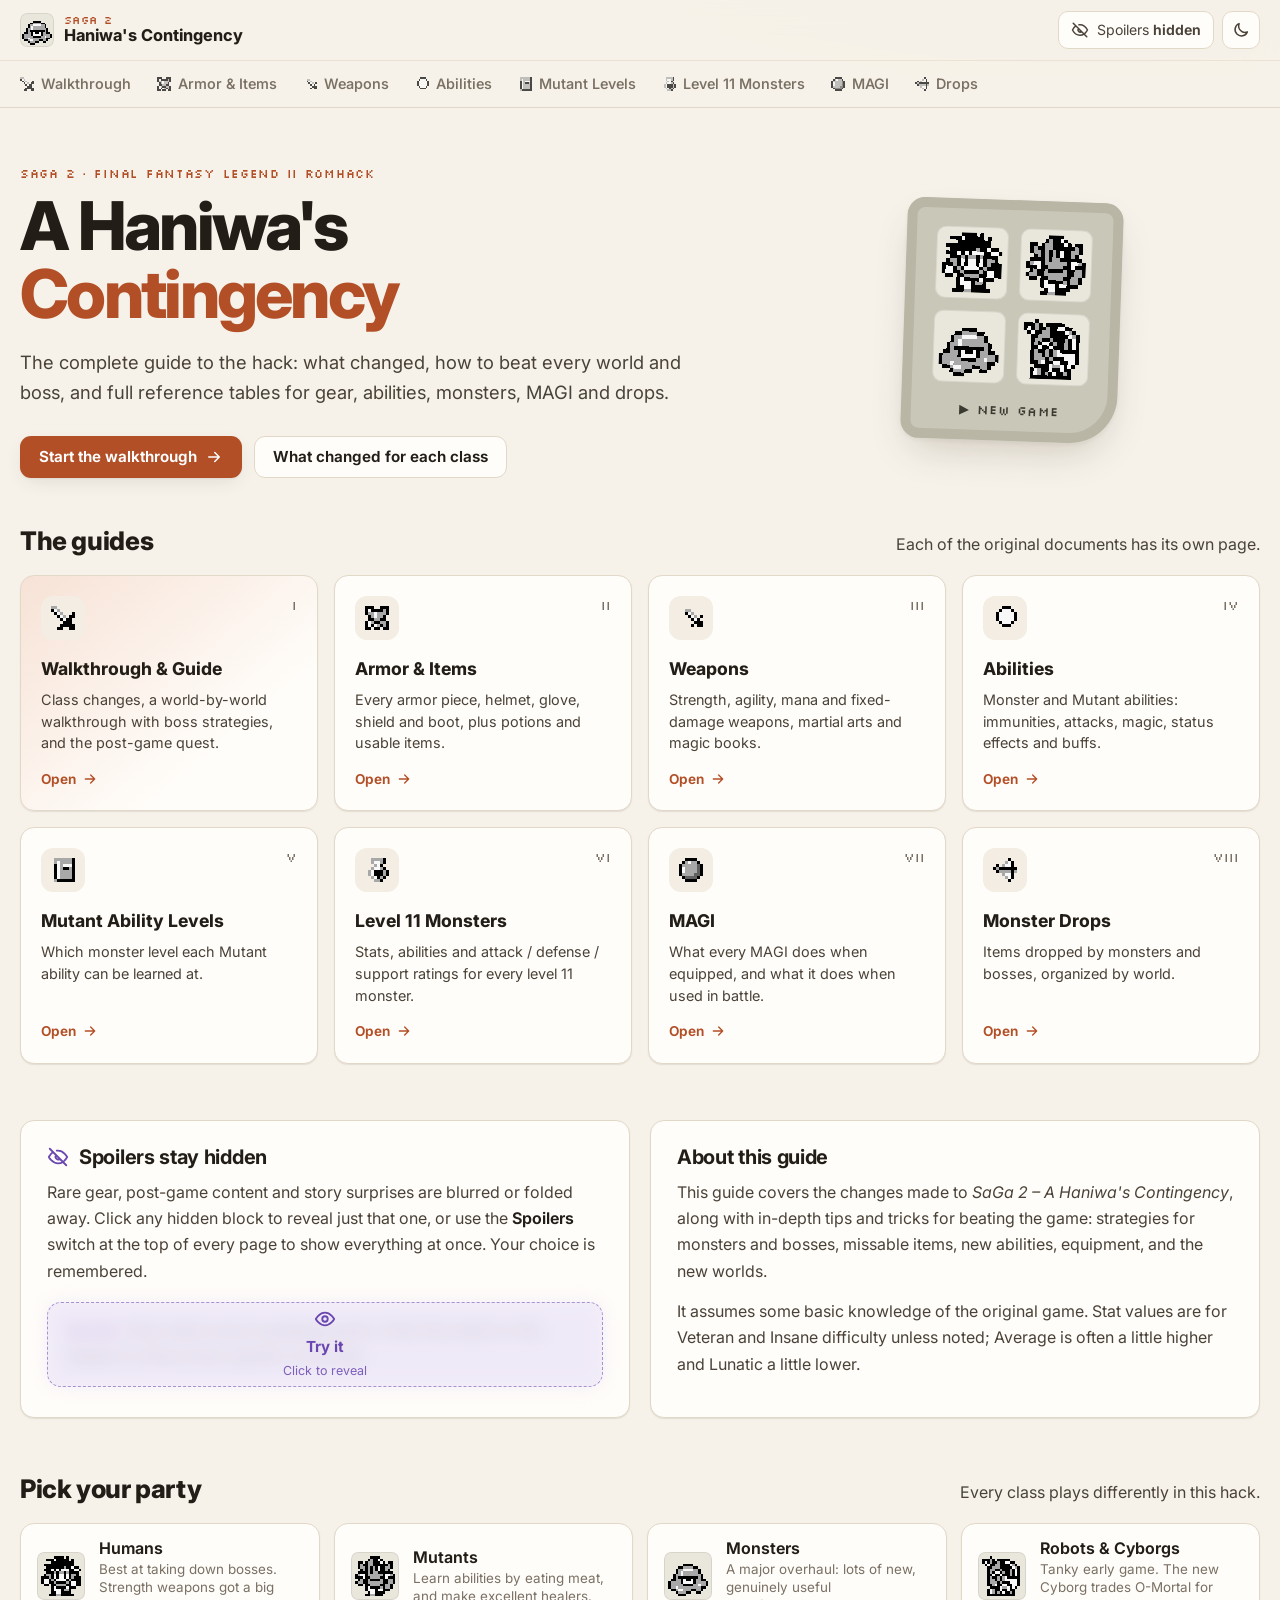
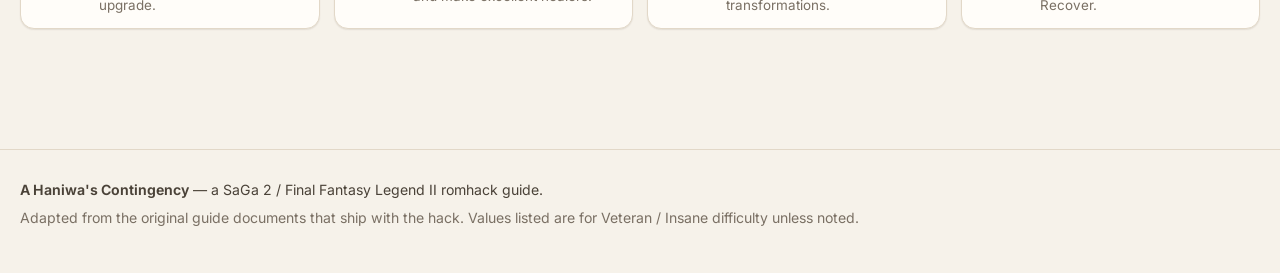
<file: index.html>
<!doctype html>
<html lang="en">
<head>
<meta charset="utf-8">
<meta name="viewport" content="width=device-width, initial-scale=1">
<title>A Haniwa's Contingency · Guide</title>
<meta name="description" content="Guide, walkthrough and reference tables for the SaGa 2 / Final Fantasy Legend II romhack A Haniwa&#x27;s Contingency.">
<meta name="color-scheme" content="light dark">
<link rel="icon" href="assets/img/sprites/monster.png">
<script>
  (function () {
    var d = document.documentElement;
    try {
      var t = localStorage.getItem('ahc-theme');
      if (t === 'light' || t === 'dark') d.setAttribute('data-theme', t);
      if (localStorage.getItem('ahc-spoilers') === 'shown') d.setAttribute('data-spoilers', 'shown');
    } catch (e) {}
  })();
</script>
<link rel="preconnect" href="https://fonts.googleapis.com">
<link rel="preconnect" href="https://fonts.gstatic.com" crossorigin>
<link rel="stylesheet" href="https://fonts.googleapis.com/css2?family=Inter:wght@400;500;600;700;800&family=Silkscreen&display=swap">
<link rel="stylesheet" href="assets/css/style.css">
</head>
<body class="page-index">
<a class="skip-link" href="#main">Skip to content</a>
<header class="topbar">
  <div class="topbar-inner">
    
    <a class="brand" href="index.html"><img class="sprite" src="assets/img/sprites/monster.png" alt="" width="32" height="32"><span class="brand-text"><span class="brand-kicker">SaGa 2</span><span class="brand-name">Haniwa's Contingency</span></span></a>
    <div class="topbar-actions">
      <button type="button" class="pill-btn" data-spoiler-toggle aria-pressed="false" title="Show or hide all spoilers">
        <span class="when-hidden"><svg viewBox="0 0 24 24" aria-hidden="true"><path d="M3 3l18 18M10.6 5.1A10.8 10.8 0 0 1 12 5c6.4 0 10 7 10 7a17.6 17.6 0 0 1-3.2 4.2M6.6 6.6C3.8 8.4 2 12 2 12s3.6 7 10 7a9.7 9.7 0 0 0 5.4-1.6M9.9 9.9a3 3 0 0 0 4.2 4.2"/></svg></span><span class="when-shown"><svg viewBox="0 0 24 24" aria-hidden="true"><path d="M2 12s3.6-7 10-7 10 7 10 7-3.6 7-10 7S2 12 2 12z"/><circle cx="12" cy="12" r="3"/></svg></span>
        <span class="pill-label">Spoilers <b class="when-hidden">hidden</b><b class="when-shown">shown</b></span>
      </button>
      <button type="button" class="icon-btn" data-theme-toggle title="Toggle light / dark mode">
        <span class="theme-icon theme-icon--moon"><svg viewBox="0 0 24 24" aria-hidden="true"><path d="M20.5 14.5A8.5 8.5 0 0 1 9.5 3.5a8.5 8.5 0 1 0 11 11z"/></svg></span><span class="theme-icon theme-icon--sun"><svg viewBox="0 0 24 24" aria-hidden="true"><circle cx="12" cy="12" r="4"/><path d="M12 2v2M12 20v2M4.9 4.9l1.4 1.4M17.7 17.7l1.4 1.4M2 12h2M20 12h2M4.9 19.1l1.4-1.4M17.7 6.3l1.4-1.4"/></svg></span>
        <span class="sr-only">Toggle light / dark mode</span>
      </button>
    </div>
  </div>
  <nav class="tabs" aria-label="Guides">
    <div class="tabs-inner">
        <a href="walkthrough.html"><img class="glyph" src="assets/img/glyphs/sword.png" alt="" width="16" height="16"><span>Walkthrough</span></a>
        <a href="armor-items.html"><img class="glyph" src="assets/img/glyphs/armor.png" alt="" width="16" height="16"><span>Armor &amp; Items</span></a>
        <a href="weapons.html"><img class="glyph" src="assets/img/glyphs/dagger.png" alt="" width="16" height="16"><span>Weapons</span></a>
        <a href="abilities.html"><img class="glyph" src="assets/img/glyphs/immune.png" alt="" width="16" height="16"><span>Abilities</span></a>
        <a href="mutant-abilities.html"><img class="glyph" src="assets/img/glyphs/book.png" alt="" width="16" height="16"><span>Mutant Levels</span></a>
        <a href="level-11-monsters.html"><img class="glyph" src="assets/img/glyphs/potion.png" alt="" width="16" height="16"><span>Level 11 Monsters</span></a>
        <a href="magi.html"><img class="glyph" src="assets/img/glyphs/magi.png" alt="" width="16" height="16"><span>MAGI</span></a>
        <a href="drops.html"><img class="glyph" src="assets/img/glyphs/bow.png" alt="" width="16" height="16"><span>Drops</span></a>
    </div>
  </nav>
</header>
<header class="hero">
  <div class="hero-inner">
    <div class="hero-copy">
      <p class="eyebrow">SaGa 2 · Final Fantasy Legend II romhack</p>
      <h1>A Haniwa's <span class="accent">Contingency</span></h1>
      <p class="lede">The complete guide to the hack: what changed, how to beat every world and boss, and full reference tables for gear, abilities, monsters, MAGI and drops.</p>
      <div class="hero-actions">
        <a class="btn btn--primary" href="walkthrough.html">Start the walkthrough <svg viewBox="0 0 24 24" aria-hidden="true"><path d="M5 12h14M13 6l6 6-6 6"/></svg></a>
        <a class="btn btn--ghost" href="walkthrough.html#class-changes">What changed for each class</a>
      </div>
    </div>
    <div class="hero-art" aria-hidden="true">
      <div class="screen">
        <div class="screen-row"><img class="sprite" src="assets/img/sprites/human.png" alt="" width="32" height="32"><img class="sprite" src="assets/img/sprites/mutant.png" alt="" width="32" height="32"></div>
        <div class="screen-row"><img class="sprite" src="assets/img/sprites/monster.png" alt="" width="32" height="32"><img class="sprite" src="assets/img/sprites/robot.png" alt="" width="32" height="32"></div>
        <p class="screen-text">▶ NEW GAME</p>
      </div>
    </div>
  </div>
</header>
<main id="main" class="content content--wide">
<section class="home-section">
  <div class="section-head">
    <h2>The guides</h2>
    <p class="muted">Each of the original documents has its own page.</p>
  </div>
  <div class="guide-grid"><a class="guide-card guide-card--feature" href="walkthrough.html"><span class="guide-icon"><img class="glyph" src="assets/img/glyphs/sword.png" alt="" width="16" height="16"></span><span class="guide-num">I</span><span class="guide-title">Walkthrough &amp; Guide</span><span class="guide-desc">Class changes, a world-by-world walkthrough with boss strategies, and the post-game quest.</span><span class="guide-go">Open <svg viewBox="0 0 24 24" aria-hidden="true"><path d="M5 12h14M13 6l6 6-6 6"/></svg></span></a><a class="guide-card" href="armor-items.html"><span class="guide-icon"><img class="glyph" src="assets/img/glyphs/armor.png" alt="" width="16" height="16"></span><span class="guide-num">II</span><span class="guide-title">Armor &amp; Items</span><span class="guide-desc">Every armor piece, helmet, glove, shield and boot, plus potions and usable items.</span><span class="guide-go">Open <svg viewBox="0 0 24 24" aria-hidden="true"><path d="M5 12h14M13 6l6 6-6 6"/></svg></span></a><a class="guide-card" href="weapons.html"><span class="guide-icon"><img class="glyph" src="assets/img/glyphs/dagger.png" alt="" width="16" height="16"></span><span class="guide-num">III</span><span class="guide-title">Weapons</span><span class="guide-desc">Strength, agility, mana and fixed-damage weapons, martial arts and magic books.</span><span class="guide-go">Open <svg viewBox="0 0 24 24" aria-hidden="true"><path d="M5 12h14M13 6l6 6-6 6"/></svg></span></a><a class="guide-card" href="abilities.html"><span class="guide-icon"><img class="glyph" src="assets/img/glyphs/immune.png" alt="" width="16" height="16"></span><span class="guide-num">IV</span><span class="guide-title">Abilities</span><span class="guide-desc">Monster and Mutant abilities: immunities, attacks, magic, status effects and buffs.</span><span class="guide-go">Open <svg viewBox="0 0 24 24" aria-hidden="true"><path d="M5 12h14M13 6l6 6-6 6"/></svg></span></a><a class="guide-card" href="mutant-abilities.html"><span class="guide-icon"><img class="glyph" src="assets/img/glyphs/book.png" alt="" width="16" height="16"></span><span class="guide-num">V</span><span class="guide-title">Mutant Ability Levels</span><span class="guide-desc">Which monster level each Mutant ability can be learned at.</span><span class="guide-go">Open <svg viewBox="0 0 24 24" aria-hidden="true"><path d="M5 12h14M13 6l6 6-6 6"/></svg></span></a><a class="guide-card" href="level-11-monsters.html"><span class="guide-icon"><img class="glyph" src="assets/img/glyphs/potion.png" alt="" width="16" height="16"></span><span class="guide-num">VI</span><span class="guide-title">Level 11 Monsters</span><span class="guide-desc">Stats, abilities and attack / defense / support ratings for every level 11 monster.</span><span class="guide-go">Open <svg viewBox="0 0 24 24" aria-hidden="true"><path d="M5 12h14M13 6l6 6-6 6"/></svg></span></a><a class="guide-card" href="magi.html"><span class="guide-icon"><img class="glyph" src="assets/img/glyphs/magi.png" alt="" width="16" height="16"></span><span class="guide-num">VII</span><span class="guide-title">MAGI</span><span class="guide-desc">What every MAGI does when equipped, and what it does when used in battle.</span><span class="guide-go">Open <svg viewBox="0 0 24 24" aria-hidden="true"><path d="M5 12h14M13 6l6 6-6 6"/></svg></span></a><a class="guide-card" href="drops.html"><span class="guide-icon"><img class="glyph" src="assets/img/glyphs/bow.png" alt="" width="16" height="16"></span><span class="guide-num">VIII</span><span class="guide-title">Monster Drops</span><span class="guide-desc">Items dropped by monsters and bosses, organized by world.</span><span class="guide-go">Open <svg viewBox="0 0 24 24" aria-hidden="true"><path d="M5 12h14M13 6l6 6-6 6"/></svg></span></a></div>
</section>

<section class="home-section home-split">
  <div class="spoiler-explainer">
    <h2><svg viewBox="0 0 24 24" aria-hidden="true"><path d="M3 3l18 18M10.6 5.1A10.8 10.8 0 0 1 12 5c6.4 0 10 7 10 7a17.6 17.6 0 0 1-3.2 4.2M6.6 6.6C3.8 8.4 2 12 2 12s3.6 7 10 7a9.7 9.7 0 0 0 5.4-1.6M9.9 9.9a3 3 0 0 0 4.2 4.2"/></svg> Spoilers stay hidden</h2>
    <p>Rare gear, post-game content and story surprises are blurred or folded away. Click any hidden block to reveal just that one, or use the <strong>Spoilers</strong> switch at the top of every page to show everything at once. Your choice is remembered.</p>
    <div class="spoiler-demo">
      <div class="spoiler spoiler--block" data-spoiler><button type="button" class="spoiler-cover" data-reveal aria-label="Reveal try it"><svg viewBox="0 0 24 24" aria-hidden="true"><path d="M2 12s3.6-7 10-7 10 7 10 7-3.6 7-10 7S2 12 2 12z"/><circle cx="12" cy="12" r="3"/></svg><span>Try it</span><small>Click to reveal</small></button><div class="spoiler-body"><div class="callout callout--spoiler"><p><strong>Spoiler:</strong> Nice, that is how revealing works. Click the switch in the header to show every spoiler on the site.</p></div></div></div>
    </div>
  </div>
  <div class="about-guide">
    <h2>About this guide</h2>
    <p>This guide covers the changes made to <em>SaGa 2 – A Haniwa's Contingency</em>, along with in-depth tips and tricks for beating the game: strategies for monsters and bosses, missable items, new abilities, equipment, and the new worlds.</p>
    <p class="muted">It assumes some basic knowledge of the original game. Stat values are for Veteran and Insane difficulty unless noted; Average is often a little higher and Lunatic a little lower.</p>
  </div>
</section>

<section class="home-section">
  <div class="section-head">
    <h2>Pick your party</h2>
    <p class="muted">Every class plays differently in this hack.</p>
  </div>
  <div class="class-row"><a class="class-pill class-pill--human" href="walkthrough.html#class-changes"><img class="sprite" src="assets/img/sprites/human.png" alt="" width="32" height="32"><span><strong>Humans</strong><small>Best at taking down bosses. Strength weapons got a big upgrade.</small></span></a><a class="class-pill class-pill--mutant" href="walkthrough.html#class-changes"><img class="sprite" src="assets/img/sprites/mutant.png" alt="" width="32" height="32"><span><strong>Mutants</strong><small>Learn abilities by eating meat, and make excellent healers.</small></span></a><a class="class-pill class-pill--monster" href="walkthrough.html#class-changes"><img class="sprite" src="assets/img/sprites/monster.png" alt="" width="32" height="32"><span><strong>Monsters</strong><small>A major overhaul: lots of new, genuinely useful transformations.</small></span></a><a class="class-pill class-pill--robot" href="walkthrough.html#class-changes"><img class="sprite" src="assets/img/sprites/robot.png" alt="" width="32" height="32"><span><strong>Robots &amp; Cyborgs</strong><small>Tanky early game. The new Cyborg trades O-Mortal for Recover.</small></span></a></div>
</section>
</main>
<footer class="site-footer">
  <div class="footer-inner">
    <p><strong>A Haniwa's Contingency</strong> — a SaGa 2 / Final Fantasy Legend II romhack guide.</p>
    <p class="muted">Adapted from the original guide documents that ship with the hack. Values listed are for Veteran / Insane difficulty unless noted.</p>
  </div>
</footer>
<button type="button" class="to-top" data-to-top title="Back to top"><svg viewBox="0 0 24 24" aria-hidden="true"><path d="M6 15l6-6 6 6"/></svg><span class="sr-only">Back to top</span></button>
<div class="toc-scrim" data-toc-scrim hidden></div>
<script src="assets/js/site.js"></script>
</body>
</html>
</file>
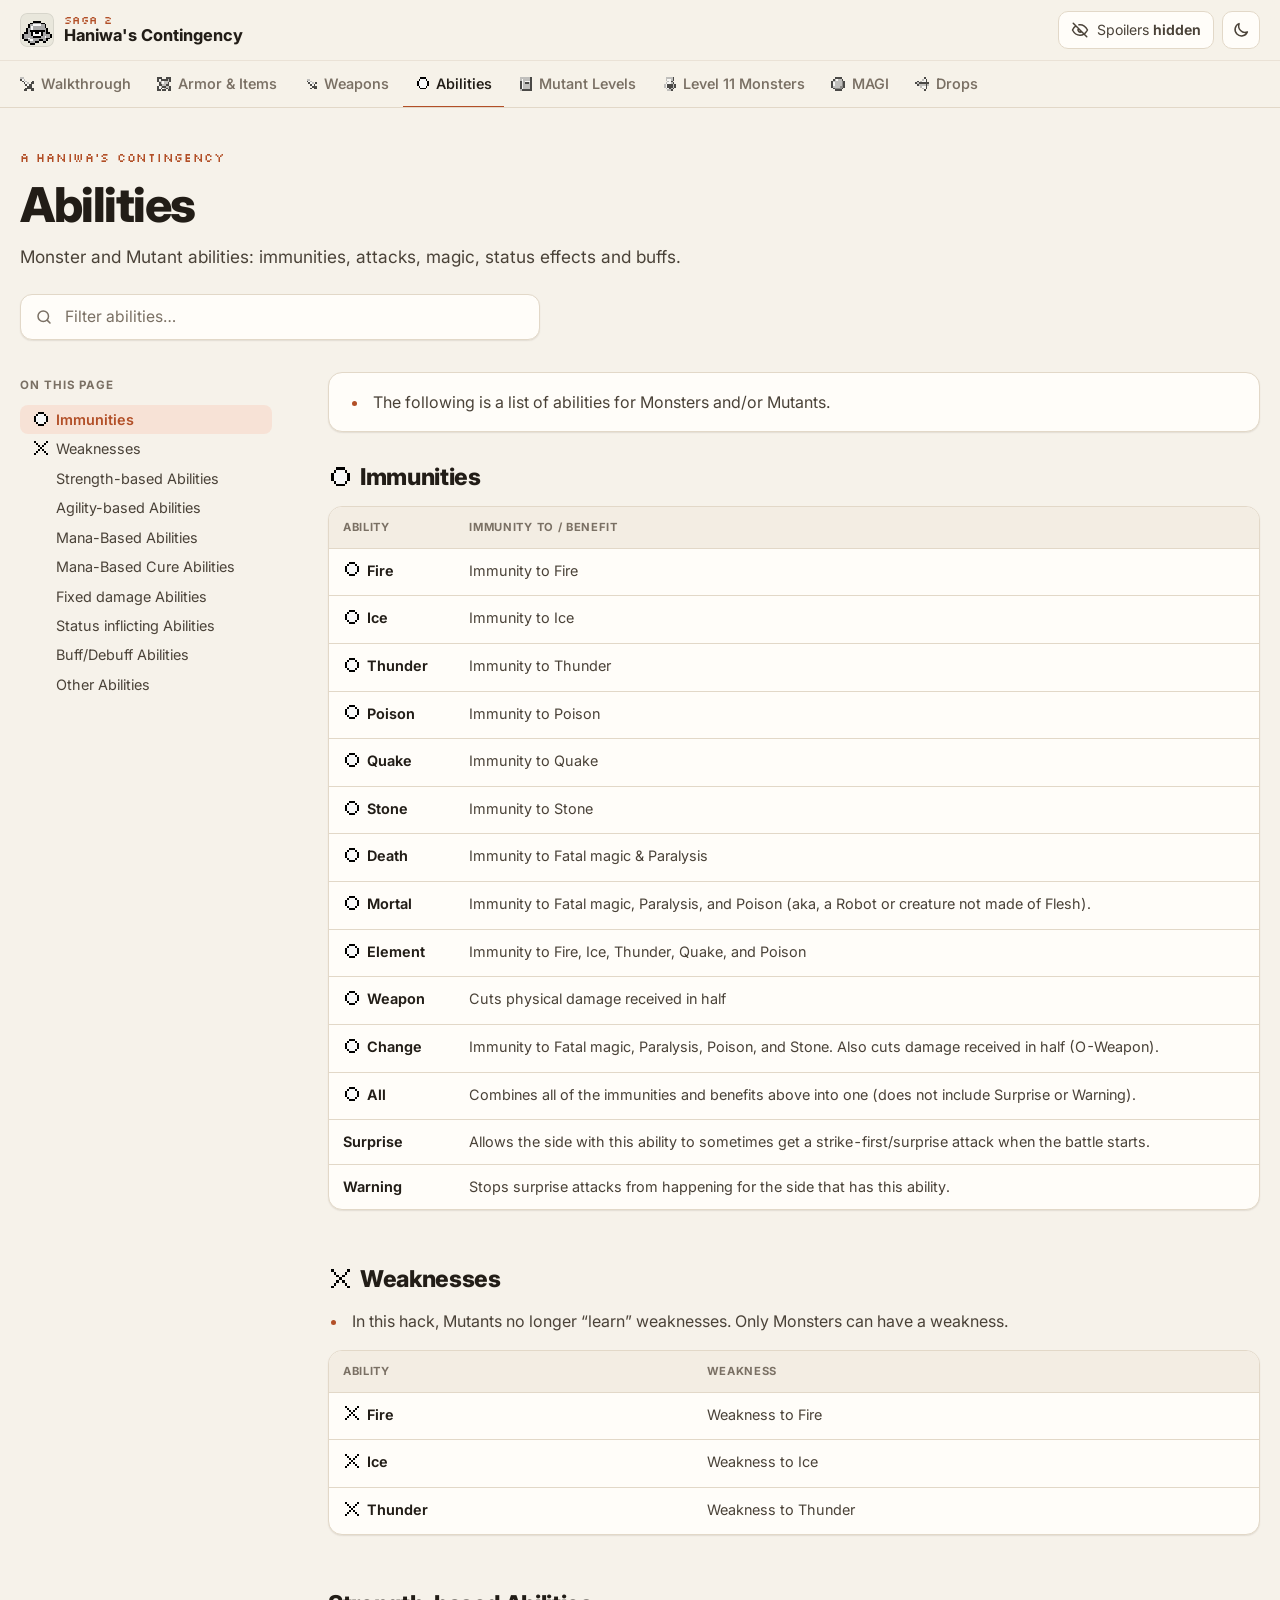
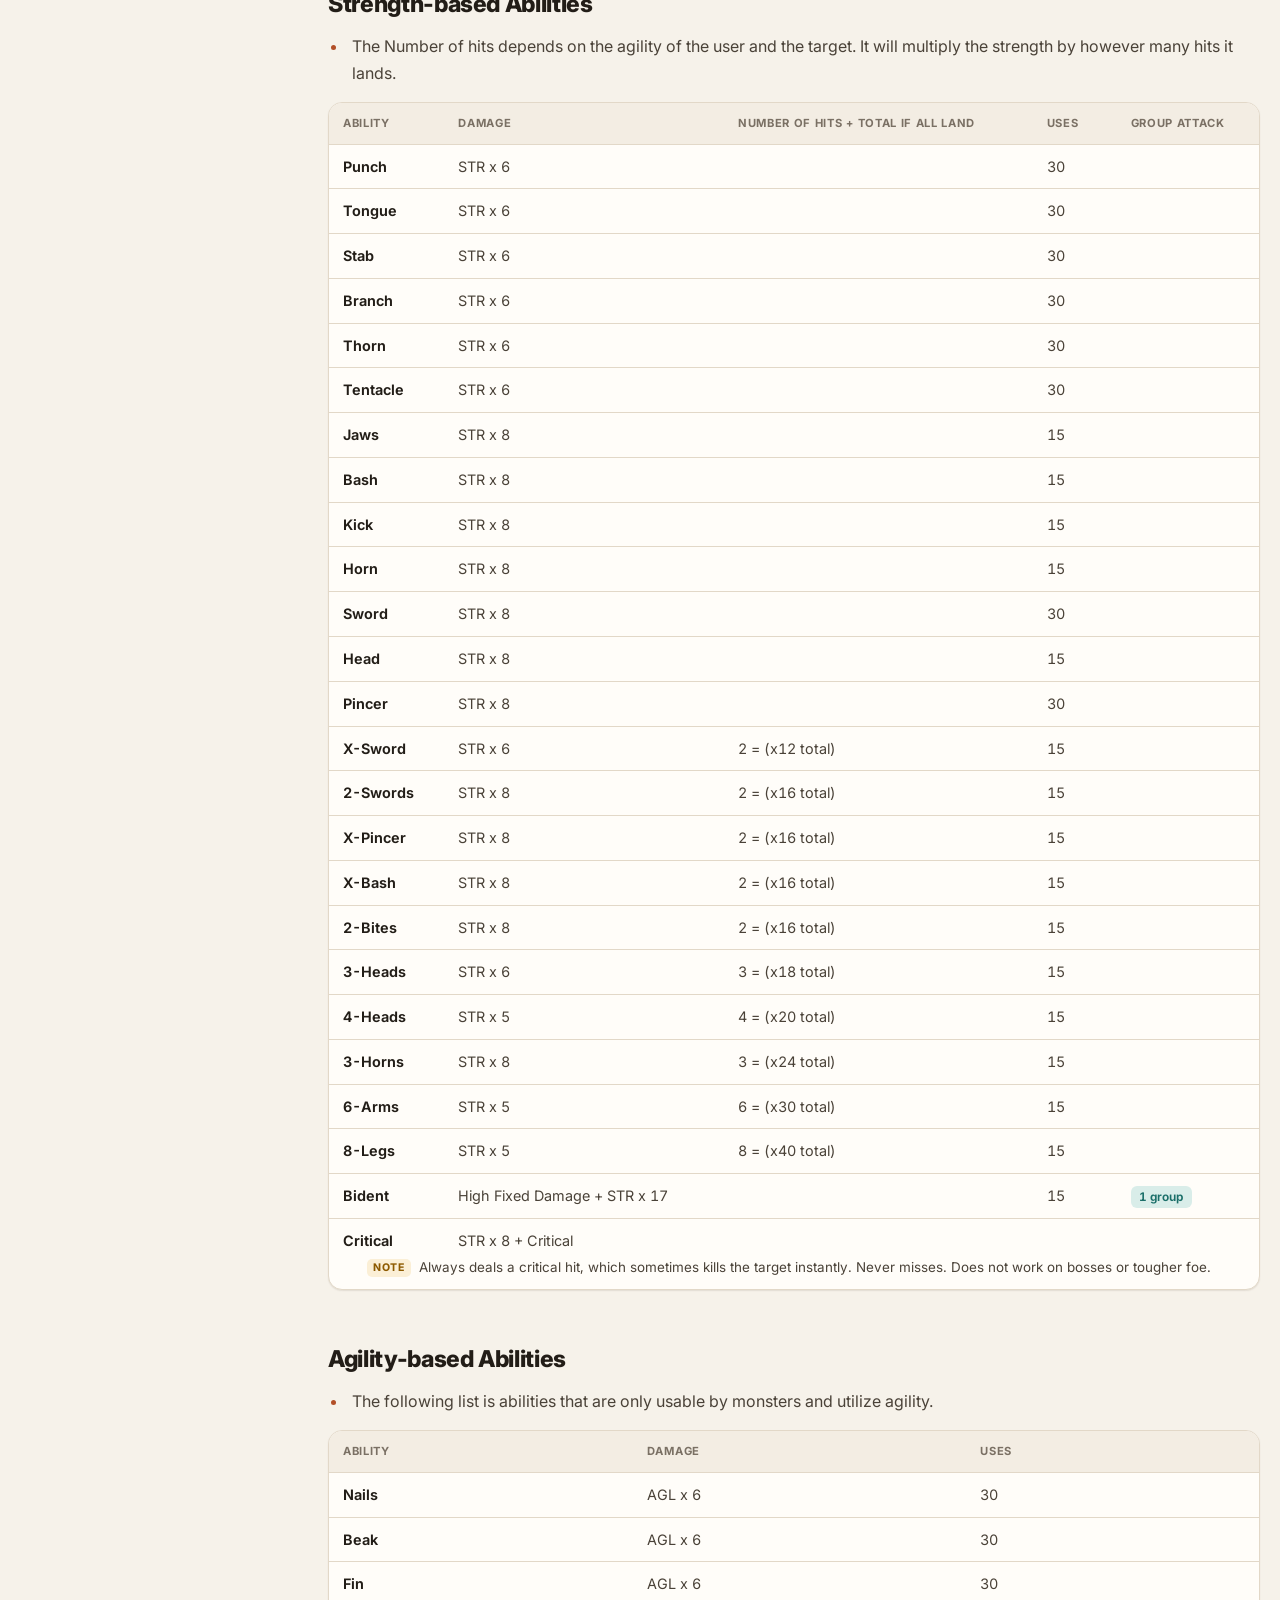
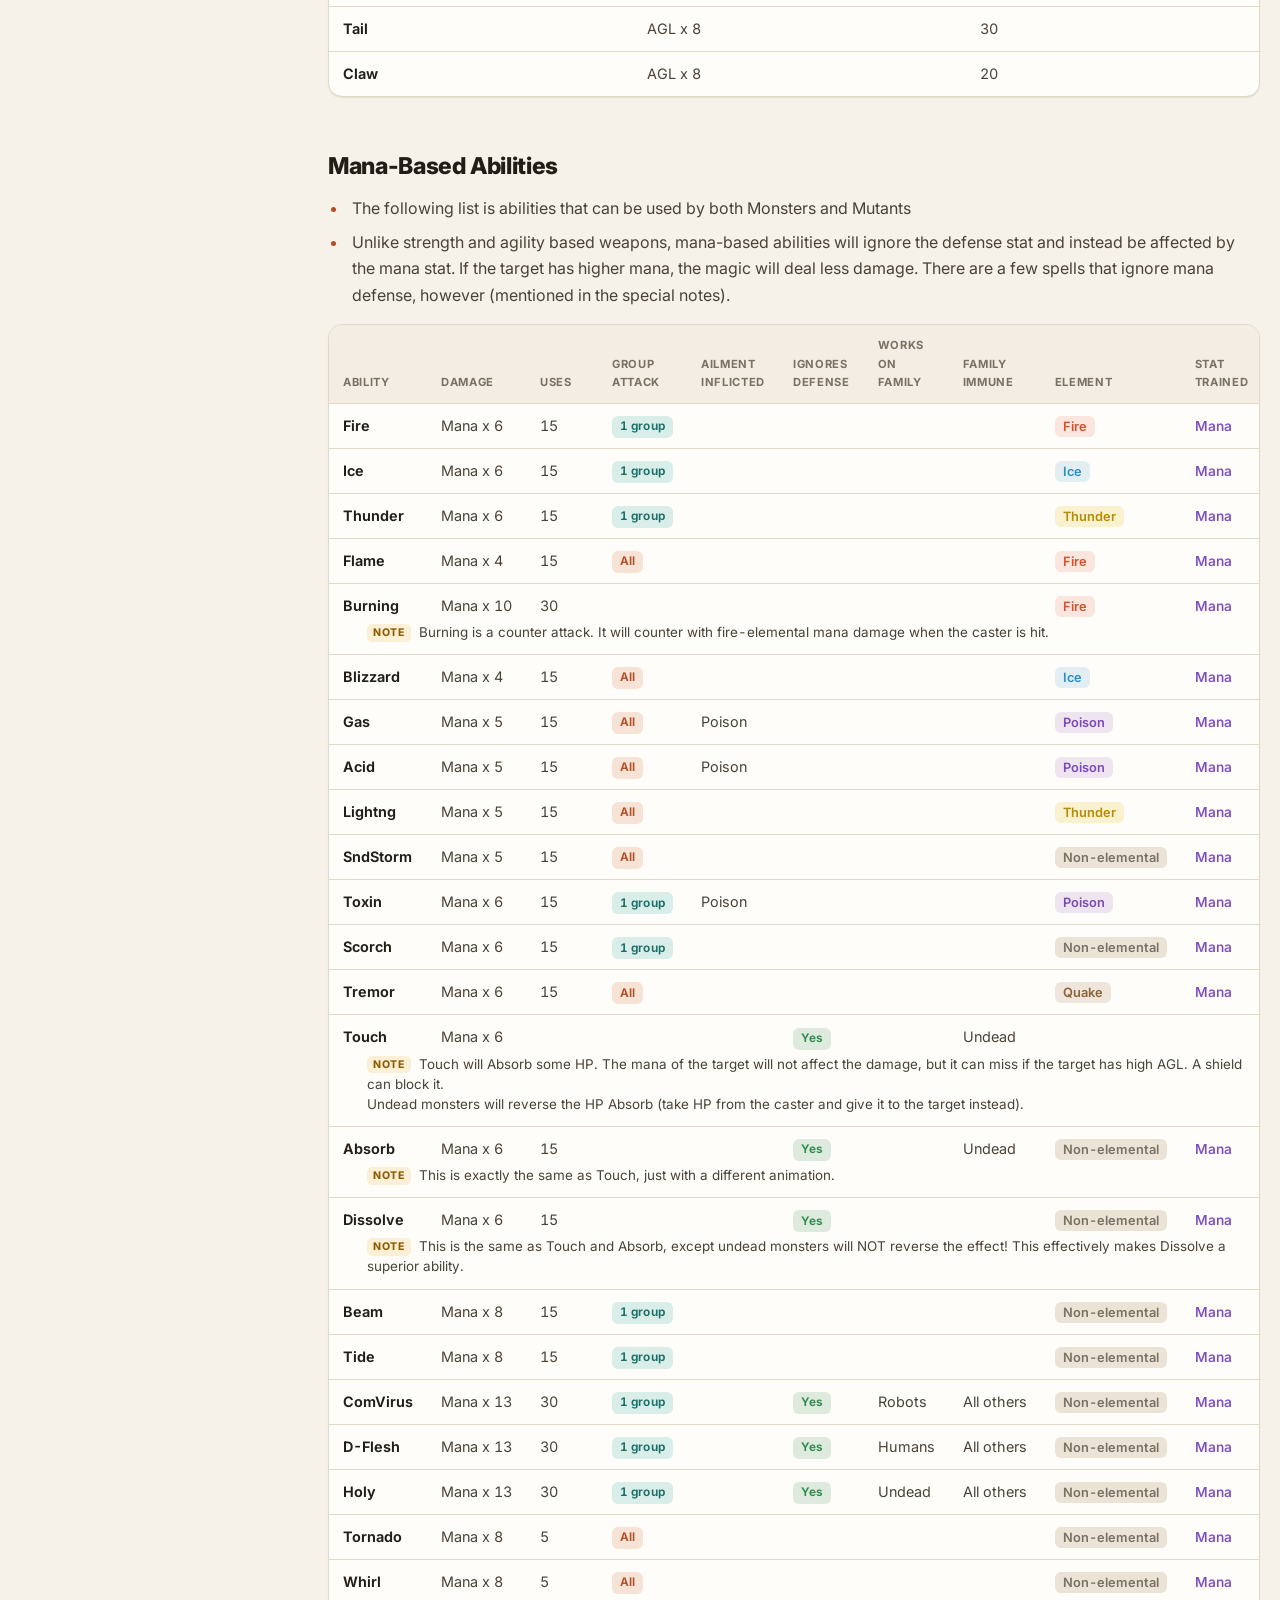
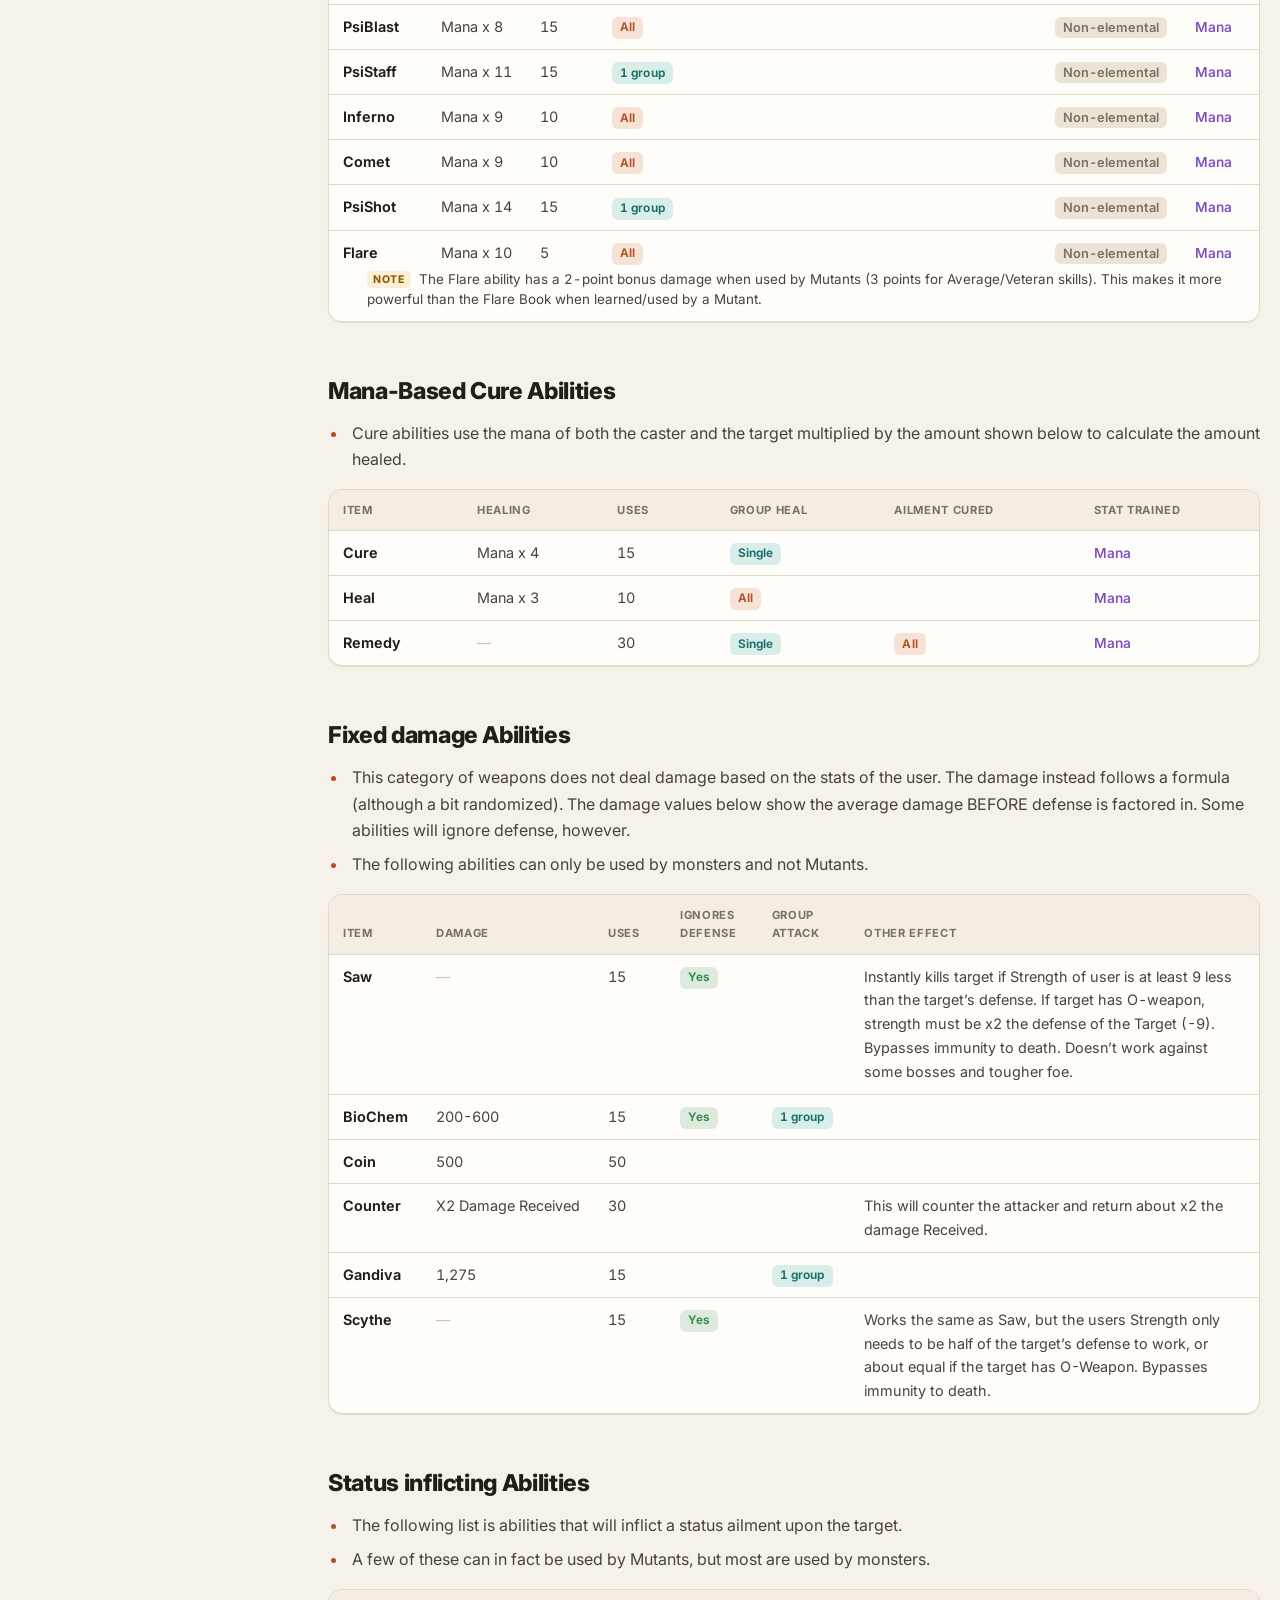
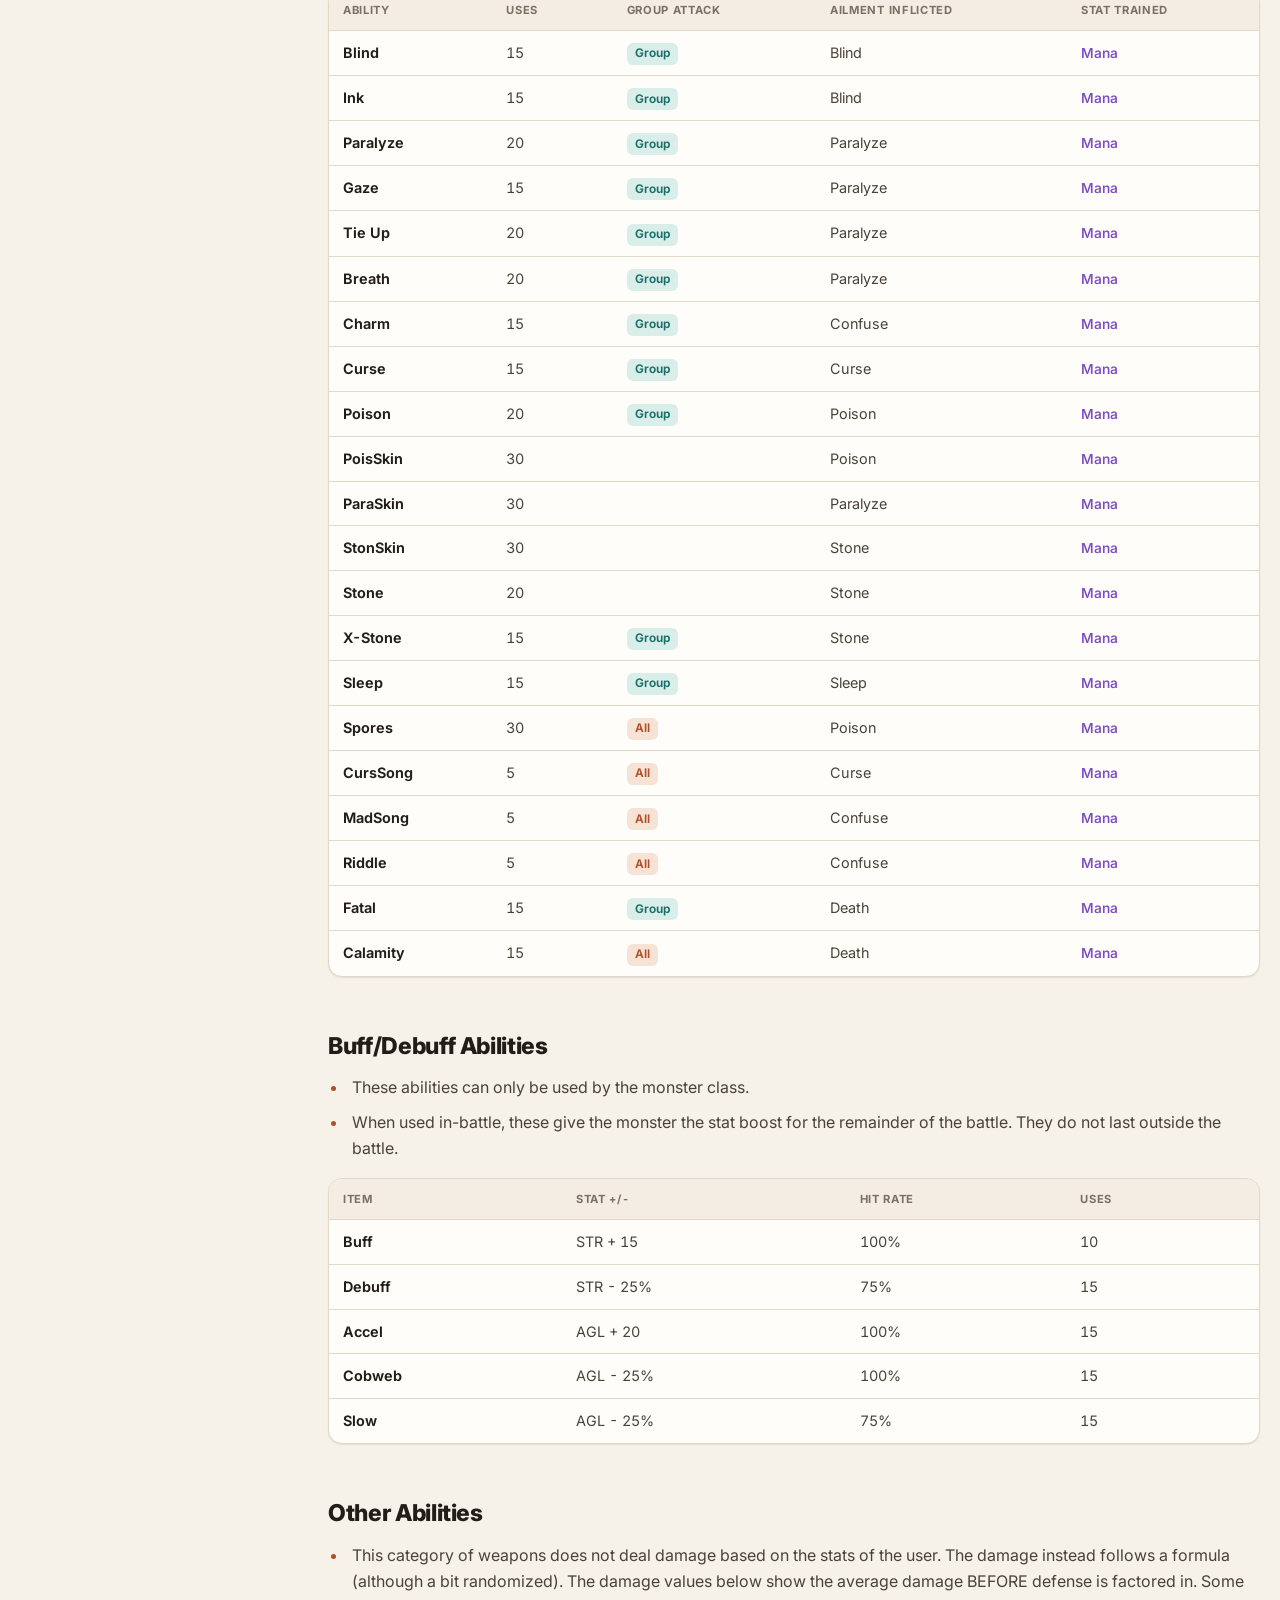
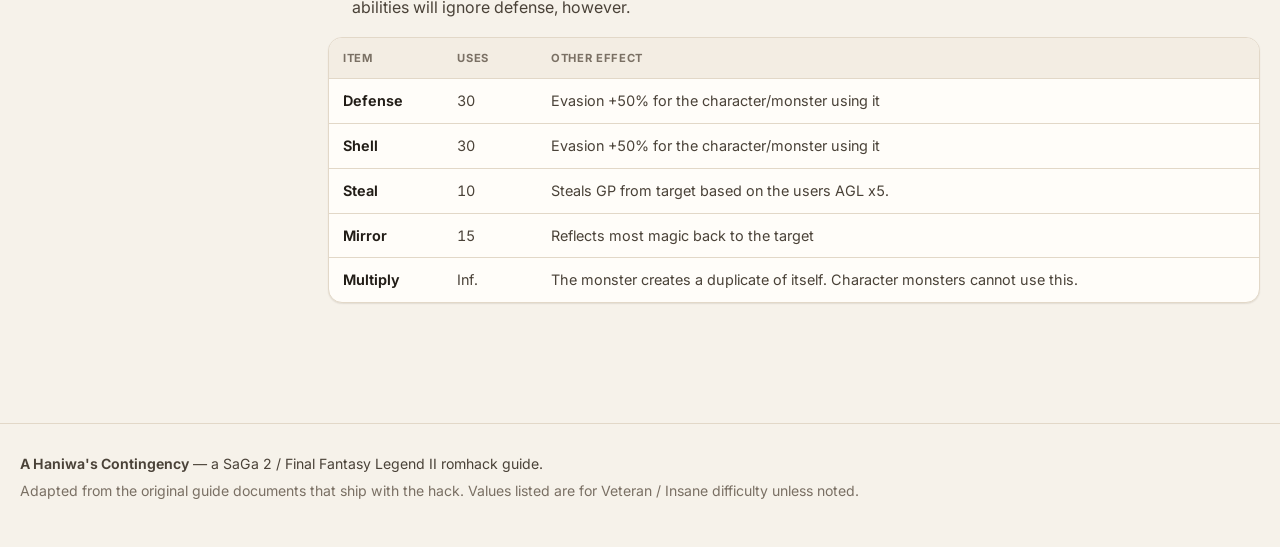
<file: abilities.html>
<!doctype html>
<html lang="en">
<head>
<meta charset="utf-8">
<meta name="viewport" content="width=device-width, initial-scale=1">
<title>Abilities · A Haniwa's Contingency</title>
<meta name="description" content="Monster and Mutant abilities: immunities, attacks, magic, status effects and buffs.">
<meta name="color-scheme" content="light dark">
<link rel="icon" href="assets/img/sprites/monster.png">
<script>
  (function () {
    var d = document.documentElement;
    try {
      var t = localStorage.getItem('ahc-theme');
      if (t === 'light' || t === 'dark') d.setAttribute('data-theme', t);
      if (localStorage.getItem('ahc-spoilers') === 'shown') d.setAttribute('data-spoilers', 'shown');
    } catch (e) {}
  })();
</script>
<link rel="preconnect" href="https://fonts.googleapis.com">
<link rel="preconnect" href="https://fonts.gstatic.com" crossorigin>
<link rel="stylesheet" href="https://fonts.googleapis.com/css2?family=Inter:wght@400;500;600;700;800&family=Silkscreen&display=swap">
<link rel="stylesheet" href="assets/css/style.css">
</head>
<body class="page-abilities">
<a class="skip-link" href="#main">Skip to content</a>
<header class="topbar">
  <div class="topbar-inner">
    <button type="button" class="icon-btn toc-toggle" data-toc-toggle aria-controls="toc" aria-expanded="false" title="Contents"><svg viewBox="0 0 24 24" aria-hidden="true"><path d="M4 7h16M4 12h16M4 17h16"/></svg><span class="sr-only">Contents</span></button>
    <a class="brand" href="index.html"><img class="sprite" src="assets/img/sprites/monster.png" alt="" width="32" height="32"><span class="brand-text"><span class="brand-kicker">SaGa 2</span><span class="brand-name">Haniwa's Contingency</span></span></a>
    <div class="topbar-actions">
      <button type="button" class="pill-btn" data-spoiler-toggle aria-pressed="false" title="Show or hide all spoilers">
        <span class="when-hidden"><svg viewBox="0 0 24 24" aria-hidden="true"><path d="M3 3l18 18M10.6 5.1A10.8 10.8 0 0 1 12 5c6.4 0 10 7 10 7a17.6 17.6 0 0 1-3.2 4.2M6.6 6.6C3.8 8.4 2 12 2 12s3.6 7 10 7a9.7 9.7 0 0 0 5.4-1.6M9.9 9.9a3 3 0 0 0 4.2 4.2"/></svg></span><span class="when-shown"><svg viewBox="0 0 24 24" aria-hidden="true"><path d="M2 12s3.6-7 10-7 10 7 10 7-3.6 7-10 7S2 12 2 12z"/><circle cx="12" cy="12" r="3"/></svg></span>
        <span class="pill-label">Spoilers <b class="when-hidden">hidden</b><b class="when-shown">shown</b></span>
      </button>
      <button type="button" class="icon-btn" data-theme-toggle title="Toggle light / dark mode">
        <span class="theme-icon theme-icon--moon"><svg viewBox="0 0 24 24" aria-hidden="true"><path d="M20.5 14.5A8.5 8.5 0 0 1 9.5 3.5a8.5 8.5 0 1 0 11 11z"/></svg></span><span class="theme-icon theme-icon--sun"><svg viewBox="0 0 24 24" aria-hidden="true"><circle cx="12" cy="12" r="4"/><path d="M12 2v2M12 20v2M4.9 4.9l1.4 1.4M17.7 17.7l1.4 1.4M2 12h2M20 12h2M4.9 19.1l1.4-1.4M17.7 6.3l1.4-1.4"/></svg></span>
        <span class="sr-only">Toggle light / dark mode</span>
      </button>
    </div>
  </div>
  <nav class="tabs" aria-label="Guides">
    <div class="tabs-inner">
        <a href="walkthrough.html"><img class="glyph" src="assets/img/glyphs/sword.png" alt="" width="16" height="16"><span>Walkthrough</span></a>
        <a href="armor-items.html"><img class="glyph" src="assets/img/glyphs/armor.png" alt="" width="16" height="16"><span>Armor &amp; Items</span></a>
        <a href="weapons.html"><img class="glyph" src="assets/img/glyphs/dagger.png" alt="" width="16" height="16"><span>Weapons</span></a>
        <a href="abilities.html" aria-current="page"><img class="glyph" src="assets/img/glyphs/immune.png" alt="" width="16" height="16"><span>Abilities</span></a>
        <a href="mutant-abilities.html"><img class="glyph" src="assets/img/glyphs/book.png" alt="" width="16" height="16"><span>Mutant Levels</span></a>
        <a href="level-11-monsters.html"><img class="glyph" src="assets/img/glyphs/potion.png" alt="" width="16" height="16"><span>Level 11 Monsters</span></a>
        <a href="magi.html"><img class="glyph" src="assets/img/glyphs/magi.png" alt="" width="16" height="16"><span>MAGI</span></a>
        <a href="drops.html"><img class="glyph" src="assets/img/glyphs/bow.png" alt="" width="16" height="16"><span>Drops</span></a>
    </div>
  </nav>
</header>
<header class="page-head"><div class="page-head-inner"><p class="eyebrow">A Haniwa's Contingency</p><h1>Abilities</h1><p class=lede>Monster and Mutant abilities: immunities, attacks, magic, status effects and buffs.</p><label class="filter"><svg viewBox="0 0 24 24" aria-hidden="true"><circle cx="11" cy="11" r="7"/><path d="M20 20l-3.5-3.5"/></svg><input type="search" data-filter placeholder="Filter abilities…" autocomplete="off" aria-label="Filter abilities…"><span class="filter-count" data-filter-count></span></label></div></header>
<div class="layout"><aside class="toc" id="toc" aria-label="On this page"><div class="toc-inner"><p class="toc-title">On this page</p><ol class="toc-list toc-list--flat"><li class="toc-l2"><a href="#immunities"><img class="glyph" src="assets/img/glyphs/immune.png" alt="" width="16" height="16"><span>Immunities</span></a></li><li class="toc-l2"><a href="#weaknesses"><img class="glyph" src="assets/img/glyphs/weak.png" alt="" width="16" height="16"><span>Weaknesses</span></a></li><li class="toc-l2"><a href="#strength-based-abilities"><span class="glyph-space"></span><span>Strength-based Abilities</span></a></li><li class="toc-l2"><a href="#agility-based-abilities"><span class="glyph-space"></span><span>Agility-based Abilities</span></a></li><li class="toc-l2"><a href="#mana-based-abilities"><span class="glyph-space"></span><span>Mana-Based Abilities</span></a></li><li class="toc-l2"><a href="#mana-based-cure-abilities"><span class="glyph-space"></span><span>Mana-Based Cure Abilities</span></a></li><li class="toc-l2"><a href="#fixed-damage-abilities"><span class="glyph-space"></span><span>Fixed damage Abilities</span></a></li><li class="toc-l2"><a href="#status-inflicting-abilities"><span class="glyph-space"></span><span>Status inflicting Abilities</span></a></li><li class="toc-l2"><a href="#buff-debuff-abilities"><span class="glyph-space"></span><span>Buff/Debuff Abilities</span></a></li><li class="toc-l2"><a href="#other-abilities"><span class="glyph-space"></span><span>Other Abilities</span></a></li></ol></div></aside><main id="main" class="content"><div class="page-note"><ul class="intro-list"><li>The following is a list of abilities for Monsters and/or Mutants.</li></ul></div><section class="doc-section ref-section" id="immunities"><h2 class="ref-title"><img class="glyph" src="assets/img/glyphs/immune.png" alt="" width="16" height="16"><span>Immunities</span></h2><div class="table-wrap" data-filter-scope><table class="data-table data-table--stack cols-2"><caption class="sr-only">Immunities</caption><thead><tr><th scope="col">Ability</th><th scope="col" class="col-wide">Immunity to / Benefit</th></tr></thead><tbody data-filter-group><tr><th scope="row"><span class="item-name"><img class="glyph" src="assets/img/glyphs/immune.png" alt="" width="16" height="16"><span class="sr-only">O-</span>Fire</span></th><td data-label="Immunity to / Benefit" class="col-wide"><div class="cell">Immunity to Fire</div></td></tr></tbody><tbody data-filter-group><tr><th scope="row"><span class="item-name"><img class="glyph" src="assets/img/glyphs/immune.png" alt="" width="16" height="16"><span class="sr-only">O-</span>Ice</span></th><td data-label="Immunity to / Benefit" class="col-wide"><div class="cell">Immunity to Ice</div></td></tr></tbody><tbody data-filter-group><tr><th scope="row"><span class="item-name"><img class="glyph" src="assets/img/glyphs/immune.png" alt="" width="16" height="16"><span class="sr-only">O-</span>Thunder</span></th><td data-label="Immunity to / Benefit" class="col-wide"><div class="cell">Immunity to Thunder</div></td></tr></tbody><tbody data-filter-group><tr><th scope="row"><span class="item-name"><img class="glyph" src="assets/img/glyphs/immune.png" alt="" width="16" height="16"><span class="sr-only">O-</span>Poison</span></th><td data-label="Immunity to / Benefit" class="col-wide"><div class="cell">Immunity to Poison</div></td></tr></tbody><tbody data-filter-group><tr><th scope="row"><span class="item-name"><img class="glyph" src="assets/img/glyphs/immune.png" alt="" width="16" height="16"><span class="sr-only">O-</span>Quake</span></th><td data-label="Immunity to / Benefit" class="col-wide"><div class="cell">Immunity to Quake</div></td></tr></tbody><tbody data-filter-group><tr><th scope="row"><span class="item-name"><img class="glyph" src="assets/img/glyphs/immune.png" alt="" width="16" height="16"><span class="sr-only">O-</span>Stone</span></th><td data-label="Immunity to / Benefit" class="col-wide"><div class="cell">Immunity to Stone</div></td></tr></tbody><tbody data-filter-group><tr><th scope="row"><span class="item-name"><img class="glyph" src="assets/img/glyphs/immune.png" alt="" width="16" height="16"><span class="sr-only">O-</span>Death</span></th><td data-label="Immunity to / Benefit" class="col-wide"><div class="cell">Immunity to Fatal magic &amp; Paralysis</div></td></tr></tbody><tbody data-filter-group><tr><th scope="row"><span class="item-name"><img class="glyph" src="assets/img/glyphs/immune.png" alt="" width="16" height="16"><span class="sr-only">O-</span>Mortal</span></th><td data-label="Immunity to / Benefit" class="col-wide"><div class="cell">Immunity to Fatal magic, Paralysis, and Poison (aka, a Robot or creature not made of Flesh).</div></td></tr></tbody><tbody data-filter-group><tr><th scope="row"><span class="item-name"><img class="glyph" src="assets/img/glyphs/immune.png" alt="" width="16" height="16"><span class="sr-only">O-</span>Element</span></th><td data-label="Immunity to / Benefit" class="col-wide"><div class="cell">Immunity to Fire, Ice, Thunder, Quake, and Poison</div></td></tr></tbody><tbody data-filter-group><tr><th scope="row"><span class="item-name"><img class="glyph" src="assets/img/glyphs/immune.png" alt="" width="16" height="16"><span class="sr-only">O-</span>Weapon</span></th><td data-label="Immunity to / Benefit" class="col-wide"><div class="cell">Cuts physical damage received in half</div></td></tr></tbody><tbody data-filter-group><tr><th scope="row"><span class="item-name"><img class="glyph" src="assets/img/glyphs/immune.png" alt="" width="16" height="16"><span class="sr-only">O-</span>Change</span></th><td data-label="Immunity to / Benefit" class="col-wide"><div class="cell">Immunity to Fatal magic, Paralysis, Poison, and Stone. Also cuts damage received in half (O-Weapon).</div></td></tr></tbody><tbody data-filter-group><tr><th scope="row"><span class="item-name"><img class="glyph" src="assets/img/glyphs/immune.png" alt="" width="16" height="16"><span class="sr-only">O-</span>All</span></th><td data-label="Immunity to / Benefit" class="col-wide"><div class="cell">Combines all of the immunities and benefits above into one (does not include Surprise or Warning).</div></td></tr></tbody><tbody data-filter-group><tr><th scope="row"><span class="item-name">Surprise</span></th><td data-label="Immunity to / Benefit" class="col-wide"><div class="cell">Allows the side with this ability to sometimes get a strike-first/surprise attack when the battle starts.</div></td></tr></tbody><tbody data-filter-group><tr><th scope="row"><span class="item-name">Warning</span></th><td data-label="Immunity to / Benefit" class="col-wide"><div class="cell">Stops surprise attacks from happening for the side that has this ability.</div></td></tr></tbody></table></div></section><section class="doc-section ref-section" id="weaknesses"><h2 class="ref-title"><img class="glyph" src="assets/img/glyphs/weak.png" alt="" width="16" height="16"><span>Weaknesses</span></h2><ul class="intro-list"><li>In this hack, Mutants no longer “learn” weaknesses. Only Monsters can have a weakness.</li></ul><div class="table-wrap" data-filter-scope><table class="data-table data-table--stack cols-2"><caption class="sr-only">Weaknesses</caption><thead><tr><th scope="col">Ability</th><th scope="col">Weakness</th></tr></thead><tbody data-filter-group><tr><th scope="row"><span class="item-name"><img class="glyph" src="assets/img/glyphs/weak.png" alt="" width="16" height="16"><span class="sr-only">X-</span>Fire</span></th><td data-label="Weakness"><div class="cell">Weakness to Fire</div></td></tr></tbody><tbody data-filter-group><tr><th scope="row"><span class="item-name"><img class="glyph" src="assets/img/glyphs/weak.png" alt="" width="16" height="16"><span class="sr-only">X-</span>Ice</span></th><td data-label="Weakness"><div class="cell">Weakness to Ice</div></td></tr></tbody><tbody data-filter-group><tr><th scope="row"><span class="item-name"><img class="glyph" src="assets/img/glyphs/weak.png" alt="" width="16" height="16"><span class="sr-only">X-</span>Thunder</span></th><td data-label="Weakness"><div class="cell">Weakness to Thunder</div></td></tr></tbody></table></div></section><section class="doc-section ref-section" id="strength-based-abilities"><h2 class="ref-title"><span>Strength-based Abilities</span></h2><ul class="intro-list"><li>The Number of hits depends on the agility of the user and the target. It will multiply the strength by however many hits it lands.</li></ul><div class="table-wrap" data-filter-scope><table class="data-table data-table--stack cols-5"><caption class="sr-only">Strength-based Abilities</caption><thead><tr><th scope="col">Ability</th><th scope="col" class="col-wide">Damage</th><th scope="col">Number Of Hits + total if all land</th><th scope="col">Uses</th><th scope="col">Group Attack</th></tr></thead><tbody data-filter-group><tr><th scope="row"><span class="item-name">Punch</span></th><td data-label="Damage" class="col-wide"><div class="cell">STR x 6</div></td><td data-label="Number Of Hits + total if all land"></td><td data-label="Uses"><div class="cell">30</div></td><td data-label="Group Attack"></td></tr></tbody><tbody data-filter-group><tr><th scope="row"><span class="item-name">Tongue</span></th><td data-label="Damage" class="col-wide"><div class="cell">STR x 6</div></td><td data-label="Number Of Hits + total if all land"></td><td data-label="Uses"><div class="cell">30</div></td><td data-label="Group Attack"></td></tr></tbody><tbody data-filter-group><tr><th scope="row"><span class="item-name">Stab</span></th><td data-label="Damage" class="col-wide"><div class="cell">STR x 6</div></td><td data-label="Number Of Hits + total if all land"></td><td data-label="Uses"><div class="cell">30</div></td><td data-label="Group Attack"></td></tr></tbody><tbody data-filter-group><tr><th scope="row"><span class="item-name">Branch</span></th><td data-label="Damage" class="col-wide"><div class="cell">STR x 6</div></td><td data-label="Number Of Hits + total if all land"></td><td data-label="Uses"><div class="cell">30</div></td><td data-label="Group Attack"></td></tr></tbody><tbody data-filter-group><tr><th scope="row"><span class="item-name">Thorn</span></th><td data-label="Damage" class="col-wide"><div class="cell">STR x 6</div></td><td data-label="Number Of Hits + total if all land"></td><td data-label="Uses"><div class="cell">30</div></td><td data-label="Group Attack"></td></tr></tbody><tbody data-filter-group><tr><th scope="row"><span class="item-name">Tentacle</span></th><td data-label="Damage" class="col-wide"><div class="cell">STR x 6</div></td><td data-label="Number Of Hits + total if all land"></td><td data-label="Uses"><div class="cell">30</div></td><td data-label="Group Attack"></td></tr></tbody><tbody data-filter-group><tr><th scope="row"><span class="item-name">Jaws</span></th><td data-label="Damage" class="col-wide"><div class="cell">STR x 8</div></td><td data-label="Number Of Hits + total if all land"></td><td data-label="Uses"><div class="cell">15</div></td><td data-label="Group Attack"></td></tr></tbody><tbody data-filter-group><tr><th scope="row"><span class="item-name">Bash</span></th><td data-label="Damage" class="col-wide"><div class="cell">STR x 8</div></td><td data-label="Number Of Hits + total if all land"></td><td data-label="Uses"><div class="cell">15</div></td><td data-label="Group Attack"></td></tr></tbody><tbody data-filter-group><tr><th scope="row"><span class="item-name">Kick</span></th><td data-label="Damage" class="col-wide"><div class="cell">STR x 8</div></td><td data-label="Number Of Hits + total if all land"></td><td data-label="Uses"><div class="cell">15</div></td><td data-label="Group Attack"></td></tr></tbody><tbody data-filter-group><tr><th scope="row"><span class="item-name">Horn</span></th><td data-label="Damage" class="col-wide"><div class="cell">STR x 8</div></td><td data-label="Number Of Hits + total if all land"></td><td data-label="Uses"><div class="cell">15</div></td><td data-label="Group Attack"></td></tr></tbody><tbody data-filter-group><tr><th scope="row"><span class="item-name">Sword</span></th><td data-label="Damage" class="col-wide"><div class="cell">STR x 8</div></td><td data-label="Number Of Hits + total if all land"></td><td data-label="Uses"><div class="cell">30</div></td><td data-label="Group Attack"></td></tr></tbody><tbody data-filter-group><tr><th scope="row"><span class="item-name">Head</span></th><td data-label="Damage" class="col-wide"><div class="cell">STR x 8</div></td><td data-label="Number Of Hits + total if all land"></td><td data-label="Uses"><div class="cell">15</div></td><td data-label="Group Attack"></td></tr></tbody><tbody data-filter-group><tr><th scope="row"><span class="item-name">Pincer</span></th><td data-label="Damage" class="col-wide"><div class="cell">STR x 8</div></td><td data-label="Number Of Hits + total if all land"></td><td data-label="Uses"><div class="cell">30</div></td><td data-label="Group Attack"></td></tr></tbody><tbody data-filter-group><tr><th scope="row"><span class="item-name">X-Sword</span></th><td data-label="Damage" class="col-wide"><div class="cell">STR x 6</div></td><td data-label="Number Of Hits + total if all land"><div class="cell">2 = (x12 total)</div></td><td data-label="Uses"><div class="cell">15</div></td><td data-label="Group Attack"></td></tr></tbody><tbody data-filter-group><tr><th scope="row"><span class="item-name">2-Swords</span></th><td data-label="Damage" class="col-wide"><div class="cell">STR x 8</div></td><td data-label="Number Of Hits + total if all land"><div class="cell">2 = (x16 total)</div></td><td data-label="Uses"><div class="cell">15</div></td><td data-label="Group Attack"></td></tr></tbody><tbody data-filter-group><tr><th scope="row"><span class="item-name">X-Pincer</span></th><td data-label="Damage" class="col-wide"><div class="cell">STR x 8</div></td><td data-label="Number Of Hits + total if all land"><div class="cell">2 = (x16 total)</div></td><td data-label="Uses"><div class="cell">15</div></td><td data-label="Group Attack"></td></tr></tbody><tbody data-filter-group><tr><th scope="row"><span class="item-name">X-Bash</span></th><td data-label="Damage" class="col-wide"><div class="cell">STR x 8</div></td><td data-label="Number Of Hits + total if all land"><div class="cell">2 = (x16 total)</div></td><td data-label="Uses"><div class="cell">15</div></td><td data-label="Group Attack"></td></tr></tbody><tbody data-filter-group><tr><th scope="row"><span class="item-name">2-Bites</span></th><td data-label="Damage" class="col-wide"><div class="cell">STR x 8</div></td><td data-label="Number Of Hits + total if all land"><div class="cell">2 = (x16 total)</div></td><td data-label="Uses"><div class="cell">15</div></td><td data-label="Group Attack"></td></tr></tbody><tbody data-filter-group><tr><th scope="row"><span class="item-name">3-Heads</span></th><td data-label="Damage" class="col-wide"><div class="cell">STR x 6</div></td><td data-label="Number Of Hits + total if all land"><div class="cell">3 = (x18 total)</div></td><td data-label="Uses"><div class="cell">15</div></td><td data-label="Group Attack"></td></tr></tbody><tbody data-filter-group><tr><th scope="row"><span class="item-name">4-Heads</span></th><td data-label="Damage" class="col-wide"><div class="cell">STR x 5</div></td><td data-label="Number Of Hits + total if all land"><div class="cell">4 = (x20 total)</div></td><td data-label="Uses"><div class="cell">15</div></td><td data-label="Group Attack"></td></tr></tbody><tbody data-filter-group><tr><th scope="row"><span class="item-name">3-Horns</span></th><td data-label="Damage" class="col-wide"><div class="cell">STR x 8</div></td><td data-label="Number Of Hits + total if all land"><div class="cell">3 = (x24 total)</div></td><td data-label="Uses"><div class="cell">15</div></td><td data-label="Group Attack"></td></tr></tbody><tbody data-filter-group><tr><th scope="row"><span class="item-name">6-Arms</span></th><td data-label="Damage" class="col-wide"><div class="cell">STR x 5</div></td><td data-label="Number Of Hits + total if all land"><div class="cell">6 = (x30 total)</div></td><td data-label="Uses"><div class="cell">15</div></td><td data-label="Group Attack"></td></tr></tbody><tbody data-filter-group><tr><th scope="row"><span class="item-name">8-Legs</span></th><td data-label="Damage" class="col-wide"><div class="cell">STR x 5</div></td><td data-label="Number Of Hits + total if all land"><div class="cell">8 = (x40 total)</div></td><td data-label="Uses"><div class="cell">15</div></td><td data-label="Group Attack"></td></tr></tbody><tbody data-filter-group><tr><th scope="row"><span class="item-name">Bident</span></th><td data-label="Damage" class="col-wide"><div class="cell">High Fixed Damage + STR x 17</div></td><td data-label="Number Of Hits + total if all land"></td><td data-label="Uses"><div class="cell">15</div></td><td data-label="Group Attack"><div class="cell"><span class="badge badge--1-group">1 group</span></div></td></tr></tbody><tbody data-filter-group><tr><th scope="row"><span class="item-name">Critical</span></th><td data-label="Damage" class="col-wide"><div class="cell">STR x 8 + Critical</div></td><td data-label="Number Of Hits + total if all land"></td><td data-label="Uses"></td><td data-label="Group Attack"></td></tr><tr class="note-row"><td colspan="5"><div class="note-inner"><span class="note-label">Note</span>Always deals a critical hit, which sometimes kills the target instantly. Never misses. Does not work on bosses or tougher foe.</div></td></tr></tbody></table></div></section><section class="doc-section ref-section" id="agility-based-abilities"><h2 class="ref-title"><span>Agility-based Abilities</span></h2><ul class="intro-list"><li>The following list is abilities that are only usable by monsters and utilize agility.</li></ul><div class="table-wrap" data-filter-scope><table class="data-table data-table--stack cols-3"><caption class="sr-only">Agility-based Abilities</caption><thead><tr><th scope="col">Ability</th><th scope="col">Damage</th><th scope="col">Uses</th></tr></thead><tbody data-filter-group><tr><th scope="row"><span class="item-name">Nails</span></th><td data-label="Damage"><div class="cell">AGL x 6</div></td><td data-label="Uses"><div class="cell">30</div></td></tr></tbody><tbody data-filter-group><tr><th scope="row"><span class="item-name">Beak</span></th><td data-label="Damage"><div class="cell">AGL x 6</div></td><td data-label="Uses"><div class="cell">30</div></td></tr></tbody><tbody data-filter-group><tr><th scope="row"><span class="item-name">Fin</span></th><td data-label="Damage"><div class="cell">AGL x 6</div></td><td data-label="Uses"><div class="cell">30</div></td></tr></tbody><tbody data-filter-group><tr><th scope="row"><span class="item-name">Tail</span></th><td data-label="Damage"><div class="cell">AGL x 8</div></td><td data-label="Uses"><div class="cell">30</div></td></tr></tbody><tbody data-filter-group><tr><th scope="row"><span class="item-name">Claw</span></th><td data-label="Damage"><div class="cell">AGL x 8</div></td><td data-label="Uses"><div class="cell">20</div></td></tr></tbody></table></div></section><section class="doc-section ref-section" id="mana-based-abilities"><h2 class="ref-title"><span>Mana-Based Abilities</span></h2><ul class="intro-list"><li>The following list is abilities that can be used by both Monsters and Mutants</li><li>Unlike strength and agility based weapons, mana-based abilities will ignore the defense stat and instead be affected by the mana stat. If the target has higher mana, the magic will deal less damage. There are a few spells that ignore mana defense, however (mentioned in the special notes).</li></ul><div class="table-wrap table-wrap--scroll" data-filter-scope><table class="data-table data-table--scroll cols-10"><caption class="sr-only">Mana-Based Abilities</caption><thead><tr><th scope="col">Ability</th><th scope="col">Damage</th><th scope="col">Uses</th><th scope="col">Group Attack</th><th scope="col">Ailment Inflicted</th><th scope="col">Ignores Defense</th><th scope="col">Works On Family</th><th scope="col">Family Immune</th><th scope="col">Element</th><th scope="col">Stat Trained</th></tr></thead><tbody data-filter-group><tr><th scope="row"><span class="item-name">Fire</span></th><td data-label="Damage"><div class="cell">Mana x 6</div></td><td data-label="Uses"><div class="cell">15</div></td><td data-label="Group Attack"><div class="cell"><span class="badge badge--1-group">1 group</span></div></td><td data-label="Ailment Inflicted"></td><td data-label="Ignores Defense"></td><td data-label="Works On Family"></td><td data-label="Family Immune"></td><td data-label="Element"><div class="cell"><span class="el el--fire">Fire</span></div></td><td data-label="Stat Trained"><div class="cell"><span class="stat stat--mana">Mana</span></div></td></tr></tbody><tbody data-filter-group><tr><th scope="row"><span class="item-name">Ice</span></th><td data-label="Damage"><div class="cell">Mana x 6</div></td><td data-label="Uses"><div class="cell">15</div></td><td data-label="Group Attack"><div class="cell"><span class="badge badge--1-group">1 group</span></div></td><td data-label="Ailment Inflicted"></td><td data-label="Ignores Defense"></td><td data-label="Works On Family"></td><td data-label="Family Immune"></td><td data-label="Element"><div class="cell"><span class="el el--ice">Ice</span></div></td><td data-label="Stat Trained"><div class="cell"><span class="stat stat--mana">Mana</span></div></td></tr></tbody><tbody data-filter-group><tr><th scope="row"><span class="item-name">Thunder</span></th><td data-label="Damage"><div class="cell">Mana x 6</div></td><td data-label="Uses"><div class="cell">15</div></td><td data-label="Group Attack"><div class="cell"><span class="badge badge--1-group">1 group</span></div></td><td data-label="Ailment Inflicted"></td><td data-label="Ignores Defense"></td><td data-label="Works On Family"></td><td data-label="Family Immune"></td><td data-label="Element"><div class="cell"><span class="el el--thunder">Thunder</span></div></td><td data-label="Stat Trained"><div class="cell"><span class="stat stat--mana">Mana</span></div></td></tr></tbody><tbody data-filter-group><tr><th scope="row"><span class="item-name">Flame</span></th><td data-label="Damage"><div class="cell">Mana x 4</div></td><td data-label="Uses"><div class="cell">15</div></td><td data-label="Group Attack"><div class="cell"><span class="badge badge--all">All</span></div></td><td data-label="Ailment Inflicted"></td><td data-label="Ignores Defense"></td><td data-label="Works On Family"></td><td data-label="Family Immune"></td><td data-label="Element"><div class="cell"><span class="el el--fire">Fire</span></div></td><td data-label="Stat Trained"><div class="cell"><span class="stat stat--mana">Mana</span></div></td></tr></tbody><tbody data-filter-group><tr><th scope="row"><span class="item-name">Burning</span></th><td data-label="Damage"><div class="cell">Mana x 10</div></td><td data-label="Uses"><div class="cell">30</div></td><td data-label="Group Attack"></td><td data-label="Ailment Inflicted"></td><td data-label="Ignores Defense"></td><td data-label="Works On Family"></td><td data-label="Family Immune"></td><td data-label="Element"><div class="cell"><span class="el el--fire">Fire</span></div></td><td data-label="Stat Trained"><div class="cell"><span class="stat stat--mana">Mana</span></div></td></tr><tr class="note-row"><td colspan="10"><div class="note-inner"><span class="note-label">Note</span>Burning is a counter attack. It will counter with fire-elemental mana damage when the caster is hit.</div></td></tr></tbody><tbody data-filter-group><tr><th scope="row"><span class="item-name">Blizzard</span></th><td data-label="Damage"><div class="cell">Mana x 4</div></td><td data-label="Uses"><div class="cell">15</div></td><td data-label="Group Attack"><div class="cell"><span class="badge badge--all">All</span></div></td><td data-label="Ailment Inflicted"></td><td data-label="Ignores Defense"></td><td data-label="Works On Family"></td><td data-label="Family Immune"></td><td data-label="Element"><div class="cell"><span class="el el--ice">Ice</span></div></td><td data-label="Stat Trained"><div class="cell"><span class="stat stat--mana">Mana</span></div></td></tr></tbody><tbody data-filter-group><tr><th scope="row"><span class="item-name">Gas</span></th><td data-label="Damage"><div class="cell">Mana x 5</div></td><td data-label="Uses"><div class="cell">15</div></td><td data-label="Group Attack"><div class="cell"><span class="badge badge--all">All</span></div></td><td data-label="Ailment Inflicted"><div class="cell">Poison</div></td><td data-label="Ignores Defense"></td><td data-label="Works On Family"></td><td data-label="Family Immune"></td><td data-label="Element"><div class="cell"><span class="el el--poison">Poison</span></div></td><td data-label="Stat Trained"><div class="cell"><span class="stat stat--mana">Mana</span></div></td></tr></tbody><tbody data-filter-group><tr><th scope="row"><span class="item-name">Acid</span></th><td data-label="Damage"><div class="cell">Mana x 5</div></td><td data-label="Uses"><div class="cell">15</div></td><td data-label="Group Attack"><div class="cell"><span class="badge badge--all">All</span></div></td><td data-label="Ailment Inflicted"><div class="cell">Poison</div></td><td data-label="Ignores Defense"></td><td data-label="Works On Family"></td><td data-label="Family Immune"></td><td data-label="Element"><div class="cell"><span class="el el--poison">Poison</span></div></td><td data-label="Stat Trained"><div class="cell"><span class="stat stat--mana">Mana</span></div></td></tr></tbody><tbody data-filter-group><tr><th scope="row"><span class="item-name">Lightng</span></th><td data-label="Damage"><div class="cell">Mana x 5</div></td><td data-label="Uses"><div class="cell">15</div></td><td data-label="Group Attack"><div class="cell"><span class="badge badge--all">All</span></div></td><td data-label="Ailment Inflicted"></td><td data-label="Ignores Defense"></td><td data-label="Works On Family"></td><td data-label="Family Immune"></td><td data-label="Element"><div class="cell"><span class="el el--thunder">Thunder</span></div></td><td data-label="Stat Trained"><div class="cell"><span class="stat stat--mana">Mana</span></div></td></tr></tbody><tbody data-filter-group><tr><th scope="row"><span class="item-name">SndStorm</span></th><td data-label="Damage"><div class="cell">Mana x 5</div></td><td data-label="Uses"><div class="cell">15</div></td><td data-label="Group Attack"><div class="cell"><span class="badge badge--all">All</span></div></td><td data-label="Ailment Inflicted"></td><td data-label="Ignores Defense"></td><td data-label="Works On Family"></td><td data-label="Family Immune"></td><td data-label="Element"><div class="cell"><span class="el el--non-elemental">Non-elemental</span></div></td><td data-label="Stat Trained"><div class="cell"><span class="stat stat--mana">Mana</span></div></td></tr></tbody><tbody data-filter-group><tr><th scope="row"><span class="item-name">Toxin</span></th><td data-label="Damage"><div class="cell">Mana x 6</div></td><td data-label="Uses"><div class="cell">15</div></td><td data-label="Group Attack"><div class="cell"><span class="badge badge--1-group">1 group</span></div></td><td data-label="Ailment Inflicted"><div class="cell">Poison</div></td><td data-label="Ignores Defense"></td><td data-label="Works On Family"></td><td data-label="Family Immune"></td><td data-label="Element"><div class="cell"><span class="el el--poison">Poison</span></div></td><td data-label="Stat Trained"><div class="cell"><span class="stat stat--mana">Mana</span></div></td></tr></tbody><tbody data-filter-group><tr><th scope="row"><span class="item-name">Scorch</span></th><td data-label="Damage"><div class="cell">Mana x 6</div></td><td data-label="Uses"><div class="cell">15</div></td><td data-label="Group Attack"><div class="cell"><span class="badge badge--1-group">1 group</span></div></td><td data-label="Ailment Inflicted"></td><td data-label="Ignores Defense"></td><td data-label="Works On Family"></td><td data-label="Family Immune"></td><td data-label="Element"><div class="cell"><span class="el el--non-elemental">Non-elemental</span></div></td><td data-label="Stat Trained"><div class="cell"><span class="stat stat--mana">Mana</span></div></td></tr></tbody><tbody data-filter-group><tr><th scope="row"><span class="item-name">Tremor</span></th><td data-label="Damage"><div class="cell">Mana x 6</div></td><td data-label="Uses"><div class="cell">15</div></td><td data-label="Group Attack"><div class="cell"><span class="badge badge--all">All</span></div></td><td data-label="Ailment Inflicted"></td><td data-label="Ignores Defense"></td><td data-label="Works On Family"></td><td data-label="Family Immune"></td><td data-label="Element"><div class="cell"><span class="el el--quake">Quake</span></div></td><td data-label="Stat Trained"><div class="cell"><span class="stat stat--mana">Mana</span></div></td></tr></tbody><tbody data-filter-group><tr><th scope="row"><span class="item-name">Touch</span></th><td data-label="Damage"><div class="cell">Mana x 6</div></td><td data-label="Uses"></td><td data-label="Group Attack"></td><td data-label="Ailment Inflicted"></td><td data-label="Ignores Defense"><div class="cell"><span class="badge badge--yes">Yes</span></div></td><td data-label="Works On Family"></td><td data-label="Family Immune"><div class="cell">Undead</div></td><td data-label="Element"></td><td data-label="Stat Trained"></td></tr><tr class="note-row"><td colspan="10"><div class="note-inner"><span class="note-label">Note</span>Touch will Absorb some HP. The mana of the target will not affect the damage, but it can miss if the target has high AGL. A shield can block it.<br>Undead monsters will reverse the HP Absorb (take HP from the caster and give it to the target instead).</div></td></tr></tbody><tbody data-filter-group><tr><th scope="row"><span class="item-name">Absorb</span></th><td data-label="Damage"><div class="cell">Mana x 6</div></td><td data-label="Uses"><div class="cell">15</div></td><td data-label="Group Attack"></td><td data-label="Ailment Inflicted"></td><td data-label="Ignores Defense"><div class="cell"><span class="badge badge--yes">Yes</span></div></td><td data-label="Works On Family"></td><td data-label="Family Immune"><div class="cell">Undead</div></td><td data-label="Element"><div class="cell"><span class="el el--non-elemental">Non-elemental</span></div></td><td data-label="Stat Trained"><div class="cell"><span class="stat stat--mana">Mana</span></div></td></tr><tr class="note-row"><td colspan="10"><div class="note-inner"><span class="note-label">Note</span>This is exactly the same as Touch, just with a different animation.</div></td></tr></tbody><tbody data-filter-group><tr><th scope="row"><span class="item-name">Dissolve</span></th><td data-label="Damage"><div class="cell">Mana x 6</div></td><td data-label="Uses"><div class="cell">15</div></td><td data-label="Group Attack"></td><td data-label="Ailment Inflicted"></td><td data-label="Ignores Defense"><div class="cell"><span class="badge badge--yes">Yes</span></div></td><td data-label="Works On Family"></td><td data-label="Family Immune"></td><td data-label="Element"><div class="cell"><span class="el el--non-elemental">Non-elemental</span></div></td><td data-label="Stat Trained"><div class="cell"><span class="stat stat--mana">Mana</span></div></td></tr><tr class="note-row"><td colspan="10"><div class="note-inner"><span class="note-label">Note</span>This is the same as Touch and Absorb, except undead monsters will NOT reverse the effect! This effectively makes Dissolve a superior ability.</div></td></tr></tbody><tbody data-filter-group><tr><th scope="row"><span class="item-name">Beam</span></th><td data-label="Damage"><div class="cell">Mana x 8</div></td><td data-label="Uses"><div class="cell">15</div></td><td data-label="Group Attack"><div class="cell"><span class="badge badge--1-group">1 group</span></div></td><td data-label="Ailment Inflicted"></td><td data-label="Ignores Defense"></td><td data-label="Works On Family"></td><td data-label="Family Immune"></td><td data-label="Element"><div class="cell"><span class="el el--non-elemental">Non-elemental</span></div></td><td data-label="Stat Trained"><div class="cell"><span class="stat stat--mana">Mana</span></div></td></tr></tbody><tbody data-filter-group><tr><th scope="row"><span class="item-name">Tide</span></th><td data-label="Damage"><div class="cell">Mana x 8</div></td><td data-label="Uses"><div class="cell">15</div></td><td data-label="Group Attack"><div class="cell"><span class="badge badge--1-group">1 group</span></div></td><td data-label="Ailment Inflicted"></td><td data-label="Ignores Defense"></td><td data-label="Works On Family"></td><td data-label="Family Immune"></td><td data-label="Element"><div class="cell"><span class="el el--non-elemental">Non-elemental</span></div></td><td data-label="Stat Trained"><div class="cell"><span class="stat stat--mana">Mana</span></div></td></tr></tbody><tbody data-filter-group><tr><th scope="row"><span class="item-name">ComVirus</span></th><td data-label="Damage"><div class="cell">Mana x 13</div></td><td data-label="Uses"><div class="cell">30</div></td><td data-label="Group Attack"><div class="cell"><span class="badge badge--1-group">1 group</span></div></td><td data-label="Ailment Inflicted"></td><td data-label="Ignores Defense"><div class="cell"><span class="badge badge--yes">Yes</span></div></td><td data-label="Works On Family"><div class="cell">Robots</div></td><td data-label="Family Immune"><div class="cell">All others</div></td><td data-label="Element"><div class="cell"><span class="el el--non-elemental">Non-elemental</span></div></td><td data-label="Stat Trained"><div class="cell"><span class="stat stat--mana">Mana</span></div></td></tr></tbody><tbody data-filter-group><tr><th scope="row"><span class="item-name">D-Flesh</span></th><td data-label="Damage"><div class="cell">Mana x 13</div></td><td data-label="Uses"><div class="cell">30</div></td><td data-label="Group Attack"><div class="cell"><span class="badge badge--1-group">1 group</span></div></td><td data-label="Ailment Inflicted"></td><td data-label="Ignores Defense"><div class="cell"><span class="badge badge--yes">Yes</span></div></td><td data-label="Works On Family"><div class="cell">Humans</div></td><td data-label="Family Immune"><div class="cell">All others</div></td><td data-label="Element"><div class="cell"><span class="el el--non-elemental">Non-elemental</span></div></td><td data-label="Stat Trained"><div class="cell"><span class="stat stat--mana">Mana</span></div></td></tr></tbody><tbody data-filter-group><tr><th scope="row"><span class="item-name">Holy</span></th><td data-label="Damage"><div class="cell">Mana x 13</div></td><td data-label="Uses"><div class="cell">30</div></td><td data-label="Group Attack"><div class="cell"><span class="badge badge--1-group">1 group</span></div></td><td data-label="Ailment Inflicted"></td><td data-label="Ignores Defense"><div class="cell"><span class="badge badge--yes">Yes</span></div></td><td data-label="Works On Family"><div class="cell">Undead</div></td><td data-label="Family Immune"><div class="cell">All others</div></td><td data-label="Element"><div class="cell"><span class="el el--non-elemental">Non-elemental</span></div></td><td data-label="Stat Trained"><div class="cell"><span class="stat stat--mana">Mana</span></div></td></tr></tbody><tbody data-filter-group><tr><th scope="row"><span class="item-name">Tornado</span></th><td data-label="Damage"><div class="cell">Mana x 8</div></td><td data-label="Uses"><div class="cell">5</div></td><td data-label="Group Attack"><div class="cell"><span class="badge badge--all">All</span></div></td><td data-label="Ailment Inflicted"></td><td data-label="Ignores Defense"></td><td data-label="Works On Family"></td><td data-label="Family Immune"></td><td data-label="Element"><div class="cell"><span class="el el--non-elemental">Non-elemental</span></div></td><td data-label="Stat Trained"><div class="cell"><span class="stat stat--mana">Mana</span></div></td></tr></tbody><tbody data-filter-group><tr><th scope="row"><span class="item-name">Whirl</span></th><td data-label="Damage"><div class="cell">Mana x 8</div></td><td data-label="Uses"><div class="cell">5</div></td><td data-label="Group Attack"><div class="cell"><span class="badge badge--all">All</span></div></td><td data-label="Ailment Inflicted"></td><td data-label="Ignores Defense"></td><td data-label="Works On Family"></td><td data-label="Family Immune"></td><td data-label="Element"><div class="cell"><span class="el el--non-elemental">Non-elemental</span></div></td><td data-label="Stat Trained"><div class="cell"><span class="stat stat--mana">Mana</span></div></td></tr></tbody><tbody data-filter-group><tr><th scope="row"><span class="item-name">PsiBlast</span></th><td data-label="Damage"><div class="cell">Mana x 8</div></td><td data-label="Uses"><div class="cell">15</div></td><td data-label="Group Attack"><div class="cell"><span class="badge badge--all">All</span></div></td><td data-label="Ailment Inflicted"></td><td data-label="Ignores Defense"></td><td data-label="Works On Family"></td><td data-label="Family Immune"></td><td data-label="Element"><div class="cell"><span class="el el--non-elemental">Non-elemental</span></div></td><td data-label="Stat Trained"><div class="cell"><span class="stat stat--mana">Mana</span></div></td></tr></tbody><tbody data-filter-group><tr><th scope="row"><span class="item-name">PsiStaff</span></th><td data-label="Damage"><div class="cell">Mana x 11</div></td><td data-label="Uses"><div class="cell">15</div></td><td data-label="Group Attack"><div class="cell"><span class="badge badge--1-group">1 group</span></div></td><td data-label="Ailment Inflicted"></td><td data-label="Ignores Defense"></td><td data-label="Works On Family"></td><td data-label="Family Immune"></td><td data-label="Element"><div class="cell"><span class="el el--non-elemental">Non-elemental</span></div></td><td data-label="Stat Trained"><div class="cell"><span class="stat stat--mana">Mana</span></div></td></tr></tbody><tbody data-filter-group><tr><th scope="row"><span class="item-name">Inferno</span></th><td data-label="Damage"><div class="cell">Mana x 9</div></td><td data-label="Uses"><div class="cell">10</div></td><td data-label="Group Attack"><div class="cell"><span class="badge badge--all">All</span></div></td><td data-label="Ailment Inflicted"></td><td data-label="Ignores Defense"></td><td data-label="Works On Family"></td><td data-label="Family Immune"></td><td data-label="Element"><div class="cell"><span class="el el--non-elemental">Non-elemental</span></div></td><td data-label="Stat Trained"><div class="cell"><span class="stat stat--mana">Mana</span></div></td></tr></tbody><tbody data-filter-group><tr><th scope="row"><span class="item-name">Comet</span></th><td data-label="Damage"><div class="cell">Mana x 9</div></td><td data-label="Uses"><div class="cell">10</div></td><td data-label="Group Attack"><div class="cell"><span class="badge badge--all">All</span></div></td><td data-label="Ailment Inflicted"></td><td data-label="Ignores Defense"></td><td data-label="Works On Family"></td><td data-label="Family Immune"></td><td data-label="Element"><div class="cell"><span class="el el--non-elemental">Non-elemental</span></div></td><td data-label="Stat Trained"><div class="cell"><span class="stat stat--mana">Mana</span></div></td></tr></tbody><tbody data-filter-group><tr><th scope="row"><span class="item-name">PsiShot</span></th><td data-label="Damage"><div class="cell">Mana x 14</div></td><td data-label="Uses"><div class="cell">15</div></td><td data-label="Group Attack"><div class="cell"><span class="badge badge--1-group">1 group</span></div></td><td data-label="Ailment Inflicted"></td><td data-label="Ignores Defense"></td><td data-label="Works On Family"></td><td data-label="Family Immune"></td><td data-label="Element"><div class="cell"><span class="el el--non-elemental">Non-elemental</span></div></td><td data-label="Stat Trained"><div class="cell"><span class="stat stat--mana">Mana</span></div></td></tr></tbody><tbody data-filter-group><tr><th scope="row"><span class="item-name">Flare</span></th><td data-label="Damage"><div class="cell">Mana x 10</div></td><td data-label="Uses"><div class="cell">5</div></td><td data-label="Group Attack"><div class="cell"><span class="badge badge--all">All</span></div></td><td data-label="Ailment Inflicted"></td><td data-label="Ignores Defense"></td><td data-label="Works On Family"></td><td data-label="Family Immune"></td><td data-label="Element"><div class="cell"><span class="el el--non-elemental">Non-elemental</span></div></td><td data-label="Stat Trained"><div class="cell"><span class="stat stat--mana">Mana</span></div></td></tr><tr class="note-row"><td colspan="10"><div class="note-inner"><span class="note-label">Note</span>The Flare ability has a 2-point bonus damage when used by Mutants (3 points for Average/Veteran skills). This makes it more powerful than the Flare Book when learned/used by a Mutant.</div></td></tr></tbody></table></div></section><section class="doc-section ref-section" id="mana-based-cure-abilities"><h2 class="ref-title"><span>Mana-Based Cure Abilities</span></h2><ul class="intro-list"><li>Cure abilities use the mana of both the caster and the target multiplied by the amount shown below to calculate the amount healed.</li></ul><div class="table-wrap" data-filter-scope><table class="data-table data-table--stack cols-6"><caption class="sr-only">Mana-Based Cure Abilities</caption><thead><tr><th scope="col">Item</th><th scope="col">Healing</th><th scope="col">Uses</th><th scope="col">Group HEAL</th><th scope="col">Ailment Cured</th><th scope="col">Stat trained</th></tr></thead><tbody data-filter-group><tr><th scope="row"><span class="item-name">Cure</span></th><td data-label="Healing"><div class="cell">Mana x 4</div></td><td data-label="Uses"><div class="cell">15</div></td><td data-label="Group HEAL"><div class="cell"><span class="badge badge--single">Single</span></div></td><td data-label="Ailment Cured"></td><td data-label="Stat trained"><div class="cell"><span class="stat stat--mana">Mana</span></div></td></tr></tbody><tbody data-filter-group><tr><th scope="row"><span class="item-name">Heal</span></th><td data-label="Healing"><div class="cell">Mana x 3</div></td><td data-label="Uses"><div class="cell">10</div></td><td data-label="Group HEAL"><div class="cell"><span class="badge badge--all">All</span></div></td><td data-label="Ailment Cured"></td><td data-label="Stat trained"><div class="cell"><span class="stat stat--mana">Mana</span></div></td></tr></tbody><tbody data-filter-group><tr><th scope="row"><span class="item-name">Remedy</span></th><td data-label="Healing"><div class="cell"><span class="dash" aria-label="none">—</span></div></td><td data-label="Uses"><div class="cell">30</div></td><td data-label="Group HEAL"><div class="cell"><span class="badge badge--single">Single</span></div></td><td data-label="Ailment Cured"><div class="cell"><span class="badge badge--all">All</span></div></td><td data-label="Stat trained"><div class="cell"><span class="stat stat--mana">Mana</span></div></td></tr></tbody></table></div></section><section class="doc-section ref-section" id="fixed-damage-abilities"><h2 class="ref-title"><span>Fixed damage Abilities</span></h2><ul class="intro-list"><li>This category of weapons does not deal damage based on the stats of the user. The damage instead follows a formula (although a bit randomized). The damage values below show the average damage BEFORE defense is factored in. Some abilities will ignore defense, however.</li><li>The following abilities can only be used by monsters and not Mutants.</li></ul><div class="table-wrap" data-filter-scope><table class="data-table data-table--stack cols-6"><caption class="sr-only">Fixed damage Abilities</caption><thead><tr><th scope="col">Item</th><th scope="col">Damage</th><th scope="col">Uses</th><th scope="col">Ignores Defense</th><th scope="col">Group Attack</th><th scope="col" class="col-wide">Other Effect</th></tr></thead><tbody data-filter-group><tr><th scope="row"><span class="item-name">Saw</span></th><td data-label="Damage"><div class="cell"><span class="dash" aria-label="none">—</span></div></td><td data-label="Uses"><div class="cell">15</div></td><td data-label="Ignores Defense"><div class="cell"><span class="badge badge--yes">Yes</span></div></td><td data-label="Group Attack"></td><td data-label="Other Effect" class="col-wide"><div class="cell">Instantly kills target if Strength of user is at least 9 less than the target’s defense. If target has O-weapon, strength must be x2 the defense of the Target (-9). Bypasses immunity to death. Doesn’t work against some bosses and tougher foe.</div></td></tr></tbody><tbody data-filter-group><tr><th scope="row"><span class="item-name">BioChem</span></th><td data-label="Damage"><div class="cell">200-600</div></td><td data-label="Uses"><div class="cell">15</div></td><td data-label="Ignores Defense"><div class="cell"><span class="badge badge--yes">Yes</span></div></td><td data-label="Group Attack"><div class="cell"><span class="badge badge--1-group">1 group</span></div></td><td data-label="Other Effect" class="col-wide"></td></tr></tbody><tbody data-filter-group><tr><th scope="row"><span class="item-name">Coin</span></th><td data-label="Damage"><div class="cell">500</div></td><td data-label="Uses"><div class="cell">50</div></td><td data-label="Ignores Defense"></td><td data-label="Group Attack"></td><td data-label="Other Effect" class="col-wide"></td></tr></tbody><tbody data-filter-group><tr><th scope="row"><span class="item-name">Counter</span></th><td data-label="Damage"><div class="cell">X2 Damage Received</div></td><td data-label="Uses"><div class="cell">30</div></td><td data-label="Ignores Defense"></td><td data-label="Group Attack"></td><td data-label="Other Effect" class="col-wide"><div class="cell">This will counter the attacker and return about x2 the damage Received.</div></td></tr></tbody><tbody data-filter-group><tr><th scope="row"><span class="item-name">Gandiva</span></th><td data-label="Damage"><div class="cell">1,275</div></td><td data-label="Uses"><div class="cell">15</div></td><td data-label="Ignores Defense"></td><td data-label="Group Attack"><div class="cell"><span class="badge badge--1-group">1 group</span></div></td><td data-label="Other Effect" class="col-wide"></td></tr></tbody><tbody data-filter-group><tr><th scope="row"><span class="item-name">Scythe</span></th><td data-label="Damage"><div class="cell"><span class="dash" aria-label="none">—</span></div></td><td data-label="Uses"><div class="cell">15</div></td><td data-label="Ignores Defense"><div class="cell"><span class="badge badge--yes">Yes</span></div></td><td data-label="Group Attack"></td><td data-label="Other Effect" class="col-wide"><div class="cell">Works the same as Saw, but the users Strength only needs to be half of the target’s defense to work, or about equal if the target has O-Weapon. Bypasses immunity to death.</div></td></tr></tbody></table></div></section><section class="doc-section ref-section" id="status-inflicting-abilities"><h2 class="ref-title"><span>Status inflicting Abilities</span></h2><ul class="intro-list"><li>The following list is abilities that will inflict a status ailment upon the target.</li><li>A few of these can in fact be used by Mutants, but most are used by monsters.</li></ul><div class="table-wrap" data-filter-scope><table class="data-table data-table--stack cols-5"><caption class="sr-only">Status inflicting Abilities</caption><thead><tr><th scope="col">Ability</th><th scope="col">Uses</th><th scope="col">Group Attack</th><th scope="col">Ailment Inflicted</th><th scope="col">Stat Trained</th></tr></thead><tbody data-filter-group><tr><th scope="row"><span class="item-name">Blind</span></th><td data-label="Uses"><div class="cell">15</div></td><td data-label="Group Attack"><div class="cell"><span class="badge badge--group">Group</span></div></td><td data-label="Ailment Inflicted"><div class="cell">Blind</div></td><td data-label="Stat Trained"><div class="cell"><span class="stat stat--mana">Mana</span></div></td></tr></tbody><tbody data-filter-group><tr><th scope="row"><span class="item-name">Ink</span></th><td data-label="Uses"><div class="cell">15</div></td><td data-label="Group Attack"><div class="cell"><span class="badge badge--group">Group</span></div></td><td data-label="Ailment Inflicted"><div class="cell">Blind</div></td><td data-label="Stat Trained"><div class="cell"><span class="stat stat--mana">Mana</span></div></td></tr></tbody><tbody data-filter-group><tr><th scope="row"><span class="item-name">Paralyze</span></th><td data-label="Uses"><div class="cell">20</div></td><td data-label="Group Attack"><div class="cell"><span class="badge badge--group">Group</span></div></td><td data-label="Ailment Inflicted"><div class="cell">Paralyze</div></td><td data-label="Stat Trained"><div class="cell"><span class="stat stat--mana">Mana</span></div></td></tr></tbody><tbody data-filter-group><tr><th scope="row"><span class="item-name">Gaze</span></th><td data-label="Uses"><div class="cell">15</div></td><td data-label="Group Attack"><div class="cell"><span class="badge badge--group">Group</span></div></td><td data-label="Ailment Inflicted"><div class="cell">Paralyze</div></td><td data-label="Stat Trained"><div class="cell"><span class="stat stat--mana">Mana</span></div></td></tr></tbody><tbody data-filter-group><tr><th scope="row"><span class="item-name">Tie Up</span></th><td data-label="Uses"><div class="cell">20</div></td><td data-label="Group Attack"><div class="cell"><span class="badge badge--group">Group</span></div></td><td data-label="Ailment Inflicted"><div class="cell">Paralyze</div></td><td data-label="Stat Trained"><div class="cell"><span class="stat stat--mana">Mana</span></div></td></tr></tbody><tbody data-filter-group><tr><th scope="row"><span class="item-name">Breath</span></th><td data-label="Uses"><div class="cell">20</div></td><td data-label="Group Attack"><div class="cell"><span class="badge badge--group">Group</span></div></td><td data-label="Ailment Inflicted"><div class="cell">Paralyze</div></td><td data-label="Stat Trained"><div class="cell"><span class="stat stat--mana">Mana</span></div></td></tr></tbody><tbody data-filter-group><tr><th scope="row"><span class="item-name">Charm</span></th><td data-label="Uses"><div class="cell">15</div></td><td data-label="Group Attack"><div class="cell"><span class="badge badge--group">Group</span></div></td><td data-label="Ailment Inflicted"><div class="cell">Confuse</div></td><td data-label="Stat Trained"><div class="cell"><span class="stat stat--mana">Mana</span></div></td></tr></tbody><tbody data-filter-group><tr><th scope="row"><span class="item-name">Curse</span></th><td data-label="Uses"><div class="cell">15</div></td><td data-label="Group Attack"><div class="cell"><span class="badge badge--group">Group</span></div></td><td data-label="Ailment Inflicted"><div class="cell">Curse</div></td><td data-label="Stat Trained"><div class="cell"><span class="stat stat--mana">Mana</span></div></td></tr></tbody><tbody data-filter-group><tr><th scope="row"><span class="item-name">Poison</span></th><td data-label="Uses"><div class="cell">20</div></td><td data-label="Group Attack"><div class="cell"><span class="badge badge--group">Group</span></div></td><td data-label="Ailment Inflicted"><div class="cell">Poison</div></td><td data-label="Stat Trained"><div class="cell"><span class="stat stat--mana">Mana</span></div></td></tr></tbody><tbody data-filter-group><tr><th scope="row"><span class="item-name">PoisSkin</span></th><td data-label="Uses"><div class="cell">30</div></td><td data-label="Group Attack"></td><td data-label="Ailment Inflicted"><div class="cell">Poison</div></td><td data-label="Stat Trained"><div class="cell"><span class="stat stat--mana">Mana</span></div></td></tr></tbody><tbody data-filter-group><tr><th scope="row"><span class="item-name">ParaSkin</span></th><td data-label="Uses"><div class="cell">30</div></td><td data-label="Group Attack"></td><td data-label="Ailment Inflicted"><div class="cell">Paralyze</div></td><td data-label="Stat Trained"><div class="cell"><span class="stat stat--mana">Mana</span></div></td></tr></tbody><tbody data-filter-group><tr><th scope="row"><span class="item-name">StonSkin</span></th><td data-label="Uses"><div class="cell">30</div></td><td data-label="Group Attack"></td><td data-label="Ailment Inflicted"><div class="cell">Stone</div></td><td data-label="Stat Trained"><div class="cell"><span class="stat stat--mana">Mana</span></div></td></tr></tbody><tbody data-filter-group><tr><th scope="row"><span class="item-name">Stone</span></th><td data-label="Uses"><div class="cell">20</div></td><td data-label="Group Attack"></td><td data-label="Ailment Inflicted"><div class="cell">Stone</div></td><td data-label="Stat Trained"><div class="cell"><span class="stat stat--mana">Mana</span></div></td></tr></tbody><tbody data-filter-group><tr><th scope="row"><span class="item-name">X-Stone</span></th><td data-label="Uses"><div class="cell">15</div></td><td data-label="Group Attack"><div class="cell"><span class="badge badge--group">Group</span></div></td><td data-label="Ailment Inflicted"><div class="cell">Stone</div></td><td data-label="Stat Trained"><div class="cell"><span class="stat stat--mana">Mana</span></div></td></tr></tbody><tbody data-filter-group><tr><th scope="row"><span class="item-name">Sleep</span></th><td data-label="Uses"><div class="cell">15</div></td><td data-label="Group Attack"><div class="cell"><span class="badge badge--group">Group</span></div></td><td data-label="Ailment Inflicted"><div class="cell">Sleep</div></td><td data-label="Stat Trained"><div class="cell"><span class="stat stat--mana">Mana</span></div></td></tr></tbody><tbody data-filter-group><tr><th scope="row"><span class="item-name">Spores</span></th><td data-label="Uses"><div class="cell">30</div></td><td data-label="Group Attack"><div class="cell"><span class="badge badge--all">All</span></div></td><td data-label="Ailment Inflicted"><div class="cell">Poison</div></td><td data-label="Stat Trained"><div class="cell"><span class="stat stat--mana">Mana</span></div></td></tr></tbody><tbody data-filter-group><tr><th scope="row"><span class="item-name">CursSong</span></th><td data-label="Uses"><div class="cell">5</div></td><td data-label="Group Attack"><div class="cell"><span class="badge badge--all">All</span></div></td><td data-label="Ailment Inflicted"><div class="cell">Curse</div></td><td data-label="Stat Trained"><div class="cell"><span class="stat stat--mana">Mana</span></div></td></tr></tbody><tbody data-filter-group><tr><th scope="row"><span class="item-name">MadSong</span></th><td data-label="Uses"><div class="cell">5</div></td><td data-label="Group Attack"><div class="cell"><span class="badge badge--all">All</span></div></td><td data-label="Ailment Inflicted"><div class="cell">Confuse</div></td><td data-label="Stat Trained"><div class="cell"><span class="stat stat--mana">Mana</span></div></td></tr></tbody><tbody data-filter-group><tr><th scope="row"><span class="item-name">Riddle</span></th><td data-label="Uses"><div class="cell">5</div></td><td data-label="Group Attack"><div class="cell"><span class="badge badge--all">All</span></div></td><td data-label="Ailment Inflicted"><div class="cell">Confuse</div></td><td data-label="Stat Trained"><div class="cell"><span class="stat stat--mana">Mana</span></div></td></tr></tbody><tbody data-filter-group><tr><th scope="row"><span class="item-name">Fatal</span></th><td data-label="Uses"><div class="cell">15</div></td><td data-label="Group Attack"><div class="cell"><span class="badge badge--group">Group</span></div></td><td data-label="Ailment Inflicted"><div class="cell">Death</div></td><td data-label="Stat Trained"><div class="cell"><span class="stat stat--mana">Mana</span></div></td></tr></tbody><tbody data-filter-group><tr><th scope="row"><span class="item-name">Calamity</span></th><td data-label="Uses"><div class="cell">15</div></td><td data-label="Group Attack"><div class="cell"><span class="badge badge--all">All</span></div></td><td data-label="Ailment Inflicted"><div class="cell">Death</div></td><td data-label="Stat Trained"><div class="cell"><span class="stat stat--mana">Mana</span></div></td></tr></tbody></table></div></section><section class="doc-section ref-section" id="buff-debuff-abilities"><h2 class="ref-title"><span>Buff/Debuff Abilities</span></h2><ul class="intro-list"><li>These abilities can only be used by the monster class.</li><li>When used in-battle, these give the monster the stat boost for the remainder of the battle. They do not last outside the battle.</li></ul><div class="table-wrap" data-filter-scope><table class="data-table data-table--stack cols-4"><caption class="sr-only">Buff/Debuff Abilities</caption><thead><tr><th scope="col">Item</th><th scope="col">Stat +/-</th><th scope="col">Hit Rate</th><th scope="col">Uses</th></tr></thead><tbody data-filter-group><tr><th scope="row"><span class="item-name">Buff</span></th><td data-label="Stat +/-"><div class="cell">STR + 15</div></td><td data-label="Hit Rate"><div class="cell">100%</div></td><td data-label="Uses"><div class="cell">10</div></td></tr></tbody><tbody data-filter-group><tr><th scope="row"><span class="item-name">Debuff</span></th><td data-label="Stat +/-"><div class="cell">STR - 25%</div></td><td data-label="Hit Rate"><div class="cell">75%</div></td><td data-label="Uses"><div class="cell">15</div></td></tr></tbody><tbody data-filter-group><tr><th scope="row"><span class="item-name">Accel</span></th><td data-label="Stat +/-"><div class="cell">AGL + 20</div></td><td data-label="Hit Rate"><div class="cell">100%</div></td><td data-label="Uses"><div class="cell">15</div></td></tr></tbody><tbody data-filter-group><tr><th scope="row"><span class="item-name">Cobweb</span></th><td data-label="Stat +/-"><div class="cell">AGL - 25%</div></td><td data-label="Hit Rate"><div class="cell">100%</div></td><td data-label="Uses"><div class="cell">15</div></td></tr></tbody><tbody data-filter-group><tr><th scope="row"><span class="item-name">Slow</span></th><td data-label="Stat +/-"><div class="cell">AGL - 25%</div></td><td data-label="Hit Rate"><div class="cell">75%</div></td><td data-label="Uses"><div class="cell">15</div></td></tr></tbody></table></div></section><section class="doc-section ref-section" id="other-abilities"><h2 class="ref-title"><span>Other Abilities</span></h2><ul class="intro-list"><li>This category of weapons does not deal damage based on the stats of the user. The damage instead follows a formula (although a bit randomized). The damage values below show the average damage BEFORE defense is factored in. Some abilities will ignore defense, however.</li></ul><div class="table-wrap" data-filter-scope><table class="data-table data-table--stack cols-3"><caption class="sr-only">Other Abilities</caption><thead><tr><th scope="col">Item</th><th scope="col">Uses</th><th scope="col" class="col-wide">Other Effect</th></tr></thead><tbody data-filter-group><tr><th scope="row"><span class="item-name">Defense</span></th><td data-label="Uses"><div class="cell">30</div></td><td data-label="Other Effect" class="col-wide"><div class="cell">Evasion +50% for the character/monster using it</div></td></tr></tbody><tbody data-filter-group><tr><th scope="row"><span class="item-name">Shell</span></th><td data-label="Uses"><div class="cell">30</div></td><td data-label="Other Effect" class="col-wide"><div class="cell">Evasion +50% for the character/monster using it</div></td></tr></tbody><tbody data-filter-group><tr><th scope="row"><span class="item-name">Steal</span></th><td data-label="Uses"><div class="cell">10</div></td><td data-label="Other Effect" class="col-wide"><div class="cell">Steals GP from target based on the users AGL x5.</div></td></tr></tbody><tbody data-filter-group><tr><th scope="row"><span class="item-name">Mirror</span></th><td data-label="Uses"><div class="cell">15</div></td><td data-label="Other Effect" class="col-wide"><div class="cell">Reflects most magic back to the target</div></td></tr></tbody><tbody data-filter-group><tr><th scope="row"><span class="item-name">Multiply</span></th><td data-label="Uses"><div class="cell">Inf.</div></td><td data-label="Other Effect" class="col-wide"><div class="cell">The monster creates a duplicate of itself. Character monsters cannot use this.</div></td></tr></tbody></table></div></section></main></div>
<footer class="site-footer">
  <div class="footer-inner">
    <p><strong>A Haniwa's Contingency</strong> — a SaGa 2 / Final Fantasy Legend II romhack guide.</p>
    <p class="muted">Adapted from the original guide documents that ship with the hack. Values listed are for Veteran / Insane difficulty unless noted.</p>
  </div>
</footer>
<button type="button" class="to-top" data-to-top title="Back to top"><svg viewBox="0 0 24 24" aria-hidden="true"><path d="M6 15l6-6 6 6"/></svg><span class="sr-only">Back to top</span></button>
<div class="toc-scrim" data-toc-scrim hidden></div>
<script src="assets/js/site.js"></script>
</body>
</html>
</file>
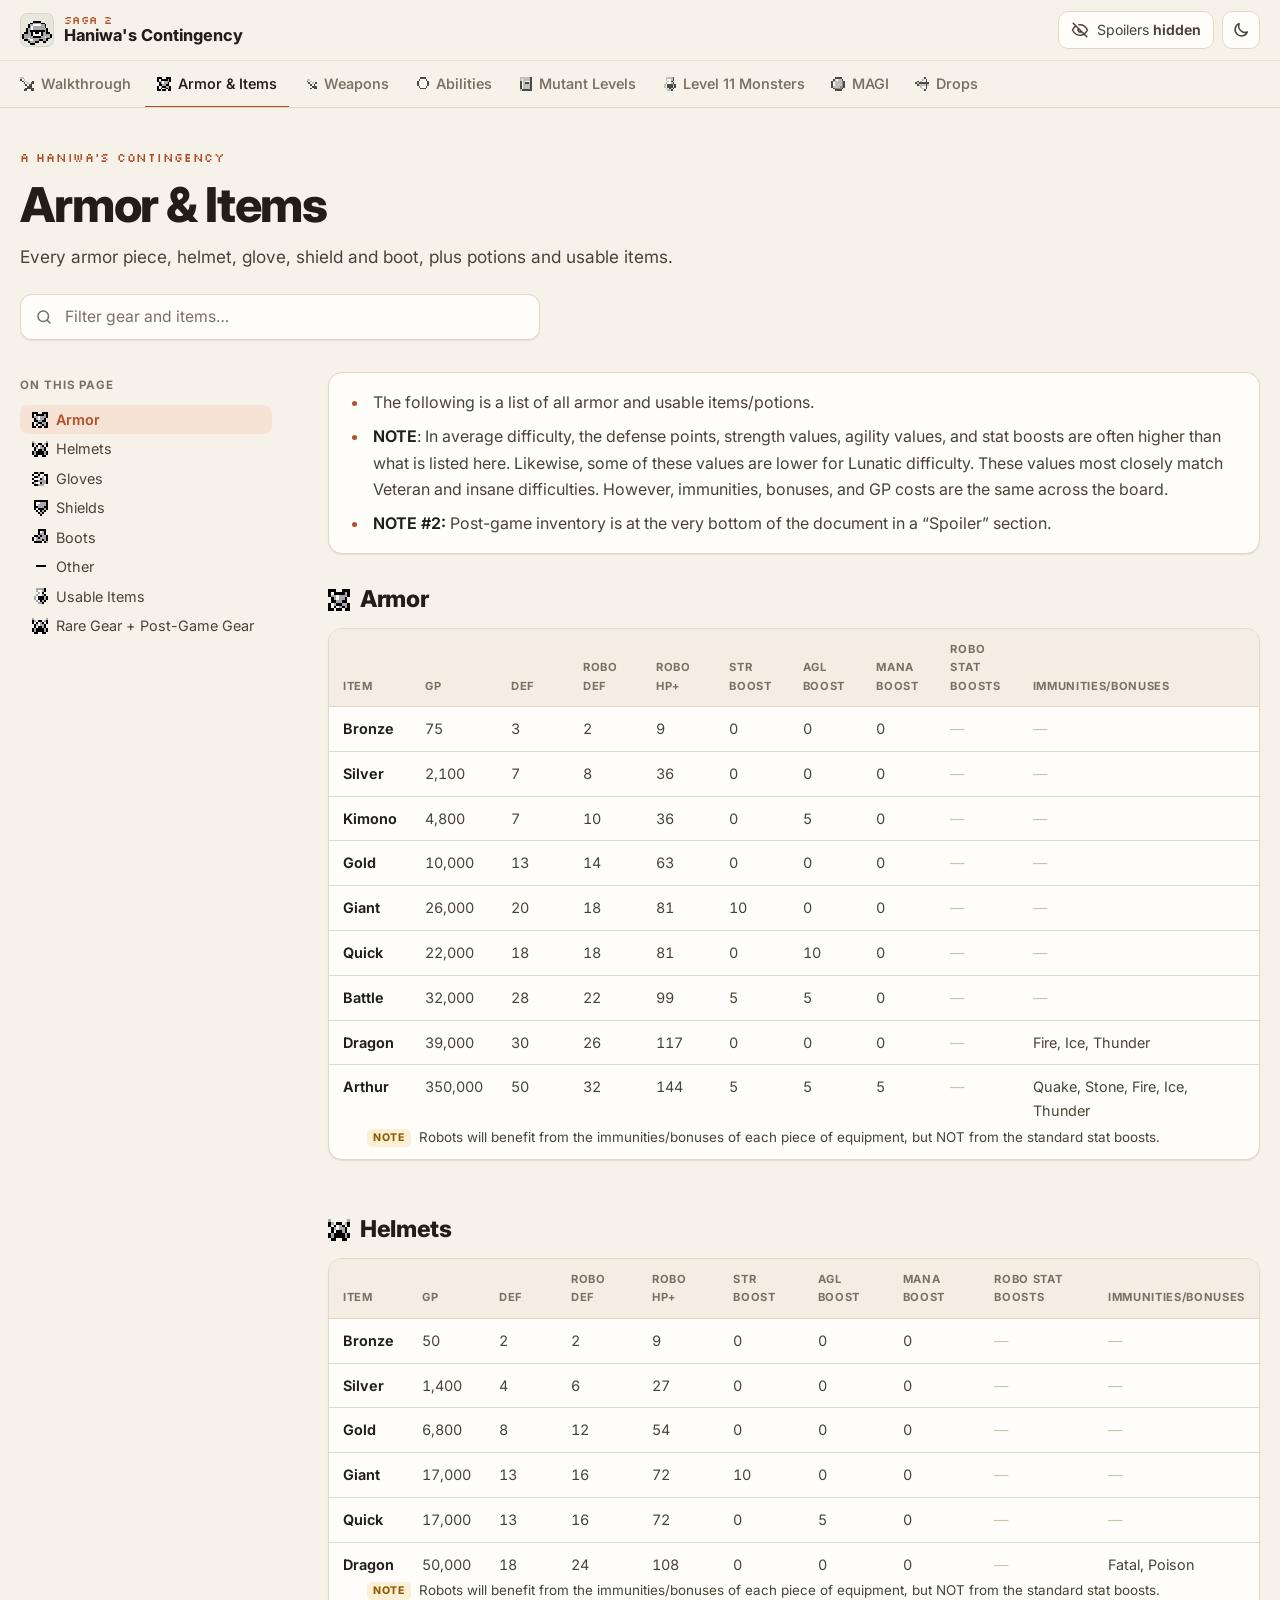
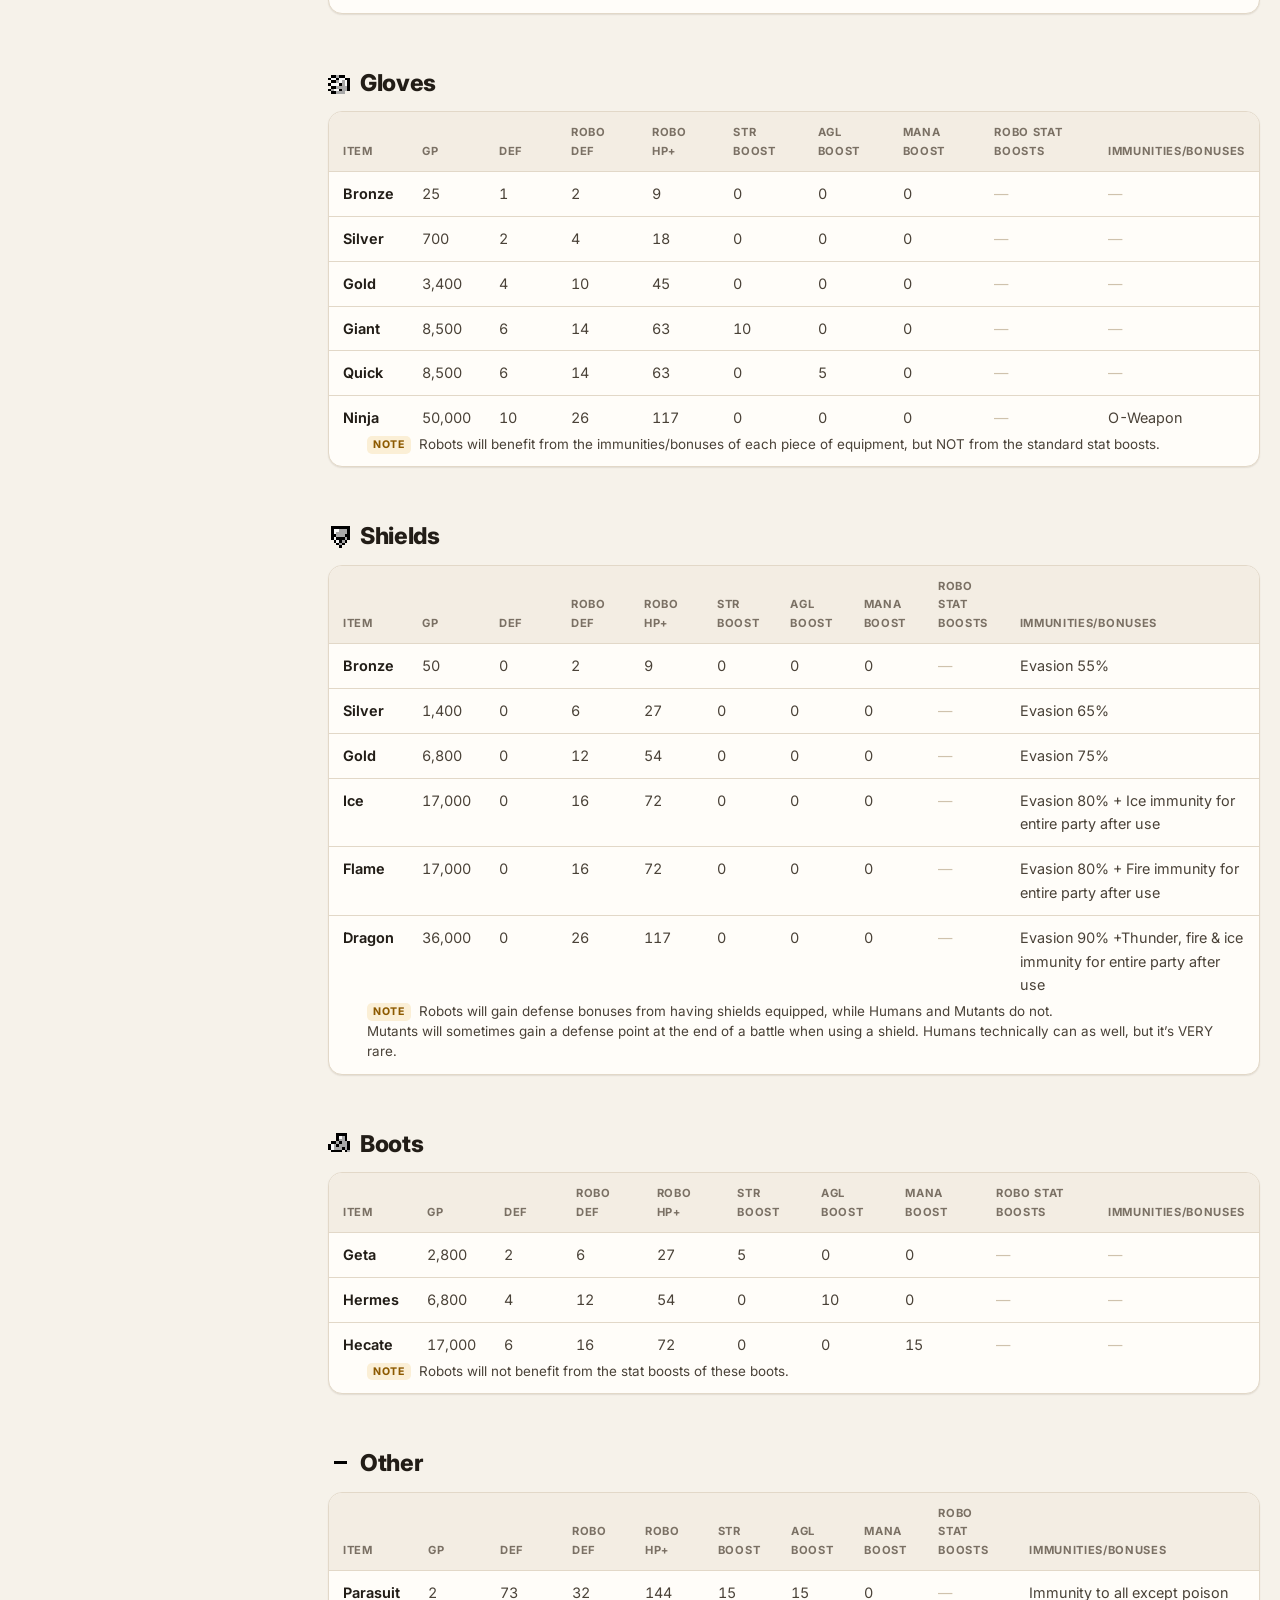
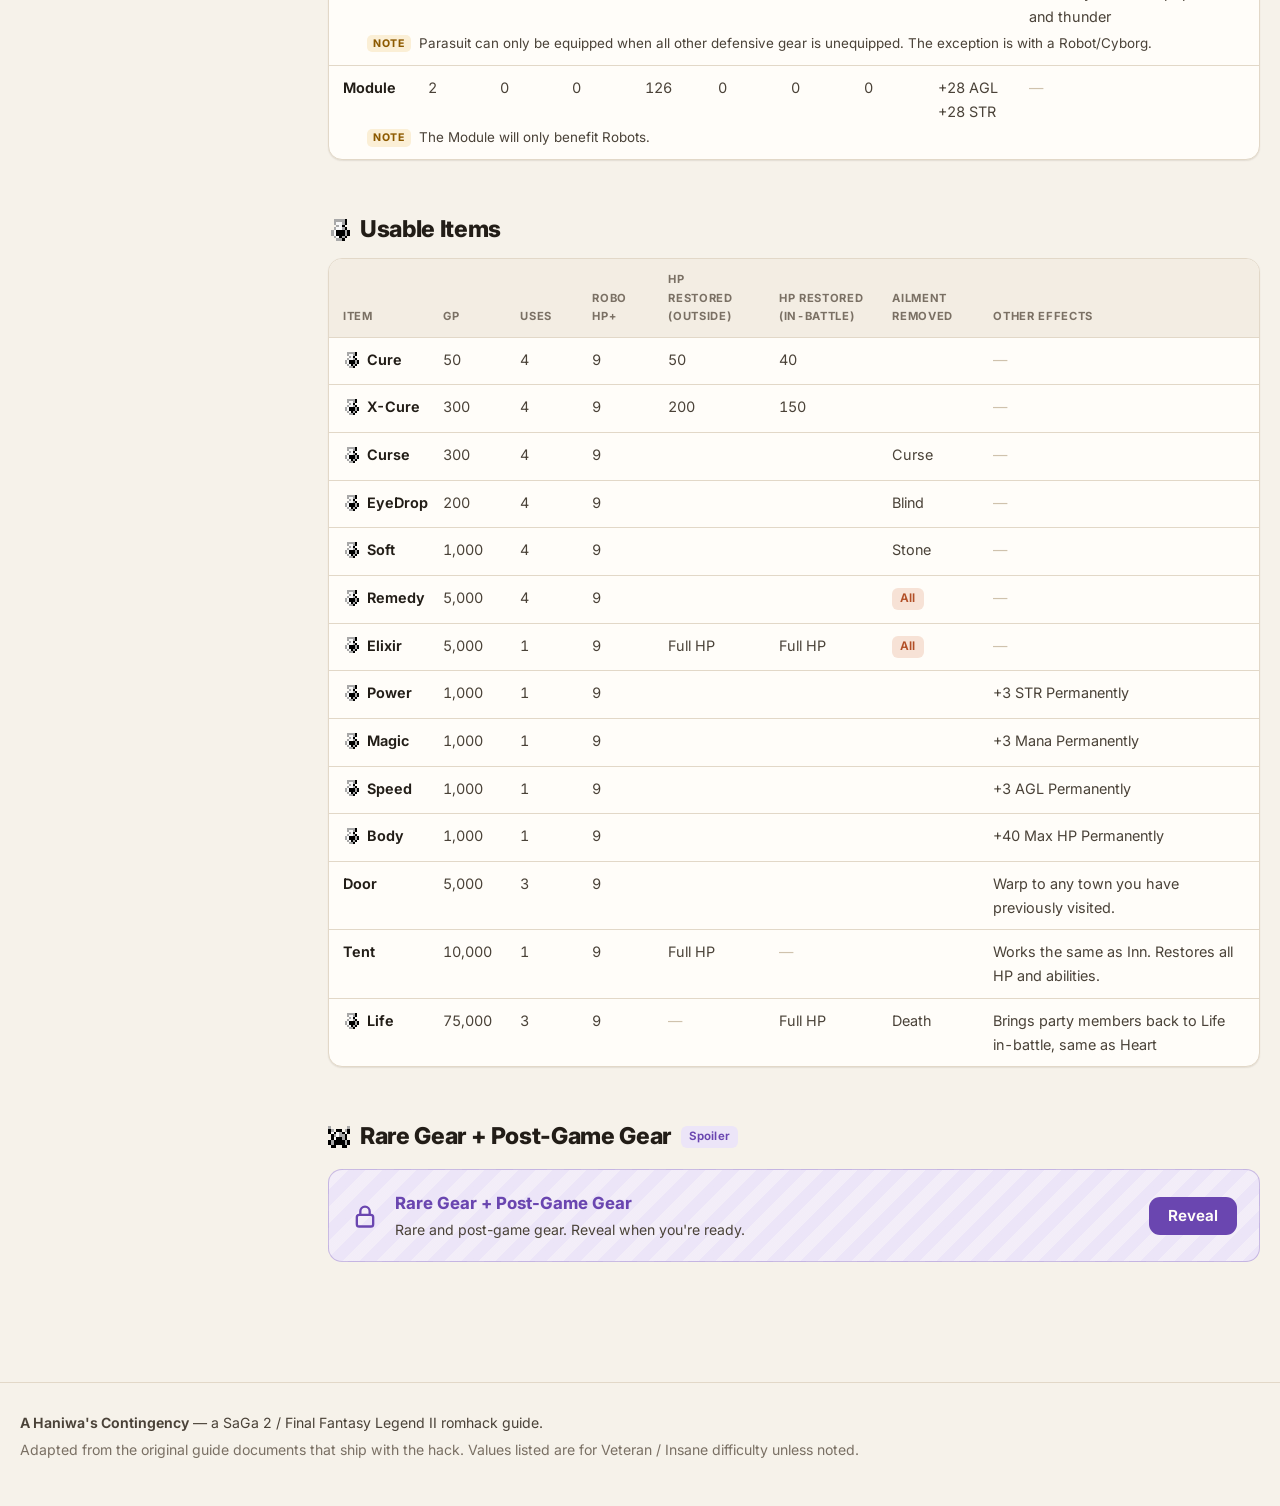
<file: armor-items.html>
<!doctype html>
<html lang="en">
<head>
<meta charset="utf-8">
<meta name="viewport" content="width=device-width, initial-scale=1">
<title>Armor &amp; Items · A Haniwa's Contingency</title>
<meta name="description" content="Every armor piece, helmet, glove, shield and boot, plus potions and usable items.">
<meta name="color-scheme" content="light dark">
<link rel="icon" href="assets/img/sprites/monster.png">
<script>
  (function () {
    var d = document.documentElement;
    try {
      var t = localStorage.getItem('ahc-theme');
      if (t === 'light' || t === 'dark') d.setAttribute('data-theme', t);
      if (localStorage.getItem('ahc-spoilers') === 'shown') d.setAttribute('data-spoilers', 'shown');
    } catch (e) {}
  })();
</script>
<link rel="preconnect" href="https://fonts.googleapis.com">
<link rel="preconnect" href="https://fonts.gstatic.com" crossorigin>
<link rel="stylesheet" href="https://fonts.googleapis.com/css2?family=Inter:wght@400;500;600;700;800&family=Silkscreen&display=swap">
<link rel="stylesheet" href="assets/css/style.css">
</head>
<body class="page-armor-items">
<a class="skip-link" href="#main">Skip to content</a>
<header class="topbar">
  <div class="topbar-inner">
    <button type="button" class="icon-btn toc-toggle" data-toc-toggle aria-controls="toc" aria-expanded="false" title="Contents"><svg viewBox="0 0 24 24" aria-hidden="true"><path d="M4 7h16M4 12h16M4 17h16"/></svg><span class="sr-only">Contents</span></button>
    <a class="brand" href="index.html"><img class="sprite" src="assets/img/sprites/monster.png" alt="" width="32" height="32"><span class="brand-text"><span class="brand-kicker">SaGa 2</span><span class="brand-name">Haniwa's Contingency</span></span></a>
    <div class="topbar-actions">
      <button type="button" class="pill-btn" data-spoiler-toggle aria-pressed="false" title="Show or hide all spoilers">
        <span class="when-hidden"><svg viewBox="0 0 24 24" aria-hidden="true"><path d="M3 3l18 18M10.6 5.1A10.8 10.8 0 0 1 12 5c6.4 0 10 7 10 7a17.6 17.6 0 0 1-3.2 4.2M6.6 6.6C3.8 8.4 2 12 2 12s3.6 7 10 7a9.7 9.7 0 0 0 5.4-1.6M9.9 9.9a3 3 0 0 0 4.2 4.2"/></svg></span><span class="when-shown"><svg viewBox="0 0 24 24" aria-hidden="true"><path d="M2 12s3.6-7 10-7 10 7 10 7-3.6 7-10 7S2 12 2 12z"/><circle cx="12" cy="12" r="3"/></svg></span>
        <span class="pill-label">Spoilers <b class="when-hidden">hidden</b><b class="when-shown">shown</b></span>
      </button>
      <button type="button" class="icon-btn" data-theme-toggle title="Toggle light / dark mode">
        <span class="theme-icon theme-icon--moon"><svg viewBox="0 0 24 24" aria-hidden="true"><path d="M20.5 14.5A8.5 8.5 0 0 1 9.5 3.5a8.5 8.5 0 1 0 11 11z"/></svg></span><span class="theme-icon theme-icon--sun"><svg viewBox="0 0 24 24" aria-hidden="true"><circle cx="12" cy="12" r="4"/><path d="M12 2v2M12 20v2M4.9 4.9l1.4 1.4M17.7 17.7l1.4 1.4M2 12h2M20 12h2M4.9 19.1l1.4-1.4M17.7 6.3l1.4-1.4"/></svg></span>
        <span class="sr-only">Toggle light / dark mode</span>
      </button>
    </div>
  </div>
  <nav class="tabs" aria-label="Guides">
    <div class="tabs-inner">
        <a href="walkthrough.html"><img class="glyph" src="assets/img/glyphs/sword.png" alt="" width="16" height="16"><span>Walkthrough</span></a>
        <a href="armor-items.html" aria-current="page"><img class="glyph" src="assets/img/glyphs/armor.png" alt="" width="16" height="16"><span>Armor &amp; Items</span></a>
        <a href="weapons.html"><img class="glyph" src="assets/img/glyphs/dagger.png" alt="" width="16" height="16"><span>Weapons</span></a>
        <a href="abilities.html"><img class="glyph" src="assets/img/glyphs/immune.png" alt="" width="16" height="16"><span>Abilities</span></a>
        <a href="mutant-abilities.html"><img class="glyph" src="assets/img/glyphs/book.png" alt="" width="16" height="16"><span>Mutant Levels</span></a>
        <a href="level-11-monsters.html"><img class="glyph" src="assets/img/glyphs/potion.png" alt="" width="16" height="16"><span>Level 11 Monsters</span></a>
        <a href="magi.html"><img class="glyph" src="assets/img/glyphs/magi.png" alt="" width="16" height="16"><span>MAGI</span></a>
        <a href="drops.html"><img class="glyph" src="assets/img/glyphs/bow.png" alt="" width="16" height="16"><span>Drops</span></a>
    </div>
  </nav>
</header>
<header class="page-head"><div class="page-head-inner"><p class="eyebrow">A Haniwa's Contingency</p><h1>Armor &amp; Items</h1><p class=lede>Every armor piece, helmet, glove, shield and boot, plus potions and usable items.</p><label class="filter"><svg viewBox="0 0 24 24" aria-hidden="true"><circle cx="11" cy="11" r="7"/><path d="M20 20l-3.5-3.5"/></svg><input type="search" data-filter placeholder="Filter gear and items…" autocomplete="off" aria-label="Filter gear and items…"><span class="filter-count" data-filter-count></span></label></div></header>
<div class="layout"><aside class="toc" id="toc" aria-label="On this page"><div class="toc-inner"><p class="toc-title">On this page</p><ol class="toc-list toc-list--flat"><li class="toc-l2"><a href="#armor"><img class="glyph" src="assets/img/glyphs/armor.png" alt="" width="16" height="16"><span>Armor</span></a></li><li class="toc-l2"><a href="#helmets"><img class="glyph" src="assets/img/glyphs/helmet.png" alt="" width="16" height="16"><span>Helmets</span></a></li><li class="toc-l2"><a href="#gloves"><img class="glyph" src="assets/img/glyphs/glove.png" alt="" width="16" height="16"><span>Gloves</span></a></li><li class="toc-l2"><a href="#shields"><img class="glyph" src="assets/img/glyphs/shield.png" alt="" width="16" height="16"><span>Shields</span></a></li><li class="toc-l2"><a href="#boots"><img class="glyph" src="assets/img/glyphs/boots.png" alt="" width="16" height="16"><span>Boots</span></a></li><li class="toc-l2"><a href="#other"><img class="glyph" src="assets/img/glyphs/other.png" alt="" width="16" height="16"><span>Other</span></a></li><li class="toc-l2"><a href="#usable-items"><img class="glyph" src="assets/img/glyphs/potion.png" alt="" width="16" height="16"><span>Usable Items</span></a></li><li class="toc-l2" data-toc-spoiler><a href="#rare-gear-post-game-gear"><img class="glyph" src="assets/img/glyphs/helmet.png" alt="" width="16" height="16"><span>Rare Gear + Post-Game Gear</span></a></li></ol></div></aside><main id="main" class="content"><div class="page-note"><ul class="intro-list"><li>The following is a list of all armor and usable items/potions.</li><li><strong>NOTE</strong>: In average difficulty, the defense points, strength values, agility values, and stat boosts are often higher than what is listed here. Likewise, some of these values are lower for Lunatic difficulty. These values most closely match Veteran and insane difficulties. However, immunities, bonuses, and GP costs are the same across the board.</li><li><strong>NOTE #2:</strong> Post-game inventory is at the very bottom of the document in a “Spoiler” section.</li></ul></div><section class="doc-section ref-section" id="armor"><h2 class="ref-title"><img class="glyph" src="assets/img/glyphs/armor.png" alt="" width="16" height="16"><span>Armor</span></h2><div class="table-wrap table-wrap--scroll" data-filter-scope><table class="data-table data-table--scroll cols-10"><caption class="sr-only">Armor</caption><thead><tr><th scope="col">Item</th><th scope="col">GP</th><th scope="col">DEF</th><th scope="col">Robo DEF</th><th scope="col">Robo HP+</th><th scope="col">STR Boost</th><th scope="col">AGL Boost</th><th scope="col">Mana Boost</th><th scope="col">Robo Stat Boosts</th><th scope="col" class="col-wide">Immunities/Bonuses</th></tr></thead><tbody data-filter-group><tr><th scope="row"><span class="item-name">Bronze</span></th><td data-label="GP"><div class="cell">75</div></td><td data-label="DEF"><div class="cell">3</div></td><td data-label="Robo DEF"><div class="cell">2</div></td><td data-label="Robo HP+"><div class="cell">9</div></td><td data-label="STR Boost"><div class="cell">0</div></td><td data-label="AGL Boost"><div class="cell">0</div></td><td data-label="Mana Boost"><div class="cell">0</div></td><td data-label="Robo Stat Boosts"><div class="cell"><span class="dash" aria-label="none">—</span></div></td><td data-label="Immunities/Bonuses" class="col-wide"><div class="cell"><span class="dash" aria-label="none">—</span></div></td></tr></tbody><tbody data-filter-group><tr><th scope="row"><span class="item-name">Silver</span></th><td data-label="GP"><div class="cell">2,100</div></td><td data-label="DEF"><div class="cell">7</div></td><td data-label="Robo DEF"><div class="cell">8</div></td><td data-label="Robo HP+"><div class="cell">36</div></td><td data-label="STR Boost"><div class="cell">0</div></td><td data-label="AGL Boost"><div class="cell">0</div></td><td data-label="Mana Boost"><div class="cell">0</div></td><td data-label="Robo Stat Boosts"><div class="cell"><span class="dash" aria-label="none">—</span></div></td><td data-label="Immunities/Bonuses" class="col-wide"><div class="cell"><span class="dash" aria-label="none">—</span></div></td></tr></tbody><tbody data-filter-group><tr><th scope="row"><span class="item-name">Kimono</span></th><td data-label="GP"><div class="cell">4,800</div></td><td data-label="DEF"><div class="cell">7</div></td><td data-label="Robo DEF"><div class="cell">10</div></td><td data-label="Robo HP+"><div class="cell">36</div></td><td data-label="STR Boost"><div class="cell">0</div></td><td data-label="AGL Boost"><div class="cell">5</div></td><td data-label="Mana Boost"><div class="cell">0</div></td><td data-label="Robo Stat Boosts"><div class="cell"><span class="dash" aria-label="none">—</span></div></td><td data-label="Immunities/Bonuses" class="col-wide"><div class="cell"><span class="dash" aria-label="none">—</span></div></td></tr></tbody><tbody data-filter-group><tr><th scope="row"><span class="item-name">Gold</span></th><td data-label="GP"><div class="cell">10,000</div></td><td data-label="DEF"><div class="cell">13</div></td><td data-label="Robo DEF"><div class="cell">14</div></td><td data-label="Robo HP+"><div class="cell">63</div></td><td data-label="STR Boost"><div class="cell">0</div></td><td data-label="AGL Boost"><div class="cell">0</div></td><td data-label="Mana Boost"><div class="cell">0</div></td><td data-label="Robo Stat Boosts"><div class="cell"><span class="dash" aria-label="none">—</span></div></td><td data-label="Immunities/Bonuses" class="col-wide"><div class="cell"><span class="dash" aria-label="none">—</span></div></td></tr></tbody><tbody data-filter-group><tr><th scope="row"><span class="item-name">Giant</span></th><td data-label="GP"><div class="cell">26,000</div></td><td data-label="DEF"><div class="cell">20</div></td><td data-label="Robo DEF"><div class="cell">18</div></td><td data-label="Robo HP+"><div class="cell">81</div></td><td data-label="STR Boost"><div class="cell">10</div></td><td data-label="AGL Boost"><div class="cell">0</div></td><td data-label="Mana Boost"><div class="cell">0</div></td><td data-label="Robo Stat Boosts"><div class="cell"><span class="dash" aria-label="none">—</span></div></td><td data-label="Immunities/Bonuses" class="col-wide"><div class="cell"><span class="dash" aria-label="none">—</span></div></td></tr></tbody><tbody data-filter-group><tr><th scope="row"><span class="item-name">Quick</span></th><td data-label="GP"><div class="cell">22,000</div></td><td data-label="DEF"><div class="cell">18</div></td><td data-label="Robo DEF"><div class="cell">18</div></td><td data-label="Robo HP+"><div class="cell">81</div></td><td data-label="STR Boost"><div class="cell">0</div></td><td data-label="AGL Boost"><div class="cell">10</div></td><td data-label="Mana Boost"><div class="cell">0</div></td><td data-label="Robo Stat Boosts"><div class="cell"><span class="dash" aria-label="none">—</span></div></td><td data-label="Immunities/Bonuses" class="col-wide"><div class="cell"><span class="dash" aria-label="none">—</span></div></td></tr></tbody><tbody data-filter-group><tr><th scope="row"><span class="item-name">Battle</span></th><td data-label="GP"><div class="cell">32,000</div></td><td data-label="DEF"><div class="cell">28</div></td><td data-label="Robo DEF"><div class="cell">22</div></td><td data-label="Robo HP+"><div class="cell">99</div></td><td data-label="STR Boost"><div class="cell">5</div></td><td data-label="AGL Boost"><div class="cell">5</div></td><td data-label="Mana Boost"><div class="cell">0</div></td><td data-label="Robo Stat Boosts"><div class="cell"><span class="dash" aria-label="none">—</span></div></td><td data-label="Immunities/Bonuses" class="col-wide"><div class="cell"><span class="dash" aria-label="none">—</span></div></td></tr></tbody><tbody data-filter-group><tr><th scope="row"><span class="item-name">Dragon</span></th><td data-label="GP"><div class="cell">39,000</div></td><td data-label="DEF"><div class="cell">30</div></td><td data-label="Robo DEF"><div class="cell">26</div></td><td data-label="Robo HP+"><div class="cell">117</div></td><td data-label="STR Boost"><div class="cell">0</div></td><td data-label="AGL Boost"><div class="cell">0</div></td><td data-label="Mana Boost"><div class="cell">0</div></td><td data-label="Robo Stat Boosts"><div class="cell"><span class="dash" aria-label="none">—</span></div></td><td data-label="Immunities/Bonuses" class="col-wide"><div class="cell">Fire, Ice, Thunder</div></td></tr></tbody><tbody data-filter-group><tr><th scope="row"><span class="item-name">Arthur</span></th><td data-label="GP"><div class="cell">350,000</div></td><td data-label="DEF"><div class="cell">50</div></td><td data-label="Robo DEF"><div class="cell">32</div></td><td data-label="Robo HP+"><div class="cell">144</div></td><td data-label="STR Boost"><div class="cell">5</div></td><td data-label="AGL Boost"><div class="cell">5</div></td><td data-label="Mana Boost"><div class="cell">5</div></td><td data-label="Robo Stat Boosts"><div class="cell"><span class="dash" aria-label="none">—</span></div></td><td data-label="Immunities/Bonuses" class="col-wide"><div class="cell">Quake, Stone, Fire, Ice, Thunder</div></td></tr><tr class="note-row"><td colspan="10"><div class="note-inner"><span class="note-label">Note</span>Robots will benefit from the immunities/bonuses of each piece of equipment, but NOT from the standard stat boosts.</div></td></tr></tbody></table></div></section><section class="doc-section ref-section" id="helmets"><h2 class="ref-title"><img class="glyph" src="assets/img/glyphs/helmet.png" alt="" width="16" height="16"><span>Helmets</span></h2><div class="table-wrap table-wrap--scroll" data-filter-scope><table class="data-table data-table--scroll cols-10"><caption class="sr-only">Helmets</caption><thead><tr><th scope="col">Item</th><th scope="col">GP</th><th scope="col">DEF</th><th scope="col">Robo DEF</th><th scope="col">Robo HP+</th><th scope="col">STR Boost</th><th scope="col">AGL Boost</th><th scope="col">Mana Boost</th><th scope="col">Robo Stat Boosts</th><th scope="col">Immunities/Bonuses</th></tr></thead><tbody data-filter-group><tr><th scope="row"><span class="item-name">Bronze</span></th><td data-label="GP"><div class="cell">50</div></td><td data-label="DEF"><div class="cell">2</div></td><td data-label="Robo DEF"><div class="cell">2</div></td><td data-label="Robo HP+"><div class="cell">9</div></td><td data-label="STR Boost"><div class="cell">0</div></td><td data-label="AGL Boost"><div class="cell">0</div></td><td data-label="Mana Boost"><div class="cell">0</div></td><td data-label="Robo Stat Boosts"><div class="cell"><span class="dash" aria-label="none">—</span></div></td><td data-label="Immunities/Bonuses"><div class="cell"><span class="dash" aria-label="none">—</span></div></td></tr></tbody><tbody data-filter-group><tr><th scope="row"><span class="item-name">Silver</span></th><td data-label="GP"><div class="cell">1,400</div></td><td data-label="DEF"><div class="cell">4</div></td><td data-label="Robo DEF"><div class="cell">6</div></td><td data-label="Robo HP+"><div class="cell">27</div></td><td data-label="STR Boost"><div class="cell">0</div></td><td data-label="AGL Boost"><div class="cell">0</div></td><td data-label="Mana Boost"><div class="cell">0</div></td><td data-label="Robo Stat Boosts"><div class="cell"><span class="dash" aria-label="none">—</span></div></td><td data-label="Immunities/Bonuses"><div class="cell"><span class="dash" aria-label="none">—</span></div></td></tr></tbody><tbody data-filter-group><tr><th scope="row"><span class="item-name">Gold</span></th><td data-label="GP"><div class="cell">6,800</div></td><td data-label="DEF"><div class="cell">8</div></td><td data-label="Robo DEF"><div class="cell">12</div></td><td data-label="Robo HP+"><div class="cell">54</div></td><td data-label="STR Boost"><div class="cell">0</div></td><td data-label="AGL Boost"><div class="cell">0</div></td><td data-label="Mana Boost"><div class="cell">0</div></td><td data-label="Robo Stat Boosts"><div class="cell"><span class="dash" aria-label="none">—</span></div></td><td data-label="Immunities/Bonuses"><div class="cell"><span class="dash" aria-label="none">—</span></div></td></tr></tbody><tbody data-filter-group><tr><th scope="row"><span class="item-name">Giant</span></th><td data-label="GP"><div class="cell">17,000</div></td><td data-label="DEF"><div class="cell">13</div></td><td data-label="Robo DEF"><div class="cell">16</div></td><td data-label="Robo HP+"><div class="cell">72</div></td><td data-label="STR Boost"><div class="cell">10</div></td><td data-label="AGL Boost"><div class="cell">0</div></td><td data-label="Mana Boost"><div class="cell">0</div></td><td data-label="Robo Stat Boosts"><div class="cell"><span class="dash" aria-label="none">—</span></div></td><td data-label="Immunities/Bonuses"><div class="cell"><span class="dash" aria-label="none">—</span></div></td></tr></tbody><tbody data-filter-group><tr><th scope="row"><span class="item-name">Quick</span></th><td data-label="GP"><div class="cell">17,000</div></td><td data-label="DEF"><div class="cell">13</div></td><td data-label="Robo DEF"><div class="cell">16</div></td><td data-label="Robo HP+"><div class="cell">72</div></td><td data-label="STR Boost"><div class="cell">0</div></td><td data-label="AGL Boost"><div class="cell">5</div></td><td data-label="Mana Boost"><div class="cell">0</div></td><td data-label="Robo Stat Boosts"><div class="cell"><span class="dash" aria-label="none">—</span></div></td><td data-label="Immunities/Bonuses"><div class="cell"><span class="dash" aria-label="none">—</span></div></td></tr></tbody><tbody data-filter-group><tr><th scope="row"><span class="item-name">Dragon</span></th><td data-label="GP"><div class="cell">50,000</div></td><td data-label="DEF"><div class="cell">18</div></td><td data-label="Robo DEF"><div class="cell">24</div></td><td data-label="Robo HP+"><div class="cell">108</div></td><td data-label="STR Boost"><div class="cell">0</div></td><td data-label="AGL Boost"><div class="cell">0</div></td><td data-label="Mana Boost"><div class="cell">0</div></td><td data-label="Robo Stat Boosts"><div class="cell"><span class="dash" aria-label="none">—</span></div></td><td data-label="Immunities/Bonuses"><div class="cell">Fatal, Poison</div></td></tr><tr class="note-row"><td colspan="10"><div class="note-inner"><span class="note-label">Note</span>Robots will benefit from the immunities/bonuses of each piece of equipment, but NOT from the standard stat boosts.</div></td></tr></tbody></table></div></section><section class="doc-section ref-section" id="gloves"><h2 class="ref-title"><img class="glyph" src="assets/img/glyphs/glove.png" alt="" width="16" height="16"><span>Gloves</span></h2><div class="table-wrap table-wrap--scroll" data-filter-scope><table class="data-table data-table--scroll cols-10"><caption class="sr-only">Gloves</caption><thead><tr><th scope="col">Item</th><th scope="col">GP</th><th scope="col">DEF</th><th scope="col">Robo DEF</th><th scope="col">Robo HP+</th><th scope="col">STR Boost</th><th scope="col">AGL Boost</th><th scope="col">Mana Boost</th><th scope="col">Robo Stat Boosts</th><th scope="col">Immunities/Bonuses</th></tr></thead><tbody data-filter-group><tr><th scope="row"><span class="item-name">Bronze</span></th><td data-label="GP"><div class="cell">25</div></td><td data-label="DEF"><div class="cell">1</div></td><td data-label="Robo DEF"><div class="cell">2</div></td><td data-label="Robo HP+"><div class="cell">9</div></td><td data-label="STR Boost"><div class="cell">0</div></td><td data-label="AGL Boost"><div class="cell">0</div></td><td data-label="Mana Boost"><div class="cell">0</div></td><td data-label="Robo Stat Boosts"><div class="cell"><span class="dash" aria-label="none">—</span></div></td><td data-label="Immunities/Bonuses"><div class="cell"><span class="dash" aria-label="none">—</span></div></td></tr></tbody><tbody data-filter-group><tr><th scope="row"><span class="item-name">Silver</span></th><td data-label="GP"><div class="cell">700</div></td><td data-label="DEF"><div class="cell">2</div></td><td data-label="Robo DEF"><div class="cell">4</div></td><td data-label="Robo HP+"><div class="cell">18</div></td><td data-label="STR Boost"><div class="cell">0</div></td><td data-label="AGL Boost"><div class="cell">0</div></td><td data-label="Mana Boost"><div class="cell">0</div></td><td data-label="Robo Stat Boosts"><div class="cell"><span class="dash" aria-label="none">—</span></div></td><td data-label="Immunities/Bonuses"><div class="cell"><span class="dash" aria-label="none">—</span></div></td></tr></tbody><tbody data-filter-group><tr><th scope="row"><span class="item-name">Gold</span></th><td data-label="GP"><div class="cell">3,400</div></td><td data-label="DEF"><div class="cell">4</div></td><td data-label="Robo DEF"><div class="cell">10</div></td><td data-label="Robo HP+"><div class="cell">45</div></td><td data-label="STR Boost"><div class="cell">0</div></td><td data-label="AGL Boost"><div class="cell">0</div></td><td data-label="Mana Boost"><div class="cell">0</div></td><td data-label="Robo Stat Boosts"><div class="cell"><span class="dash" aria-label="none">—</span></div></td><td data-label="Immunities/Bonuses"><div class="cell"><span class="dash" aria-label="none">—</span></div></td></tr></tbody><tbody data-filter-group><tr><th scope="row"><span class="item-name">Giant</span></th><td data-label="GP"><div class="cell">8,500</div></td><td data-label="DEF"><div class="cell">6</div></td><td data-label="Robo DEF"><div class="cell">14</div></td><td data-label="Robo HP+"><div class="cell">63</div></td><td data-label="STR Boost"><div class="cell">10</div></td><td data-label="AGL Boost"><div class="cell">0</div></td><td data-label="Mana Boost"><div class="cell">0</div></td><td data-label="Robo Stat Boosts"><div class="cell"><span class="dash" aria-label="none">—</span></div></td><td data-label="Immunities/Bonuses"><div class="cell"><span class="dash" aria-label="none">—</span></div></td></tr></tbody><tbody data-filter-group><tr><th scope="row"><span class="item-name">Quick</span></th><td data-label="GP"><div class="cell">8,500</div></td><td data-label="DEF"><div class="cell">6</div></td><td data-label="Robo DEF"><div class="cell">14</div></td><td data-label="Robo HP+"><div class="cell">63</div></td><td data-label="STR Boost"><div class="cell">0</div></td><td data-label="AGL Boost"><div class="cell">5</div></td><td data-label="Mana Boost"><div class="cell">0</div></td><td data-label="Robo Stat Boosts"><div class="cell"><span class="dash" aria-label="none">—</span></div></td><td data-label="Immunities/Bonuses"><div class="cell"><span class="dash" aria-label="none">—</span></div></td></tr></tbody><tbody data-filter-group><tr><th scope="row"><span class="item-name">Ninja</span></th><td data-label="GP"><div class="cell">50,000</div></td><td data-label="DEF"><div class="cell">10</div></td><td data-label="Robo DEF"><div class="cell">26</div></td><td data-label="Robo HP+"><div class="cell">117</div></td><td data-label="STR Boost"><div class="cell">0</div></td><td data-label="AGL Boost"><div class="cell">0</div></td><td data-label="Mana Boost"><div class="cell">0</div></td><td data-label="Robo Stat Boosts"><div class="cell"><span class="dash" aria-label="none">—</span></div></td><td data-label="Immunities/Bonuses"><div class="cell">O-Weapon</div></td></tr><tr class="note-row"><td colspan="10"><div class="note-inner"><span class="note-label">Note</span>Robots will benefit from the immunities/bonuses of each piece of equipment, but NOT from the standard stat boosts.</div></td></tr></tbody></table></div></section><section class="doc-section ref-section" id="shields"><h2 class="ref-title"><img class="glyph" src="assets/img/glyphs/shield.png" alt="" width="16" height="16"><span>Shields</span></h2><div class="table-wrap table-wrap--scroll" data-filter-scope><table class="data-table data-table--scroll cols-10"><caption class="sr-only">Shields</caption><thead><tr><th scope="col">Item</th><th scope="col">GP</th><th scope="col">DEF</th><th scope="col">Robo DEF</th><th scope="col">Robo HP+</th><th scope="col">STR Boost</th><th scope="col">AGL Boost</th><th scope="col">Mana Boost</th><th scope="col">Robo Stat Boosts</th><th scope="col" class="col-wide">Immunities/Bonuses</th></tr></thead><tbody data-filter-group><tr><th scope="row"><span class="item-name">Bronze</span></th><td data-label="GP"><div class="cell">50</div></td><td data-label="DEF"><div class="cell">0</div></td><td data-label="Robo DEF"><div class="cell">2</div></td><td data-label="Robo HP+"><div class="cell">9</div></td><td data-label="STR Boost"><div class="cell">0</div></td><td data-label="AGL Boost"><div class="cell">0</div></td><td data-label="Mana Boost"><div class="cell">0</div></td><td data-label="Robo Stat Boosts"><div class="cell"><span class="dash" aria-label="none">—</span></div></td><td data-label="Immunities/Bonuses" class="col-wide"><div class="cell">Evasion 55%</div></td></tr></tbody><tbody data-filter-group><tr><th scope="row"><span class="item-name">Silver</span></th><td data-label="GP"><div class="cell">1,400</div></td><td data-label="DEF"><div class="cell">0</div></td><td data-label="Robo DEF"><div class="cell">6</div></td><td data-label="Robo HP+"><div class="cell">27</div></td><td data-label="STR Boost"><div class="cell">0</div></td><td data-label="AGL Boost"><div class="cell">0</div></td><td data-label="Mana Boost"><div class="cell">0</div></td><td data-label="Robo Stat Boosts"><div class="cell"><span class="dash" aria-label="none">—</span></div></td><td data-label="Immunities/Bonuses" class="col-wide"><div class="cell">Evasion 65%</div></td></tr></tbody><tbody data-filter-group><tr><th scope="row"><span class="item-name">Gold</span></th><td data-label="GP"><div class="cell">6,800</div></td><td data-label="DEF"><div class="cell">0</div></td><td data-label="Robo DEF"><div class="cell">12</div></td><td data-label="Robo HP+"><div class="cell">54</div></td><td data-label="STR Boost"><div class="cell">0</div></td><td data-label="AGL Boost"><div class="cell">0</div></td><td data-label="Mana Boost"><div class="cell">0</div></td><td data-label="Robo Stat Boosts"><div class="cell"><span class="dash" aria-label="none">—</span></div></td><td data-label="Immunities/Bonuses" class="col-wide"><div class="cell">Evasion 75%</div></td></tr></tbody><tbody data-filter-group><tr><th scope="row"><span class="item-name">Ice</span></th><td data-label="GP"><div class="cell">17,000</div></td><td data-label="DEF"><div class="cell">0</div></td><td data-label="Robo DEF"><div class="cell">16</div></td><td data-label="Robo HP+"><div class="cell">72</div></td><td data-label="STR Boost"><div class="cell">0</div></td><td data-label="AGL Boost"><div class="cell">0</div></td><td data-label="Mana Boost"><div class="cell">0</div></td><td data-label="Robo Stat Boosts"><div class="cell"><span class="dash" aria-label="none">—</span></div></td><td data-label="Immunities/Bonuses" class="col-wide"><div class="cell">Evasion 80% + Ice immunity for entire party after use</div></td></tr></tbody><tbody data-filter-group><tr><th scope="row"><span class="item-name">Flame</span></th><td data-label="GP"><div class="cell">17,000</div></td><td data-label="DEF"><div class="cell">0</div></td><td data-label="Robo DEF"><div class="cell">16</div></td><td data-label="Robo HP+"><div class="cell">72</div></td><td data-label="STR Boost"><div class="cell">0</div></td><td data-label="AGL Boost"><div class="cell">0</div></td><td data-label="Mana Boost"><div class="cell">0</div></td><td data-label="Robo Stat Boosts"><div class="cell"><span class="dash" aria-label="none">—</span></div></td><td data-label="Immunities/Bonuses" class="col-wide"><div class="cell">Evasion 80% + Fire immunity for entire party after use</div></td></tr></tbody><tbody data-filter-group><tr><th scope="row"><span class="item-name">Dragon</span></th><td data-label="GP"><div class="cell">36,000</div></td><td data-label="DEF"><div class="cell">0</div></td><td data-label="Robo DEF"><div class="cell">26</div></td><td data-label="Robo HP+"><div class="cell">117</div></td><td data-label="STR Boost"><div class="cell">0</div></td><td data-label="AGL Boost"><div class="cell">0</div></td><td data-label="Mana Boost"><div class="cell">0</div></td><td data-label="Robo Stat Boosts"><div class="cell"><span class="dash" aria-label="none">—</span></div></td><td data-label="Immunities/Bonuses" class="col-wide"><div class="cell">Evasion 90% +Thunder, fire &amp; ice immunity for entire party after use</div></td></tr><tr class="note-row"><td colspan="10"><div class="note-inner"><span class="note-label">Note</span>Robots will gain defense bonuses from having shields equipped, while Humans and Mutants do not.<br>Mutants will sometimes gain a defense point at the end of a battle when using a shield. Humans technically can as well, but it’s VERY rare.</div></td></tr></tbody></table></div></section><section class="doc-section ref-section" id="boots"><h2 class="ref-title"><img class="glyph" src="assets/img/glyphs/boots.png" alt="" width="16" height="16"><span>Boots</span></h2><div class="table-wrap table-wrap--scroll" data-filter-scope><table class="data-table data-table--scroll cols-10"><caption class="sr-only">Boots</caption><thead><tr><th scope="col">Item</th><th scope="col">GP</th><th scope="col">DEF</th><th scope="col">Robo DEF</th><th scope="col">Robo HP+</th><th scope="col">STR Boost</th><th scope="col">AGL Boost</th><th scope="col">Mana Boost</th><th scope="col">Robo Stat Boosts</th><th scope="col">Immunities/Bonuses</th></tr></thead><tbody data-filter-group><tr><th scope="row"><span class="item-name">Geta</span></th><td data-label="GP"><div class="cell">2,800</div></td><td data-label="DEF"><div class="cell">2</div></td><td data-label="Robo DEF"><div class="cell">6</div></td><td data-label="Robo HP+"><div class="cell">27</div></td><td data-label="STR Boost"><div class="cell">5</div></td><td data-label="AGL Boost"><div class="cell">0</div></td><td data-label="Mana Boost"><div class="cell">0</div></td><td data-label="Robo Stat Boosts"><div class="cell"><span class="dash" aria-label="none">—</span></div></td><td data-label="Immunities/Bonuses"><div class="cell"><span class="dash" aria-label="none">—</span></div></td></tr></tbody><tbody data-filter-group><tr><th scope="row"><span class="item-name">Hermes</span></th><td data-label="GP"><div class="cell">6,800</div></td><td data-label="DEF"><div class="cell">4</div></td><td data-label="Robo DEF"><div class="cell">12</div></td><td data-label="Robo HP+"><div class="cell">54</div></td><td data-label="STR Boost"><div class="cell">0</div></td><td data-label="AGL Boost"><div class="cell">10</div></td><td data-label="Mana Boost"><div class="cell">0</div></td><td data-label="Robo Stat Boosts"><div class="cell"><span class="dash" aria-label="none">—</span></div></td><td data-label="Immunities/Bonuses"><div class="cell"><span class="dash" aria-label="none">—</span></div></td></tr></tbody><tbody data-filter-group><tr><th scope="row"><span class="item-name">Hecate</span></th><td data-label="GP"><div class="cell">17,000</div></td><td data-label="DEF"><div class="cell">6</div></td><td data-label="Robo DEF"><div class="cell">16</div></td><td data-label="Robo HP+"><div class="cell">72</div></td><td data-label="STR Boost"><div class="cell">0</div></td><td data-label="AGL Boost"><div class="cell">0</div></td><td data-label="Mana Boost"><div class="cell">15</div></td><td data-label="Robo Stat Boosts"><div class="cell"><span class="dash" aria-label="none">—</span></div></td><td data-label="Immunities/Bonuses"><div class="cell"><span class="dash" aria-label="none">—</span></div></td></tr><tr class="note-row"><td colspan="10"><div class="note-inner"><span class="note-label">Note</span>Robots will not benefit from the stat boosts of these boots.</div></td></tr></tbody></table></div></section><section class="doc-section ref-section" id="other"><h2 class="ref-title"><img class="glyph" src="assets/img/glyphs/other.png" alt="" width="16" height="16"><span>Other</span></h2><div class="table-wrap table-wrap--scroll" data-filter-scope><table class="data-table data-table--scroll cols-10"><caption class="sr-only">Other</caption><thead><tr><th scope="col">Item</th><th scope="col">GP</th><th scope="col">DEF</th><th scope="col">Robo DEF</th><th scope="col">Robo HP+</th><th scope="col">STR Boost</th><th scope="col">AGL Boost</th><th scope="col">Mana Boost</th><th scope="col">Robo Stat Boosts</th><th scope="col" class="col-wide">Immunities/Bonuses</th></tr></thead><tbody data-filter-group><tr><th scope="row"><span class="item-name">Parasuit</span></th><td data-label="GP"><div class="cell">2</div></td><td data-label="DEF"><div class="cell">73</div></td><td data-label="Robo DEF"><div class="cell">32</div></td><td data-label="Robo HP+"><div class="cell">144</div></td><td data-label="STR Boost"><div class="cell">15</div></td><td data-label="AGL Boost"><div class="cell">15</div></td><td data-label="Mana Boost"><div class="cell">0</div></td><td data-label="Robo Stat Boosts"><div class="cell"><span class="dash" aria-label="none">—</span></div></td><td data-label="Immunities/Bonuses" class="col-wide"><div class="cell">Immunity to all except poison and thunder</div></td></tr><tr class="note-row"><td colspan="10"><div class="note-inner"><span class="note-label">Note</span>Parasuit can only be equipped when all other defensive gear is unequipped. The exception is with a Robot/Cyborg.</div></td></tr></tbody><tbody data-filter-group><tr><th scope="row"><span class="item-name">Module</span></th><td data-label="GP"><div class="cell">2</div></td><td data-label="DEF"><div class="cell">0</div></td><td data-label="Robo DEF"><div class="cell">0</div></td><td data-label="Robo HP+"><div class="cell">126</div></td><td data-label="STR Boost"><div class="cell">0</div></td><td data-label="AGL Boost"><div class="cell">0</div></td><td data-label="Mana Boost"><div class="cell">0</div></td><td data-label="Robo Stat Boosts"><div class="cell">+28 AGL<br>+28 STR</div></td><td data-label="Immunities/Bonuses" class="col-wide"><div class="cell"><span class="dash" aria-label="none">—</span></div></td></tr><tr class="note-row"><td colspan="10"><div class="note-inner"><span class="note-label">Note</span>The Module will only benefit Robots.</div></td></tr></tbody></table></div></section><section class="doc-section ref-section" id="usable-items"><h2 class="ref-title"><img class="glyph" src="assets/img/glyphs/potion.png" alt="" width="16" height="16"><span>Usable Items</span></h2><div class="table-wrap table-wrap--scroll" data-filter-scope><table class="data-table data-table--scroll cols-8"><caption class="sr-only">Usable Items</caption><thead><tr><th scope="col">Item</th><th scope="col">GP</th><th scope="col">Uses</th><th scope="col">Robo HP+</th><th scope="col">HP Restored (outside)</th><th scope="col">HP Restored (in-battle)</th><th scope="col">Ailment Removed</th><th scope="col" class="col-wide">Other Effects</th></tr></thead><tbody data-filter-group><tr><th scope="row"><span class="item-name"><img class="glyph" src="assets/img/glyphs/potion.png" alt="" width="16" height="16">Cure</span></th><td data-label="GP"><div class="cell">50</div></td><td data-label="Uses"><div class="cell">4</div></td><td data-label="Robo HP+"><div class="cell">9</div></td><td data-label="HP Restored (outside)"><div class="cell">50</div></td><td data-label="HP Restored (in-battle)"><div class="cell">40</div></td><td data-label="Ailment Removed"></td><td data-label="Other Effects" class="col-wide"><div class="cell"><span class="dash" aria-label="none">—</span></div></td></tr></tbody><tbody data-filter-group><tr><th scope="row"><span class="item-name"><img class="glyph" src="assets/img/glyphs/potion.png" alt="" width="16" height="16">X-Cure</span></th><td data-label="GP"><div class="cell">300</div></td><td data-label="Uses"><div class="cell">4</div></td><td data-label="Robo HP+"><div class="cell">9</div></td><td data-label="HP Restored (outside)"><div class="cell">200</div></td><td data-label="HP Restored (in-battle)"><div class="cell">150</div></td><td data-label="Ailment Removed"></td><td data-label="Other Effects" class="col-wide"><div class="cell"><span class="dash" aria-label="none">—</span></div></td></tr></tbody><tbody data-filter-group><tr><th scope="row"><span class="item-name"><img class="glyph" src="assets/img/glyphs/potion.png" alt="" width="16" height="16">Curse</span></th><td data-label="GP"><div class="cell">300</div></td><td data-label="Uses"><div class="cell">4</div></td><td data-label="Robo HP+"><div class="cell">9</div></td><td data-label="HP Restored (outside)"></td><td data-label="HP Restored (in-battle)"></td><td data-label="Ailment Removed"><div class="cell">Curse</div></td><td data-label="Other Effects" class="col-wide"><div class="cell"><span class="dash" aria-label="none">—</span></div></td></tr></tbody><tbody data-filter-group><tr><th scope="row"><span class="item-name"><img class="glyph" src="assets/img/glyphs/potion.png" alt="" width="16" height="16">EyeDrop</span></th><td data-label="GP"><div class="cell">200</div></td><td data-label="Uses"><div class="cell">4</div></td><td data-label="Robo HP+"><div class="cell">9</div></td><td data-label="HP Restored (outside)"></td><td data-label="HP Restored (in-battle)"></td><td data-label="Ailment Removed"><div class="cell">Blind</div></td><td data-label="Other Effects" class="col-wide"><div class="cell"><span class="dash" aria-label="none">—</span></div></td></tr></tbody><tbody data-filter-group><tr><th scope="row"><span class="item-name"><img class="glyph" src="assets/img/glyphs/potion.png" alt="" width="16" height="16">Soft</span></th><td data-label="GP"><div class="cell">1,000</div></td><td data-label="Uses"><div class="cell">4</div></td><td data-label="Robo HP+"><div class="cell">9</div></td><td data-label="HP Restored (outside)"></td><td data-label="HP Restored (in-battle)"></td><td data-label="Ailment Removed"><div class="cell">Stone</div></td><td data-label="Other Effects" class="col-wide"><div class="cell"><span class="dash" aria-label="none">—</span></div></td></tr></tbody><tbody data-filter-group><tr><th scope="row"><span class="item-name"><img class="glyph" src="assets/img/glyphs/potion.png" alt="" width="16" height="16">Remedy</span></th><td data-label="GP"><div class="cell">5,000</div></td><td data-label="Uses"><div class="cell">4</div></td><td data-label="Robo HP+"><div class="cell">9</div></td><td data-label="HP Restored (outside)"></td><td data-label="HP Restored (in-battle)"></td><td data-label="Ailment Removed"><div class="cell"><span class="badge badge--all">All</span></div></td><td data-label="Other Effects" class="col-wide"><div class="cell"><span class="dash" aria-label="none">—</span></div></td></tr></tbody><tbody data-filter-group><tr><th scope="row"><span class="item-name"><img class="glyph" src="assets/img/glyphs/potion.png" alt="" width="16" height="16">Elixir</span></th><td data-label="GP"><div class="cell">5,000</div></td><td data-label="Uses"><div class="cell">1</div></td><td data-label="Robo HP+"><div class="cell">9</div></td><td data-label="HP Restored (outside)"><div class="cell">Full HP</div></td><td data-label="HP Restored (in-battle)"><div class="cell">Full HP</div></td><td data-label="Ailment Removed"><div class="cell"><span class="badge badge--all">All</span></div></td><td data-label="Other Effects" class="col-wide"><div class="cell"><span class="dash" aria-label="none">—</span></div></td></tr></tbody><tbody data-filter-group><tr><th scope="row"><span class="item-name"><img class="glyph" src="assets/img/glyphs/potion.png" alt="" width="16" height="16">Power</span></th><td data-label="GP"><div class="cell">1,000</div></td><td data-label="Uses"><div class="cell">1</div></td><td data-label="Robo HP+"><div class="cell">9</div></td><td data-label="HP Restored (outside)"></td><td data-label="HP Restored (in-battle)"></td><td data-label="Ailment Removed"></td><td data-label="Other Effects" class="col-wide"><div class="cell">+3 STR Permanently</div></td></tr></tbody><tbody data-filter-group><tr><th scope="row"><span class="item-name"><img class="glyph" src="assets/img/glyphs/potion.png" alt="" width="16" height="16">Magic</span></th><td data-label="GP"><div class="cell">1,000</div></td><td data-label="Uses"><div class="cell">1</div></td><td data-label="Robo HP+"><div class="cell">9</div></td><td data-label="HP Restored (outside)"></td><td data-label="HP Restored (in-battle)"></td><td data-label="Ailment Removed"></td><td data-label="Other Effects" class="col-wide"><div class="cell">+3 Mana Permanently</div></td></tr></tbody><tbody data-filter-group><tr><th scope="row"><span class="item-name"><img class="glyph" src="assets/img/glyphs/potion.png" alt="" width="16" height="16">Speed</span></th><td data-label="GP"><div class="cell">1,000</div></td><td data-label="Uses"><div class="cell">1</div></td><td data-label="Robo HP+"><div class="cell">9</div></td><td data-label="HP Restored (outside)"></td><td data-label="HP Restored (in-battle)"></td><td data-label="Ailment Removed"></td><td data-label="Other Effects" class="col-wide"><div class="cell">+3 AGL Permanently</div></td></tr></tbody><tbody data-filter-group><tr><th scope="row"><span class="item-name"><img class="glyph" src="assets/img/glyphs/potion.png" alt="" width="16" height="16">Body</span></th><td data-label="GP"><div class="cell">1,000</div></td><td data-label="Uses"><div class="cell">1</div></td><td data-label="Robo HP+"><div class="cell">9</div></td><td data-label="HP Restored (outside)"></td><td data-label="HP Restored (in-battle)"></td><td data-label="Ailment Removed"></td><td data-label="Other Effects" class="col-wide"><div class="cell">+40 Max HP Permanently</div></td></tr></tbody><tbody data-filter-group><tr><th scope="row"><span class="item-name">Door</span></th><td data-label="GP"><div class="cell">5,000</div></td><td data-label="Uses"><div class="cell">3</div></td><td data-label="Robo HP+"><div class="cell">9</div></td><td data-label="HP Restored (outside)"></td><td data-label="HP Restored (in-battle)"></td><td data-label="Ailment Removed"></td><td data-label="Other Effects" class="col-wide"><div class="cell">Warp to any town you have previously visited.</div></td></tr></tbody><tbody data-filter-group><tr><th scope="row"><span class="item-name">Tent</span></th><td data-label="GP"><div class="cell">10,000</div></td><td data-label="Uses"><div class="cell">1</div></td><td data-label="Robo HP+"><div class="cell">9</div></td><td data-label="HP Restored (outside)"><div class="cell">Full HP</div></td><td data-label="HP Restored (in-battle)"><div class="cell"><span class="dash" aria-label="none">—</span></div></td><td data-label="Ailment Removed"></td><td data-label="Other Effects" class="col-wide"><div class="cell">Works the same as Inn. Restores all HP and abilities.</div></td></tr></tbody><tbody data-filter-group><tr><th scope="row"><span class="item-name"><img class="glyph" src="assets/img/glyphs/potion.png" alt="" width="16" height="16">Life</span></th><td data-label="GP"><div class="cell">75,000</div></td><td data-label="Uses"><div class="cell">3</div></td><td data-label="Robo HP+"><div class="cell">9</div></td><td data-label="HP Restored (outside)"><div class="cell"><span class="dash" aria-label="none">—</span></div></td><td data-label="HP Restored (in-battle)"><div class="cell">Full HP</div></td><td data-label="Ailment Removed"><div class="cell">Death</div></td><td data-label="Other Effects" class="col-wide"><div class="cell">Brings party members back to Life in-battle, same as Heart</div></td></tr></tbody></table></div></section><section class="doc-section ref-section" id="rare-gear-post-game-gear"><h2 class="ref-title"><img class="glyph" src="assets/img/glyphs/helmet.png" alt="" width="16" height="16"><span>Rare Gear + Post-Game Gear</span><span class="badge badge--spoiler">Spoiler</span></h2><div class="spoiler spoiler--gate" data-spoiler><div class="spoiler-gate"><svg viewBox="0 0 24 24" aria-hidden="true"><rect x="5" y="11" width="14" height="10" rx="2"/><path d="M8 11V8a4 4 0 0 1 8 0v3"/></svg><div><p class="spoiler-gate-title">Rare Gear + Post-Game Gear</p><span class="spoiler-hint">Rare and post-game gear. Reveal when you're ready.</span></div><button type="button" class="btn btn--spoiler" data-reveal>Reveal</button></div><div class="spoiler-body"><div class="table-wrap table-wrap--scroll" data-filter-scope><table class="data-table data-table--scroll cols-10"><caption class="sr-only">SPOILERS: Rare Gear + Post-Game Gear</caption><thead><tr><th scope="col">Item</th><th scope="col">GP</th><th scope="col">DEF</th><th scope="col">Robo DEF</th><th scope="col">Robo HP+</th><th scope="col">STR Boost</th><th scope="col">AGL Boost</th><th scope="col">Mana Boost</th><th scope="col">Robo Stat Boosts</th><th scope="col" class="col-wide">Immunities/Bonuses</th></tr></thead><tbody data-filter-group><tr><th scope="row"><span class="item-name"><img class="glyph" src="assets/img/glyphs/glove.png" alt="" width="16" height="16">Paladin</span></th><td data-label="GP"><div class="cell">250,000</div></td><td data-label="DEF"><div class="cell">25</div></td><td data-label="Robo DEF"><div class="cell">32</div></td><td data-label="Robo HP+"><div class="cell">144</div></td><td data-label="STR Boost"><div class="cell">15</div></td><td data-label="AGL Boost"><div class="cell">0</div></td><td data-label="Mana Boost"><div class="cell">0</div></td><td data-label="Robo Stat Boosts"><div class="cell"><span class="dash" aria-label="none">—</span></div></td><td data-label="Immunities/Bonuses" class="col-wide"><div class="cell"><span class="dash" aria-label="none">—</span></div></td></tr><tr class="note-row"><td colspan="10"><div class="note-inner"><span class="note-label">Note</span>This gauntlet can be obtained from the Paladins before the post-game quest (or during).</div></td></tr></tbody><tbody data-filter-group><tr><th scope="row"><span class="item-name"><img class="glyph" src="assets/img/glyphs/helmet.png" alt="" width="16" height="16">Hero</span></th><td data-label="GP"><div class="cell">300,000</div></td><td data-label="DEF"><div class="cell">28</div></td><td data-label="Robo DEF"><div class="cell">32</div></td><td data-label="Robo HP+"><div class="cell">144</div></td><td data-label="STR Boost"><div class="cell">15</div></td><td data-label="AGL Boost"><div class="cell">15</div></td><td data-label="Mana Boost"><div class="cell">15</div></td><td data-label="Robo Stat Boosts"><div class="cell"><span class="dash" aria-label="none">—</span></div></td><td data-label="Immunities/Bonuses" class="col-wide"><div class="cell"><span class="dash" aria-label="none">—</span></div></td></tr></tbody><tbody data-filter-group><tr><th scope="row"><span class="item-name"><img class="glyph" src="assets/img/glyphs/boots.png" alt="" width="16" height="16">Angelic</span></th><td data-label="GP"><div class="cell">425,000</div></td><td data-label="DEF"><div class="cell">8</div></td><td data-label="Robo DEF"><div class="cell">32</div></td><td data-label="Robo HP+"><div class="cell">144</div></td><td data-label="STR Boost"><div class="cell">0</div></td><td data-label="AGL Boost"><div class="cell">15</div></td><td data-label="Mana Boost"><div class="cell">15</div></td><td data-label="Robo Stat Boosts"><div class="cell"><span class="dash" aria-label="none">—</span></div></td><td data-label="Immunities/Bonuses" class="col-wide"><div class="cell">All except O-Fire and O-Poison</div></td></tr></tbody><tbody data-filter-group><tr><th scope="row"><span class="item-name"><img class="glyph" src="assets/img/glyphs/shield.png" alt="" width="16" height="16">Ancile</span></th><td data-label="GP"><div class="cell">200,000</div></td><td data-label="DEF"><div class="cell">0</div></td><td data-label="Robo DEF"><div class="cell">32</div></td><td data-label="Robo HP+"><div class="cell">144</div></td><td data-label="STR Boost"><div class="cell">0</div></td><td data-label="AGL Boost"><div class="cell">0</div></td><td data-label="Mana Boost"><div class="cell">0</div></td><td data-label="Robo Stat Boosts"><div class="cell"><span class="dash" aria-label="none">—</span></div></td><td data-label="Immunities/Bonuses" class="col-wide"><div class="cell">Evasion +90% for the user.<br>Immunity to all (O-All) for entire party after use</div></td></tr><tr class="note-row"><td colspan="10"><div class="note-inner"><span class="note-label">Note</span>This shield can be obtained before the post-game either via a rare drop or in a treasure chest. See <a href="walkthrough.html">the walkthrough/guide</a>.</div></td></tr></tbody><tbody data-filter-group><tr><th scope="row"><span class="item-name">Seersuit</span></th><td data-label="GP"><div class="cell">2</div></td><td data-label="DEF"><div class="cell">88</div></td><td data-label="Robo DEF"><div class="cell">32</div></td><td data-label="Robo HP+"><div class="cell">144</div></td><td data-label="STR Boost"><div class="cell">15</div></td><td data-label="AGL Boost"><div class="cell">15</div></td><td data-label="Mana Boost"><div class="cell">15</div></td><td data-label="Robo Stat Boosts"><div class="cell">+32 AGL<br>+32 STR</div></td><td data-label="Immunities/Bonuses" class="col-wide"><div class="cell">Immunity to all; grants recover</div></td></tr><tr class="note-row"><td colspan="10"><div class="note-inner"><span class="note-label">Note</span>This Suit can be obtained in the post-game <a href="walkthrough.html#post-game">(see guide)</a>. It can only be equipped when all other defensive gear is unequipped. The exception is with a Robot/Cyborg.</div></td></tr></tbody></table></div><p class="spoiler-rehide"><button type="button" class="link-btn" data-hide>Hide this spoiler again</button></p></div></div></section></main></div>
<footer class="site-footer">
  <div class="footer-inner">
    <p><strong>A Haniwa's Contingency</strong> — a SaGa 2 / Final Fantasy Legend II romhack guide.</p>
    <p class="muted">Adapted from the original guide documents that ship with the hack. Values listed are for Veteran / Insane difficulty unless noted.</p>
  </div>
</footer>
<button type="button" class="to-top" data-to-top title="Back to top"><svg viewBox="0 0 24 24" aria-hidden="true"><path d="M6 15l6-6 6 6"/></svg><span class="sr-only">Back to top</span></button>
<div class="toc-scrim" data-toc-scrim hidden></div>
<script src="assets/js/site.js"></script>
</body>
</html>
</file>
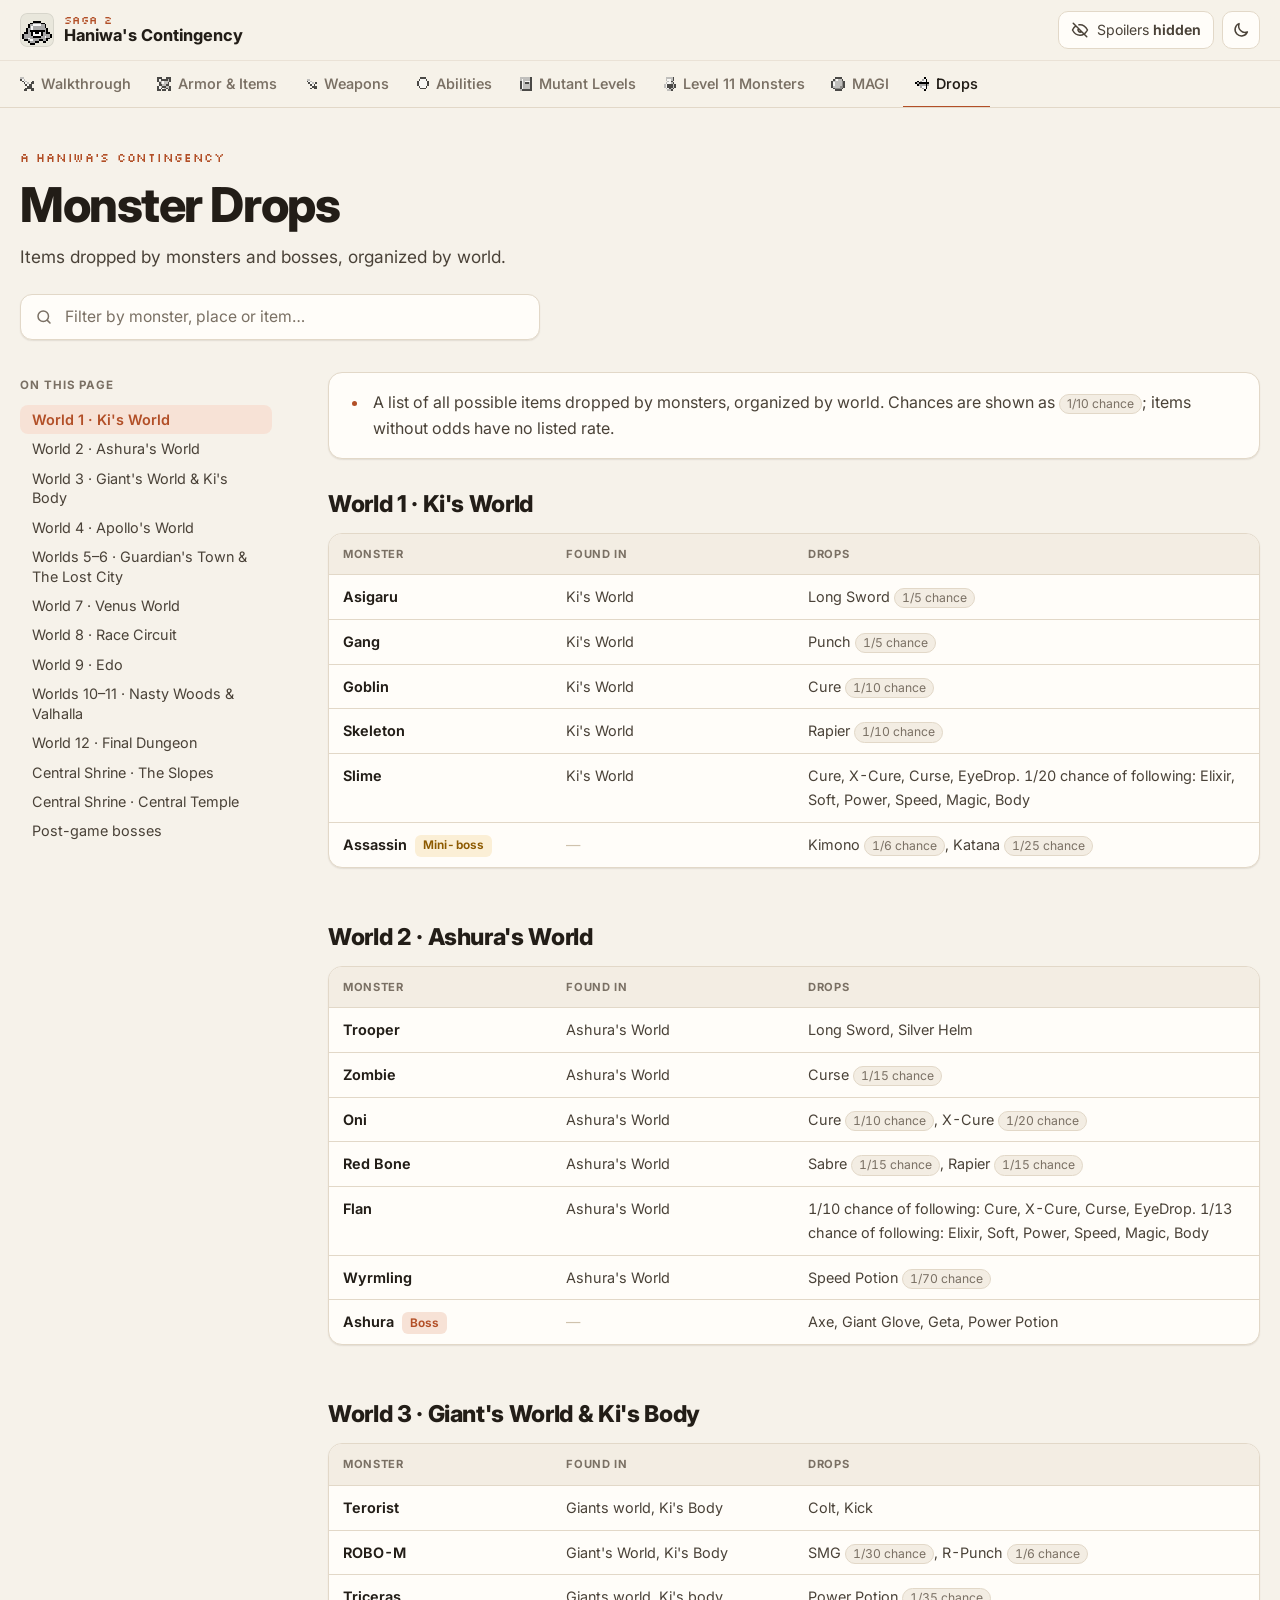
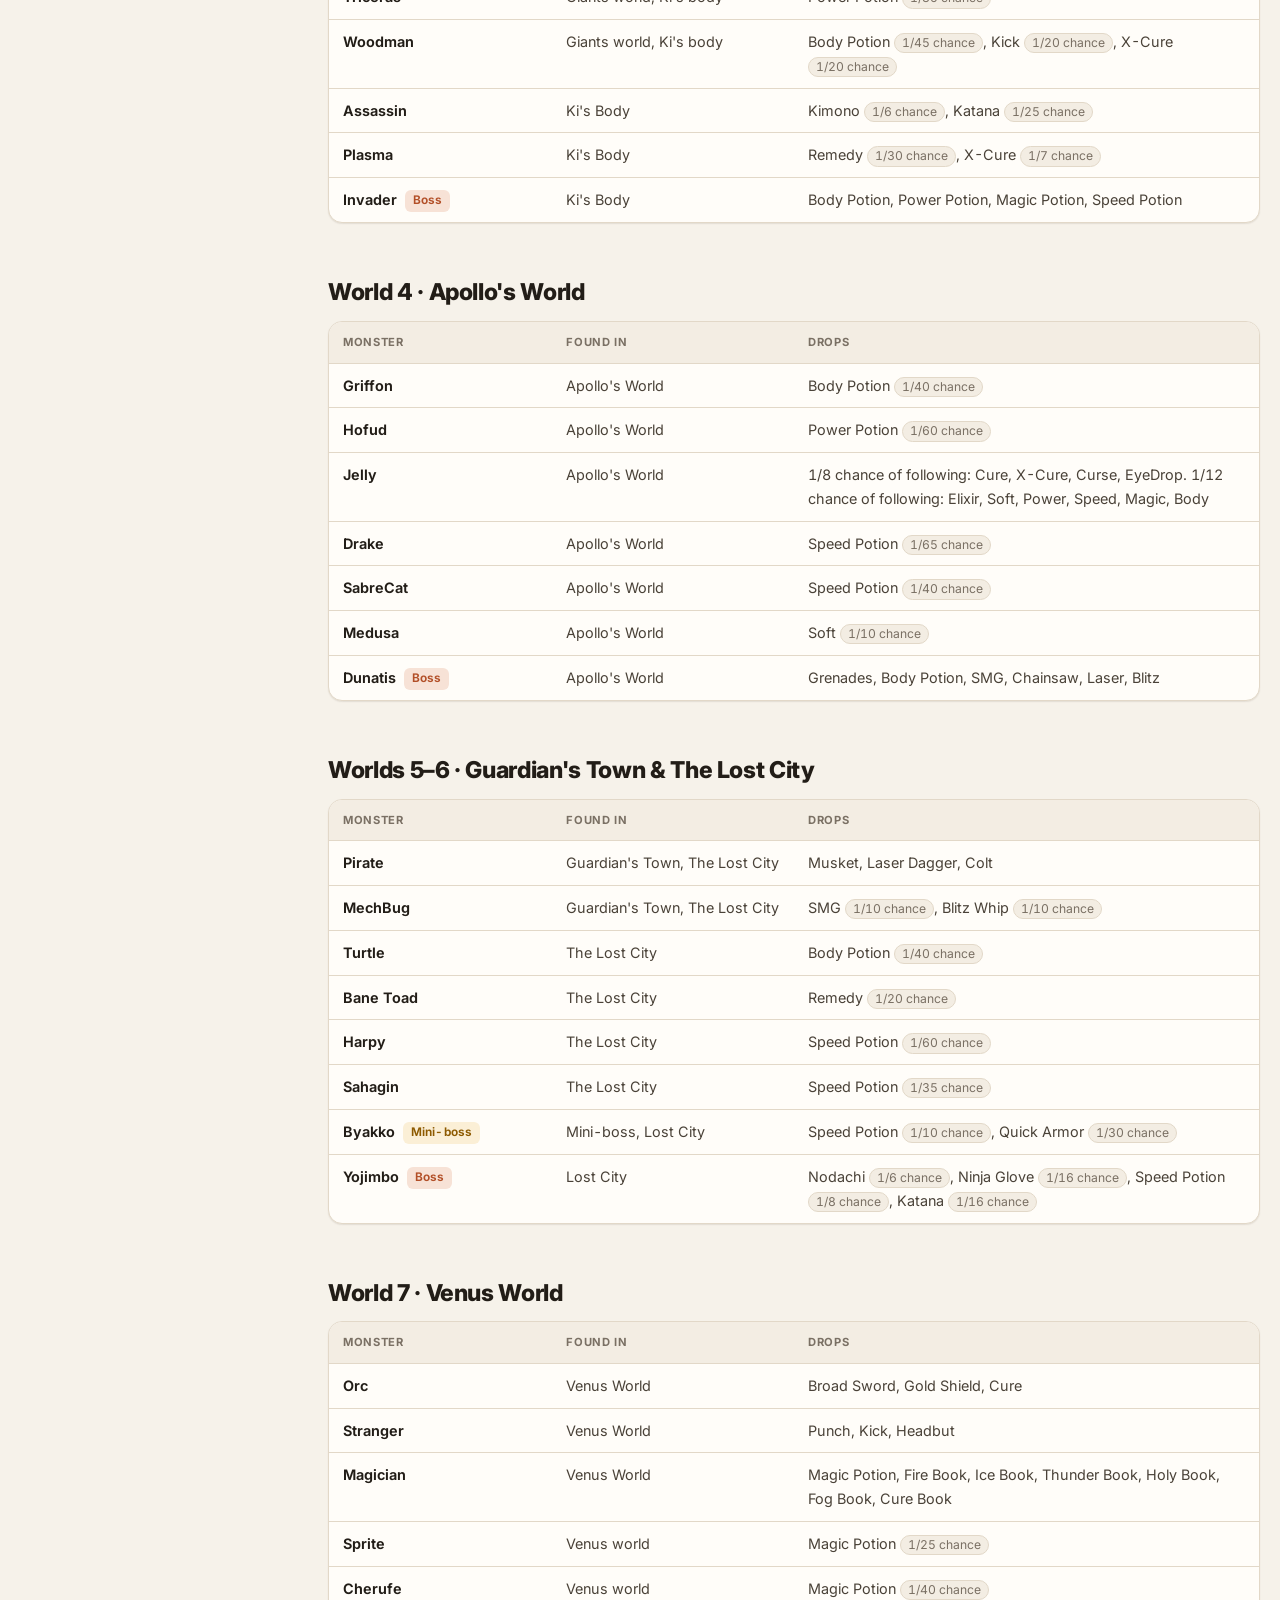
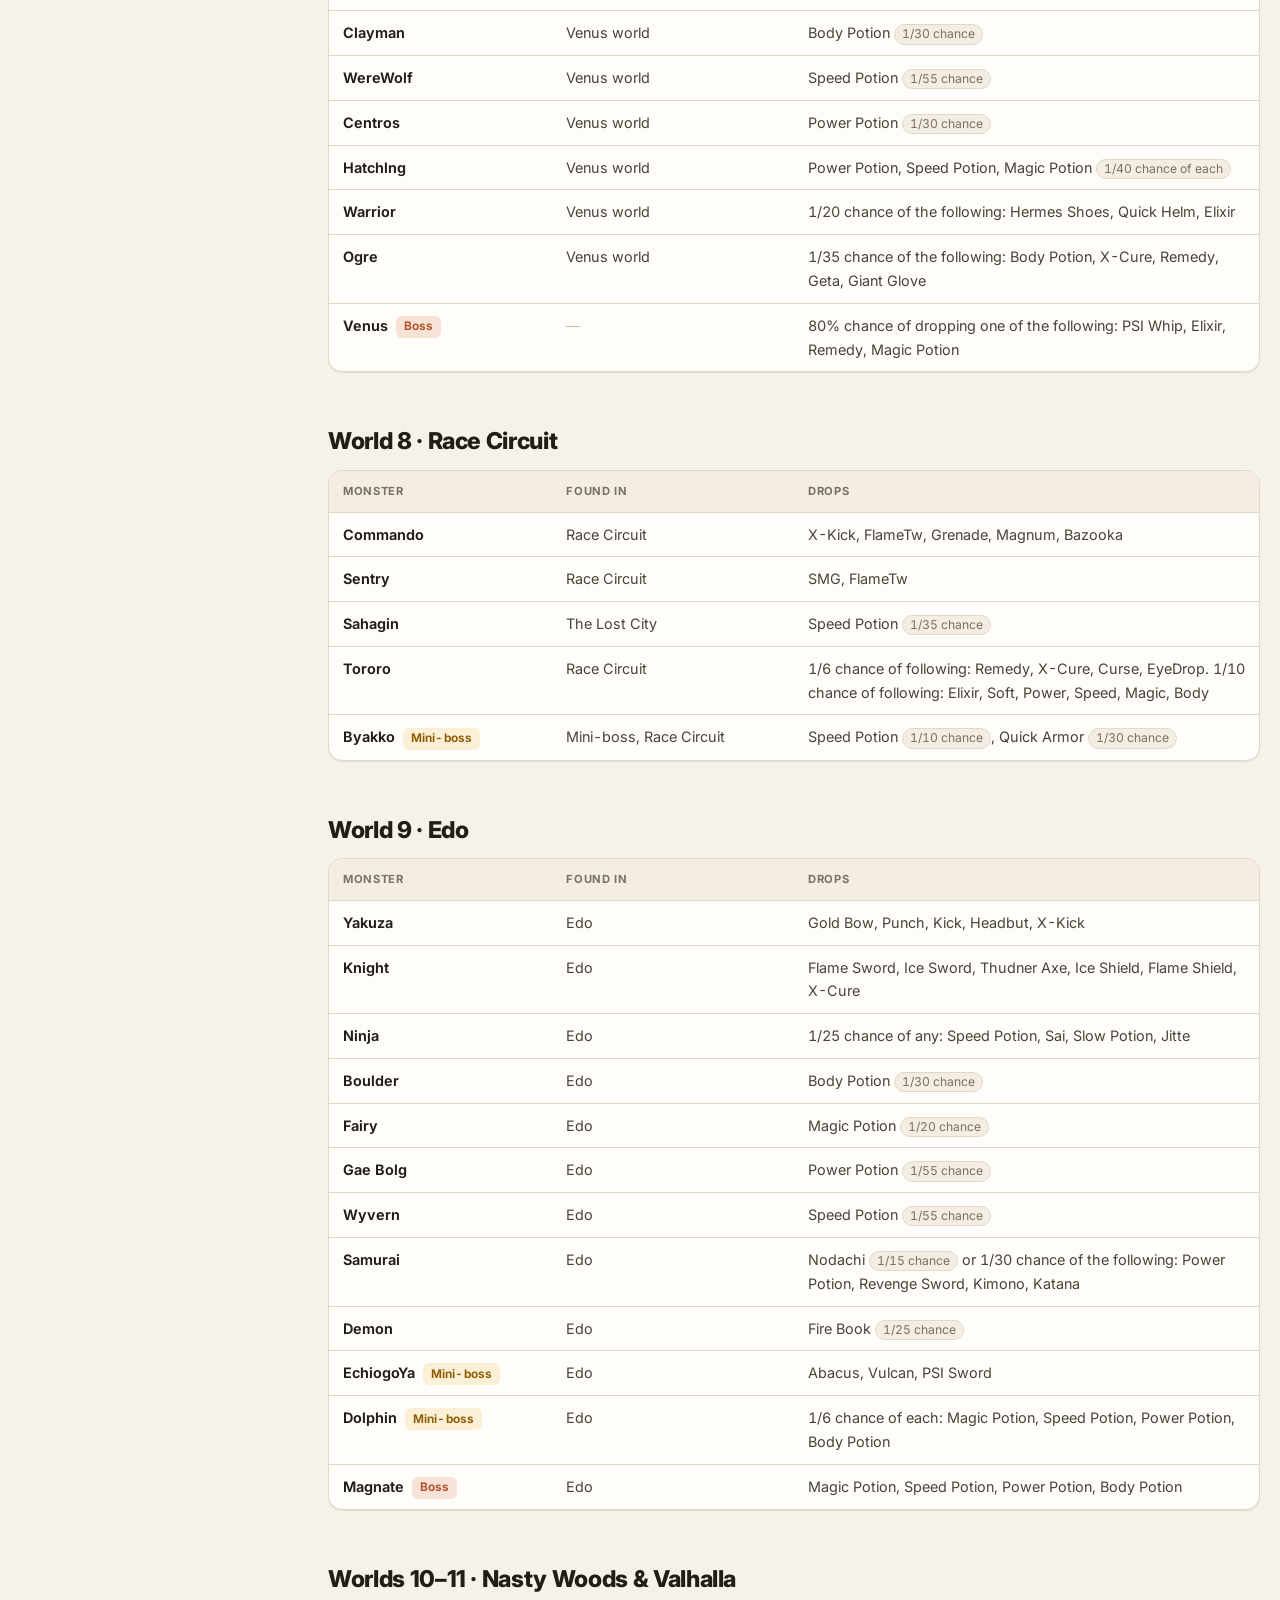
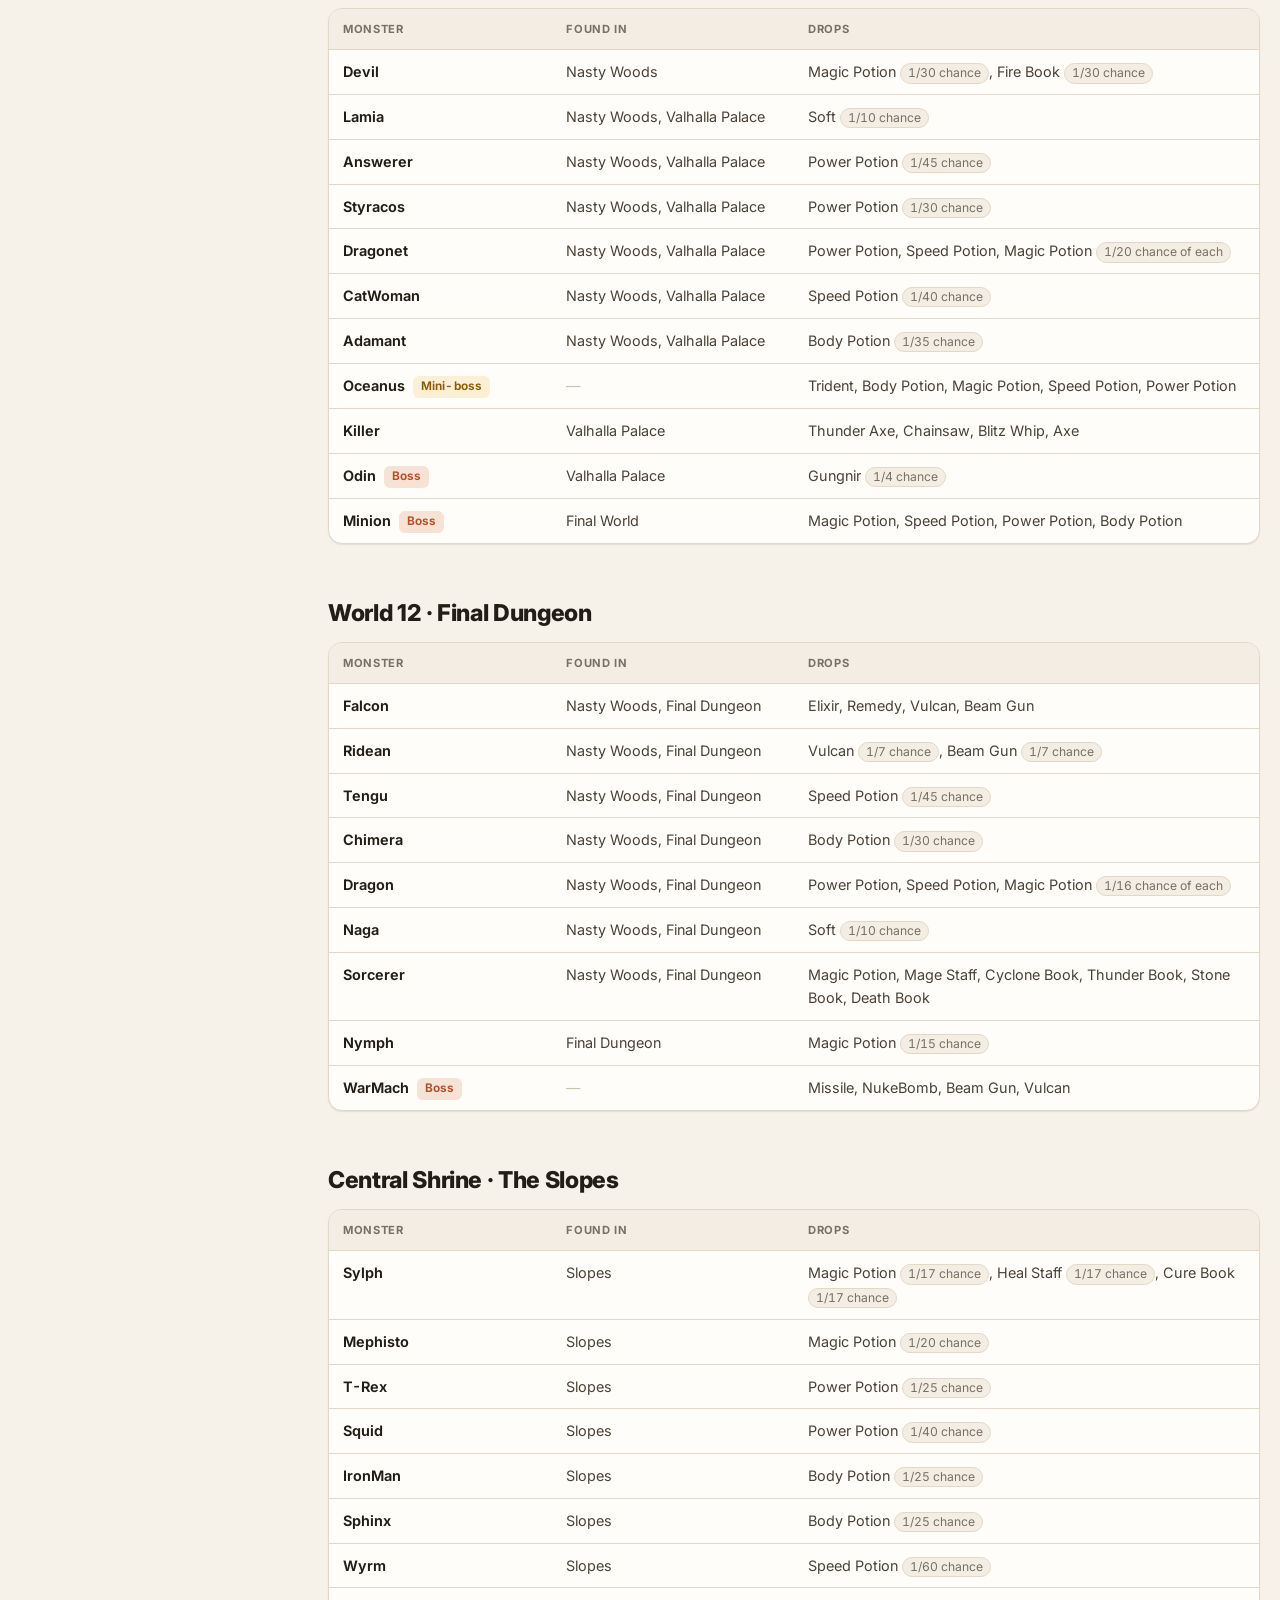
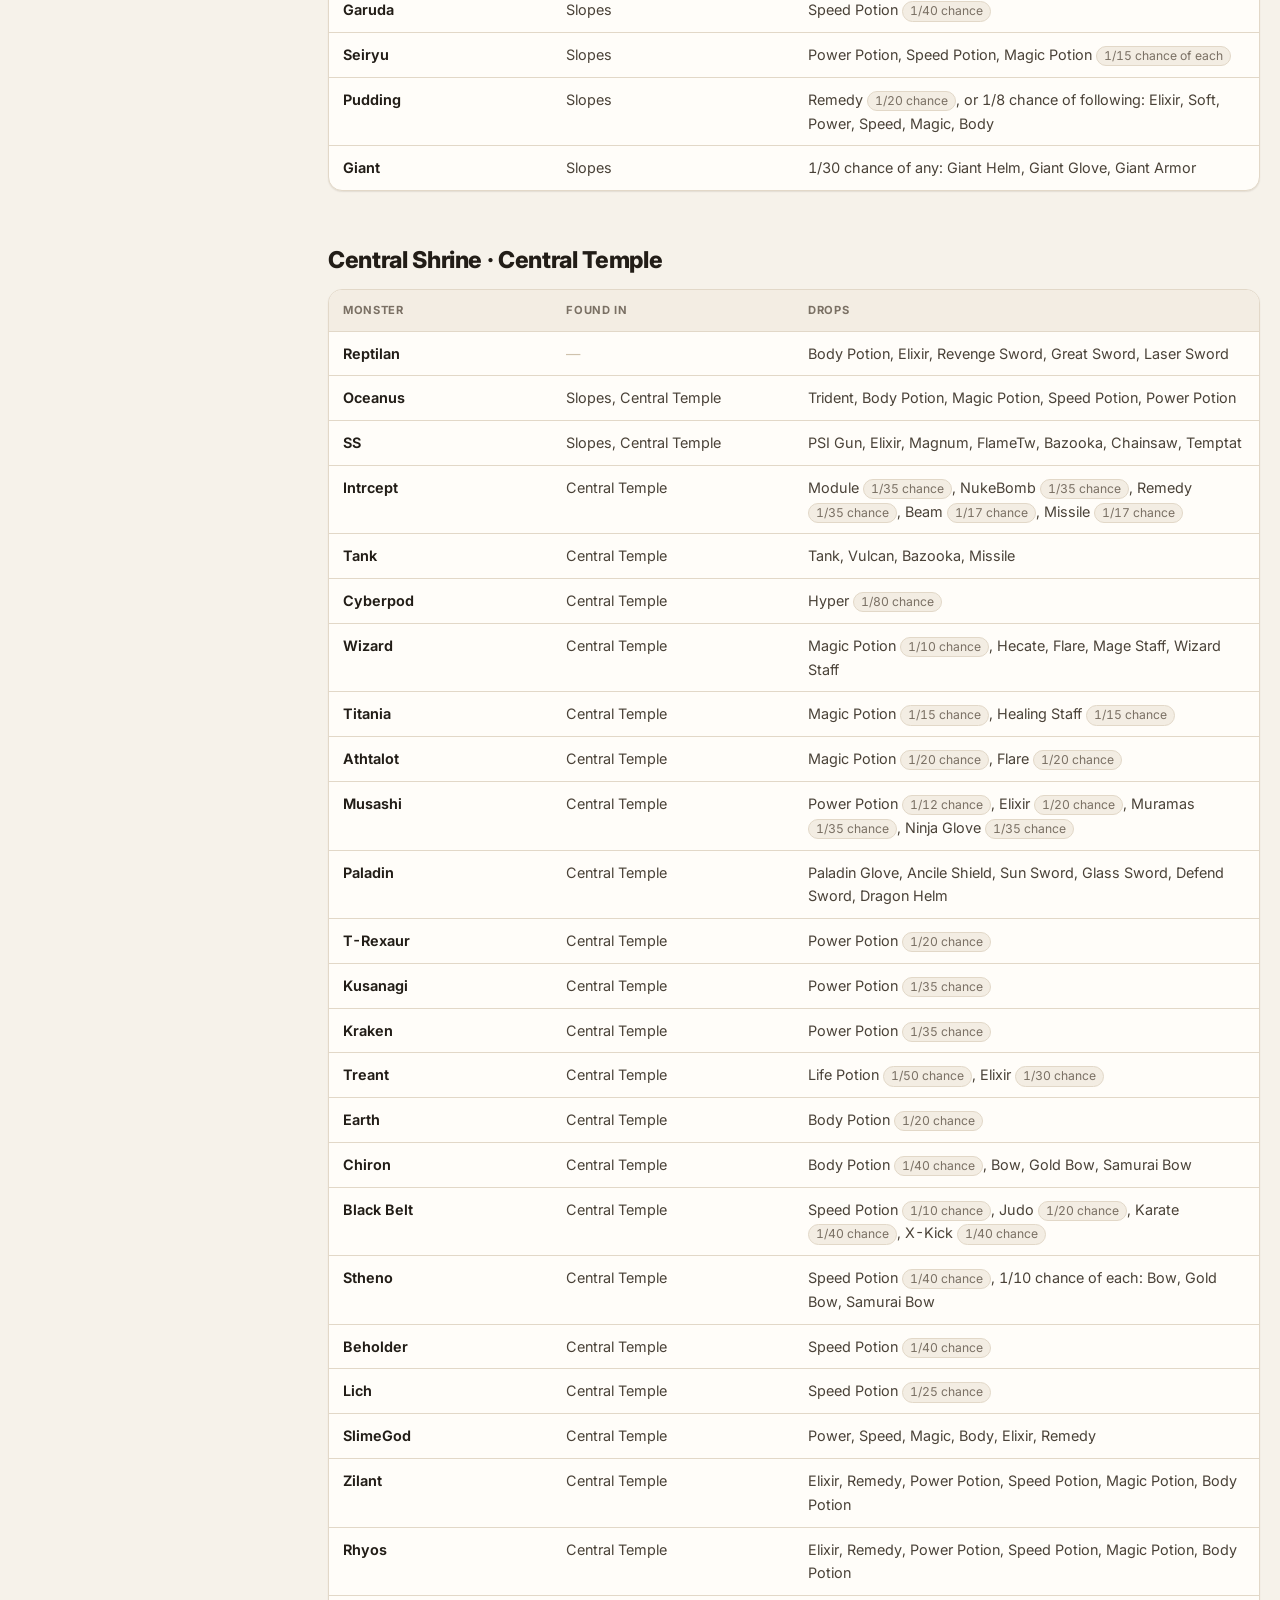
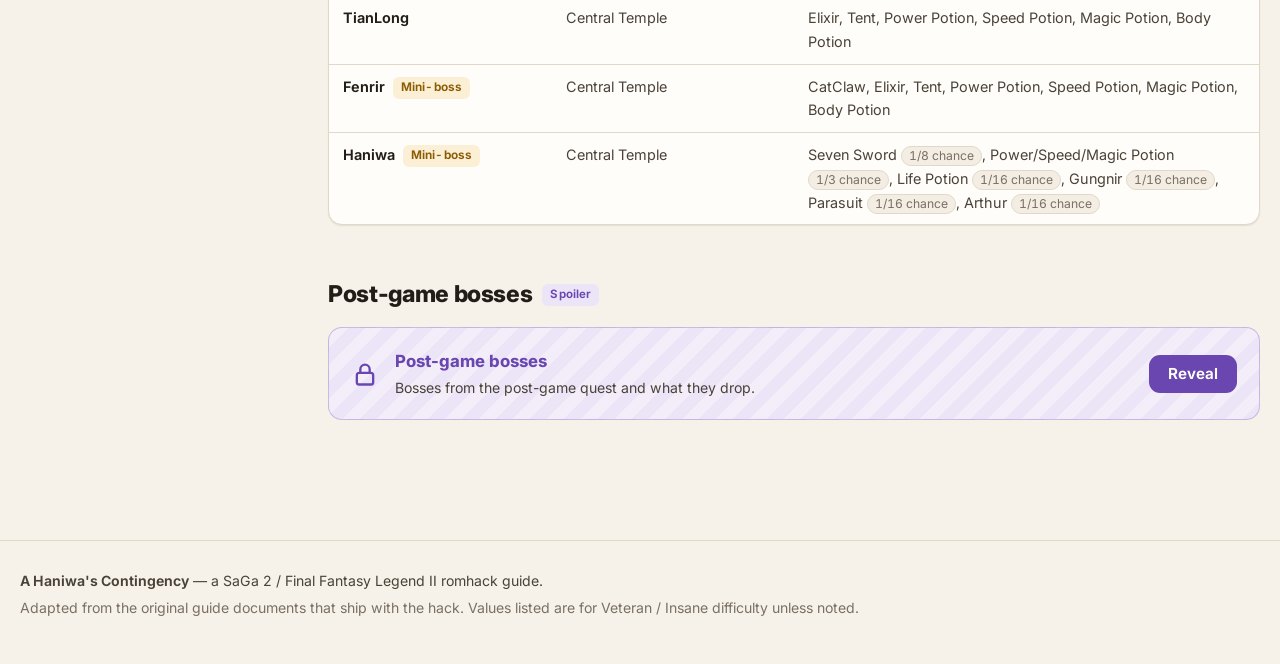
<file: drops.html>
<!doctype html>
<html lang="en">
<head>
<meta charset="utf-8">
<meta name="viewport" content="width=device-width, initial-scale=1">
<title>Monster Drops · A Haniwa's Contingency</title>
<meta name="description" content="Items dropped by monsters and bosses, organized by world.">
<meta name="color-scheme" content="light dark">
<link rel="icon" href="assets/img/sprites/monster.png">
<script>
  (function () {
    var d = document.documentElement;
    try {
      var t = localStorage.getItem('ahc-theme');
      if (t === 'light' || t === 'dark') d.setAttribute('data-theme', t);
      if (localStorage.getItem('ahc-spoilers') === 'shown') d.setAttribute('data-spoilers', 'shown');
    } catch (e) {}
  })();
</script>
<link rel="preconnect" href="https://fonts.googleapis.com">
<link rel="preconnect" href="https://fonts.gstatic.com" crossorigin>
<link rel="stylesheet" href="https://fonts.googleapis.com/css2?family=Inter:wght@400;500;600;700;800&family=Silkscreen&display=swap">
<link rel="stylesheet" href="assets/css/style.css">
</head>
<body class="page-drops">
<a class="skip-link" href="#main">Skip to content</a>
<header class="topbar">
  <div class="topbar-inner">
    <button type="button" class="icon-btn toc-toggle" data-toc-toggle aria-controls="toc" aria-expanded="false" title="Contents"><svg viewBox="0 0 24 24" aria-hidden="true"><path d="M4 7h16M4 12h16M4 17h16"/></svg><span class="sr-only">Contents</span></button>
    <a class="brand" href="index.html"><img class="sprite" src="assets/img/sprites/monster.png" alt="" width="32" height="32"><span class="brand-text"><span class="brand-kicker">SaGa 2</span><span class="brand-name">Haniwa's Contingency</span></span></a>
    <div class="topbar-actions">
      <button type="button" class="pill-btn" data-spoiler-toggle aria-pressed="false" title="Show or hide all spoilers">
        <span class="when-hidden"><svg viewBox="0 0 24 24" aria-hidden="true"><path d="M3 3l18 18M10.6 5.1A10.8 10.8 0 0 1 12 5c6.4 0 10 7 10 7a17.6 17.6 0 0 1-3.2 4.2M6.6 6.6C3.8 8.4 2 12 2 12s3.6 7 10 7a9.7 9.7 0 0 0 5.4-1.6M9.9 9.9a3 3 0 0 0 4.2 4.2"/></svg></span><span class="when-shown"><svg viewBox="0 0 24 24" aria-hidden="true"><path d="M2 12s3.6-7 10-7 10 7 10 7-3.6 7-10 7S2 12 2 12z"/><circle cx="12" cy="12" r="3"/></svg></span>
        <span class="pill-label">Spoilers <b class="when-hidden">hidden</b><b class="when-shown">shown</b></span>
      </button>
      <button type="button" class="icon-btn" data-theme-toggle title="Toggle light / dark mode">
        <span class="theme-icon theme-icon--moon"><svg viewBox="0 0 24 24" aria-hidden="true"><path d="M20.5 14.5A8.5 8.5 0 0 1 9.5 3.5a8.5 8.5 0 1 0 11 11z"/></svg></span><span class="theme-icon theme-icon--sun"><svg viewBox="0 0 24 24" aria-hidden="true"><circle cx="12" cy="12" r="4"/><path d="M12 2v2M12 20v2M4.9 4.9l1.4 1.4M17.7 17.7l1.4 1.4M2 12h2M20 12h2M4.9 19.1l1.4-1.4M17.7 6.3l1.4-1.4"/></svg></span>
        <span class="sr-only">Toggle light / dark mode</span>
      </button>
    </div>
  </div>
  <nav class="tabs" aria-label="Guides">
    <div class="tabs-inner">
        <a href="walkthrough.html"><img class="glyph" src="assets/img/glyphs/sword.png" alt="" width="16" height="16"><span>Walkthrough</span></a>
        <a href="armor-items.html"><img class="glyph" src="assets/img/glyphs/armor.png" alt="" width="16" height="16"><span>Armor &amp; Items</span></a>
        <a href="weapons.html"><img class="glyph" src="assets/img/glyphs/dagger.png" alt="" width="16" height="16"><span>Weapons</span></a>
        <a href="abilities.html"><img class="glyph" src="assets/img/glyphs/immune.png" alt="" width="16" height="16"><span>Abilities</span></a>
        <a href="mutant-abilities.html"><img class="glyph" src="assets/img/glyphs/book.png" alt="" width="16" height="16"><span>Mutant Levels</span></a>
        <a href="level-11-monsters.html"><img class="glyph" src="assets/img/glyphs/potion.png" alt="" width="16" height="16"><span>Level 11 Monsters</span></a>
        <a href="magi.html"><img class="glyph" src="assets/img/glyphs/magi.png" alt="" width="16" height="16"><span>MAGI</span></a>
        <a href="drops.html" aria-current="page"><img class="glyph" src="assets/img/glyphs/bow.png" alt="" width="16" height="16"><span>Drops</span></a>
    </div>
  </nav>
</header>
<header class="page-head"><div class="page-head-inner"><p class="eyebrow">A Haniwa's Contingency</p><h1>Monster Drops</h1><p class=lede>Items dropped by monsters and bosses, organized by world.</p><label class="filter"><svg viewBox="0 0 24 24" aria-hidden="true"><circle cx="11" cy="11" r="7"/><path d="M20 20l-3.5-3.5"/></svg><input type="search" data-filter placeholder="Filter by monster, place or item…" autocomplete="off" aria-label="Filter by monster, place or item…"><span class="filter-count" data-filter-count></span></label></div></header>
<div class="layout"><aside class="toc" id="toc" aria-label="On this page"><div class="toc-inner"><p class="toc-title">On this page</p><ol class="toc-list toc-list--flat"><li class="toc-l2"><a href="#world-1-kis-world"><span>World 1 · Ki's World</span></a></li><li class="toc-l2"><a href="#world-2-ashuras-world"><span>World 2 · Ashura's World</span></a></li><li class="toc-l2"><a href="#world-3-giants-world-kis-body"><span>World 3 · Giant's World &amp; Ki's Body</span></a></li><li class="toc-l2"><a href="#world-4-apollos-world"><span>World 4 · Apollo's World</span></a></li><li class="toc-l2"><a href="#worlds-5-6-guardians-town-the-lost-city"><span>Worlds 5–6 · Guardian's Town &amp; The Lost City</span></a></li><li class="toc-l2"><a href="#world-7-venus-world"><span>World 7 · Venus World</span></a></li><li class="toc-l2"><a href="#world-8-race-circuit"><span>World 8 · Race Circuit</span></a></li><li class="toc-l2"><a href="#world-9-edo"><span>World 9 · Edo</span></a></li><li class="toc-l2"><a href="#worlds-10-11-nasty-woods-valhalla"><span>Worlds 10–11 · Nasty Woods &amp; Valhalla</span></a></li><li class="toc-l2"><a href="#world-12-final-dungeon"><span>World 12 · Final Dungeon</span></a></li><li class="toc-l2"><a href="#central-shrine-the-slopes"><span>Central Shrine · The Slopes</span></a></li><li class="toc-l2"><a href="#central-shrine-central-temple"><span>Central Shrine · Central Temple</span></a></li><li class="toc-l2" data-toc-spoiler><a href="#post-game-bosses"><span>Post-game bosses</span></a></li></ol></div></aside><main id="main" class="content"><div class="page-note"><ul class="intro-list"><li>A list of all possible items dropped by monsters, organized by world. Chances are shown as <span class="odds">1/10 chance</span>; items without odds have no listed rate.</li></ul></div><section class="doc-section ref-section" id="world-1-kis-world"><h2 class="ref-title"><span>World 1 · Ki's World</span></h2><div class="table-wrap" data-filter-scope><table class="data-table data-table--stack drops-table"><thead><tr><th scope="col">Monster</th><th scope="col">Found in</th><th scope="col">Drops</th></tr></thead><tbody data-filter-group><tr><th scope="row"><span class="item-name">Asigaru</span></th><td data-label="Found in"><div class="cell">Ki's World</div></td><td data-label="Drops"><div class="cell">Long Sword <span class="odds">1/5 chance</span></div></td></tr></tbody><tbody data-filter-group><tr><th scope="row"><span class="item-name">Gang</span></th><td data-label="Found in"><div class="cell">Ki's World</div></td><td data-label="Drops"><div class="cell">Punch <span class="odds">1/5 chance</span></div></td></tr></tbody><tbody data-filter-group><tr><th scope="row"><span class="item-name">Goblin</span></th><td data-label="Found in"><div class="cell">Ki's World</div></td><td data-label="Drops"><div class="cell">Cure <span class="odds">1/10 chance</span></div></td></tr></tbody><tbody data-filter-group><tr><th scope="row"><span class="item-name">Skeleton</span></th><td data-label="Found in"><div class="cell">Ki's World</div></td><td data-label="Drops"><div class="cell">Rapier <span class="odds">1/10 chance</span></div></td></tr></tbody><tbody data-filter-group><tr><th scope="row"><span class="item-name">Slime</span></th><td data-label="Found in"><div class="cell">Ki's World</div></td><td data-label="Drops"><div class="cell">Cure, X-Cure, Curse, EyeDrop. 1/20 chance of following: Elixir, Soft, Power, Speed, Magic, Body</div></td></tr></tbody><tbody data-filter-group><tr><th scope="row"><span class="item-name">Assassin</span><span class="badge badge--miniboss">Mini-boss</span></th><td data-label="Found in"><div class="cell"><span class=dash>—</span></div></td><td data-label="Drops"><div class="cell">Kimono <span class="odds">1/6 chance</span>, Katana <span class="odds">1/25 chance</span></div></td></tr></tbody></table></div></section><section class="doc-section ref-section" id="world-2-ashuras-world"><h2 class="ref-title"><span>World 2 · Ashura's World</span></h2><div class="table-wrap" data-filter-scope><table class="data-table data-table--stack drops-table"><thead><tr><th scope="col">Monster</th><th scope="col">Found in</th><th scope="col">Drops</th></tr></thead><tbody data-filter-group><tr><th scope="row"><span class="item-name">Trooper</span></th><td data-label="Found in"><div class="cell">Ashura's World</div></td><td data-label="Drops"><div class="cell">Long Sword, Silver Helm</div></td></tr></tbody><tbody data-filter-group><tr><th scope="row"><span class="item-name">Zombie</span></th><td data-label="Found in"><div class="cell">Ashura's World</div></td><td data-label="Drops"><div class="cell">Curse <span class="odds">1/15 chance</span></div></td></tr></tbody><tbody data-filter-group><tr><th scope="row"><span class="item-name">Oni</span></th><td data-label="Found in"><div class="cell">Ashura's World</div></td><td data-label="Drops"><div class="cell">Cure <span class="odds">1/10 chance</span>, X-Cure <span class="odds">1/20 chance</span></div></td></tr></tbody><tbody data-filter-group><tr><th scope="row"><span class="item-name">Red Bone</span></th><td data-label="Found in"><div class="cell">Ashura's World</div></td><td data-label="Drops"><div class="cell">Sabre <span class="odds">1/15 chance</span>, Rapier <span class="odds">1/15 chance</span></div></td></tr></tbody><tbody data-filter-group><tr><th scope="row"><span class="item-name">Flan</span></th><td data-label="Found in"><div class="cell">Ashura's World</div></td><td data-label="Drops"><div class="cell">1/10 chance of following: Cure, X-Cure, Curse, EyeDrop. 1/13 chance of following: Elixir, Soft, Power, Speed, Magic, Body</div></td></tr></tbody><tbody data-filter-group><tr><th scope="row"><span class="item-name">Wyrmling</span></th><td data-label="Found in"><div class="cell">Ashura's World</div></td><td data-label="Drops"><div class="cell">Speed Potion <span class="odds">1/70 chance</span></div></td></tr></tbody><tbody data-filter-group><tr><th scope="row"><span class="item-name">Ashura</span><span class="badge badge--boss">Boss</span></th><td data-label="Found in"><div class="cell"><span class=dash>—</span></div></td><td data-label="Drops"><div class="cell">Axe, Giant Glove, Geta, Power Potion</div></td></tr></tbody></table></div></section><section class="doc-section ref-section" id="world-3-giants-world-kis-body"><h2 class="ref-title"><span>World 3 · Giant's World &amp; Ki's Body</span></h2><div class="table-wrap" data-filter-scope><table class="data-table data-table--stack drops-table"><thead><tr><th scope="col">Monster</th><th scope="col">Found in</th><th scope="col">Drops</th></tr></thead><tbody data-filter-group><tr><th scope="row"><span class="item-name">Terorist</span></th><td data-label="Found in"><div class="cell">Giants world, Ki's Body</div></td><td data-label="Drops"><div class="cell">Colt, Kick</div></td></tr></tbody><tbody data-filter-group><tr><th scope="row"><span class="item-name">ROBO-M</span></th><td data-label="Found in"><div class="cell">Giant's World, Ki's Body</div></td><td data-label="Drops"><div class="cell">SMG <span class="odds">1/30 chance</span>, R-Punch <span class="odds">1/6 chance</span></div></td></tr></tbody><tbody data-filter-group><tr><th scope="row"><span class="item-name">Triceras</span></th><td data-label="Found in"><div class="cell">Giants world, Ki's body</div></td><td data-label="Drops"><div class="cell">Power Potion <span class="odds">1/35 chance</span></div></td></tr></tbody><tbody data-filter-group><tr><th scope="row"><span class="item-name">Woodman</span></th><td data-label="Found in"><div class="cell">Giants world, Ki's body</div></td><td data-label="Drops"><div class="cell">Body Potion <span class="odds">1/45 chance</span>, Kick <span class="odds">1/20 chance</span>, X-Cure <span class="odds">1/20 chance</span></div></td></tr></tbody><tbody data-filter-group><tr><th scope="row"><span class="item-name">Assassin</span></th><td data-label="Found in"><div class="cell">Ki's Body</div></td><td data-label="Drops"><div class="cell">Kimono <span class="odds">1/6 chance</span>, Katana <span class="odds">1/25 chance</span></div></td></tr></tbody><tbody data-filter-group><tr><th scope="row"><span class="item-name">Plasma</span></th><td data-label="Found in"><div class="cell">Ki's Body</div></td><td data-label="Drops"><div class="cell">Remedy <span class="odds">1/30 chance</span>, X-Cure <span class="odds">1/7 chance</span></div></td></tr></tbody><tbody data-filter-group><tr><th scope="row"><span class="item-name">Invader</span><span class="badge badge--boss">Boss</span></th><td data-label="Found in"><div class="cell">Ki's Body</div></td><td data-label="Drops"><div class="cell">Body Potion, Power Potion, Magic Potion, Speed Potion</div></td></tr></tbody></table></div></section><section class="doc-section ref-section" id="world-4-apollos-world"><h2 class="ref-title"><span>World 4 · Apollo's World</span></h2><div class="table-wrap" data-filter-scope><table class="data-table data-table--stack drops-table"><thead><tr><th scope="col">Monster</th><th scope="col">Found in</th><th scope="col">Drops</th></tr></thead><tbody data-filter-group><tr><th scope="row"><span class="item-name">Griffon</span></th><td data-label="Found in"><div class="cell">Apollo's World</div></td><td data-label="Drops"><div class="cell">Body Potion <span class="odds">1/40 chance</span></div></td></tr></tbody><tbody data-filter-group><tr><th scope="row"><span class="item-name">Hofud</span></th><td data-label="Found in"><div class="cell">Apollo's World</div></td><td data-label="Drops"><div class="cell">Power Potion <span class="odds">1/60 chance</span></div></td></tr></tbody><tbody data-filter-group><tr><th scope="row"><span class="item-name">Jelly</span></th><td data-label="Found in"><div class="cell">Apollo's World</div></td><td data-label="Drops"><div class="cell">1/8 chance of following: Cure, X-Cure, Curse, EyeDrop. 1/12 chance of following: Elixir, Soft, Power, Speed, Magic, Body</div></td></tr></tbody><tbody data-filter-group><tr><th scope="row"><span class="item-name">Drake</span></th><td data-label="Found in"><div class="cell">Apollo's World</div></td><td data-label="Drops"><div class="cell">Speed Potion <span class="odds">1/65 chance</span></div></td></tr></tbody><tbody data-filter-group><tr><th scope="row"><span class="item-name">SabreCat</span></th><td data-label="Found in"><div class="cell">Apollo's World</div></td><td data-label="Drops"><div class="cell">Speed Potion <span class="odds">1/40 chance</span></div></td></tr></tbody><tbody data-filter-group><tr><th scope="row"><span class="item-name">Medusa</span></th><td data-label="Found in"><div class="cell">Apollo's World</div></td><td data-label="Drops"><div class="cell">Soft <span class="odds">1/10 chance</span></div></td></tr></tbody><tbody data-filter-group><tr><th scope="row"><span class="item-name">Dunatis</span><span class="badge badge--boss">Boss</span></th><td data-label="Found in"><div class="cell">Apollo's World</div></td><td data-label="Drops"><div class="cell">Grenades, Body Potion, SMG, Chainsaw, Laser, Blitz</div></td></tr></tbody></table></div></section><section class="doc-section ref-section" id="worlds-5-6-guardians-town-the-lost-city"><h2 class="ref-title"><span>Worlds 5–6 · Guardian's Town &amp; The Lost City</span></h2><div class="table-wrap" data-filter-scope><table class="data-table data-table--stack drops-table"><thead><tr><th scope="col">Monster</th><th scope="col">Found in</th><th scope="col">Drops</th></tr></thead><tbody data-filter-group><tr><th scope="row"><span class="item-name">Pirate</span></th><td data-label="Found in"><div class="cell">Guardian's Town, The Lost City</div></td><td data-label="Drops"><div class="cell">Musket, Laser Dagger, Colt</div></td></tr></tbody><tbody data-filter-group><tr><th scope="row"><span class="item-name">MechBug</span></th><td data-label="Found in"><div class="cell">Guardian's Town, The Lost City</div></td><td data-label="Drops"><div class="cell">SMG <span class="odds">1/10 chance</span>, Blitz Whip <span class="odds">1/10 chance</span></div></td></tr></tbody><tbody data-filter-group><tr><th scope="row"><span class="item-name">Turtle</span></th><td data-label="Found in"><div class="cell">The Lost City</div></td><td data-label="Drops"><div class="cell">Body Potion <span class="odds">1/40 chance</span></div></td></tr></tbody><tbody data-filter-group><tr><th scope="row"><span class="item-name">Bane Toad</span></th><td data-label="Found in"><div class="cell">The Lost City</div></td><td data-label="Drops"><div class="cell">Remedy <span class="odds">1/20 chance</span></div></td></tr></tbody><tbody data-filter-group><tr><th scope="row"><span class="item-name">Harpy</span></th><td data-label="Found in"><div class="cell">The Lost City</div></td><td data-label="Drops"><div class="cell">Speed Potion <span class="odds">1/60 chance</span></div></td></tr></tbody><tbody data-filter-group><tr><th scope="row"><span class="item-name">Sahagin</span></th><td data-label="Found in"><div class="cell">The Lost City</div></td><td data-label="Drops"><div class="cell">Speed Potion <span class="odds">1/35 chance</span></div></td></tr></tbody><tbody data-filter-group><tr><th scope="row"><span class="item-name">Byakko</span><span class="badge badge--miniboss">Mini-boss</span></th><td data-label="Found in"><div class="cell">Mini-boss, Lost City</div></td><td data-label="Drops"><div class="cell">Speed Potion <span class="odds">1/10 chance</span>, Quick Armor <span class="odds">1/30 chance</span></div></td></tr></tbody><tbody data-filter-group><tr><th scope="row"><span class="item-name">Yojimbo</span><span class="badge badge--boss">Boss</span></th><td data-label="Found in"><div class="cell">Lost City</div></td><td data-label="Drops"><div class="cell">Nodachi <span class="odds">1/6 chance</span>, Ninja Glove <span class="odds">1/16 chance</span>, Speed Potion <span class="odds">1/8 chance</span>, Katana <span class="odds">1/16 chance</span></div></td></tr></tbody></table></div></section><section class="doc-section ref-section" id="world-7-venus-world"><h2 class="ref-title"><span>World 7 · Venus World</span></h2><div class="table-wrap" data-filter-scope><table class="data-table data-table--stack drops-table"><thead><tr><th scope="col">Monster</th><th scope="col">Found in</th><th scope="col">Drops</th></tr></thead><tbody data-filter-group><tr><th scope="row"><span class="item-name">Orc</span></th><td data-label="Found in"><div class="cell">Venus World</div></td><td data-label="Drops"><div class="cell">Broad Sword, Gold Shield, Cure</div></td></tr></tbody><tbody data-filter-group><tr><th scope="row"><span class="item-name">Stranger</span></th><td data-label="Found in"><div class="cell">Venus World</div></td><td data-label="Drops"><div class="cell">Punch, Kick, Headbut</div></td></tr></tbody><tbody data-filter-group><tr><th scope="row"><span class="item-name">Magician</span></th><td data-label="Found in"><div class="cell">Venus World</div></td><td data-label="Drops"><div class="cell">Magic Potion, Fire Book, Ice Book, Thunder Book, Holy Book, Fog Book, Cure Book</div></td></tr></tbody><tbody data-filter-group><tr><th scope="row"><span class="item-name">Sprite</span></th><td data-label="Found in"><div class="cell">Venus world</div></td><td data-label="Drops"><div class="cell">Magic Potion <span class="odds">1/25 chance</span></div></td></tr></tbody><tbody data-filter-group><tr><th scope="row"><span class="item-name">Cherufe</span></th><td data-label="Found in"><div class="cell">Venus world</div></td><td data-label="Drops"><div class="cell">Magic Potion <span class="odds">1/40 chance</span></div></td></tr></tbody><tbody data-filter-group><tr><th scope="row"><span class="item-name">Clayman</span></th><td data-label="Found in"><div class="cell">Venus world</div></td><td data-label="Drops"><div class="cell">Body Potion <span class="odds">1/30 chance</span></div></td></tr></tbody><tbody data-filter-group><tr><th scope="row"><span class="item-name">WereWolf</span></th><td data-label="Found in"><div class="cell">Venus world</div></td><td data-label="Drops"><div class="cell">Speed Potion <span class="odds">1/55 chance</span></div></td></tr></tbody><tbody data-filter-group><tr><th scope="row"><span class="item-name">Centros</span></th><td data-label="Found in"><div class="cell">Venus world</div></td><td data-label="Drops"><div class="cell">Power Potion <span class="odds">1/30 chance</span></div></td></tr></tbody><tbody data-filter-group><tr><th scope="row"><span class="item-name">Hatchlng</span></th><td data-label="Found in"><div class="cell">Venus world</div></td><td data-label="Drops"><div class="cell">Power Potion, Speed Potion, Magic Potion <span class="odds">1/40 chance of each</span></div></td></tr></tbody><tbody data-filter-group><tr><th scope="row"><span class="item-name">Warrior</span></th><td data-label="Found in"><div class="cell">Venus world</div></td><td data-label="Drops"><div class="cell">1/20 chance of the following: Hermes Shoes, Quick Helm, Elixir</div></td></tr></tbody><tbody data-filter-group><tr><th scope="row"><span class="item-name">Ogre</span></th><td data-label="Found in"><div class="cell">Venus world</div></td><td data-label="Drops"><div class="cell">1/35 chance of the following: Body Potion, X-Cure, Remedy, Geta, Giant Glove</div></td></tr></tbody><tbody data-filter-group><tr><th scope="row"><span class="item-name">Venus</span><span class="badge badge--boss">Boss</span></th><td data-label="Found in"><div class="cell"><span class=dash>—</span></div></td><td data-label="Drops"><div class="cell">80% chance of dropping one of the following: PSI Whip, Elixir, Remedy, Magic Potion</div></td></tr></tbody></table></div></section><section class="doc-section ref-section" id="world-8-race-circuit"><h2 class="ref-title"><span>World 8 · Race Circuit</span></h2><div class="table-wrap" data-filter-scope><table class="data-table data-table--stack drops-table"><thead><tr><th scope="col">Monster</th><th scope="col">Found in</th><th scope="col">Drops</th></tr></thead><tbody data-filter-group><tr><th scope="row"><span class="item-name">Commando</span></th><td data-label="Found in"><div class="cell">Race Circuit</div></td><td data-label="Drops"><div class="cell">X-Kick, FlameTw, Grenade, Magnum, Bazooka</div></td></tr></tbody><tbody data-filter-group><tr><th scope="row"><span class="item-name">Sentry</span></th><td data-label="Found in"><div class="cell">Race Circuit</div></td><td data-label="Drops"><div class="cell">SMG, FlameTw</div></td></tr></tbody><tbody data-filter-group><tr><th scope="row"><span class="item-name">Sahagin</span></th><td data-label="Found in"><div class="cell">The Lost City</div></td><td data-label="Drops"><div class="cell">Speed Potion <span class="odds">1/35 chance</span></div></td></tr></tbody><tbody data-filter-group><tr><th scope="row"><span class="item-name">Tororo</span></th><td data-label="Found in"><div class="cell">Race Circuit</div></td><td data-label="Drops"><div class="cell">1/6 chance of following: Remedy, X-Cure, Curse, EyeDrop. 1/10 chance of following: Elixir, Soft, Power, Speed, Magic, Body</div></td></tr></tbody><tbody data-filter-group><tr><th scope="row"><span class="item-name">Byakko</span><span class="badge badge--miniboss">Mini-boss</span></th><td data-label="Found in"><div class="cell">Mini-boss, Race Circuit</div></td><td data-label="Drops"><div class="cell">Speed Potion <span class="odds">1/10 chance</span>, Quick Armor <span class="odds">1/30 chance</span></div></td></tr></tbody></table></div></section><section class="doc-section ref-section" id="world-9-edo"><h2 class="ref-title"><span>World 9 · Edo</span></h2><div class="table-wrap" data-filter-scope><table class="data-table data-table--stack drops-table"><thead><tr><th scope="col">Monster</th><th scope="col">Found in</th><th scope="col">Drops</th></tr></thead><tbody data-filter-group><tr><th scope="row"><span class="item-name">Yakuza</span></th><td data-label="Found in"><div class="cell">Edo</div></td><td data-label="Drops"><div class="cell">Gold Bow, Punch, Kick, Headbut, X-Kick</div></td></tr></tbody><tbody data-filter-group><tr><th scope="row"><span class="item-name">Knight</span></th><td data-label="Found in"><div class="cell">Edo</div></td><td data-label="Drops"><div class="cell">Flame Sword, Ice Sword, Thudner Axe, Ice Shield, Flame Shield, X-Cure</div></td></tr></tbody><tbody data-filter-group><tr><th scope="row"><span class="item-name">Ninja</span></th><td data-label="Found in"><div class="cell">Edo</div></td><td data-label="Drops"><div class="cell">1/25 chance of any: Speed Potion, Sai, Slow Potion, Jitte</div></td></tr></tbody><tbody data-filter-group><tr><th scope="row"><span class="item-name">Boulder</span></th><td data-label="Found in"><div class="cell">Edo</div></td><td data-label="Drops"><div class="cell">Body Potion <span class="odds">1/30 chance</span></div></td></tr></tbody><tbody data-filter-group><tr><th scope="row"><span class="item-name">Fairy</span></th><td data-label="Found in"><div class="cell">Edo</div></td><td data-label="Drops"><div class="cell">Magic Potion <span class="odds">1/20 chance</span></div></td></tr></tbody><tbody data-filter-group><tr><th scope="row"><span class="item-name">Gae Bolg</span></th><td data-label="Found in"><div class="cell">Edo</div></td><td data-label="Drops"><div class="cell">Power Potion <span class="odds">1/55 chance</span></div></td></tr></tbody><tbody data-filter-group><tr><th scope="row"><span class="item-name">Wyvern</span></th><td data-label="Found in"><div class="cell">Edo</div></td><td data-label="Drops"><div class="cell">Speed Potion <span class="odds">1/55 chance</span></div></td></tr></tbody><tbody data-filter-group><tr><th scope="row"><span class="item-name">Samurai</span></th><td data-label="Found in"><div class="cell">Edo</div></td><td data-label="Drops"><div class="cell">Nodachi <span class="odds">1/15 chance</span> or 1/30 chance of the following: Power Potion, Revenge Sword, Kimono, Katana</div></td></tr></tbody><tbody data-filter-group><tr><th scope="row"><span class="item-name">Demon</span></th><td data-label="Found in"><div class="cell">Edo</div></td><td data-label="Drops"><div class="cell">Fire Book <span class="odds">1/25 chance</span></div></td></tr></tbody><tbody data-filter-group><tr><th scope="row"><span class="item-name">EchiogoYa</span><span class="badge badge--miniboss">Mini-boss</span></th><td data-label="Found in"><div class="cell">Edo</div></td><td data-label="Drops"><div class="cell">Abacus, Vulcan, PSI Sword</div></td></tr></tbody><tbody data-filter-group><tr><th scope="row"><span class="item-name">Dolphin</span><span class="badge badge--miniboss">Mini-boss</span></th><td data-label="Found in"><div class="cell">Edo</div></td><td data-label="Drops"><div class="cell">1/6 chance of each: Magic Potion, Speed Potion, Power Potion, Body Potion</div></td></tr></tbody><tbody data-filter-group><tr><th scope="row"><span class="item-name">Magnate</span><span class="badge badge--boss">Boss</span></th><td data-label="Found in"><div class="cell">Edo</div></td><td data-label="Drops"><div class="cell">Magic Potion, Speed Potion, Power Potion, Body Potion</div></td></tr></tbody></table></div></section><section class="doc-section ref-section" id="worlds-10-11-nasty-woods-valhalla"><h2 class="ref-title"><span>Worlds 10–11 · Nasty Woods &amp; Valhalla</span></h2><div class="table-wrap" data-filter-scope><table class="data-table data-table--stack drops-table"><thead><tr><th scope="col">Monster</th><th scope="col">Found in</th><th scope="col">Drops</th></tr></thead><tbody data-filter-group><tr><th scope="row"><span class="item-name">Devil</span></th><td data-label="Found in"><div class="cell">Nasty Woods</div></td><td data-label="Drops"><div class="cell">Magic Potion <span class="odds">1/30 chance</span>, Fire Book <span class="odds">1/30 chance</span></div></td></tr></tbody><tbody data-filter-group><tr><th scope="row"><span class="item-name">Lamia</span></th><td data-label="Found in"><div class="cell">Nasty Woods, Valhalla Palace</div></td><td data-label="Drops"><div class="cell">Soft <span class="odds">1/10 chance</span></div></td></tr></tbody><tbody data-filter-group><tr><th scope="row"><span class="item-name">Answerer</span></th><td data-label="Found in"><div class="cell">Nasty Woods, Valhalla Palace</div></td><td data-label="Drops"><div class="cell">Power Potion <span class="odds">1/45 chance</span></div></td></tr></tbody><tbody data-filter-group><tr><th scope="row"><span class="item-name">Styracos</span></th><td data-label="Found in"><div class="cell">Nasty Woods, Valhalla Palace</div></td><td data-label="Drops"><div class="cell">Power Potion <span class="odds">1/30 chance</span></div></td></tr></tbody><tbody data-filter-group><tr><th scope="row"><span class="item-name">Dragonet</span></th><td data-label="Found in"><div class="cell">Nasty Woods, Valhalla Palace</div></td><td data-label="Drops"><div class="cell">Power Potion, Speed Potion, Magic Potion <span class="odds">1/20 chance of each</span></div></td></tr></tbody><tbody data-filter-group><tr><th scope="row"><span class="item-name">CatWoman</span></th><td data-label="Found in"><div class="cell">Nasty Woods, Valhalla Palace</div></td><td data-label="Drops"><div class="cell">Speed Potion <span class="odds">1/40 chance</span></div></td></tr></tbody><tbody data-filter-group><tr><th scope="row"><span class="item-name">Adamant</span></th><td data-label="Found in"><div class="cell">Nasty Woods, Valhalla Palace</div></td><td data-label="Drops"><div class="cell">Body Potion <span class="odds">1/35 chance</span></div></td></tr></tbody><tbody data-filter-group><tr><th scope="row"><span class="item-name">Oceanus</span><span class="badge badge--miniboss">Mini-boss</span></th><td data-label="Found in"><div class="cell"><span class=dash>—</span></div></td><td data-label="Drops"><div class="cell">Trident, Body Potion, Magic Potion, Speed Potion, Power Potion</div></td></tr></tbody><tbody data-filter-group><tr><th scope="row"><span class="item-name">Killer</span></th><td data-label="Found in"><div class="cell">Valhalla Palace</div></td><td data-label="Drops"><div class="cell">Thunder Axe, Chainsaw, Blitz Whip, Axe</div></td></tr></tbody><tbody data-filter-group><tr><th scope="row"><span class="item-name">Odin</span><span class="badge badge--boss">Boss</span></th><td data-label="Found in"><div class="cell">Valhalla Palace</div></td><td data-label="Drops"><div class="cell">Gungnir <span class="odds">1/4 chance</span></div></td></tr></tbody><tbody data-filter-group><tr><th scope="row"><span class="item-name">Minion</span><span class="badge badge--boss">Boss</span></th><td data-label="Found in"><div class="cell">Final World</div></td><td data-label="Drops"><div class="cell">Magic Potion, Speed Potion, Power Potion, Body Potion</div></td></tr></tbody></table></div></section><section class="doc-section ref-section" id="world-12-final-dungeon"><h2 class="ref-title"><span>World 12 · Final Dungeon</span></h2><div class="table-wrap" data-filter-scope><table class="data-table data-table--stack drops-table"><thead><tr><th scope="col">Monster</th><th scope="col">Found in</th><th scope="col">Drops</th></tr></thead><tbody data-filter-group><tr><th scope="row"><span class="item-name">Falcon</span></th><td data-label="Found in"><div class="cell">Nasty Woods, Final Dungeon</div></td><td data-label="Drops"><div class="cell">Elixir, Remedy, Vulcan, Beam Gun</div></td></tr></tbody><tbody data-filter-group><tr><th scope="row"><span class="item-name">Ridean</span></th><td data-label="Found in"><div class="cell">Nasty Woods, Final Dungeon</div></td><td data-label="Drops"><div class="cell">Vulcan <span class="odds">1/7 chance</span>, Beam Gun <span class="odds">1/7 chance</span></div></td></tr></tbody><tbody data-filter-group><tr><th scope="row"><span class="item-name">Tengu</span></th><td data-label="Found in"><div class="cell">Nasty Woods, Final Dungeon</div></td><td data-label="Drops"><div class="cell">Speed Potion <span class="odds">1/45 chance</span></div></td></tr></tbody><tbody data-filter-group><tr><th scope="row"><span class="item-name">Chimera</span></th><td data-label="Found in"><div class="cell">Nasty Woods, Final Dungeon</div></td><td data-label="Drops"><div class="cell">Body Potion <span class="odds">1/30 chance</span></div></td></tr></tbody><tbody data-filter-group><tr><th scope="row"><span class="item-name">Dragon</span></th><td data-label="Found in"><div class="cell">Nasty Woods, Final Dungeon</div></td><td data-label="Drops"><div class="cell">Power Potion, Speed Potion, Magic Potion <span class="odds">1/16 chance of each</span></div></td></tr></tbody><tbody data-filter-group><tr><th scope="row"><span class="item-name">Naga</span></th><td data-label="Found in"><div class="cell">Nasty Woods, Final Dungeon</div></td><td data-label="Drops"><div class="cell">Soft <span class="odds">1/10 chance</span></div></td></tr></tbody><tbody data-filter-group><tr><th scope="row"><span class="item-name">Sorcerer</span></th><td data-label="Found in"><div class="cell">Nasty Woods, Final Dungeon</div></td><td data-label="Drops"><div class="cell">Magic Potion, Mage Staff, Cyclone Book, Thunder Book, Stone Book, Death Book</div></td></tr></tbody><tbody data-filter-group><tr><th scope="row"><span class="item-name">Nymph</span></th><td data-label="Found in"><div class="cell">Final Dungeon</div></td><td data-label="Drops"><div class="cell">Magic Potion <span class="odds">1/15 chance</span></div></td></tr></tbody><tbody data-filter-group><tr><th scope="row"><span class="item-name">WarMach</span><span class="badge badge--boss">Boss</span></th><td data-label="Found in"><div class="cell"><span class=dash>—</span></div></td><td data-label="Drops"><div class="cell">Missile, NukeBomb, Beam Gun, Vulcan</div></td></tr></tbody></table></div></section><section class="doc-section ref-section" id="central-shrine-the-slopes"><h2 class="ref-title"><span>Central Shrine · The Slopes</span></h2><div class="table-wrap" data-filter-scope><table class="data-table data-table--stack drops-table"><thead><tr><th scope="col">Monster</th><th scope="col">Found in</th><th scope="col">Drops</th></tr></thead><tbody data-filter-group><tr><th scope="row"><span class="item-name">Sylph</span></th><td data-label="Found in"><div class="cell">Slopes</div></td><td data-label="Drops"><div class="cell">Magic Potion <span class="odds">1/17 chance</span>, Heal Staff <span class="odds">1/17 chance</span>, Cure Book <span class="odds">1/17 chance</span></div></td></tr></tbody><tbody data-filter-group><tr><th scope="row"><span class="item-name">Mephisto</span></th><td data-label="Found in"><div class="cell">Slopes</div></td><td data-label="Drops"><div class="cell">Magic Potion <span class="odds">1/20 chance</span></div></td></tr></tbody><tbody data-filter-group><tr><th scope="row"><span class="item-name">T-Rex</span></th><td data-label="Found in"><div class="cell">Slopes</div></td><td data-label="Drops"><div class="cell">Power Potion <span class="odds">1/25 chance</span></div></td></tr></tbody><tbody data-filter-group><tr><th scope="row"><span class="item-name">Squid</span></th><td data-label="Found in"><div class="cell">Slopes</div></td><td data-label="Drops"><div class="cell">Power Potion <span class="odds">1/40 chance</span></div></td></tr></tbody><tbody data-filter-group><tr><th scope="row"><span class="item-name">IronMan</span></th><td data-label="Found in"><div class="cell">Slopes</div></td><td data-label="Drops"><div class="cell">Body Potion <span class="odds">1/25 chance</span></div></td></tr></tbody><tbody data-filter-group><tr><th scope="row"><span class="item-name">Sphinx</span></th><td data-label="Found in"><div class="cell">Slopes</div></td><td data-label="Drops"><div class="cell">Body Potion <span class="odds">1/25 chance</span></div></td></tr></tbody><tbody data-filter-group><tr><th scope="row"><span class="item-name">Wyrm</span></th><td data-label="Found in"><div class="cell">Slopes</div></td><td data-label="Drops"><div class="cell">Speed Potion <span class="odds">1/60 chance</span></div></td></tr></tbody><tbody data-filter-group><tr><th scope="row"><span class="item-name">Garuda</span></th><td data-label="Found in"><div class="cell">Slopes</div></td><td data-label="Drops"><div class="cell">Speed Potion <span class="odds">1/40 chance</span></div></td></tr></tbody><tbody data-filter-group><tr><th scope="row"><span class="item-name">Seiryu</span></th><td data-label="Found in"><div class="cell">Slopes</div></td><td data-label="Drops"><div class="cell">Power Potion, Speed Potion, Magic Potion <span class="odds">1/15 chance of each</span></div></td></tr></tbody><tbody data-filter-group><tr><th scope="row"><span class="item-name">Pudding</span></th><td data-label="Found in"><div class="cell">Slopes</div></td><td data-label="Drops"><div class="cell">Remedy <span class="odds">1/20 chance</span>, or 1/8 chance of following: Elixir, Soft, Power, Speed, Magic, Body</div></td></tr></tbody><tbody data-filter-group><tr><th scope="row"><span class="item-name">Giant</span></th><td data-label="Found in"><div class="cell">Slopes</div></td><td data-label="Drops"><div class="cell">1/30 chance of any: Giant Helm, Giant Glove, Giant Armor</div></td></tr></tbody></table></div></section><section class="doc-section ref-section" id="central-shrine-central-temple"><h2 class="ref-title"><span>Central Shrine · Central Temple</span></h2><div class="table-wrap" data-filter-scope><table class="data-table data-table--stack drops-table"><thead><tr><th scope="col">Monster</th><th scope="col">Found in</th><th scope="col">Drops</th></tr></thead><tbody data-filter-group><tr><th scope="row"><span class="item-name">Reptilan</span></th><td data-label="Found in"><div class="cell"><span class=dash>—</span></div></td><td data-label="Drops"><div class="cell">Body Potion, Elixir, Revenge Sword, Great Sword, Laser Sword</div></td></tr></tbody><tbody data-filter-group><tr><th scope="row"><span class="item-name">Oceanus</span></th><td data-label="Found in"><div class="cell">Slopes, Central Temple</div></td><td data-label="Drops"><div class="cell">Trident, Body Potion, Magic Potion, Speed Potion, Power Potion</div></td></tr></tbody><tbody data-filter-group><tr><th scope="row"><span class="item-name">SS</span></th><td data-label="Found in"><div class="cell">Slopes, Central Temple</div></td><td data-label="Drops"><div class="cell">PSI Gun, Elixir, Magnum, FlameTw, Bazooka, Chainsaw, Temptat</div></td></tr></tbody><tbody data-filter-group><tr><th scope="row"><span class="item-name">Intrcept</span></th><td data-label="Found in"><div class="cell">Central Temple</div></td><td data-label="Drops"><div class="cell">Module <span class="odds">1/35 chance</span>, NukeBomb <span class="odds">1/35 chance</span>, Remedy <span class="odds">1/35 chance</span>, Beam <span class="odds">1/17 chance</span>, Missile <span class="odds">1/17 chance</span></div></td></tr></tbody><tbody data-filter-group><tr><th scope="row"><span class="item-name">Tank</span></th><td data-label="Found in"><div class="cell">Central Temple</div></td><td data-label="Drops"><div class="cell">Tank, Vulcan, Bazooka, Missile</div></td></tr></tbody><tbody data-filter-group><tr><th scope="row"><span class="item-name">Cyberpod</span></th><td data-label="Found in"><div class="cell">Central Temple</div></td><td data-label="Drops"><div class="cell">Hyper <span class="odds">1/80 chance</span></div></td></tr></tbody><tbody data-filter-group><tr><th scope="row"><span class="item-name">Wizard</span></th><td data-label="Found in"><div class="cell">Central Temple</div></td><td data-label="Drops"><div class="cell">Magic Potion <span class="odds">1/10 chance</span>, Hecate, Flare, Mage Staff, Wizard Staff</div></td></tr></tbody><tbody data-filter-group><tr><th scope="row"><span class="item-name">Titania</span></th><td data-label="Found in"><div class="cell">Central Temple</div></td><td data-label="Drops"><div class="cell">Magic Potion <span class="odds">1/15 chance</span>, Healing Staff <span class="odds">1/15 chance</span></div></td></tr></tbody><tbody data-filter-group><tr><th scope="row"><span class="item-name">Athtalot</span></th><td data-label="Found in"><div class="cell">Central Temple</div></td><td data-label="Drops"><div class="cell">Magic Potion <span class="odds">1/20 chance</span>, Flare <span class="odds">1/20 chance</span></div></td></tr></tbody><tbody data-filter-group><tr><th scope="row"><span class="item-name">Musashi</span></th><td data-label="Found in"><div class="cell">Central Temple</div></td><td data-label="Drops"><div class="cell">Power Potion <span class="odds">1/12 chance</span>, Elixir <span class="odds">1/20 chance</span>, Muramas <span class="odds">1/35 chance</span>, Ninja Glove <span class="odds">1/35 chance</span></div></td></tr></tbody><tbody data-filter-group><tr><th scope="row"><span class="item-name">Paladin</span></th><td data-label="Found in"><div class="cell">Central Temple</div></td><td data-label="Drops"><div class="cell">Paladin Glove, Ancile Shield, Sun Sword, Glass Sword, Defend Sword, Dragon Helm</div></td></tr></tbody><tbody data-filter-group><tr><th scope="row"><span class="item-name">T-Rexaur</span></th><td data-label="Found in"><div class="cell">Central Temple</div></td><td data-label="Drops"><div class="cell">Power Potion <span class="odds">1/20 chance</span></div></td></tr></tbody><tbody data-filter-group><tr><th scope="row"><span class="item-name">Kusanagi</span></th><td data-label="Found in"><div class="cell">Central Temple</div></td><td data-label="Drops"><div class="cell">Power Potion <span class="odds">1/35 chance</span></div></td></tr></tbody><tbody data-filter-group><tr><th scope="row"><span class="item-name">Kraken</span></th><td data-label="Found in"><div class="cell">Central Temple</div></td><td data-label="Drops"><div class="cell">Power Potion <span class="odds">1/35 chance</span></div></td></tr></tbody><tbody data-filter-group><tr><th scope="row"><span class="item-name">Treant</span></th><td data-label="Found in"><div class="cell">Central Temple</div></td><td data-label="Drops"><div class="cell">Life Potion <span class="odds">1/50 chance</span>, Elixir <span class="odds">1/30 chance</span></div></td></tr></tbody><tbody data-filter-group><tr><th scope="row"><span class="item-name">Earth</span></th><td data-label="Found in"><div class="cell">Central Temple</div></td><td data-label="Drops"><div class="cell">Body Potion <span class="odds">1/20 chance</span></div></td></tr></tbody><tbody data-filter-group><tr><th scope="row"><span class="item-name">Chiron</span></th><td data-label="Found in"><div class="cell">Central Temple</div></td><td data-label="Drops"><div class="cell">Body Potion <span class="odds">1/40 chance</span>, Bow, Gold Bow, Samurai Bow</div></td></tr></tbody><tbody data-filter-group><tr><th scope="row"><span class="item-name">Black Belt</span></th><td data-label="Found in"><div class="cell">Central Temple</div></td><td data-label="Drops"><div class="cell">Speed Potion <span class="odds">1/10 chance</span>, Judo <span class="odds">1/20 chance</span>, Karate <span class="odds">1/40 chance</span>, X-Kick <span class="odds">1/40 chance</span></div></td></tr></tbody><tbody data-filter-group><tr><th scope="row"><span class="item-name">Stheno</span></th><td data-label="Found in"><div class="cell">Central Temple</div></td><td data-label="Drops"><div class="cell">Speed Potion <span class="odds">1/40 chance</span>, 1/10 chance of each: Bow, Gold Bow, Samurai Bow</div></td></tr></tbody><tbody data-filter-group><tr><th scope="row"><span class="item-name">Beholder</span></th><td data-label="Found in"><div class="cell">Central Temple</div></td><td data-label="Drops"><div class="cell">Speed Potion <span class="odds">1/40 chance</span></div></td></tr></tbody><tbody data-filter-group><tr><th scope="row"><span class="item-name">Lich</span></th><td data-label="Found in"><div class="cell">Central Temple</div></td><td data-label="Drops"><div class="cell">Speed Potion <span class="odds">1/25 chance</span></div></td></tr></tbody><tbody data-filter-group><tr><th scope="row"><span class="item-name">SlimeGod</span></th><td data-label="Found in"><div class="cell">Central Temple</div></td><td data-label="Drops"><div class="cell">Power, Speed, Magic, Body, Elixir, Remedy</div></td></tr></tbody><tbody data-filter-group><tr><th scope="row"><span class="item-name">Zilant</span></th><td data-label="Found in"><div class="cell">Central Temple</div></td><td data-label="Drops"><div class="cell">Elixir, Remedy, Power Potion, Speed Potion, Magic Potion, Body Potion</div></td></tr></tbody><tbody data-filter-group><tr><th scope="row"><span class="item-name">Rhyos</span></th><td data-label="Found in"><div class="cell">Central Temple</div></td><td data-label="Drops"><div class="cell">Elixir, Remedy, Power Potion, Speed Potion, Magic Potion, Body Potion</div></td></tr></tbody><tbody data-filter-group><tr><th scope="row"><span class="item-name">TianLong</span></th><td data-label="Found in"><div class="cell">Central Temple</div></td><td data-label="Drops"><div class="cell">Elixir, Tent, Power Potion, Speed Potion, Magic Potion, Body Potion</div></td></tr></tbody><tbody data-filter-group><tr><th scope="row"><span class="item-name">Fenrir</span><span class="badge badge--miniboss">Mini-boss</span></th><td data-label="Found in"><div class="cell">Central Temple</div></td><td data-label="Drops"><div class="cell">CatClaw, Elixir, Tent, Power Potion, Speed Potion, Magic Potion, Body Potion</div></td></tr></tbody><tbody data-filter-group><tr><th scope="row"><span class="item-name">Haniwa</span><span class="badge badge--miniboss">Mini-boss</span></th><td data-label="Found in"><div class="cell">Central Temple</div></td><td data-label="Drops"><div class="cell">Seven Sword <span class="odds">1/8 chance</span>, Power/Speed/Magic Potion <span class="odds">1/3 chance</span>, Life Potion <span class="odds">1/16 chance</span>, Gungnir <span class="odds">1/16 chance</span>, Parasuit <span class="odds">1/16 chance</span>, Arthur <span class="odds">1/16 chance</span></div></td></tr></tbody></table></div></section><section class="doc-section ref-section" id="post-game-bosses"><h2 class="ref-title"><span>Post-game bosses</span><span class="badge badge--spoiler">Spoiler</span></h2><div class="spoiler spoiler--gate" data-spoiler><div class="spoiler-gate"><svg viewBox="0 0 24 24" aria-hidden="true"><rect x="5" y="11" width="14" height="10" rx="2"/><path d="M8 11V8a4 4 0 0 1 8 0v3"/></svg><div><p class="spoiler-gate-title">Post-game bosses</p><span class="spoiler-hint">Bosses from the post-game quest and what they drop.</span></div><button type="button" class="btn btn--spoiler" data-reveal>Reveal</button></div><div class="spoiler-body"><div class="table-wrap" data-filter-scope><table class="data-table data-table--stack drops-table"><thead><tr><th scope="col">Monster</th><th scope="col">Found in</th><th scope="col">Drops</th></tr></thead><tbody data-filter-group><tr><th scope="row"><span class="item-name">Guha</span><span class="badge badge--boss">Boss</span></th><td data-label="Found in"><div class="cell"><span class=dash>—</span></div></td><td data-label="Drops"><div class="cell">Body Potion</div></td></tr></tbody><tbody data-filter-group><tr><th scope="row"><span class="item-name">Jorgandr</span><span class="badge badge--boss">Boss</span></th><td data-label="Found in"><div class="cell"><span class=dash>—</span></div></td><td data-label="Drops"><div class="cell">Power Potion</div></td></tr></tbody><tbody data-filter-group><tr><th scope="row"><span class="item-name">Ballor</span><span class="badge badge--boss">Boss</span></th><td data-label="Found in"><div class="cell"><span class=dash>—</span></div></td><td data-label="Drops"><div class="cell">Magic Potion</div></td></tr></tbody><tbody data-filter-group><tr><th scope="row"><span class="item-name">Deity</span><span class="badge badge--boss">Boss</span></th><td data-label="Found in"><div class="cell"><span class=dash>—</span></div></td><td data-label="Drops"><div class="cell">Power Potion</div></td></tr></tbody><tbody data-filter-group><tr><th scope="row"><span class="item-name">Goryo</span><span class="badge badge--boss">Boss</span></th><td data-label="Found in"><div class="cell"><span class=dash>—</span></div></td><td data-label="Drops"><div class="cell">Speed Potion</div></td></tr></tbody><tbody data-filter-group><tr><th scope="row"><span class="item-name">War Mk.2</span><span class="badge badge--boss">Boss</span></th><td data-label="Found in"><div class="cell"><span class=dash>—</span></div></td><td data-label="Drops"><div class="cell">Railgun, Hyper, NukeBomb, Beam Gun</div></td></tr></tbody><tbody data-filter-group><tr><th scope="row"><span class="item-name">K-Haniwa</span><span class="badge badge--boss">Boss</span></th><td data-label="Found in"><div class="cell"><span class=dash>—</span></div></td><td data-label="Drops"><div class="cell">Seven Sword <span class="odds">1/6 chance</span></div></td></tr></tbody></table></div><p class="spoiler-rehide"><button type="button" class="link-btn" data-hide>Hide this spoiler again</button></p></div></div></section></main></div>
<footer class="site-footer">
  <div class="footer-inner">
    <p><strong>A Haniwa's Contingency</strong> — a SaGa 2 / Final Fantasy Legend II romhack guide.</p>
    <p class="muted">Adapted from the original guide documents that ship with the hack. Values listed are for Veteran / Insane difficulty unless noted.</p>
  </div>
</footer>
<button type="button" class="to-top" data-to-top title="Back to top"><svg viewBox="0 0 24 24" aria-hidden="true"><path d="M6 15l6-6 6 6"/></svg><span class="sr-only">Back to top</span></button>
<div class="toc-scrim" data-toc-scrim hidden></div>
<script src="assets/js/site.js"></script>
</body>
</html>
</file>
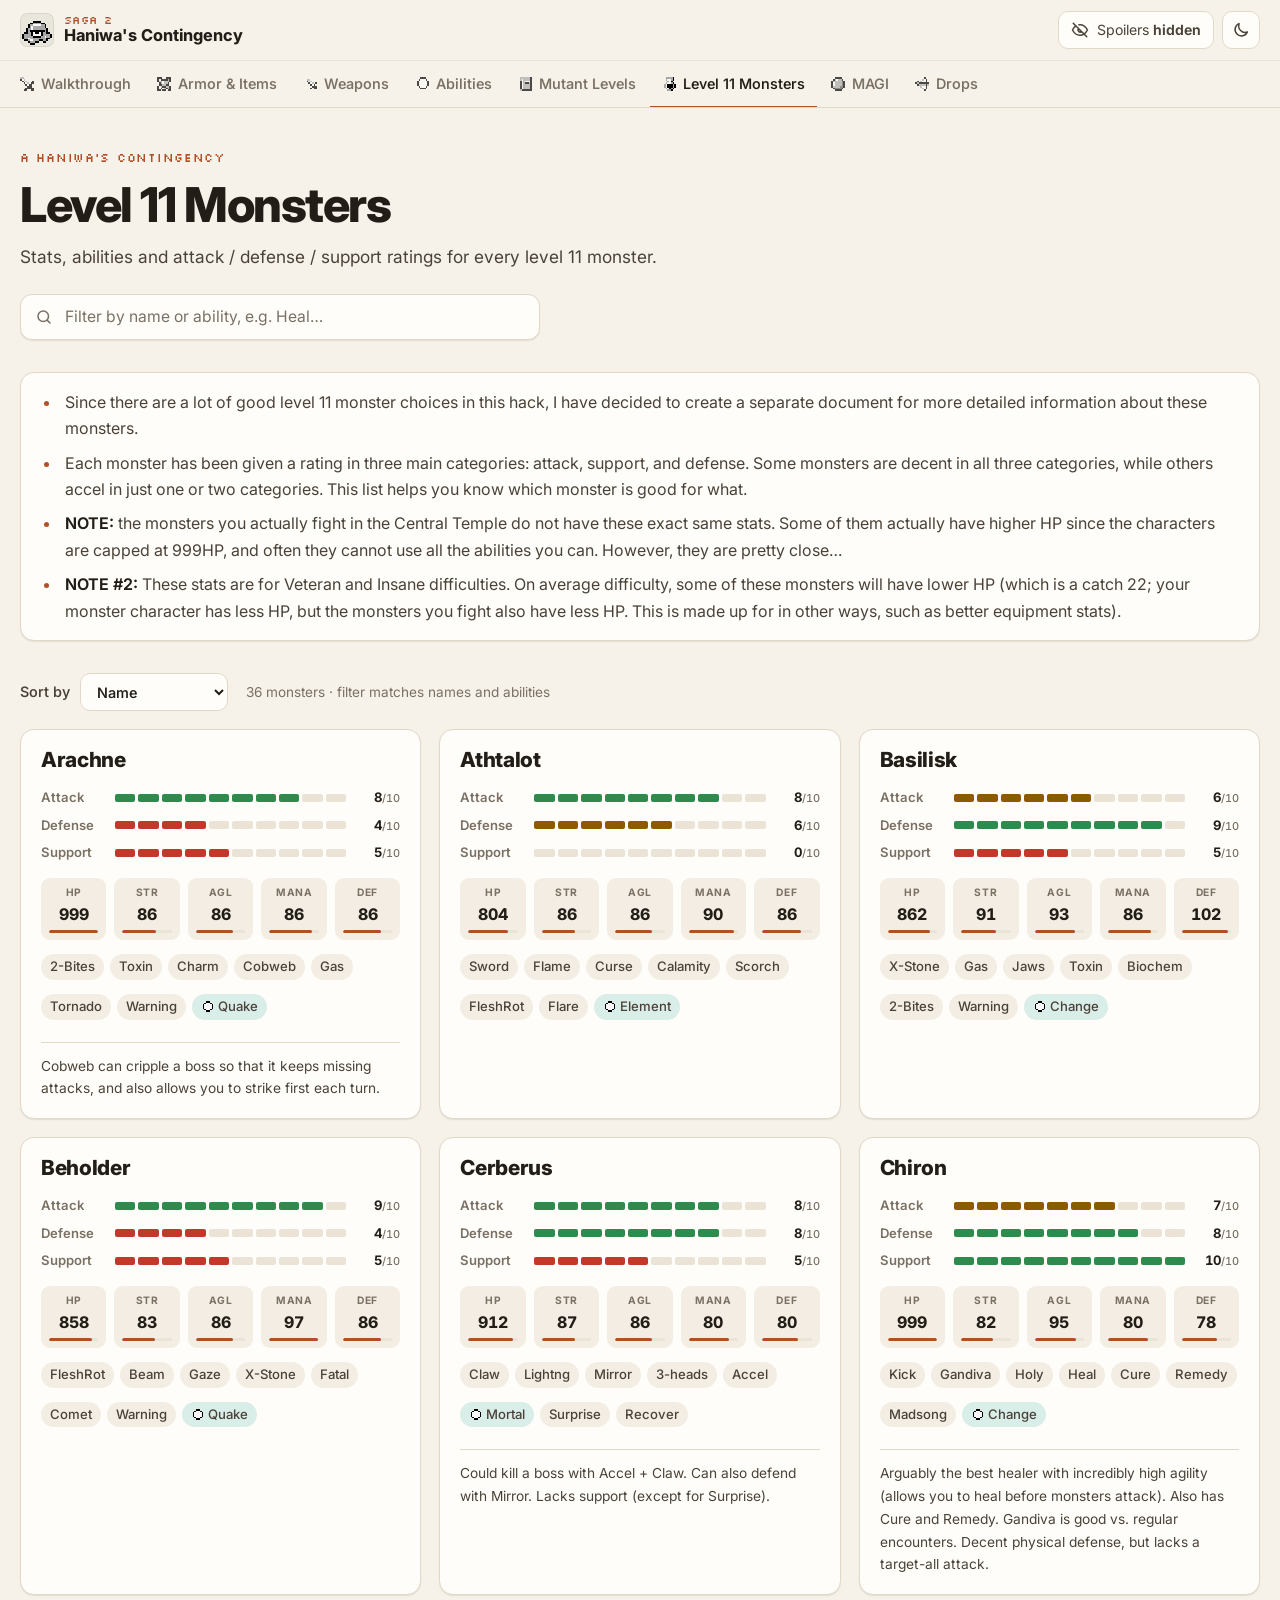
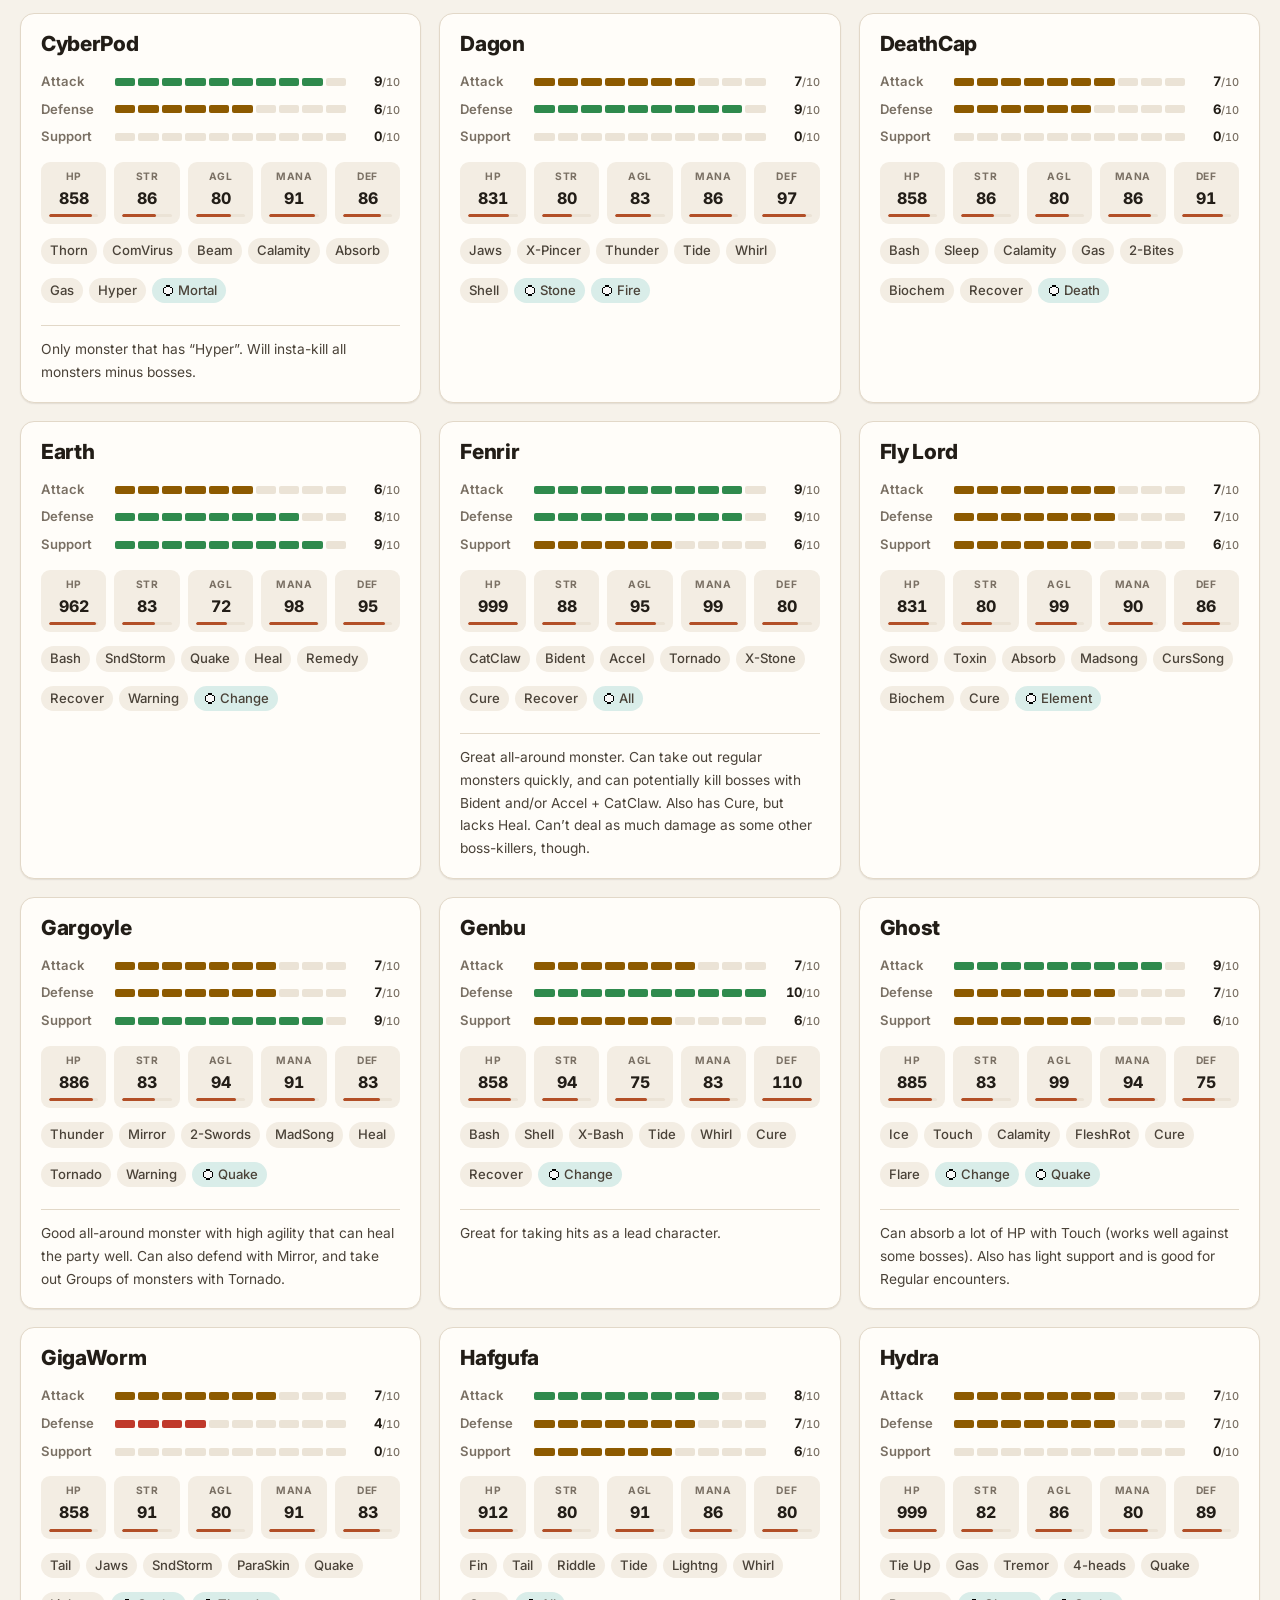
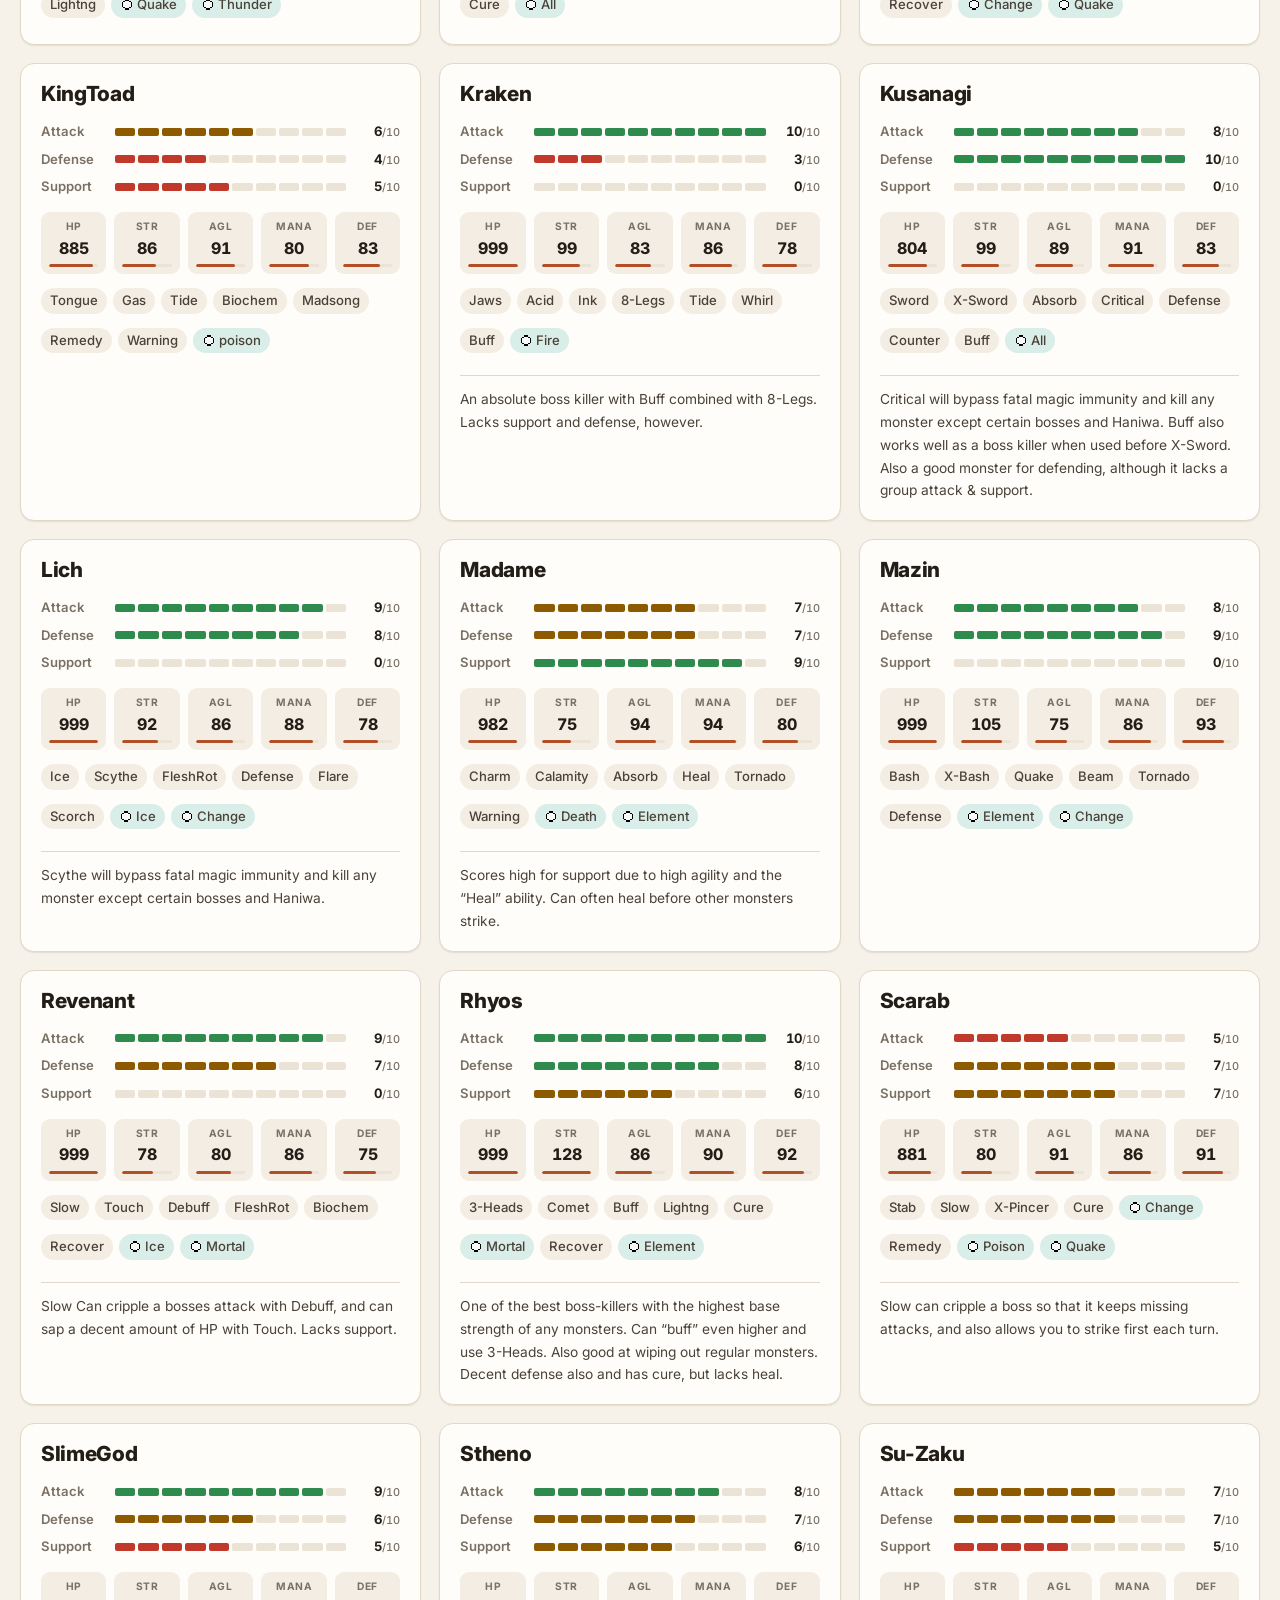
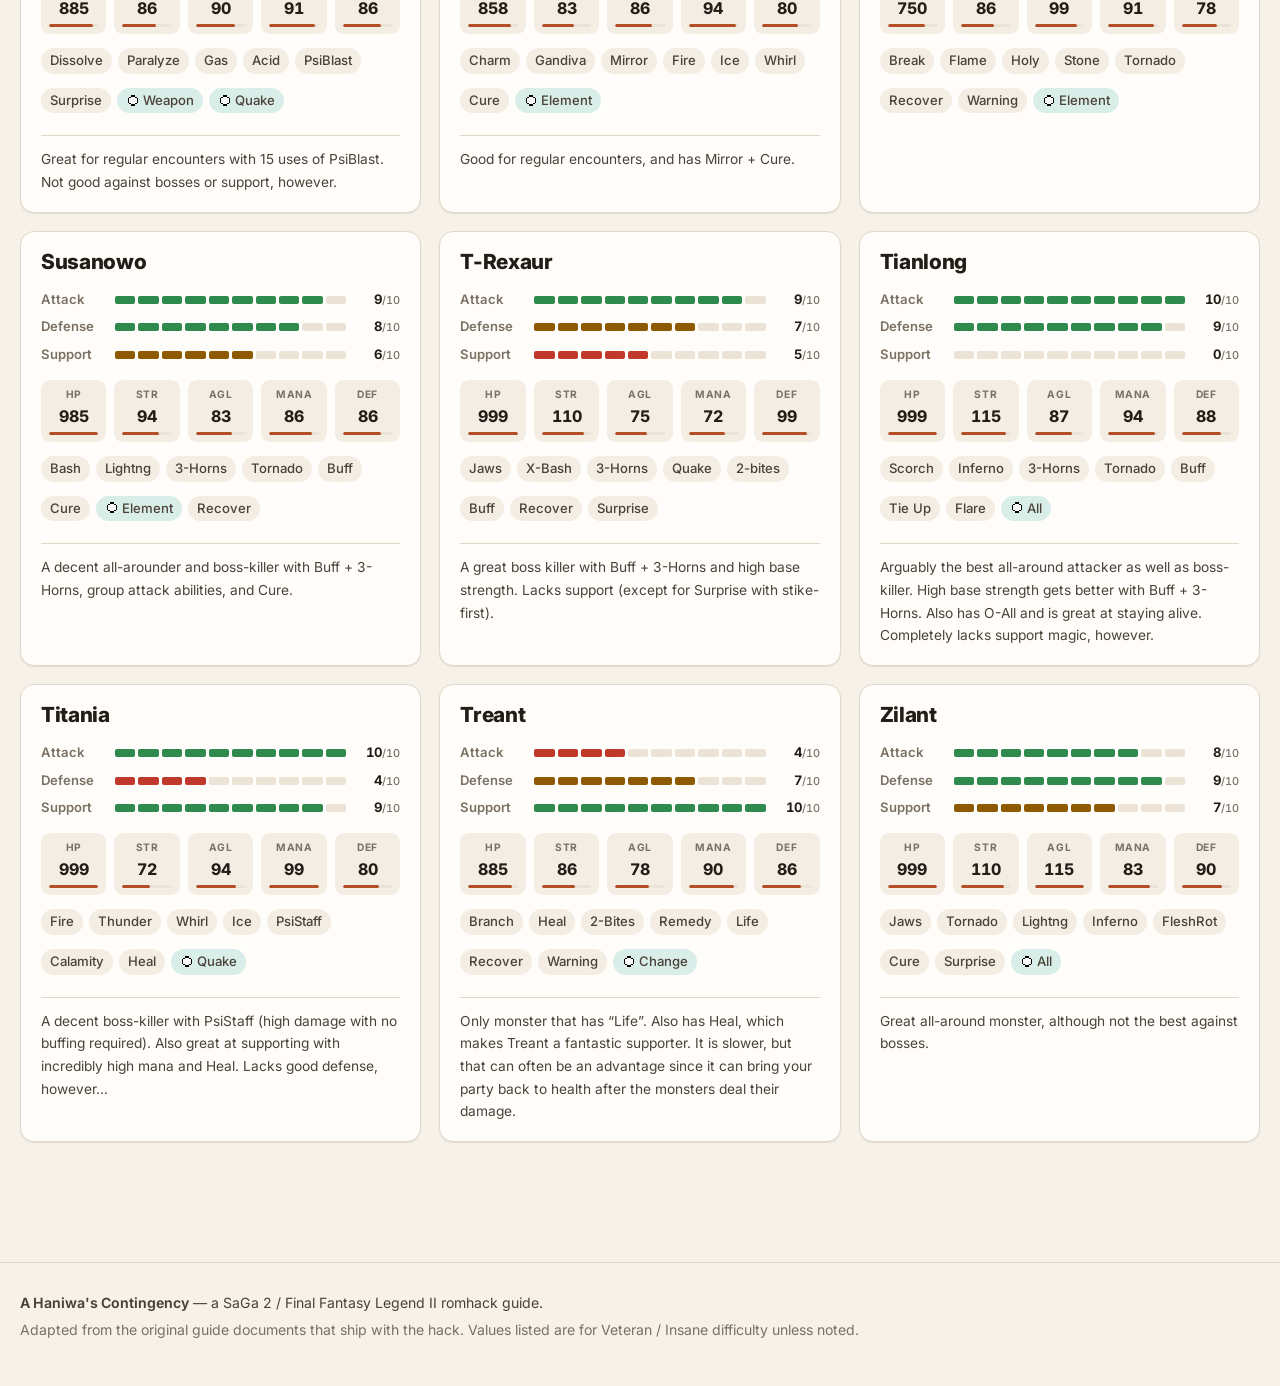
<file: level-11-monsters.html>
<!doctype html>
<html lang="en">
<head>
<meta charset="utf-8">
<meta name="viewport" content="width=device-width, initial-scale=1">
<title>Level 11 Monsters · A Haniwa's Contingency</title>
<meta name="description" content="Stats, abilities and attack / defense / support ratings for every level 11 monster.">
<meta name="color-scheme" content="light dark">
<link rel="icon" href="assets/img/sprites/monster.png">
<script>
  (function () {
    var d = document.documentElement;
    try {
      var t = localStorage.getItem('ahc-theme');
      if (t === 'light' || t === 'dark') d.setAttribute('data-theme', t);
      if (localStorage.getItem('ahc-spoilers') === 'shown') d.setAttribute('data-spoilers', 'shown');
    } catch (e) {}
  })();
</script>
<link rel="preconnect" href="https://fonts.googleapis.com">
<link rel="preconnect" href="https://fonts.gstatic.com" crossorigin>
<link rel="stylesheet" href="https://fonts.googleapis.com/css2?family=Inter:wght@400;500;600;700;800&family=Silkscreen&display=swap">
<link rel="stylesheet" href="assets/css/style.css">
</head>
<body class="page-level-11-monsters">
<a class="skip-link" href="#main">Skip to content</a>
<header class="topbar">
  <div class="topbar-inner">
    
    <a class="brand" href="index.html"><img class="sprite" src="assets/img/sprites/monster.png" alt="" width="32" height="32"><span class="brand-text"><span class="brand-kicker">SaGa 2</span><span class="brand-name">Haniwa's Contingency</span></span></a>
    <div class="topbar-actions">
      <button type="button" class="pill-btn" data-spoiler-toggle aria-pressed="false" title="Show or hide all spoilers">
        <span class="when-hidden"><svg viewBox="0 0 24 24" aria-hidden="true"><path d="M3 3l18 18M10.6 5.1A10.8 10.8 0 0 1 12 5c6.4 0 10 7 10 7a17.6 17.6 0 0 1-3.2 4.2M6.6 6.6C3.8 8.4 2 12 2 12s3.6 7 10 7a9.7 9.7 0 0 0 5.4-1.6M9.9 9.9a3 3 0 0 0 4.2 4.2"/></svg></span><span class="when-shown"><svg viewBox="0 0 24 24" aria-hidden="true"><path d="M2 12s3.6-7 10-7 10 7 10 7-3.6 7-10 7S2 12 2 12z"/><circle cx="12" cy="12" r="3"/></svg></span>
        <span class="pill-label">Spoilers <b class="when-hidden">hidden</b><b class="when-shown">shown</b></span>
      </button>
      <button type="button" class="icon-btn" data-theme-toggle title="Toggle light / dark mode">
        <span class="theme-icon theme-icon--moon"><svg viewBox="0 0 24 24" aria-hidden="true"><path d="M20.5 14.5A8.5 8.5 0 0 1 9.5 3.5a8.5 8.5 0 1 0 11 11z"/></svg></span><span class="theme-icon theme-icon--sun"><svg viewBox="0 0 24 24" aria-hidden="true"><circle cx="12" cy="12" r="4"/><path d="M12 2v2M12 20v2M4.9 4.9l1.4 1.4M17.7 17.7l1.4 1.4M2 12h2M20 12h2M4.9 19.1l1.4-1.4M17.7 6.3l1.4-1.4"/></svg></span>
        <span class="sr-only">Toggle light / dark mode</span>
      </button>
    </div>
  </div>
  <nav class="tabs" aria-label="Guides">
    <div class="tabs-inner">
        <a href="walkthrough.html"><img class="glyph" src="assets/img/glyphs/sword.png" alt="" width="16" height="16"><span>Walkthrough</span></a>
        <a href="armor-items.html"><img class="glyph" src="assets/img/glyphs/armor.png" alt="" width="16" height="16"><span>Armor &amp; Items</span></a>
        <a href="weapons.html"><img class="glyph" src="assets/img/glyphs/dagger.png" alt="" width="16" height="16"><span>Weapons</span></a>
        <a href="abilities.html"><img class="glyph" src="assets/img/glyphs/immune.png" alt="" width="16" height="16"><span>Abilities</span></a>
        <a href="mutant-abilities.html"><img class="glyph" src="assets/img/glyphs/book.png" alt="" width="16" height="16"><span>Mutant Levels</span></a>
        <a href="level-11-monsters.html" aria-current="page"><img class="glyph" src="assets/img/glyphs/potion.png" alt="" width="16" height="16"><span>Level 11 Monsters</span></a>
        <a href="magi.html"><img class="glyph" src="assets/img/glyphs/magi.png" alt="" width="16" height="16"><span>MAGI</span></a>
        <a href="drops.html"><img class="glyph" src="assets/img/glyphs/bow.png" alt="" width="16" height="16"><span>Drops</span></a>
    </div>
  </nav>
</header>
<header class="page-head"><div class="page-head-inner"><p class="eyebrow">A Haniwa's Contingency</p><h1>Level 11 Monsters</h1><p class=lede>Stats, abilities and attack / defense / support ratings for every level 11 monster.</p><label class="filter"><svg viewBox="0 0 24 24" aria-hidden="true"><circle cx="11" cy="11" r="7"/><path d="M20 20l-3.5-3.5"/></svg><input type="search" data-filter placeholder="Filter by name or ability, e.g. Heal…" autocomplete="off" aria-label="Filter by name or ability, e.g. Heal…"><span class="filter-count" data-filter-count></span></label></div></header>
<main id="main" class="content content--wide"><div class="page-note"><ul class="intro-list"><li>Since there are a lot of good level 11 monster choices in this hack, I have decided to create a separate document for more detailed information about these monsters.</li><li>Each monster has been given a rating in three main categories: attack, support, and defense. Some monsters are decent in all three categories, while others accel in just one or two categories. This list helps you know which monster is good for what.</li><li><strong>NOTE:</strong> the monsters you actually fight in the Central Temple do not have these exact same stats. Some of them actually have higher HP since the characters are capped at 999HP, and often they cannot use all the abilities you can. However, they are pretty close…</li><li><strong>NOTE #2:</strong> These stats are for Veteran and Insane difficulties. On average difficulty, some of these monsters will have lower HP (which is a catch 22; your monster character has less HP, but the monsters you fight also have less HP. This is made up for in other ways, such as better equipment stats).</li></ul></div><section class="doc-section" id="monsters"><div class="card-controls"><label class="select">Sort by <select data-sort><option value="name">Name</option><option value="atk">Attack rating</option><option value="dfn">Defense rating</option><option value="sup">Support rating</option><option value="hp">HP</option><option value="str">STR</option><option value="agl">AGL</option><option value="mana">MANA</option><option value="def">DEF</option></select></label><span class="muted small">36 monsters · filter matches names and abilities</span></div><div class="monster-grid" data-filter-scope data-sortable><article class="monster-card" data-filter-group data-name="Arachne" data-hp="999" data-str="86" data-agl="86" data-mana="86" data-def="86" data-atk="8" data-dfn="4" data-sup="5"><header class="monster-head"><h2>Arachne</h2></header><div class="ratings"><div class="rating rating--high"><span class="rating-label">Attack</span><span class="rating-bar" role="img" aria-label="Attack 8 out of 10"><i class="on"></i><i class="on"></i><i class="on"></i><i class="on"></i><i class="on"></i><i class="on"></i><i class="on"></i><i class="on"></i><i class=""></i><i class=""></i></span><span class="rating-val">8<small>/10</small></span></div><div class="rating rating--low"><span class="rating-label">Defense</span><span class="rating-bar" role="img" aria-label="Defense 4 out of 10"><i class="on"></i><i class="on"></i><i class="on"></i><i class="on"></i><i class=""></i><i class=""></i><i class=""></i><i class=""></i><i class=""></i><i class=""></i></span><span class="rating-val">4<small>/10</small></span></div><div class="rating rating--low"><span class="rating-label">Support</span><span class="rating-bar" role="img" aria-label="Support 5 out of 10"><i class="on"></i><i class="on"></i><i class="on"></i><i class="on"></i><i class="on"></i><i class=""></i><i class=""></i><i class=""></i><i class=""></i><i class=""></i></span><span class="rating-val">5<small>/10</small></span></div></div><dl class="stat-grid"><div class="stat-cell"><dt>HP</dt><dd>999</dd><span class="stat-bar"><i style="width:100%"></i></span></div><div class="stat-cell"><dt>STR</dt><dd>86</dd><span class="stat-bar"><i style="width:67%"></i></span></div><div class="stat-cell"><dt>AGL</dt><dd>86</dd><span class="stat-bar"><i style="width:75%"></i></span></div><div class="stat-cell"><dt>MANA</dt><dd>86</dd><span class="stat-bar"><i style="width:87%"></i></span></div><div class="stat-cell"><dt>DEF</dt><dd>86</dd><span class="stat-bar"><i style="width:78%"></i></span></div></dl><ul class="ability-list" aria-label="Abilities"><li class="ability-chip"><span>2-Bites</span></li><li class="ability-chip"><span>Toxin</span></li><li class="ability-chip"><span>Charm</span></li><li class="ability-chip"><span>Cobweb</span></li><li class="ability-chip"><span>Gas</span></li><li class="ability-chip"><span>Tornado</span></li><li class="ability-chip"><span>Warning</span></li><li class="ability-chip ability-chip--immune"><img class="glyph" src="assets/img/glyphs/immune.png" alt="" width="16" height="16"><span class="sr-only">O-</span><span>Quake</span></li></ul><p class="monster-note">Cobweb can cripple a boss so that it keeps missing attacks, and also allows you to strike first each turn.</p></article><article class="monster-card" data-filter-group data-name="Athtalot" data-hp="804" data-str="86" data-agl="86" data-mana="90" data-def="86" data-atk="8" data-dfn="6" data-sup="0"><header class="monster-head"><h2>Athtalot</h2></header><div class="ratings"><div class="rating rating--high"><span class="rating-label">Attack</span><span class="rating-bar" role="img" aria-label="Attack 8 out of 10"><i class="on"></i><i class="on"></i><i class="on"></i><i class="on"></i><i class="on"></i><i class="on"></i><i class="on"></i><i class="on"></i><i class=""></i><i class=""></i></span><span class="rating-val">8<small>/10</small></span></div><div class="rating rating--mid"><span class="rating-label">Defense</span><span class="rating-bar" role="img" aria-label="Defense 6 out of 10"><i class="on"></i><i class="on"></i><i class="on"></i><i class="on"></i><i class="on"></i><i class="on"></i><i class=""></i><i class=""></i><i class=""></i><i class=""></i></span><span class="rating-val">6<small>/10</small></span></div><div class="rating rating--low"><span class="rating-label">Support</span><span class="rating-bar" role="img" aria-label="Support 0 out of 10"><i class=""></i><i class=""></i><i class=""></i><i class=""></i><i class=""></i><i class=""></i><i class=""></i><i class=""></i><i class=""></i><i class=""></i></span><span class="rating-val">0<small>/10</small></span></div></div><dl class="stat-grid"><div class="stat-cell"><dt>HP</dt><dd>804</dd><span class="stat-bar"><i style="width:80%"></i></span></div><div class="stat-cell"><dt>STR</dt><dd>86</dd><span class="stat-bar"><i style="width:67%"></i></span></div><div class="stat-cell"><dt>AGL</dt><dd>86</dd><span class="stat-bar"><i style="width:75%"></i></span></div><div class="stat-cell"><dt>MANA</dt><dd>90</dd><span class="stat-bar"><i style="width:91%"></i></span></div><div class="stat-cell"><dt>DEF</dt><dd>86</dd><span class="stat-bar"><i style="width:78%"></i></span></div></dl><ul class="ability-list" aria-label="Abilities"><li class="ability-chip"><span>Sword</span></li><li class="ability-chip"><span>Flame</span></li><li class="ability-chip"><span>Curse</span></li><li class="ability-chip"><span>Calamity</span></li><li class="ability-chip"><span>Scorch</span></li><li class="ability-chip"><span>FleshRot</span></li><li class="ability-chip"><span>Flare</span></li><li class="ability-chip ability-chip--immune"><img class="glyph" src="assets/img/glyphs/immune.png" alt="" width="16" height="16"><span class="sr-only">O-</span><span>Element</span></li></ul></article><article class="monster-card" data-filter-group data-name="Basilisk" data-hp="862" data-str="91" data-agl="93" data-mana="86" data-def="102" data-atk="6" data-dfn="9" data-sup="5"><header class="monster-head"><h2>Basilisk</h2></header><div class="ratings"><div class="rating rating--mid"><span class="rating-label">Attack</span><span class="rating-bar" role="img" aria-label="Attack 6 out of 10"><i class="on"></i><i class="on"></i><i class="on"></i><i class="on"></i><i class="on"></i><i class="on"></i><i class=""></i><i class=""></i><i class=""></i><i class=""></i></span><span class="rating-val">6<small>/10</small></span></div><div class="rating rating--high"><span class="rating-label">Defense</span><span class="rating-bar" role="img" aria-label="Defense 9 out of 10"><i class="on"></i><i class="on"></i><i class="on"></i><i class="on"></i><i class="on"></i><i class="on"></i><i class="on"></i><i class="on"></i><i class="on"></i><i class=""></i></span><span class="rating-val">9<small>/10</small></span></div><div class="rating rating--low"><span class="rating-label">Support</span><span class="rating-bar" role="img" aria-label="Support 5 out of 10"><i class="on"></i><i class="on"></i><i class="on"></i><i class="on"></i><i class="on"></i><i class=""></i><i class=""></i><i class=""></i><i class=""></i><i class=""></i></span><span class="rating-val">5<small>/10</small></span></div></div><dl class="stat-grid"><div class="stat-cell"><dt>HP</dt><dd>862</dd><span class="stat-bar"><i style="width:86%"></i></span></div><div class="stat-cell"><dt>STR</dt><dd>91</dd><span class="stat-bar"><i style="width:71%"></i></span></div><div class="stat-cell"><dt>AGL</dt><dd>93</dd><span class="stat-bar"><i style="width:81%"></i></span></div><div class="stat-cell"><dt>MANA</dt><dd>86</dd><span class="stat-bar"><i style="width:87%"></i></span></div><div class="stat-cell"><dt>DEF</dt><dd>102</dd><span class="stat-bar"><i style="width:93%"></i></span></div></dl><ul class="ability-list" aria-label="Abilities"><li class="ability-chip"><span>X-Stone</span></li><li class="ability-chip"><span>Gas</span></li><li class="ability-chip"><span>Jaws</span></li><li class="ability-chip"><span>Toxin</span></li><li class="ability-chip"><span>Biochem</span></li><li class="ability-chip"><span>2-Bites</span></li><li class="ability-chip"><span>Warning</span></li><li class="ability-chip ability-chip--immune"><img class="glyph" src="assets/img/glyphs/immune.png" alt="" width="16" height="16"><span class="sr-only">O-</span><span>Change</span></li></ul></article><article class="monster-card" data-filter-group data-name="Beholder" data-hp="858" data-str="83" data-agl="86" data-mana="97" data-def="86" data-atk="9" data-dfn="4" data-sup="5"><header class="monster-head"><h2>Beholder</h2></header><div class="ratings"><div class="rating rating--high"><span class="rating-label">Attack</span><span class="rating-bar" role="img" aria-label="Attack 9 out of 10"><i class="on"></i><i class="on"></i><i class="on"></i><i class="on"></i><i class="on"></i><i class="on"></i><i class="on"></i><i class="on"></i><i class="on"></i><i class=""></i></span><span class="rating-val">9<small>/10</small></span></div><div class="rating rating--low"><span class="rating-label">Defense</span><span class="rating-bar" role="img" aria-label="Defense 4 out of 10"><i class="on"></i><i class="on"></i><i class="on"></i><i class="on"></i><i class=""></i><i class=""></i><i class=""></i><i class=""></i><i class=""></i><i class=""></i></span><span class="rating-val">4<small>/10</small></span></div><div class="rating rating--low"><span class="rating-label">Support</span><span class="rating-bar" role="img" aria-label="Support 5 out of 10"><i class="on"></i><i class="on"></i><i class="on"></i><i class="on"></i><i class="on"></i><i class=""></i><i class=""></i><i class=""></i><i class=""></i><i class=""></i></span><span class="rating-val">5<small>/10</small></span></div></div><dl class="stat-grid"><div class="stat-cell"><dt>HP</dt><dd>858</dd><span class="stat-bar"><i style="width:86%"></i></span></div><div class="stat-cell"><dt>STR</dt><dd>83</dd><span class="stat-bar"><i style="width:65%"></i></span></div><div class="stat-cell"><dt>AGL</dt><dd>86</dd><span class="stat-bar"><i style="width:75%"></i></span></div><div class="stat-cell"><dt>MANA</dt><dd>97</dd><span class="stat-bar"><i style="width:98%"></i></span></div><div class="stat-cell"><dt>DEF</dt><dd>86</dd><span class="stat-bar"><i style="width:78%"></i></span></div></dl><ul class="ability-list" aria-label="Abilities"><li class="ability-chip"><span>FleshRot</span></li><li class="ability-chip"><span>Beam</span></li><li class="ability-chip"><span>Gaze</span></li><li class="ability-chip"><span>X-Stone</span></li><li class="ability-chip"><span>Fatal</span></li><li class="ability-chip"><span>Comet</span></li><li class="ability-chip"><span>Warning</span></li><li class="ability-chip ability-chip--immune"><img class="glyph" src="assets/img/glyphs/immune.png" alt="" width="16" height="16"><span class="sr-only">O-</span><span>Quake</span></li></ul></article><article class="monster-card" data-filter-group data-name="Cerberus" data-hp="912" data-str="87" data-agl="86" data-mana="80" data-def="80" data-atk="8" data-dfn="8" data-sup="5"><header class="monster-head"><h2>Cerberus</h2></header><div class="ratings"><div class="rating rating--high"><span class="rating-label">Attack</span><span class="rating-bar" role="img" aria-label="Attack 8 out of 10"><i class="on"></i><i class="on"></i><i class="on"></i><i class="on"></i><i class="on"></i><i class="on"></i><i class="on"></i><i class="on"></i><i class=""></i><i class=""></i></span><span class="rating-val">8<small>/10</small></span></div><div class="rating rating--high"><span class="rating-label">Defense</span><span class="rating-bar" role="img" aria-label="Defense 8 out of 10"><i class="on"></i><i class="on"></i><i class="on"></i><i class="on"></i><i class="on"></i><i class="on"></i><i class="on"></i><i class="on"></i><i class=""></i><i class=""></i></span><span class="rating-val">8<small>/10</small></span></div><div class="rating rating--low"><span class="rating-label">Support</span><span class="rating-bar" role="img" aria-label="Support 5 out of 10"><i class="on"></i><i class="on"></i><i class="on"></i><i class="on"></i><i class="on"></i><i class=""></i><i class=""></i><i class=""></i><i class=""></i><i class=""></i></span><span class="rating-val">5<small>/10</small></span></div></div><dl class="stat-grid"><div class="stat-cell"><dt>HP</dt><dd>912</dd><span class="stat-bar"><i style="width:91%"></i></span></div><div class="stat-cell"><dt>STR</dt><dd>87</dd><span class="stat-bar"><i style="width:68%"></i></span></div><div class="stat-cell"><dt>AGL</dt><dd>86</dd><span class="stat-bar"><i style="width:75%"></i></span></div><div class="stat-cell"><dt>MANA</dt><dd>80</dd><span class="stat-bar"><i style="width:81%"></i></span></div><div class="stat-cell"><dt>DEF</dt><dd>80</dd><span class="stat-bar"><i style="width:73%"></i></span></div></dl><ul class="ability-list" aria-label="Abilities"><li class="ability-chip"><span>Claw</span></li><li class="ability-chip"><span>Lightng</span></li><li class="ability-chip"><span>Mirror</span></li><li class="ability-chip"><span>3-heads</span></li><li class="ability-chip"><span>Accel</span></li><li class="ability-chip ability-chip--immune"><img class="glyph" src="assets/img/glyphs/immune.png" alt="" width="16" height="16"><span class="sr-only">O-</span><span>Mortal</span></li><li class="ability-chip"><span>Surprise</span></li><li class="ability-chip"><span>Recover</span></li></ul><p class="monster-note">Could kill a boss with Accel + Claw. Can also defend with Mirror. Lacks support (except for Surprise).</p></article><article class="monster-card" data-filter-group data-name="Chiron" data-hp="999" data-str="82" data-agl="95" data-mana="80" data-def="78" data-atk="7" data-dfn="8" data-sup="10"><header class="monster-head"><h2>Chiron</h2></header><div class="ratings"><div class="rating rating--mid"><span class="rating-label">Attack</span><span class="rating-bar" role="img" aria-label="Attack 7 out of 10"><i class="on"></i><i class="on"></i><i class="on"></i><i class="on"></i><i class="on"></i><i class="on"></i><i class="on"></i><i class=""></i><i class=""></i><i class=""></i></span><span class="rating-val">7<small>/10</small></span></div><div class="rating rating--high"><span class="rating-label">Defense</span><span class="rating-bar" role="img" aria-label="Defense 8 out of 10"><i class="on"></i><i class="on"></i><i class="on"></i><i class="on"></i><i class="on"></i><i class="on"></i><i class="on"></i><i class="on"></i><i class=""></i><i class=""></i></span><span class="rating-val">8<small>/10</small></span></div><div class="rating rating--high"><span class="rating-label">Support</span><span class="rating-bar" role="img" aria-label="Support 10 out of 10"><i class="on"></i><i class="on"></i><i class="on"></i><i class="on"></i><i class="on"></i><i class="on"></i><i class="on"></i><i class="on"></i><i class="on"></i><i class="on"></i></span><span class="rating-val">10<small>/10</small></span></div></div><dl class="stat-grid"><div class="stat-cell"><dt>HP</dt><dd>999</dd><span class="stat-bar"><i style="width:100%"></i></span></div><div class="stat-cell"><dt>STR</dt><dd>82</dd><span class="stat-bar"><i style="width:64%"></i></span></div><div class="stat-cell"><dt>AGL</dt><dd>95</dd><span class="stat-bar"><i style="width:83%"></i></span></div><div class="stat-cell"><dt>MANA</dt><dd>80</dd><span class="stat-bar"><i style="width:81%"></i></span></div><div class="stat-cell"><dt>DEF</dt><dd>78</dd><span class="stat-bar"><i style="width:71%"></i></span></div></dl><ul class="ability-list" aria-label="Abilities"><li class="ability-chip"><span>Kick</span></li><li class="ability-chip"><span>Gandiva</span></li><li class="ability-chip"><span>Holy</span></li><li class="ability-chip"><span>Heal</span></li><li class="ability-chip"><span>Cure</span></li><li class="ability-chip"><span>Remedy</span></li><li class="ability-chip"><span>Madsong</span></li><li class="ability-chip ability-chip--immune"><img class="glyph" src="assets/img/glyphs/immune.png" alt="" width="16" height="16"><span class="sr-only">O-</span><span>Change</span></li></ul><p class="monster-note">Arguably the best healer with incredibly high agility (allows you to heal before monsters attack). Also has Cure and Remedy. Gandiva is good vs. regular encounters. Decent physical defense, but lacks a target-all attack.</p></article><article class="monster-card" data-filter-group data-name="CyberPod" data-hp="858" data-str="86" data-agl="80" data-mana="91" data-def="86" data-atk="9" data-dfn="6" data-sup="0"><header class="monster-head"><h2>CyberPod</h2></header><div class="ratings"><div class="rating rating--high"><span class="rating-label">Attack</span><span class="rating-bar" role="img" aria-label="Attack 9 out of 10"><i class="on"></i><i class="on"></i><i class="on"></i><i class="on"></i><i class="on"></i><i class="on"></i><i class="on"></i><i class="on"></i><i class="on"></i><i class=""></i></span><span class="rating-val">9<small>/10</small></span></div><div class="rating rating--mid"><span class="rating-label">Defense</span><span class="rating-bar" role="img" aria-label="Defense 6 out of 10"><i class="on"></i><i class="on"></i><i class="on"></i><i class="on"></i><i class="on"></i><i class="on"></i><i class=""></i><i class=""></i><i class=""></i><i class=""></i></span><span class="rating-val">6<small>/10</small></span></div><div class="rating rating--low"><span class="rating-label">Support</span><span class="rating-bar" role="img" aria-label="Support 0 out of 10"><i class=""></i><i class=""></i><i class=""></i><i class=""></i><i class=""></i><i class=""></i><i class=""></i><i class=""></i><i class=""></i><i class=""></i></span><span class="rating-val">0<small>/10</small></span></div></div><dl class="stat-grid"><div class="stat-cell"><dt>HP</dt><dd>858</dd><span class="stat-bar"><i style="width:86%"></i></span></div><div class="stat-cell"><dt>STR</dt><dd>86</dd><span class="stat-bar"><i style="width:67%"></i></span></div><div class="stat-cell"><dt>AGL</dt><dd>80</dd><span class="stat-bar"><i style="width:70%"></i></span></div><div class="stat-cell"><dt>MANA</dt><dd>91</dd><span class="stat-bar"><i style="width:92%"></i></span></div><div class="stat-cell"><dt>DEF</dt><dd>86</dd><span class="stat-bar"><i style="width:78%"></i></span></div></dl><ul class="ability-list" aria-label="Abilities"><li class="ability-chip"><span>Thorn</span></li><li class="ability-chip"><span>ComVirus</span></li><li class="ability-chip"><span>Beam</span></li><li class="ability-chip"><span>Calamity</span></li><li class="ability-chip"><span>Absorb</span></li><li class="ability-chip"><span>Gas</span></li><li class="ability-chip"><span>Hyper</span></li><li class="ability-chip ability-chip--immune"><img class="glyph" src="assets/img/glyphs/immune.png" alt="" width="16" height="16"><span class="sr-only">O-</span><span>Mortal</span></li></ul><p class="monster-note">Only monster that has “Hyper”. Will insta-kill all monsters minus bosses.</p></article><article class="monster-card" data-filter-group data-name="Dagon" data-hp="831" data-str="80" data-agl="83" data-mana="86" data-def="97" data-atk="7" data-dfn="9" data-sup="0"><header class="monster-head"><h2>Dagon</h2></header><div class="ratings"><div class="rating rating--mid"><span class="rating-label">Attack</span><span class="rating-bar" role="img" aria-label="Attack 7 out of 10"><i class="on"></i><i class="on"></i><i class="on"></i><i class="on"></i><i class="on"></i><i class="on"></i><i class="on"></i><i class=""></i><i class=""></i><i class=""></i></span><span class="rating-val">7<small>/10</small></span></div><div class="rating rating--high"><span class="rating-label">Defense</span><span class="rating-bar" role="img" aria-label="Defense 9 out of 10"><i class="on"></i><i class="on"></i><i class="on"></i><i class="on"></i><i class="on"></i><i class="on"></i><i class="on"></i><i class="on"></i><i class="on"></i><i class=""></i></span><span class="rating-val">9<small>/10</small></span></div><div class="rating rating--low"><span class="rating-label">Support</span><span class="rating-bar" role="img" aria-label="Support 0 out of 10"><i class=""></i><i class=""></i><i class=""></i><i class=""></i><i class=""></i><i class=""></i><i class=""></i><i class=""></i><i class=""></i><i class=""></i></span><span class="rating-val">0<small>/10</small></span></div></div><dl class="stat-grid"><div class="stat-cell"><dt>HP</dt><dd>831</dd><span class="stat-bar"><i style="width:83%"></i></span></div><div class="stat-cell"><dt>STR</dt><dd>80</dd><span class="stat-bar"><i style="width:62%"></i></span></div><div class="stat-cell"><dt>AGL</dt><dd>83</dd><span class="stat-bar"><i style="width:72%"></i></span></div><div class="stat-cell"><dt>MANA</dt><dd>86</dd><span class="stat-bar"><i style="width:87%"></i></span></div><div class="stat-cell"><dt>DEF</dt><dd>97</dd><span class="stat-bar"><i style="width:88%"></i></span></div></dl><ul class="ability-list" aria-label="Abilities"><li class="ability-chip"><span>Jaws</span></li><li class="ability-chip"><span>X-Pincer</span></li><li class="ability-chip"><span>Thunder</span></li><li class="ability-chip"><span>Tide</span></li><li class="ability-chip"><span>Whirl</span></li><li class="ability-chip"><span>Shell</span></li><li class="ability-chip ability-chip--immune"><img class="glyph" src="assets/img/glyphs/immune.png" alt="" width="16" height="16"><span class="sr-only">O-</span><span>Stone</span></li><li class="ability-chip ability-chip--immune"><img class="glyph" src="assets/img/glyphs/immune.png" alt="" width="16" height="16"><span class="sr-only">O-</span><span>Fire</span></li></ul></article><article class="monster-card" data-filter-group data-name="DeathCap" data-hp="858" data-str="86" data-agl="80" data-mana="86" data-def="91" data-atk="7" data-dfn="6" data-sup="0"><header class="monster-head"><h2>DeathCap</h2></header><div class="ratings"><div class="rating rating--mid"><span class="rating-label">Attack</span><span class="rating-bar" role="img" aria-label="Attack 7 out of 10"><i class="on"></i><i class="on"></i><i class="on"></i><i class="on"></i><i class="on"></i><i class="on"></i><i class="on"></i><i class=""></i><i class=""></i><i class=""></i></span><span class="rating-val">7<small>/10</small></span></div><div class="rating rating--mid"><span class="rating-label">Defense</span><span class="rating-bar" role="img" aria-label="Defense 6 out of 10"><i class="on"></i><i class="on"></i><i class="on"></i><i class="on"></i><i class="on"></i><i class="on"></i><i class=""></i><i class=""></i><i class=""></i><i class=""></i></span><span class="rating-val">6<small>/10</small></span></div><div class="rating rating--low"><span class="rating-label">Support</span><span class="rating-bar" role="img" aria-label="Support 0 out of 10"><i class=""></i><i class=""></i><i class=""></i><i class=""></i><i class=""></i><i class=""></i><i class=""></i><i class=""></i><i class=""></i><i class=""></i></span><span class="rating-val">0<small>/10</small></span></div></div><dl class="stat-grid"><div class="stat-cell"><dt>HP</dt><dd>858</dd><span class="stat-bar"><i style="width:86%"></i></span></div><div class="stat-cell"><dt>STR</dt><dd>86</dd><span class="stat-bar"><i style="width:67%"></i></span></div><div class="stat-cell"><dt>AGL</dt><dd>80</dd><span class="stat-bar"><i style="width:70%"></i></span></div><div class="stat-cell"><dt>MANA</dt><dd>86</dd><span class="stat-bar"><i style="width:87%"></i></span></div><div class="stat-cell"><dt>DEF</dt><dd>91</dd><span class="stat-bar"><i style="width:83%"></i></span></div></dl><ul class="ability-list" aria-label="Abilities"><li class="ability-chip"><span>Bash</span></li><li class="ability-chip"><span>Sleep</span></li><li class="ability-chip"><span>Calamity</span></li><li class="ability-chip"><span>Gas</span></li><li class="ability-chip"><span>2-Bites</span></li><li class="ability-chip"><span>Biochem</span></li><li class="ability-chip"><span>Recover</span></li><li class="ability-chip ability-chip--immune"><img class="glyph" src="assets/img/glyphs/immune.png" alt="" width="16" height="16"><span class="sr-only">O-</span><span>Death</span></li></ul></article><article class="monster-card" data-filter-group data-name="Earth" data-hp="962" data-str="83" data-agl="72" data-mana="98" data-def="95" data-atk="6" data-dfn="8" data-sup="9"><header class="monster-head"><h2>Earth</h2></header><div class="ratings"><div class="rating rating--mid"><span class="rating-label">Attack</span><span class="rating-bar" role="img" aria-label="Attack 6 out of 10"><i class="on"></i><i class="on"></i><i class="on"></i><i class="on"></i><i class="on"></i><i class="on"></i><i class=""></i><i class=""></i><i class=""></i><i class=""></i></span><span class="rating-val">6<small>/10</small></span></div><div class="rating rating--high"><span class="rating-label">Defense</span><span class="rating-bar" role="img" aria-label="Defense 8 out of 10"><i class="on"></i><i class="on"></i><i class="on"></i><i class="on"></i><i class="on"></i><i class="on"></i><i class="on"></i><i class="on"></i><i class=""></i><i class=""></i></span><span class="rating-val">8<small>/10</small></span></div><div class="rating rating--high"><span class="rating-label">Support</span><span class="rating-bar" role="img" aria-label="Support 9 out of 10"><i class="on"></i><i class="on"></i><i class="on"></i><i class="on"></i><i class="on"></i><i class="on"></i><i class="on"></i><i class="on"></i><i class="on"></i><i class=""></i></span><span class="rating-val">9<small>/10</small></span></div></div><dl class="stat-grid"><div class="stat-cell"><dt>HP</dt><dd>962</dd><span class="stat-bar"><i style="width:96%"></i></span></div><div class="stat-cell"><dt>STR</dt><dd>83</dd><span class="stat-bar"><i style="width:65%"></i></span></div><div class="stat-cell"><dt>AGL</dt><dd>72</dd><span class="stat-bar"><i style="width:63%"></i></span></div><div class="stat-cell"><dt>MANA</dt><dd>98</dd><span class="stat-bar"><i style="width:99%"></i></span></div><div class="stat-cell"><dt>DEF</dt><dd>95</dd><span class="stat-bar"><i style="width:86%"></i></span></div></dl><ul class="ability-list" aria-label="Abilities"><li class="ability-chip"><span>Bash</span></li><li class="ability-chip"><span>SndStorm</span></li><li class="ability-chip"><span>Quake</span></li><li class="ability-chip"><span>Heal</span></li><li class="ability-chip"><span>Remedy</span></li><li class="ability-chip"><span>Recover</span></li><li class="ability-chip"><span>Warning</span></li><li class="ability-chip ability-chip--immune"><img class="glyph" src="assets/img/glyphs/immune.png" alt="" width="16" height="16"><span class="sr-only">O-</span><span>Change</span></li></ul></article><article class="monster-card" data-filter-group data-name="Fenrir" data-hp="999" data-str="88" data-agl="95" data-mana="99" data-def="80" data-atk="9" data-dfn="9" data-sup="6"><header class="monster-head"><h2>Fenrir</h2></header><div class="ratings"><div class="rating rating--high"><span class="rating-label">Attack</span><span class="rating-bar" role="img" aria-label="Attack 9 out of 10"><i class="on"></i><i class="on"></i><i class="on"></i><i class="on"></i><i class="on"></i><i class="on"></i><i class="on"></i><i class="on"></i><i class="on"></i><i class=""></i></span><span class="rating-val">9<small>/10</small></span></div><div class="rating rating--high"><span class="rating-label">Defense</span><span class="rating-bar" role="img" aria-label="Defense 9 out of 10"><i class="on"></i><i class="on"></i><i class="on"></i><i class="on"></i><i class="on"></i><i class="on"></i><i class="on"></i><i class="on"></i><i class="on"></i><i class=""></i></span><span class="rating-val">9<small>/10</small></span></div><div class="rating rating--mid"><span class="rating-label">Support</span><span class="rating-bar" role="img" aria-label="Support 6 out of 10"><i class="on"></i><i class="on"></i><i class="on"></i><i class="on"></i><i class="on"></i><i class="on"></i><i class=""></i><i class=""></i><i class=""></i><i class=""></i></span><span class="rating-val">6<small>/10</small></span></div></div><dl class="stat-grid"><div class="stat-cell"><dt>HP</dt><dd>999</dd><span class="stat-bar"><i style="width:100%"></i></span></div><div class="stat-cell"><dt>STR</dt><dd>88</dd><span class="stat-bar"><i style="width:69%"></i></span></div><div class="stat-cell"><dt>AGL</dt><dd>95</dd><span class="stat-bar"><i style="width:83%"></i></span></div><div class="stat-cell"><dt>MANA</dt><dd>99</dd><span class="stat-bar"><i style="width:100%"></i></span></div><div class="stat-cell"><dt>DEF</dt><dd>80</dd><span class="stat-bar"><i style="width:73%"></i></span></div></dl><ul class="ability-list" aria-label="Abilities"><li class="ability-chip"><span>CatClaw</span></li><li class="ability-chip"><span>Bident</span></li><li class="ability-chip"><span>Accel</span></li><li class="ability-chip"><span>Tornado</span></li><li class="ability-chip"><span>X-Stone</span></li><li class="ability-chip"><span>Cure</span></li><li class="ability-chip"><span>Recover</span></li><li class="ability-chip ability-chip--immune"><img class="glyph" src="assets/img/glyphs/immune.png" alt="" width="16" height="16"><span class="sr-only">O-</span><span>All</span></li></ul><p class="monster-note">Great all-around monster. Can take out regular monsters quickly, and can potentially kill bosses with Bident and/or Accel + CatClaw. Also has Cure, but lacks Heal. Can’t deal as much damage as some other boss-killers, though.</p></article><article class="monster-card" data-filter-group data-name="Fly Lord" data-hp="831" data-str="80" data-agl="99" data-mana="90" data-def="86" data-atk="7" data-dfn="7" data-sup="6"><header class="monster-head"><h2>Fly Lord</h2></header><div class="ratings"><div class="rating rating--mid"><span class="rating-label">Attack</span><span class="rating-bar" role="img" aria-label="Attack 7 out of 10"><i class="on"></i><i class="on"></i><i class="on"></i><i class="on"></i><i class="on"></i><i class="on"></i><i class="on"></i><i class=""></i><i class=""></i><i class=""></i></span><span class="rating-val">7<small>/10</small></span></div><div class="rating rating--mid"><span class="rating-label">Defense</span><span class="rating-bar" role="img" aria-label="Defense 7 out of 10"><i class="on"></i><i class="on"></i><i class="on"></i><i class="on"></i><i class="on"></i><i class="on"></i><i class="on"></i><i class=""></i><i class=""></i><i class=""></i></span><span class="rating-val">7<small>/10</small></span></div><div class="rating rating--mid"><span class="rating-label">Support</span><span class="rating-bar" role="img" aria-label="Support 6 out of 10"><i class="on"></i><i class="on"></i><i class="on"></i><i class="on"></i><i class="on"></i><i class="on"></i><i class=""></i><i class=""></i><i class=""></i><i class=""></i></span><span class="rating-val">6<small>/10</small></span></div></div><dl class="stat-grid"><div class="stat-cell"><dt>HP</dt><dd>831</dd><span class="stat-bar"><i style="width:83%"></i></span></div><div class="stat-cell"><dt>STR</dt><dd>80</dd><span class="stat-bar"><i style="width:62%"></i></span></div><div class="stat-cell"><dt>AGL</dt><dd>99</dd><span class="stat-bar"><i style="width:86%"></i></span></div><div class="stat-cell"><dt>MANA</dt><dd>90</dd><span class="stat-bar"><i style="width:91%"></i></span></div><div class="stat-cell"><dt>DEF</dt><dd>86</dd><span class="stat-bar"><i style="width:78%"></i></span></div></dl><ul class="ability-list" aria-label="Abilities"><li class="ability-chip"><span>Sword</span></li><li class="ability-chip"><span>Toxin</span></li><li class="ability-chip"><span>Absorb</span></li><li class="ability-chip"><span>Madsong</span></li><li class="ability-chip"><span>CursSong</span></li><li class="ability-chip"><span>Biochem</span></li><li class="ability-chip"><span>Cure</span></li><li class="ability-chip ability-chip--immune"><img class="glyph" src="assets/img/glyphs/immune.png" alt="" width="16" height="16"><span class="sr-only">O-</span><span>Element</span></li></ul></article><article class="monster-card" data-filter-group data-name="Gargoyle" data-hp="886" data-str="83" data-agl="94" data-mana="91" data-def="83" data-atk="7" data-dfn="7" data-sup="9"><header class="monster-head"><h2>Gargoyle</h2></header><div class="ratings"><div class="rating rating--mid"><span class="rating-label">Attack</span><span class="rating-bar" role="img" aria-label="Attack 7 out of 10"><i class="on"></i><i class="on"></i><i class="on"></i><i class="on"></i><i class="on"></i><i class="on"></i><i class="on"></i><i class=""></i><i class=""></i><i class=""></i></span><span class="rating-val">7<small>/10</small></span></div><div class="rating rating--mid"><span class="rating-label">Defense</span><span class="rating-bar" role="img" aria-label="Defense 7 out of 10"><i class="on"></i><i class="on"></i><i class="on"></i><i class="on"></i><i class="on"></i><i class="on"></i><i class="on"></i><i class=""></i><i class=""></i><i class=""></i></span><span class="rating-val">7<small>/10</small></span></div><div class="rating rating--high"><span class="rating-label">Support</span><span class="rating-bar" role="img" aria-label="Support 9 out of 10"><i class="on"></i><i class="on"></i><i class="on"></i><i class="on"></i><i class="on"></i><i class="on"></i><i class="on"></i><i class="on"></i><i class="on"></i><i class=""></i></span><span class="rating-val">9<small>/10</small></span></div></div><dl class="stat-grid"><div class="stat-cell"><dt>HP</dt><dd>886</dd><span class="stat-bar"><i style="width:89%"></i></span></div><div class="stat-cell"><dt>STR</dt><dd>83</dd><span class="stat-bar"><i style="width:65%"></i></span></div><div class="stat-cell"><dt>AGL</dt><dd>94</dd><span class="stat-bar"><i style="width:82%"></i></span></div><div class="stat-cell"><dt>MANA</dt><dd>91</dd><span class="stat-bar"><i style="width:92%"></i></span></div><div class="stat-cell"><dt>DEF</dt><dd>83</dd><span class="stat-bar"><i style="width:75%"></i></span></div></dl><ul class="ability-list" aria-label="Abilities"><li class="ability-chip"><span>Thunder</span></li><li class="ability-chip"><span>Mirror</span></li><li class="ability-chip"><span>2-Swords</span></li><li class="ability-chip"><span>MadSong</span></li><li class="ability-chip"><span>Heal</span></li><li class="ability-chip"><span>Tornado</span></li><li class="ability-chip"><span>Warning</span></li><li class="ability-chip ability-chip--immune"><img class="glyph" src="assets/img/glyphs/immune.png" alt="" width="16" height="16"><span class="sr-only">O-</span><span>Quake</span></li></ul><p class="monster-note">Good all-around monster with high agility that can heal the party well. Can also defend with Mirror, and take out Groups of monsters with Tornado.</p></article><article class="monster-card" data-filter-group data-name="Genbu" data-hp="858" data-str="94" data-agl="75" data-mana="83" data-def="110" data-atk="7" data-dfn="10" data-sup="6"><header class="monster-head"><h2>Genbu</h2></header><div class="ratings"><div class="rating rating--mid"><span class="rating-label">Attack</span><span class="rating-bar" role="img" aria-label="Attack 7 out of 10"><i class="on"></i><i class="on"></i><i class="on"></i><i class="on"></i><i class="on"></i><i class="on"></i><i class="on"></i><i class=""></i><i class=""></i><i class=""></i></span><span class="rating-val">7<small>/10</small></span></div><div class="rating rating--high"><span class="rating-label">Defense</span><span class="rating-bar" role="img" aria-label="Defense 10 out of 10"><i class="on"></i><i class="on"></i><i class="on"></i><i class="on"></i><i class="on"></i><i class="on"></i><i class="on"></i><i class="on"></i><i class="on"></i><i class="on"></i></span><span class="rating-val">10<small>/10</small></span></div><div class="rating rating--mid"><span class="rating-label">Support</span><span class="rating-bar" role="img" aria-label="Support 6 out of 10"><i class="on"></i><i class="on"></i><i class="on"></i><i class="on"></i><i class="on"></i><i class="on"></i><i class=""></i><i class=""></i><i class=""></i><i class=""></i></span><span class="rating-val">6<small>/10</small></span></div></div><dl class="stat-grid"><div class="stat-cell"><dt>HP</dt><dd>858</dd><span class="stat-bar"><i style="width:86%"></i></span></div><div class="stat-cell"><dt>STR</dt><dd>94</dd><span class="stat-bar"><i style="width:73%"></i></span></div><div class="stat-cell"><dt>AGL</dt><dd>75</dd><span class="stat-bar"><i style="width:65%"></i></span></div><div class="stat-cell"><dt>MANA</dt><dd>83</dd><span class="stat-bar"><i style="width:84%"></i></span></div><div class="stat-cell"><dt>DEF</dt><dd>110</dd><span class="stat-bar"><i style="width:100%"></i></span></div></dl><ul class="ability-list" aria-label="Abilities"><li class="ability-chip"><span>Bash</span></li><li class="ability-chip"><span>Shell</span></li><li class="ability-chip"><span>X-Bash</span></li><li class="ability-chip"><span>Tide</span></li><li class="ability-chip"><span>Whirl</span></li><li class="ability-chip"><span>Cure</span></li><li class="ability-chip"><span>Recover</span></li><li class="ability-chip ability-chip--immune"><img class="glyph" src="assets/img/glyphs/immune.png" alt="" width="16" height="16"><span class="sr-only">O-</span><span>Change</span></li></ul><p class="monster-note">Great for taking hits as a lead character.</p></article><article class="monster-card" data-filter-group data-name="Ghost" data-hp="885" data-str="83" data-agl="99" data-mana="94" data-def="75" data-atk="9" data-dfn="7" data-sup="6"><header class="monster-head"><h2>Ghost</h2></header><div class="ratings"><div class="rating rating--high"><span class="rating-label">Attack</span><span class="rating-bar" role="img" aria-label="Attack 9 out of 10"><i class="on"></i><i class="on"></i><i class="on"></i><i class="on"></i><i class="on"></i><i class="on"></i><i class="on"></i><i class="on"></i><i class="on"></i><i class=""></i></span><span class="rating-val">9<small>/10</small></span></div><div class="rating rating--mid"><span class="rating-label">Defense</span><span class="rating-bar" role="img" aria-label="Defense 7 out of 10"><i class="on"></i><i class="on"></i><i class="on"></i><i class="on"></i><i class="on"></i><i class="on"></i><i class="on"></i><i class=""></i><i class=""></i><i class=""></i></span><span class="rating-val">7<small>/10</small></span></div><div class="rating rating--mid"><span class="rating-label">Support</span><span class="rating-bar" role="img" aria-label="Support 6 out of 10"><i class="on"></i><i class="on"></i><i class="on"></i><i class="on"></i><i class="on"></i><i class="on"></i><i class=""></i><i class=""></i><i class=""></i><i class=""></i></span><span class="rating-val">6<small>/10</small></span></div></div><dl class="stat-grid"><div class="stat-cell"><dt>HP</dt><dd>885</dd><span class="stat-bar"><i style="width:89%"></i></span></div><div class="stat-cell"><dt>STR</dt><dd>83</dd><span class="stat-bar"><i style="width:65%"></i></span></div><div class="stat-cell"><dt>AGL</dt><dd>99</dd><span class="stat-bar"><i style="width:86%"></i></span></div><div class="stat-cell"><dt>MANA</dt><dd>94</dd><span class="stat-bar"><i style="width:95%"></i></span></div><div class="stat-cell"><dt>DEF</dt><dd>75</dd><span class="stat-bar"><i style="width:68%"></i></span></div></dl><ul class="ability-list" aria-label="Abilities"><li class="ability-chip"><span>Ice</span></li><li class="ability-chip"><span>Touch</span></li><li class="ability-chip"><span>Calamity</span></li><li class="ability-chip"><span>FleshRot</span></li><li class="ability-chip"><span>Cure</span></li><li class="ability-chip"><span>Flare</span></li><li class="ability-chip ability-chip--immune"><img class="glyph" src="assets/img/glyphs/immune.png" alt="" width="16" height="16"><span class="sr-only">O-</span><span>Change</span></li><li class="ability-chip ability-chip--immune"><img class="glyph" src="assets/img/glyphs/immune.png" alt="" width="16" height="16"><span class="sr-only">O-</span><span>Quake</span></li></ul><p class="monster-note">Can absorb a lot of HP with Touch (works well against some bosses). Also has light support and is good for Regular encounters.</p></article><article class="monster-card" data-filter-group data-name="GigaWorm" data-hp="858" data-str="91" data-agl="80" data-mana="91" data-def="83" data-atk="7" data-dfn="4" data-sup="0"><header class="monster-head"><h2>GigaWorm</h2></header><div class="ratings"><div class="rating rating--mid"><span class="rating-label">Attack</span><span class="rating-bar" role="img" aria-label="Attack 7 out of 10"><i class="on"></i><i class="on"></i><i class="on"></i><i class="on"></i><i class="on"></i><i class="on"></i><i class="on"></i><i class=""></i><i class=""></i><i class=""></i></span><span class="rating-val">7<small>/10</small></span></div><div class="rating rating--low"><span class="rating-label">Defense</span><span class="rating-bar" role="img" aria-label="Defense 4 out of 10"><i class="on"></i><i class="on"></i><i class="on"></i><i class="on"></i><i class=""></i><i class=""></i><i class=""></i><i class=""></i><i class=""></i><i class=""></i></span><span class="rating-val">4<small>/10</small></span></div><div class="rating rating--low"><span class="rating-label">Support</span><span class="rating-bar" role="img" aria-label="Support 0 out of 10"><i class=""></i><i class=""></i><i class=""></i><i class=""></i><i class=""></i><i class=""></i><i class=""></i><i class=""></i><i class=""></i><i class=""></i></span><span class="rating-val">0<small>/10</small></span></div></div><dl class="stat-grid"><div class="stat-cell"><dt>HP</dt><dd>858</dd><span class="stat-bar"><i style="width:86%"></i></span></div><div class="stat-cell"><dt>STR</dt><dd>91</dd><span class="stat-bar"><i style="width:71%"></i></span></div><div class="stat-cell"><dt>AGL</dt><dd>80</dd><span class="stat-bar"><i style="width:70%"></i></span></div><div class="stat-cell"><dt>MANA</dt><dd>91</dd><span class="stat-bar"><i style="width:92%"></i></span></div><div class="stat-cell"><dt>DEF</dt><dd>83</dd><span class="stat-bar"><i style="width:75%"></i></span></div></dl><ul class="ability-list" aria-label="Abilities"><li class="ability-chip"><span>Tail</span></li><li class="ability-chip"><span>Jaws</span></li><li class="ability-chip"><span>SndStorm</span></li><li class="ability-chip"><span>ParaSkin</span></li><li class="ability-chip"><span>Quake</span></li><li class="ability-chip"><span>Lightng</span></li><li class="ability-chip ability-chip--immune"><img class="glyph" src="assets/img/glyphs/immune.png" alt="" width="16" height="16"><span class="sr-only">O-</span><span>Quake</span></li><li class="ability-chip ability-chip--immune"><img class="glyph" src="assets/img/glyphs/immune.png" alt="" width="16" height="16"><span class="sr-only">O-</span><span>Thunder</span></li></ul></article><article class="monster-card" data-filter-group data-name="Hafgufa" data-hp="912" data-str="80" data-agl="91" data-mana="86" data-def="80" data-atk="8" data-dfn="7" data-sup="6"><header class="monster-head"><h2>Hafgufa</h2></header><div class="ratings"><div class="rating rating--high"><span class="rating-label">Attack</span><span class="rating-bar" role="img" aria-label="Attack 8 out of 10"><i class="on"></i><i class="on"></i><i class="on"></i><i class="on"></i><i class="on"></i><i class="on"></i><i class="on"></i><i class="on"></i><i class=""></i><i class=""></i></span><span class="rating-val">8<small>/10</small></span></div><div class="rating rating--mid"><span class="rating-label">Defense</span><span class="rating-bar" role="img" aria-label="Defense 7 out of 10"><i class="on"></i><i class="on"></i><i class="on"></i><i class="on"></i><i class="on"></i><i class="on"></i><i class="on"></i><i class=""></i><i class=""></i><i class=""></i></span><span class="rating-val">7<small>/10</small></span></div><div class="rating rating--mid"><span class="rating-label">Support</span><span class="rating-bar" role="img" aria-label="Support 6 out of 10"><i class="on"></i><i class="on"></i><i class="on"></i><i class="on"></i><i class="on"></i><i class="on"></i><i class=""></i><i class=""></i><i class=""></i><i class=""></i></span><span class="rating-val">6<small>/10</small></span></div></div><dl class="stat-grid"><div class="stat-cell"><dt>HP</dt><dd>912</dd><span class="stat-bar"><i style="width:91%"></i></span></div><div class="stat-cell"><dt>STR</dt><dd>80</dd><span class="stat-bar"><i style="width:62%"></i></span></div><div class="stat-cell"><dt>AGL</dt><dd>91</dd><span class="stat-bar"><i style="width:79%"></i></span></div><div class="stat-cell"><dt>MANA</dt><dd>86</dd><span class="stat-bar"><i style="width:87%"></i></span></div><div class="stat-cell"><dt>DEF</dt><dd>80</dd><span class="stat-bar"><i style="width:73%"></i></span></div></dl><ul class="ability-list" aria-label="Abilities"><li class="ability-chip"><span>Fin</span></li><li class="ability-chip"><span>Tail</span></li><li class="ability-chip"><span>Riddle</span></li><li class="ability-chip"><span>Tide</span></li><li class="ability-chip"><span>Lightng</span></li><li class="ability-chip"><span>Whirl</span></li><li class="ability-chip"><span>Cure</span></li><li class="ability-chip ability-chip--immune"><img class="glyph" src="assets/img/glyphs/immune.png" alt="" width="16" height="16"><span class="sr-only">O-</span><span>All</span></li></ul></article><article class="monster-card" data-filter-group data-name="Hydra" data-hp="999" data-str="82" data-agl="86" data-mana="80" data-def="89" data-atk="7" data-dfn="7" data-sup="0"><header class="monster-head"><h2>Hydra</h2></header><div class="ratings"><div class="rating rating--mid"><span class="rating-label">Attack</span><span class="rating-bar" role="img" aria-label="Attack 7 out of 10"><i class="on"></i><i class="on"></i><i class="on"></i><i class="on"></i><i class="on"></i><i class="on"></i><i class="on"></i><i class=""></i><i class=""></i><i class=""></i></span><span class="rating-val">7<small>/10</small></span></div><div class="rating rating--mid"><span class="rating-label">Defense</span><span class="rating-bar" role="img" aria-label="Defense 7 out of 10"><i class="on"></i><i class="on"></i><i class="on"></i><i class="on"></i><i class="on"></i><i class="on"></i><i class="on"></i><i class=""></i><i class=""></i><i class=""></i></span><span class="rating-val">7<small>/10</small></span></div><div class="rating rating--low"><span class="rating-label">Support</span><span class="rating-bar" role="img" aria-label="Support 0 out of 10"><i class=""></i><i class=""></i><i class=""></i><i class=""></i><i class=""></i><i class=""></i><i class=""></i><i class=""></i><i class=""></i><i class=""></i></span><span class="rating-val">0<small>/10</small></span></div></div><dl class="stat-grid"><div class="stat-cell"><dt>HP</dt><dd>999</dd><span class="stat-bar"><i style="width:100%"></i></span></div><div class="stat-cell"><dt>STR</dt><dd>82</dd><span class="stat-bar"><i style="width:64%"></i></span></div><div class="stat-cell"><dt>AGL</dt><dd>86</dd><span class="stat-bar"><i style="width:75%"></i></span></div><div class="stat-cell"><dt>MANA</dt><dd>80</dd><span class="stat-bar"><i style="width:81%"></i></span></div><div class="stat-cell"><dt>DEF</dt><dd>89</dd><span class="stat-bar"><i style="width:81%"></i></span></div></dl><ul class="ability-list" aria-label="Abilities"><li class="ability-chip"><span>Tie Up</span></li><li class="ability-chip"><span>Gas</span></li><li class="ability-chip"><span>Tremor</span></li><li class="ability-chip"><span>4-heads</span></li><li class="ability-chip"><span>Quake</span></li><li class="ability-chip"><span>Recover</span></li><li class="ability-chip ability-chip--immune"><img class="glyph" src="assets/img/glyphs/immune.png" alt="" width="16" height="16"><span class="sr-only">O-</span><span>Change</span></li><li class="ability-chip ability-chip--immune"><img class="glyph" src="assets/img/glyphs/immune.png" alt="" width="16" height="16"><span class="sr-only">O-</span><span>Quake</span></li></ul></article><article class="monster-card" data-filter-group data-name="KingToad" data-hp="885" data-str="86" data-agl="91" data-mana="80" data-def="83" data-atk="6" data-dfn="4" data-sup="5"><header class="monster-head"><h2>KingToad</h2></header><div class="ratings"><div class="rating rating--mid"><span class="rating-label">Attack</span><span class="rating-bar" role="img" aria-label="Attack 6 out of 10"><i class="on"></i><i class="on"></i><i class="on"></i><i class="on"></i><i class="on"></i><i class="on"></i><i class=""></i><i class=""></i><i class=""></i><i class=""></i></span><span class="rating-val">6<small>/10</small></span></div><div class="rating rating--low"><span class="rating-label">Defense</span><span class="rating-bar" role="img" aria-label="Defense 4 out of 10"><i class="on"></i><i class="on"></i><i class="on"></i><i class="on"></i><i class=""></i><i class=""></i><i class=""></i><i class=""></i><i class=""></i><i class=""></i></span><span class="rating-val">4<small>/10</small></span></div><div class="rating rating--low"><span class="rating-label">Support</span><span class="rating-bar" role="img" aria-label="Support 5 out of 10"><i class="on"></i><i class="on"></i><i class="on"></i><i class="on"></i><i class="on"></i><i class=""></i><i class=""></i><i class=""></i><i class=""></i><i class=""></i></span><span class="rating-val">5<small>/10</small></span></div></div><dl class="stat-grid"><div class="stat-cell"><dt>HP</dt><dd>885</dd><span class="stat-bar"><i style="width:89%"></i></span></div><div class="stat-cell"><dt>STR</dt><dd>86</dd><span class="stat-bar"><i style="width:67%"></i></span></div><div class="stat-cell"><dt>AGL</dt><dd>91</dd><span class="stat-bar"><i style="width:79%"></i></span></div><div class="stat-cell"><dt>MANA</dt><dd>80</dd><span class="stat-bar"><i style="width:81%"></i></span></div><div class="stat-cell"><dt>DEF</dt><dd>83</dd><span class="stat-bar"><i style="width:75%"></i></span></div></dl><ul class="ability-list" aria-label="Abilities"><li class="ability-chip"><span>Tongue</span></li><li class="ability-chip"><span>Gas</span></li><li class="ability-chip"><span>Tide</span></li><li class="ability-chip"><span>Biochem</span></li><li class="ability-chip"><span>Madsong</span></li><li class="ability-chip"><span>Remedy</span></li><li class="ability-chip"><span>Warning</span></li><li class="ability-chip ability-chip--immune"><img class="glyph" src="assets/img/glyphs/immune.png" alt="" width="16" height="16"><span class="sr-only">O-</span><span>poison</span></li></ul></article><article class="monster-card" data-filter-group data-name="Kraken" data-hp="999" data-str="99" data-agl="83" data-mana="86" data-def="78" data-atk="10" data-dfn="3" data-sup="0"><header class="monster-head"><h2>Kraken</h2></header><div class="ratings"><div class="rating rating--high"><span class="rating-label">Attack</span><span class="rating-bar" role="img" aria-label="Attack 10 out of 10"><i class="on"></i><i class="on"></i><i class="on"></i><i class="on"></i><i class="on"></i><i class="on"></i><i class="on"></i><i class="on"></i><i class="on"></i><i class="on"></i></span><span class="rating-val">10<small>/10</small></span></div><div class="rating rating--low"><span class="rating-label">Defense</span><span class="rating-bar" role="img" aria-label="Defense 3 out of 10"><i class="on"></i><i class="on"></i><i class="on"></i><i class=""></i><i class=""></i><i class=""></i><i class=""></i><i class=""></i><i class=""></i><i class=""></i></span><span class="rating-val">3<small>/10</small></span></div><div class="rating rating--low"><span class="rating-label">Support</span><span class="rating-bar" role="img" aria-label="Support 0 out of 10"><i class=""></i><i class=""></i><i class=""></i><i class=""></i><i class=""></i><i class=""></i><i class=""></i><i class=""></i><i class=""></i><i class=""></i></span><span class="rating-val">0<small>/10</small></span></div></div><dl class="stat-grid"><div class="stat-cell"><dt>HP</dt><dd>999</dd><span class="stat-bar"><i style="width:100%"></i></span></div><div class="stat-cell"><dt>STR</dt><dd>99</dd><span class="stat-bar"><i style="width:77%"></i></span></div><div class="stat-cell"><dt>AGL</dt><dd>83</dd><span class="stat-bar"><i style="width:72%"></i></span></div><div class="stat-cell"><dt>MANA</dt><dd>86</dd><span class="stat-bar"><i style="width:87%"></i></span></div><div class="stat-cell"><dt>DEF</dt><dd>78</dd><span class="stat-bar"><i style="width:71%"></i></span></div></dl><ul class="ability-list" aria-label="Abilities"><li class="ability-chip"><span>Jaws</span></li><li class="ability-chip"><span>Acid</span></li><li class="ability-chip"><span>Ink</span></li><li class="ability-chip"><span>8-Legs</span></li><li class="ability-chip"><span>Tide</span></li><li class="ability-chip"><span>Whirl</span></li><li class="ability-chip"><span>Buff</span></li><li class="ability-chip ability-chip--immune"><img class="glyph" src="assets/img/glyphs/immune.png" alt="" width="16" height="16"><span class="sr-only">O-</span><span>Fire</span></li></ul><p class="monster-note">An absolute boss killer with Buff combined with 8-Legs. Lacks support and defense, however.</p></article><article class="monster-card" data-filter-group data-name="Kusanagi" data-hp="804" data-str="99" data-agl="89" data-mana="91" data-def="83" data-atk="8" data-dfn="10" data-sup="0"><header class="monster-head"><h2>Kusanagi</h2></header><div class="ratings"><div class="rating rating--high"><span class="rating-label">Attack</span><span class="rating-bar" role="img" aria-label="Attack 8 out of 10"><i class="on"></i><i class="on"></i><i class="on"></i><i class="on"></i><i class="on"></i><i class="on"></i><i class="on"></i><i class="on"></i><i class=""></i><i class=""></i></span><span class="rating-val">8<small>/10</small></span></div><div class="rating rating--high"><span class="rating-label">Defense</span><span class="rating-bar" role="img" aria-label="Defense 10 out of 10"><i class="on"></i><i class="on"></i><i class="on"></i><i class="on"></i><i class="on"></i><i class="on"></i><i class="on"></i><i class="on"></i><i class="on"></i><i class="on"></i></span><span class="rating-val">10<small>/10</small></span></div><div class="rating rating--low"><span class="rating-label">Support</span><span class="rating-bar" role="img" aria-label="Support 0 out of 10"><i class=""></i><i class=""></i><i class=""></i><i class=""></i><i class=""></i><i class=""></i><i class=""></i><i class=""></i><i class=""></i><i class=""></i></span><span class="rating-val">0<small>/10</small></span></div></div><dl class="stat-grid"><div class="stat-cell"><dt>HP</dt><dd>804</dd><span class="stat-bar"><i style="width:80%"></i></span></div><div class="stat-cell"><dt>STR</dt><dd>99</dd><span class="stat-bar"><i style="width:77%"></i></span></div><div class="stat-cell"><dt>AGL</dt><dd>89</dd><span class="stat-bar"><i style="width:77%"></i></span></div><div class="stat-cell"><dt>MANA</dt><dd>91</dd><span class="stat-bar"><i style="width:92%"></i></span></div><div class="stat-cell"><dt>DEF</dt><dd>83</dd><span class="stat-bar"><i style="width:75%"></i></span></div></dl><ul class="ability-list" aria-label="Abilities"><li class="ability-chip"><span>Sword</span></li><li class="ability-chip"><span>X-Sword</span></li><li class="ability-chip"><span>Absorb</span></li><li class="ability-chip"><span>Critical</span></li><li class="ability-chip"><span>Defense</span></li><li class="ability-chip"><span>Counter</span></li><li class="ability-chip"><span>Buff</span></li><li class="ability-chip ability-chip--immune"><img class="glyph" src="assets/img/glyphs/immune.png" alt="" width="16" height="16"><span class="sr-only">O-</span><span>All</span></li></ul><p class="monster-note">Critical will bypass fatal magic immunity and kill any monster except certain bosses and Haniwa. Buff also works well as a boss killer when used before X-Sword. Also a good monster for defending, although it lacks a group attack &amp; support.</p></article><article class="monster-card" data-filter-group data-name="Lich" data-hp="999" data-str="92" data-agl="86" data-mana="88" data-def="78" data-atk="9" data-dfn="8" data-sup="0"><header class="monster-head"><h2>Lich</h2></header><div class="ratings"><div class="rating rating--high"><span class="rating-label">Attack</span><span class="rating-bar" role="img" aria-label="Attack 9 out of 10"><i class="on"></i><i class="on"></i><i class="on"></i><i class="on"></i><i class="on"></i><i class="on"></i><i class="on"></i><i class="on"></i><i class="on"></i><i class=""></i></span><span class="rating-val">9<small>/10</small></span></div><div class="rating rating--high"><span class="rating-label">Defense</span><span class="rating-bar" role="img" aria-label="Defense 8 out of 10"><i class="on"></i><i class="on"></i><i class="on"></i><i class="on"></i><i class="on"></i><i class="on"></i><i class="on"></i><i class="on"></i><i class=""></i><i class=""></i></span><span class="rating-val">8<small>/10</small></span></div><div class="rating rating--low"><span class="rating-label">Support</span><span class="rating-bar" role="img" aria-label="Support 0 out of 10"><i class=""></i><i class=""></i><i class=""></i><i class=""></i><i class=""></i><i class=""></i><i class=""></i><i class=""></i><i class=""></i><i class=""></i></span><span class="rating-val">0<small>/10</small></span></div></div><dl class="stat-grid"><div class="stat-cell"><dt>HP</dt><dd>999</dd><span class="stat-bar"><i style="width:100%"></i></span></div><div class="stat-cell"><dt>STR</dt><dd>92</dd><span class="stat-bar"><i style="width:72%"></i></span></div><div class="stat-cell"><dt>AGL</dt><dd>86</dd><span class="stat-bar"><i style="width:75%"></i></span></div><div class="stat-cell"><dt>MANA</dt><dd>88</dd><span class="stat-bar"><i style="width:89%"></i></span></div><div class="stat-cell"><dt>DEF</dt><dd>78</dd><span class="stat-bar"><i style="width:71%"></i></span></div></dl><ul class="ability-list" aria-label="Abilities"><li class="ability-chip"><span>Ice</span></li><li class="ability-chip"><span>Scythe</span></li><li class="ability-chip"><span>FleshRot</span></li><li class="ability-chip"><span>Defense</span></li><li class="ability-chip"><span>Flare</span></li><li class="ability-chip"><span>Scorch</span></li><li class="ability-chip ability-chip--immune"><img class="glyph" src="assets/img/glyphs/immune.png" alt="" width="16" height="16"><span class="sr-only">O-</span><span>Ice</span></li><li class="ability-chip ability-chip--immune"><img class="glyph" src="assets/img/glyphs/immune.png" alt="" width="16" height="16"><span class="sr-only">O-</span><span>Change</span></li></ul><p class="monster-note">Scythe will bypass fatal magic immunity and kill any monster except certain bosses and Haniwa.</p></article><article class="monster-card" data-filter-group data-name="Madame" data-hp="982" data-str="75" data-agl="94" data-mana="94" data-def="80" data-atk="7" data-dfn="7" data-sup="9"><header class="monster-head"><h2>Madame</h2></header><div class="ratings"><div class="rating rating--mid"><span class="rating-label">Attack</span><span class="rating-bar" role="img" aria-label="Attack 7 out of 10"><i class="on"></i><i class="on"></i><i class="on"></i><i class="on"></i><i class="on"></i><i class="on"></i><i class="on"></i><i class=""></i><i class=""></i><i class=""></i></span><span class="rating-val">7<small>/10</small></span></div><div class="rating rating--mid"><span class="rating-label">Defense</span><span class="rating-bar" role="img" aria-label="Defense 7 out of 10"><i class="on"></i><i class="on"></i><i class="on"></i><i class="on"></i><i class="on"></i><i class="on"></i><i class="on"></i><i class=""></i><i class=""></i><i class=""></i></span><span class="rating-val">7<small>/10</small></span></div><div class="rating rating--high"><span class="rating-label">Support</span><span class="rating-bar" role="img" aria-label="Support 9 out of 10"><i class="on"></i><i class="on"></i><i class="on"></i><i class="on"></i><i class="on"></i><i class="on"></i><i class="on"></i><i class="on"></i><i class="on"></i><i class=""></i></span><span class="rating-val">9<small>/10</small></span></div></div><dl class="stat-grid"><div class="stat-cell"><dt>HP</dt><dd>982</dd><span class="stat-bar"><i style="width:98%"></i></span></div><div class="stat-cell"><dt>STR</dt><dd>75</dd><span class="stat-bar"><i style="width:59%"></i></span></div><div class="stat-cell"><dt>AGL</dt><dd>94</dd><span class="stat-bar"><i style="width:82%"></i></span></div><div class="stat-cell"><dt>MANA</dt><dd>94</dd><span class="stat-bar"><i style="width:95%"></i></span></div><div class="stat-cell"><dt>DEF</dt><dd>80</dd><span class="stat-bar"><i style="width:73%"></i></span></div></dl><ul class="ability-list" aria-label="Abilities"><li class="ability-chip"><span>Charm</span></li><li class="ability-chip"><span>Calamity</span></li><li class="ability-chip"><span>Absorb</span></li><li class="ability-chip"><span>Heal</span></li><li class="ability-chip"><span>Tornado</span></li><li class="ability-chip"><span>Warning</span></li><li class="ability-chip ability-chip--immune"><img class="glyph" src="assets/img/glyphs/immune.png" alt="" width="16" height="16"><span class="sr-only">O-</span><span>Death</span></li><li class="ability-chip ability-chip--immune"><img class="glyph" src="assets/img/glyphs/immune.png" alt="" width="16" height="16"><span class="sr-only">O-</span><span>Element</span></li></ul><p class="monster-note">Scores high for support due to high agility and the “Heal” ability. Can often heal before other monsters strike.</p></article><article class="monster-card" data-filter-group data-name="Mazin" data-hp="999" data-str="105" data-agl="75" data-mana="86" data-def="93" data-atk="8" data-dfn="9" data-sup="0"><header class="monster-head"><h2>Mazin</h2></header><div class="ratings"><div class="rating rating--high"><span class="rating-label">Attack</span><span class="rating-bar" role="img" aria-label="Attack 8 out of 10"><i class="on"></i><i class="on"></i><i class="on"></i><i class="on"></i><i class="on"></i><i class="on"></i><i class="on"></i><i class="on"></i><i class=""></i><i class=""></i></span><span class="rating-val">8<small>/10</small></span></div><div class="rating rating--high"><span class="rating-label">Defense</span><span class="rating-bar" role="img" aria-label="Defense 9 out of 10"><i class="on"></i><i class="on"></i><i class="on"></i><i class="on"></i><i class="on"></i><i class="on"></i><i class="on"></i><i class="on"></i><i class="on"></i><i class=""></i></span><span class="rating-val">9<small>/10</small></span></div><div class="rating rating--low"><span class="rating-label">Support</span><span class="rating-bar" role="img" aria-label="Support 0 out of 10"><i class=""></i><i class=""></i><i class=""></i><i class=""></i><i class=""></i><i class=""></i><i class=""></i><i class=""></i><i class=""></i><i class=""></i></span><span class="rating-val">0<small>/10</small></span></div></div><dl class="stat-grid"><div class="stat-cell"><dt>HP</dt><dd>999</dd><span class="stat-bar"><i style="width:100%"></i></span></div><div class="stat-cell"><dt>STR</dt><dd>105</dd><span class="stat-bar"><i style="width:82%"></i></span></div><div class="stat-cell"><dt>AGL</dt><dd>75</dd><span class="stat-bar"><i style="width:65%"></i></span></div><div class="stat-cell"><dt>MANA</dt><dd>86</dd><span class="stat-bar"><i style="width:87%"></i></span></div><div class="stat-cell"><dt>DEF</dt><dd>93</dd><span class="stat-bar"><i style="width:85%"></i></span></div></dl><ul class="ability-list" aria-label="Abilities"><li class="ability-chip"><span>Bash</span></li><li class="ability-chip"><span>X-Bash</span></li><li class="ability-chip"><span>Quake</span></li><li class="ability-chip"><span>Beam</span></li><li class="ability-chip"><span>Tornado</span></li><li class="ability-chip"><span>Defense</span></li><li class="ability-chip ability-chip--immune"><img class="glyph" src="assets/img/glyphs/immune.png" alt="" width="16" height="16"><span class="sr-only">O-</span><span>Element</span></li><li class="ability-chip ability-chip--immune"><img class="glyph" src="assets/img/glyphs/immune.png" alt="" width="16" height="16"><span class="sr-only">O-</span><span>Change</span></li></ul></article><article class="monster-card" data-filter-group data-name="Revenant" data-hp="999" data-str="78" data-agl="80" data-mana="86" data-def="75" data-atk="9" data-dfn="7" data-sup="0"><header class="monster-head"><h2>Revenant</h2></header><div class="ratings"><div class="rating rating--high"><span class="rating-label">Attack</span><span class="rating-bar" role="img" aria-label="Attack 9 out of 10"><i class="on"></i><i class="on"></i><i class="on"></i><i class="on"></i><i class="on"></i><i class="on"></i><i class="on"></i><i class="on"></i><i class="on"></i><i class=""></i></span><span class="rating-val">9<small>/10</small></span></div><div class="rating rating--mid"><span class="rating-label">Defense</span><span class="rating-bar" role="img" aria-label="Defense 7 out of 10"><i class="on"></i><i class="on"></i><i class="on"></i><i class="on"></i><i class="on"></i><i class="on"></i><i class="on"></i><i class=""></i><i class=""></i><i class=""></i></span><span class="rating-val">7<small>/10</small></span></div><div class="rating rating--low"><span class="rating-label">Support</span><span class="rating-bar" role="img" aria-label="Support 0 out of 10"><i class=""></i><i class=""></i><i class=""></i><i class=""></i><i class=""></i><i class=""></i><i class=""></i><i class=""></i><i class=""></i><i class=""></i></span><span class="rating-val">0<small>/10</small></span></div></div><dl class="stat-grid"><div class="stat-cell"><dt>HP</dt><dd>999</dd><span class="stat-bar"><i style="width:100%"></i></span></div><div class="stat-cell"><dt>STR</dt><dd>78</dd><span class="stat-bar"><i style="width:61%"></i></span></div><div class="stat-cell"><dt>AGL</dt><dd>80</dd><span class="stat-bar"><i style="width:70%"></i></span></div><div class="stat-cell"><dt>MANA</dt><dd>86</dd><span class="stat-bar"><i style="width:87%"></i></span></div><div class="stat-cell"><dt>DEF</dt><dd>75</dd><span class="stat-bar"><i style="width:68%"></i></span></div></dl><ul class="ability-list" aria-label="Abilities"><li class="ability-chip"><span>Slow</span></li><li class="ability-chip"><span>Touch</span></li><li class="ability-chip"><span>Debuff</span></li><li class="ability-chip"><span>FleshRot</span></li><li class="ability-chip"><span>Biochem</span></li><li class="ability-chip"><span>Recover</span></li><li class="ability-chip ability-chip--immune"><img class="glyph" src="assets/img/glyphs/immune.png" alt="" width="16" height="16"><span class="sr-only">O-</span><span>Ice</span></li><li class="ability-chip ability-chip--immune"><img class="glyph" src="assets/img/glyphs/immune.png" alt="" width="16" height="16"><span class="sr-only">O-</span><span>Mortal</span></li></ul><p class="monster-note">Slow Can cripple a bosses attack with Debuff, and can sap a decent amount of HP with Touch. Lacks support.</p></article><article class="monster-card" data-filter-group data-name="Rhyos" data-hp="999" data-str="128" data-agl="86" data-mana="90" data-def="92" data-atk="10" data-dfn="8" data-sup="6"><header class="monster-head"><h2>Rhyos</h2></header><div class="ratings"><div class="rating rating--high"><span class="rating-label">Attack</span><span class="rating-bar" role="img" aria-label="Attack 10 out of 10"><i class="on"></i><i class="on"></i><i class="on"></i><i class="on"></i><i class="on"></i><i class="on"></i><i class="on"></i><i class="on"></i><i class="on"></i><i class="on"></i></span><span class="rating-val">10<small>/10</small></span></div><div class="rating rating--high"><span class="rating-label">Defense</span><span class="rating-bar" role="img" aria-label="Defense 8 out of 10"><i class="on"></i><i class="on"></i><i class="on"></i><i class="on"></i><i class="on"></i><i class="on"></i><i class="on"></i><i class="on"></i><i class=""></i><i class=""></i></span><span class="rating-val">8<small>/10</small></span></div><div class="rating rating--mid"><span class="rating-label">Support</span><span class="rating-bar" role="img" aria-label="Support 6 out of 10"><i class="on"></i><i class="on"></i><i class="on"></i><i class="on"></i><i class="on"></i><i class="on"></i><i class=""></i><i class=""></i><i class=""></i><i class=""></i></span><span class="rating-val">6<small>/10</small></span></div></div><dl class="stat-grid"><div class="stat-cell"><dt>HP</dt><dd>999</dd><span class="stat-bar"><i style="width:100%"></i></span></div><div class="stat-cell"><dt>STR</dt><dd>128</dd><span class="stat-bar"><i style="width:100%"></i></span></div><div class="stat-cell"><dt>AGL</dt><dd>86</dd><span class="stat-bar"><i style="width:75%"></i></span></div><div class="stat-cell"><dt>MANA</dt><dd>90</dd><span class="stat-bar"><i style="width:91%"></i></span></div><div class="stat-cell"><dt>DEF</dt><dd>92</dd><span class="stat-bar"><i style="width:84%"></i></span></div></dl><ul class="ability-list" aria-label="Abilities"><li class="ability-chip"><span>3-Heads</span></li><li class="ability-chip"><span>Comet</span></li><li class="ability-chip"><span>Buff</span></li><li class="ability-chip"><span>Lightng</span></li><li class="ability-chip"><span>Cure</span></li><li class="ability-chip ability-chip--immune"><img class="glyph" src="assets/img/glyphs/immune.png" alt="" width="16" height="16"><span class="sr-only">O-</span><span>Mortal</span></li><li class="ability-chip"><span>Recover</span></li><li class="ability-chip ability-chip--immune"><img class="glyph" src="assets/img/glyphs/immune.png" alt="" width="16" height="16"><span class="sr-only">O-</span><span>Element</span></li></ul><p class="monster-note">One of the best boss-killers with the highest base strength of any monsters. Can “buff” even higher and use 3-Heads. Also good at wiping out regular monsters. Decent defense also and has cure, but lacks heal.</p></article><article class="monster-card" data-filter-group data-name="Scarab" data-hp="881" data-str="80" data-agl="91" data-mana="86" data-def="91" data-atk="5" data-dfn="7" data-sup="7"><header class="monster-head"><h2>Scarab</h2></header><div class="ratings"><div class="rating rating--low"><span class="rating-label">Attack</span><span class="rating-bar" role="img" aria-label="Attack 5 out of 10"><i class="on"></i><i class="on"></i><i class="on"></i><i class="on"></i><i class="on"></i><i class=""></i><i class=""></i><i class=""></i><i class=""></i><i class=""></i></span><span class="rating-val">5<small>/10</small></span></div><div class="rating rating--mid"><span class="rating-label">Defense</span><span class="rating-bar" role="img" aria-label="Defense 7 out of 10"><i class="on"></i><i class="on"></i><i class="on"></i><i class="on"></i><i class="on"></i><i class="on"></i><i class="on"></i><i class=""></i><i class=""></i><i class=""></i></span><span class="rating-val">7<small>/10</small></span></div><div class="rating rating--mid"><span class="rating-label">Support</span><span class="rating-bar" role="img" aria-label="Support 7 out of 10"><i class="on"></i><i class="on"></i><i class="on"></i><i class="on"></i><i class="on"></i><i class="on"></i><i class="on"></i><i class=""></i><i class=""></i><i class=""></i></span><span class="rating-val">7<small>/10</small></span></div></div><dl class="stat-grid"><div class="stat-cell"><dt>HP</dt><dd>881</dd><span class="stat-bar"><i style="width:88%"></i></span></div><div class="stat-cell"><dt>STR</dt><dd>80</dd><span class="stat-bar"><i style="width:62%"></i></span></div><div class="stat-cell"><dt>AGL</dt><dd>91</dd><span class="stat-bar"><i style="width:79%"></i></span></div><div class="stat-cell"><dt>MANA</dt><dd>86</dd><span class="stat-bar"><i style="width:87%"></i></span></div><div class="stat-cell"><dt>DEF</dt><dd>91</dd><span class="stat-bar"><i style="width:83%"></i></span></div></dl><ul class="ability-list" aria-label="Abilities"><li class="ability-chip"><span>Stab</span></li><li class="ability-chip"><span>Slow</span></li><li class="ability-chip"><span>X-Pincer</span></li><li class="ability-chip"><span>Cure</span></li><li class="ability-chip ability-chip--immune"><img class="glyph" src="assets/img/glyphs/immune.png" alt="" width="16" height="16"><span class="sr-only">O-</span><span>Change</span></li><li class="ability-chip"><span>Remedy</span></li><li class="ability-chip ability-chip--immune"><img class="glyph" src="assets/img/glyphs/immune.png" alt="" width="16" height="16"><span class="sr-only">O-</span><span>Poison</span></li><li class="ability-chip ability-chip--immune"><img class="glyph" src="assets/img/glyphs/immune.png" alt="" width="16" height="16"><span class="sr-only">O-</span><span>Quake</span></li></ul><p class="monster-note">Slow can cripple a boss so that it keeps missing attacks, and also allows you to strike first each turn.</p></article><article class="monster-card" data-filter-group data-name="SlimeGod" data-hp="885" data-str="86" data-agl="90" data-mana="91" data-def="86" data-atk="9" data-dfn="6" data-sup="5"><header class="monster-head"><h2>SlimeGod</h2></header><div class="ratings"><div class="rating rating--high"><span class="rating-label">Attack</span><span class="rating-bar" role="img" aria-label="Attack 9 out of 10"><i class="on"></i><i class="on"></i><i class="on"></i><i class="on"></i><i class="on"></i><i class="on"></i><i class="on"></i><i class="on"></i><i class="on"></i><i class=""></i></span><span class="rating-val">9<small>/10</small></span></div><div class="rating rating--mid"><span class="rating-label">Defense</span><span class="rating-bar" role="img" aria-label="Defense 6 out of 10"><i class="on"></i><i class="on"></i><i class="on"></i><i class="on"></i><i class="on"></i><i class="on"></i><i class=""></i><i class=""></i><i class=""></i><i class=""></i></span><span class="rating-val">6<small>/10</small></span></div><div class="rating rating--low"><span class="rating-label">Support</span><span class="rating-bar" role="img" aria-label="Support 5 out of 10"><i class="on"></i><i class="on"></i><i class="on"></i><i class="on"></i><i class="on"></i><i class=""></i><i class=""></i><i class=""></i><i class=""></i><i class=""></i></span><span class="rating-val">5<small>/10</small></span></div></div><dl class="stat-grid"><div class="stat-cell"><dt>HP</dt><dd>885</dd><span class="stat-bar"><i style="width:89%"></i></span></div><div class="stat-cell"><dt>STR</dt><dd>86</dd><span class="stat-bar"><i style="width:67%"></i></span></div><div class="stat-cell"><dt>AGL</dt><dd>90</dd><span class="stat-bar"><i style="width:78%"></i></span></div><div class="stat-cell"><dt>MANA</dt><dd>91</dd><span class="stat-bar"><i style="width:92%"></i></span></div><div class="stat-cell"><dt>DEF</dt><dd>86</dd><span class="stat-bar"><i style="width:78%"></i></span></div></dl><ul class="ability-list" aria-label="Abilities"><li class="ability-chip"><span>Dissolve</span></li><li class="ability-chip"><span>Paralyze</span></li><li class="ability-chip"><span>Gas</span></li><li class="ability-chip"><span>Acid</span></li><li class="ability-chip"><span>PsiBlast</span></li><li class="ability-chip"><span>Surprise</span></li><li class="ability-chip ability-chip--immune"><img class="glyph" src="assets/img/glyphs/immune.png" alt="" width="16" height="16"><span class="sr-only">O-</span><span>Weapon</span></li><li class="ability-chip ability-chip--immune"><img class="glyph" src="assets/img/glyphs/immune.png" alt="" width="16" height="16"><span class="sr-only">O-</span><span>Quake</span></li></ul><p class="monster-note">Great for regular encounters with 15 uses of PsiBlast. Not good against bosses or support, however.</p></article><article class="monster-card" data-filter-group data-name="Stheno" data-hp="858" data-str="83" data-agl="86" data-mana="94" data-def="80" data-atk="8" data-dfn="7" data-sup="6"><header class="monster-head"><h2>Stheno</h2></header><div class="ratings"><div class="rating rating--high"><span class="rating-label">Attack</span><span class="rating-bar" role="img" aria-label="Attack 8 out of 10"><i class="on"></i><i class="on"></i><i class="on"></i><i class="on"></i><i class="on"></i><i class="on"></i><i class="on"></i><i class="on"></i><i class=""></i><i class=""></i></span><span class="rating-val">8<small>/10</small></span></div><div class="rating rating--mid"><span class="rating-label">Defense</span><span class="rating-bar" role="img" aria-label="Defense 7 out of 10"><i class="on"></i><i class="on"></i><i class="on"></i><i class="on"></i><i class="on"></i><i class="on"></i><i class="on"></i><i class=""></i><i class=""></i><i class=""></i></span><span class="rating-val">7<small>/10</small></span></div><div class="rating rating--mid"><span class="rating-label">Support</span><span class="rating-bar" role="img" aria-label="Support 6 out of 10"><i class="on"></i><i class="on"></i><i class="on"></i><i class="on"></i><i class="on"></i><i class="on"></i><i class=""></i><i class=""></i><i class=""></i><i class=""></i></span><span class="rating-val">6<small>/10</small></span></div></div><dl class="stat-grid"><div class="stat-cell"><dt>HP</dt><dd>858</dd><span class="stat-bar"><i style="width:86%"></i></span></div><div class="stat-cell"><dt>STR</dt><dd>83</dd><span class="stat-bar"><i style="width:65%"></i></span></div><div class="stat-cell"><dt>AGL</dt><dd>86</dd><span class="stat-bar"><i style="width:75%"></i></span></div><div class="stat-cell"><dt>MANA</dt><dd>94</dd><span class="stat-bar"><i style="width:95%"></i></span></div><div class="stat-cell"><dt>DEF</dt><dd>80</dd><span class="stat-bar"><i style="width:73%"></i></span></div></dl><ul class="ability-list" aria-label="Abilities"><li class="ability-chip"><span>Charm</span></li><li class="ability-chip"><span>Gandiva</span></li><li class="ability-chip"><span>Mirror</span></li><li class="ability-chip"><span>Fire</span></li><li class="ability-chip"><span>Ice</span></li><li class="ability-chip"><span>Whirl</span></li><li class="ability-chip"><span>Cure</span></li><li class="ability-chip ability-chip--immune"><img class="glyph" src="assets/img/glyphs/immune.png" alt="" width="16" height="16"><span class="sr-only">O-</span><span>Element</span></li></ul><p class="monster-note">Good for regular encounters, and has Mirror + Cure.</p></article><article class="monster-card" data-filter-group data-name="Su-Zaku" data-hp="750" data-str="86" data-agl="99" data-mana="91" data-def="78" data-atk="7" data-dfn="7" data-sup="5"><header class="monster-head"><h2>Su-Zaku</h2></header><div class="ratings"><div class="rating rating--mid"><span class="rating-label">Attack</span><span class="rating-bar" role="img" aria-label="Attack 7 out of 10"><i class="on"></i><i class="on"></i><i class="on"></i><i class="on"></i><i class="on"></i><i class="on"></i><i class="on"></i><i class=""></i><i class=""></i><i class=""></i></span><span class="rating-val">7<small>/10</small></span></div><div class="rating rating--mid"><span class="rating-label">Defense</span><span class="rating-bar" role="img" aria-label="Defense 7 out of 10"><i class="on"></i><i class="on"></i><i class="on"></i><i class="on"></i><i class="on"></i><i class="on"></i><i class="on"></i><i class=""></i><i class=""></i><i class=""></i></span><span class="rating-val">7<small>/10</small></span></div><div class="rating rating--low"><span class="rating-label">Support</span><span class="rating-bar" role="img" aria-label="Support 5 out of 10"><i class="on"></i><i class="on"></i><i class="on"></i><i class="on"></i><i class="on"></i><i class=""></i><i class=""></i><i class=""></i><i class=""></i><i class=""></i></span><span class="rating-val">5<small>/10</small></span></div></div><dl class="stat-grid"><div class="stat-cell"><dt>HP</dt><dd>750</dd><span class="stat-bar"><i style="width:75%"></i></span></div><div class="stat-cell"><dt>STR</dt><dd>86</dd><span class="stat-bar"><i style="width:67%"></i></span></div><div class="stat-cell"><dt>AGL</dt><dd>99</dd><span class="stat-bar"><i style="width:86%"></i></span></div><div class="stat-cell"><dt>MANA</dt><dd>91</dd><span class="stat-bar"><i style="width:92%"></i></span></div><div class="stat-cell"><dt>DEF</dt><dd>78</dd><span class="stat-bar"><i style="width:71%"></i></span></div></dl><ul class="ability-list" aria-label="Abilities"><li class="ability-chip"><span>Break</span></li><li class="ability-chip"><span>Flame</span></li><li class="ability-chip"><span>Holy</span></li><li class="ability-chip"><span>Stone</span></li><li class="ability-chip"><span>Tornado</span></li><li class="ability-chip"><span>Recover</span></li><li class="ability-chip"><span>Warning</span></li><li class="ability-chip ability-chip--immune"><img class="glyph" src="assets/img/glyphs/immune.png" alt="" width="16" height="16"><span class="sr-only">O-</span><span>Element</span></li></ul></article><article class="monster-card" data-filter-group data-name="Susanowo" data-hp="985" data-str="94" data-agl="83" data-mana="86" data-def="86" data-atk="9" data-dfn="8" data-sup="6"><header class="monster-head"><h2>Susanowo</h2></header><div class="ratings"><div class="rating rating--high"><span class="rating-label">Attack</span><span class="rating-bar" role="img" aria-label="Attack 9 out of 10"><i class="on"></i><i class="on"></i><i class="on"></i><i class="on"></i><i class="on"></i><i class="on"></i><i class="on"></i><i class="on"></i><i class="on"></i><i class=""></i></span><span class="rating-val">9<small>/10</small></span></div><div class="rating rating--high"><span class="rating-label">Defense</span><span class="rating-bar" role="img" aria-label="Defense 8 out of 10"><i class="on"></i><i class="on"></i><i class="on"></i><i class="on"></i><i class="on"></i><i class="on"></i><i class="on"></i><i class="on"></i><i class=""></i><i class=""></i></span><span class="rating-val">8<small>/10</small></span></div><div class="rating rating--mid"><span class="rating-label">Support</span><span class="rating-bar" role="img" aria-label="Support 6 out of 10"><i class="on"></i><i class="on"></i><i class="on"></i><i class="on"></i><i class="on"></i><i class="on"></i><i class=""></i><i class=""></i><i class=""></i><i class=""></i></span><span class="rating-val">6<small>/10</small></span></div></div><dl class="stat-grid"><div class="stat-cell"><dt>HP</dt><dd>985</dd><span class="stat-bar"><i style="width:99%"></i></span></div><div class="stat-cell"><dt>STR</dt><dd>94</dd><span class="stat-bar"><i style="width:73%"></i></span></div><div class="stat-cell"><dt>AGL</dt><dd>83</dd><span class="stat-bar"><i style="width:72%"></i></span></div><div class="stat-cell"><dt>MANA</dt><dd>86</dd><span class="stat-bar"><i style="width:87%"></i></span></div><div class="stat-cell"><dt>DEF</dt><dd>86</dd><span class="stat-bar"><i style="width:78%"></i></span></div></dl><ul class="ability-list" aria-label="Abilities"><li class="ability-chip"><span>Bash</span></li><li class="ability-chip"><span>Lightng</span></li><li class="ability-chip"><span>3-Horns</span></li><li class="ability-chip"><span>Tornado</span></li><li class="ability-chip"><span>Buff</span></li><li class="ability-chip"><span>Cure</span></li><li class="ability-chip ability-chip--immune"><img class="glyph" src="assets/img/glyphs/immune.png" alt="" width="16" height="16"><span class="sr-only">O-</span><span>Element</span></li><li class="ability-chip"><span>Recover</span></li></ul><p class="monster-note">A decent all-arounder and boss-killer with Buff + 3-Horns, group attack abilities, and Cure.</p></article><article class="monster-card" data-filter-group data-name="T-Rexaur" data-hp="999" data-str="110" data-agl="75" data-mana="72" data-def="99" data-atk="9" data-dfn="7" data-sup="5"><header class="monster-head"><h2>T-Rexaur</h2></header><div class="ratings"><div class="rating rating--high"><span class="rating-label">Attack</span><span class="rating-bar" role="img" aria-label="Attack 9 out of 10"><i class="on"></i><i class="on"></i><i class="on"></i><i class="on"></i><i class="on"></i><i class="on"></i><i class="on"></i><i class="on"></i><i class="on"></i><i class=""></i></span><span class="rating-val">9<small>/10</small></span></div><div class="rating rating--mid"><span class="rating-label">Defense</span><span class="rating-bar" role="img" aria-label="Defense 7 out of 10"><i class="on"></i><i class="on"></i><i class="on"></i><i class="on"></i><i class="on"></i><i class="on"></i><i class="on"></i><i class=""></i><i class=""></i><i class=""></i></span><span class="rating-val">7<small>/10</small></span></div><div class="rating rating--low"><span class="rating-label">Support</span><span class="rating-bar" role="img" aria-label="Support 5 out of 10"><i class="on"></i><i class="on"></i><i class="on"></i><i class="on"></i><i class="on"></i><i class=""></i><i class=""></i><i class=""></i><i class=""></i><i class=""></i></span><span class="rating-val">5<small>/10</small></span></div></div><dl class="stat-grid"><div class="stat-cell"><dt>HP</dt><dd>999</dd><span class="stat-bar"><i style="width:100%"></i></span></div><div class="stat-cell"><dt>STR</dt><dd>110</dd><span class="stat-bar"><i style="width:86%"></i></span></div><div class="stat-cell"><dt>AGL</dt><dd>75</dd><span class="stat-bar"><i style="width:65%"></i></span></div><div class="stat-cell"><dt>MANA</dt><dd>72</dd><span class="stat-bar"><i style="width:73%"></i></span></div><div class="stat-cell"><dt>DEF</dt><dd>99</dd><span class="stat-bar"><i style="width:90%"></i></span></div></dl><ul class="ability-list" aria-label="Abilities"><li class="ability-chip"><span>Jaws</span></li><li class="ability-chip"><span>X-Bash</span></li><li class="ability-chip"><span>3-Horns</span></li><li class="ability-chip"><span>Quake</span></li><li class="ability-chip"><span>2-bites</span></li><li class="ability-chip"><span>Buff</span></li><li class="ability-chip"><span>Recover</span></li><li class="ability-chip"><span>Surprise</span></li></ul><p class="monster-note">A great boss killer with Buff + 3-Horns and high base strength. Lacks support (except for Surprise with stike-first).</p></article><article class="monster-card" data-filter-group data-name="Tianlong" data-hp="999" data-str="115" data-agl="87" data-mana="94" data-def="88" data-atk="10" data-dfn="9" data-sup="0"><header class="monster-head"><h2>Tianlong</h2></header><div class="ratings"><div class="rating rating--high"><span class="rating-label">Attack</span><span class="rating-bar" role="img" aria-label="Attack 10 out of 10"><i class="on"></i><i class="on"></i><i class="on"></i><i class="on"></i><i class="on"></i><i class="on"></i><i class="on"></i><i class="on"></i><i class="on"></i><i class="on"></i></span><span class="rating-val">10<small>/10</small></span></div><div class="rating rating--high"><span class="rating-label">Defense</span><span class="rating-bar" role="img" aria-label="Defense 9 out of 10"><i class="on"></i><i class="on"></i><i class="on"></i><i class="on"></i><i class="on"></i><i class="on"></i><i class="on"></i><i class="on"></i><i class="on"></i><i class=""></i></span><span class="rating-val">9<small>/10</small></span></div><div class="rating rating--low"><span class="rating-label">Support</span><span class="rating-bar" role="img" aria-label="Support 0 out of 10"><i class=""></i><i class=""></i><i class=""></i><i class=""></i><i class=""></i><i class=""></i><i class=""></i><i class=""></i><i class=""></i><i class=""></i></span><span class="rating-val">0<small>/10</small></span></div></div><dl class="stat-grid"><div class="stat-cell"><dt>HP</dt><dd>999</dd><span class="stat-bar"><i style="width:100%"></i></span></div><div class="stat-cell"><dt>STR</dt><dd>115</dd><span class="stat-bar"><i style="width:90%"></i></span></div><div class="stat-cell"><dt>AGL</dt><dd>87</dd><span class="stat-bar"><i style="width:76%"></i></span></div><div class="stat-cell"><dt>MANA</dt><dd>94</dd><span class="stat-bar"><i style="width:95%"></i></span></div><div class="stat-cell"><dt>DEF</dt><dd>88</dd><span class="stat-bar"><i style="width:80%"></i></span></div></dl><ul class="ability-list" aria-label="Abilities"><li class="ability-chip"><span>Scorch</span></li><li class="ability-chip"><span>Inferno</span></li><li class="ability-chip"><span>3-Horns</span></li><li class="ability-chip"><span>Tornado</span></li><li class="ability-chip"><span>Buff</span></li><li class="ability-chip"><span>Tie Up</span></li><li class="ability-chip"><span>Flare</span></li><li class="ability-chip ability-chip--immune"><img class="glyph" src="assets/img/glyphs/immune.png" alt="" width="16" height="16"><span class="sr-only">O-</span><span>All</span></li></ul><p class="monster-note">Arguably the best all-around attacker as well as boss-killer. High base strength gets better with Buff + 3-Horns. Also has O-All and is great at staying alive. Completely lacks support magic, however.</p></article><article class="monster-card" data-filter-group data-name="Titania" data-hp="999" data-str="72" data-agl="94" data-mana="99" data-def="80" data-atk="10" data-dfn="4" data-sup="9"><header class="monster-head"><h2>Titania</h2></header><div class="ratings"><div class="rating rating--high"><span class="rating-label">Attack</span><span class="rating-bar" role="img" aria-label="Attack 10 out of 10"><i class="on"></i><i class="on"></i><i class="on"></i><i class="on"></i><i class="on"></i><i class="on"></i><i class="on"></i><i class="on"></i><i class="on"></i><i class="on"></i></span><span class="rating-val">10<small>/10</small></span></div><div class="rating rating--low"><span class="rating-label">Defense</span><span class="rating-bar" role="img" aria-label="Defense 4 out of 10"><i class="on"></i><i class="on"></i><i class="on"></i><i class="on"></i><i class=""></i><i class=""></i><i class=""></i><i class=""></i><i class=""></i><i class=""></i></span><span class="rating-val">4<small>/10</small></span></div><div class="rating rating--high"><span class="rating-label">Support</span><span class="rating-bar" role="img" aria-label="Support 9 out of 10"><i class="on"></i><i class="on"></i><i class="on"></i><i class="on"></i><i class="on"></i><i class="on"></i><i class="on"></i><i class="on"></i><i class="on"></i><i class=""></i></span><span class="rating-val">9<small>/10</small></span></div></div><dl class="stat-grid"><div class="stat-cell"><dt>HP</dt><dd>999</dd><span class="stat-bar"><i style="width:100%"></i></span></div><div class="stat-cell"><dt>STR</dt><dd>72</dd><span class="stat-bar"><i style="width:56%"></i></span></div><div class="stat-cell"><dt>AGL</dt><dd>94</dd><span class="stat-bar"><i style="width:82%"></i></span></div><div class="stat-cell"><dt>MANA</dt><dd>99</dd><span class="stat-bar"><i style="width:100%"></i></span></div><div class="stat-cell"><dt>DEF</dt><dd>80</dd><span class="stat-bar"><i style="width:73%"></i></span></div></dl><ul class="ability-list" aria-label="Abilities"><li class="ability-chip"><span>Fire</span></li><li class="ability-chip"><span>Thunder</span></li><li class="ability-chip"><span>Whirl</span></li><li class="ability-chip"><span>Ice</span></li><li class="ability-chip"><span>PsiStaff</span></li><li class="ability-chip"><span>Calamity</span></li><li class="ability-chip"><span>Heal</span></li><li class="ability-chip ability-chip--immune"><img class="glyph" src="assets/img/glyphs/immune.png" alt="" width="16" height="16"><span class="sr-only">O-</span><span>Quake</span></li></ul><p class="monster-note">A decent boss-killer with PsiStaff (high damage with no buffing required). Also great at supporting with incredibly high mana and Heal. Lacks good defense, however…</p></article><article class="monster-card" data-filter-group data-name="Treant" data-hp="885" data-str="86" data-agl="78" data-mana="90" data-def="86" data-atk="4" data-dfn="7" data-sup="10"><header class="monster-head"><h2>Treant</h2></header><div class="ratings"><div class="rating rating--low"><span class="rating-label">Attack</span><span class="rating-bar" role="img" aria-label="Attack 4 out of 10"><i class="on"></i><i class="on"></i><i class="on"></i><i class="on"></i><i class=""></i><i class=""></i><i class=""></i><i class=""></i><i class=""></i><i class=""></i></span><span class="rating-val">4<small>/10</small></span></div><div class="rating rating--mid"><span class="rating-label">Defense</span><span class="rating-bar" role="img" aria-label="Defense 7 out of 10"><i class="on"></i><i class="on"></i><i class="on"></i><i class="on"></i><i class="on"></i><i class="on"></i><i class="on"></i><i class=""></i><i class=""></i><i class=""></i></span><span class="rating-val">7<small>/10</small></span></div><div class="rating rating--high"><span class="rating-label">Support</span><span class="rating-bar" role="img" aria-label="Support 10 out of 10"><i class="on"></i><i class="on"></i><i class="on"></i><i class="on"></i><i class="on"></i><i class="on"></i><i class="on"></i><i class="on"></i><i class="on"></i><i class="on"></i></span><span class="rating-val">10<small>/10</small></span></div></div><dl class="stat-grid"><div class="stat-cell"><dt>HP</dt><dd>885</dd><span class="stat-bar"><i style="width:89%"></i></span></div><div class="stat-cell"><dt>STR</dt><dd>86</dd><span class="stat-bar"><i style="width:67%"></i></span></div><div class="stat-cell"><dt>AGL</dt><dd>78</dd><span class="stat-bar"><i style="width:68%"></i></span></div><div class="stat-cell"><dt>MANA</dt><dd>90</dd><span class="stat-bar"><i style="width:91%"></i></span></div><div class="stat-cell"><dt>DEF</dt><dd>86</dd><span class="stat-bar"><i style="width:78%"></i></span></div></dl><ul class="ability-list" aria-label="Abilities"><li class="ability-chip"><span>Branch</span></li><li class="ability-chip"><span>Heal</span></li><li class="ability-chip"><span>2-Bites</span></li><li class="ability-chip"><span>Remedy</span></li><li class="ability-chip"><span>Life</span></li><li class="ability-chip"><span>Recover</span></li><li class="ability-chip"><span>Warning</span></li><li class="ability-chip ability-chip--immune"><img class="glyph" src="assets/img/glyphs/immune.png" alt="" width="16" height="16"><span class="sr-only">O-</span><span>Change</span></li></ul><p class="monster-note">Only monster that has “Life”. Also has Heal, which makes Treant a fantastic supporter. It is slower, but that can often be an advantage since it can bring your party back to health after the monsters deal their damage.</p></article><article class="monster-card" data-filter-group data-name="Zilant" data-hp="999" data-str="110" data-agl="115" data-mana="83" data-def="90" data-atk="8" data-dfn="9" data-sup="7"><header class="monster-head"><h2>Zilant</h2></header><div class="ratings"><div class="rating rating--high"><span class="rating-label">Attack</span><span class="rating-bar" role="img" aria-label="Attack 8 out of 10"><i class="on"></i><i class="on"></i><i class="on"></i><i class="on"></i><i class="on"></i><i class="on"></i><i class="on"></i><i class="on"></i><i class=""></i><i class=""></i></span><span class="rating-val">8<small>/10</small></span></div><div class="rating rating--high"><span class="rating-label">Defense</span><span class="rating-bar" role="img" aria-label="Defense 9 out of 10"><i class="on"></i><i class="on"></i><i class="on"></i><i class="on"></i><i class="on"></i><i class="on"></i><i class="on"></i><i class="on"></i><i class="on"></i><i class=""></i></span><span class="rating-val">9<small>/10</small></span></div><div class="rating rating--mid"><span class="rating-label">Support</span><span class="rating-bar" role="img" aria-label="Support 7 out of 10"><i class="on"></i><i class="on"></i><i class="on"></i><i class="on"></i><i class="on"></i><i class="on"></i><i class="on"></i><i class=""></i><i class=""></i><i class=""></i></span><span class="rating-val">7<small>/10</small></span></div></div><dl class="stat-grid"><div class="stat-cell"><dt>HP</dt><dd>999</dd><span class="stat-bar"><i style="width:100%"></i></span></div><div class="stat-cell"><dt>STR</dt><dd>110</dd><span class="stat-bar"><i style="width:86%"></i></span></div><div class="stat-cell"><dt>AGL</dt><dd>115</dd><span class="stat-bar"><i style="width:100%"></i></span></div><div class="stat-cell"><dt>MANA</dt><dd>83</dd><span class="stat-bar"><i style="width:84%"></i></span></div><div class="stat-cell"><dt>DEF</dt><dd>90</dd><span class="stat-bar"><i style="width:82%"></i></span></div></dl><ul class="ability-list" aria-label="Abilities"><li class="ability-chip"><span>Jaws</span></li><li class="ability-chip"><span>Tornado</span></li><li class="ability-chip"><span>Lightng</span></li><li class="ability-chip"><span>Inferno</span></li><li class="ability-chip"><span>FleshRot</span></li><li class="ability-chip"><span>Cure</span></li><li class="ability-chip"><span>Surprise</span></li><li class="ability-chip ability-chip--immune"><img class="glyph" src="assets/img/glyphs/immune.png" alt="" width="16" height="16"><span class="sr-only">O-</span><span>All</span></li></ul><p class="monster-note">Great all-around monster, although not the best against bosses.</p></article></div></section></main>
<footer class="site-footer">
  <div class="footer-inner">
    <p><strong>A Haniwa's Contingency</strong> — a SaGa 2 / Final Fantasy Legend II romhack guide.</p>
    <p class="muted">Adapted from the original guide documents that ship with the hack. Values listed are for Veteran / Insane difficulty unless noted.</p>
  </div>
</footer>
<button type="button" class="to-top" data-to-top title="Back to top"><svg viewBox="0 0 24 24" aria-hidden="true"><path d="M6 15l6-6 6 6"/></svg><span class="sr-only">Back to top</span></button>
<div class="toc-scrim" data-toc-scrim hidden></div>
<script src="assets/js/site.js"></script>
</body>
</html>
</file>
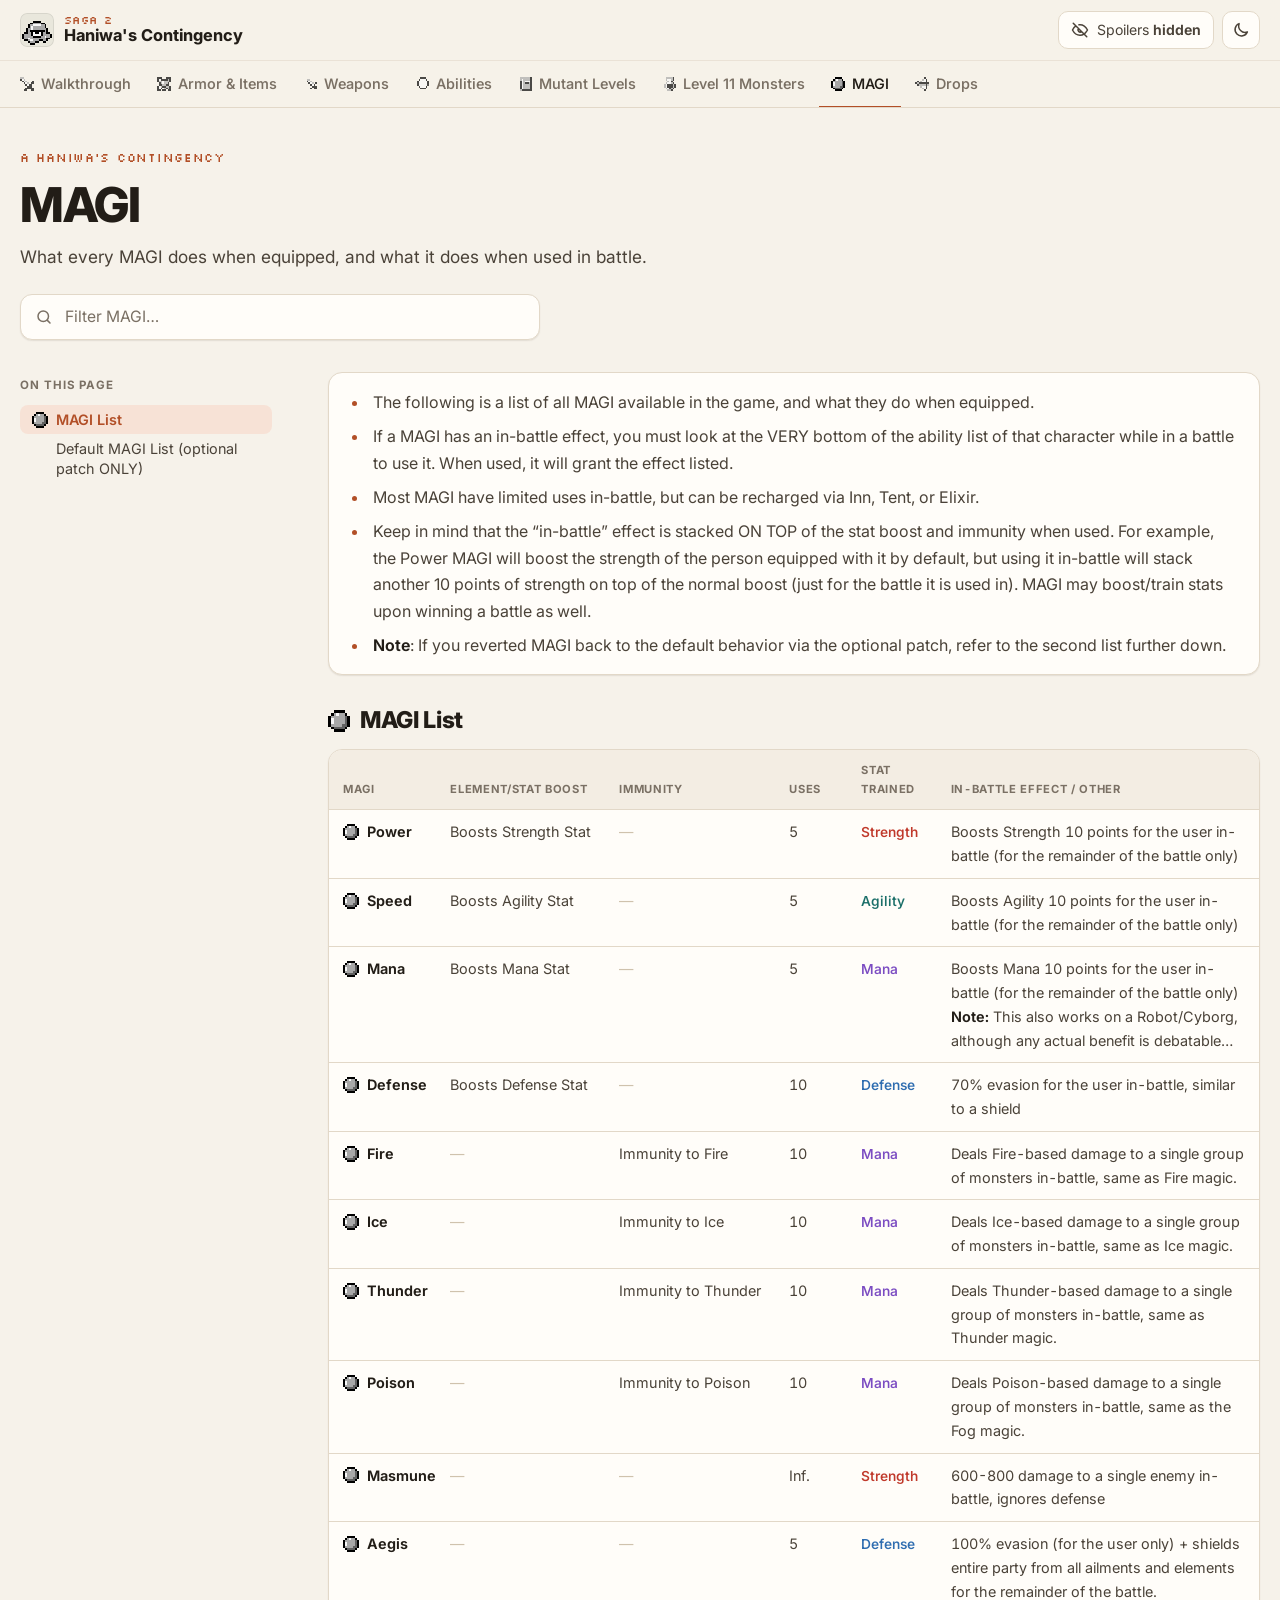
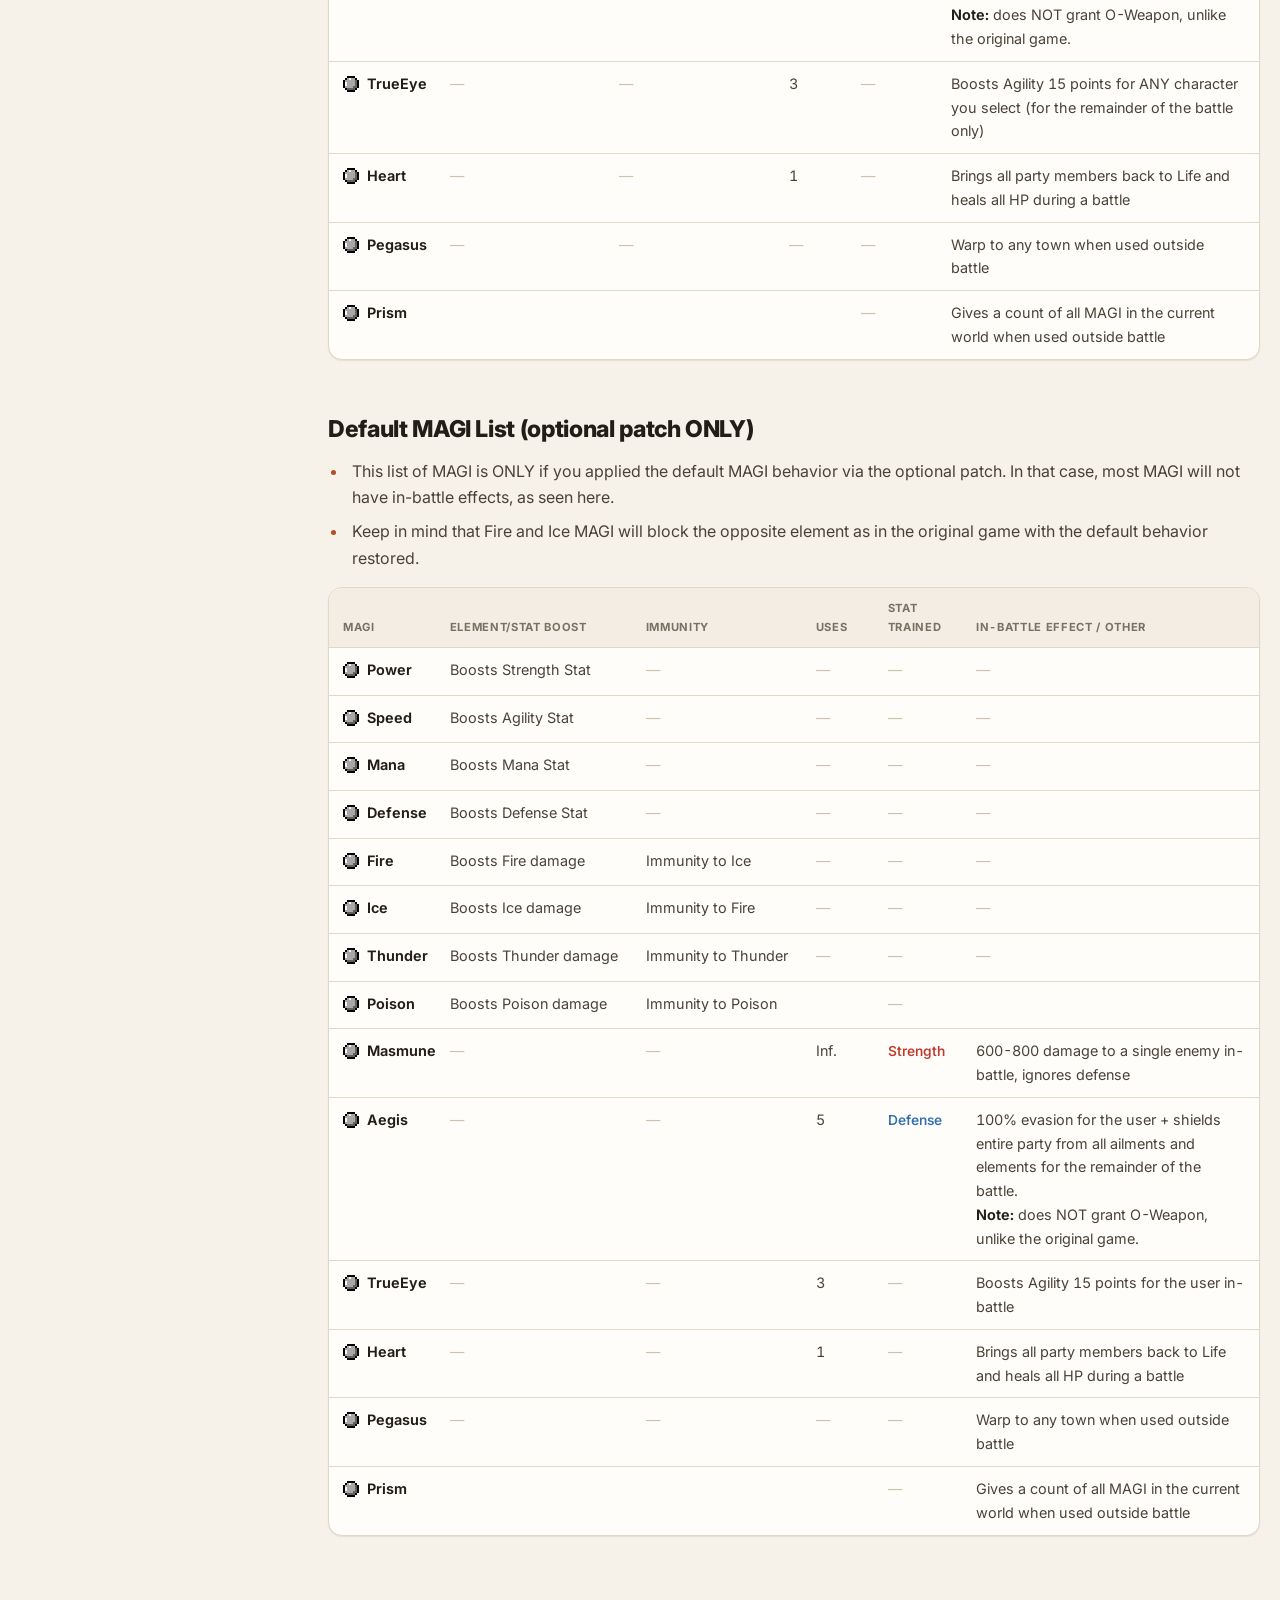
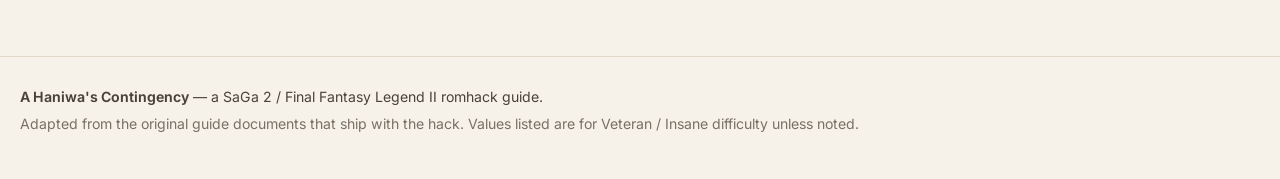
<file: magi.html>
<!doctype html>
<html lang="en">
<head>
<meta charset="utf-8">
<meta name="viewport" content="width=device-width, initial-scale=1">
<title>MAGI · A Haniwa's Contingency</title>
<meta name="description" content="What every MAGI does when equipped, and what it does when used in battle.">
<meta name="color-scheme" content="light dark">
<link rel="icon" href="assets/img/sprites/monster.png">
<script>
  (function () {
    var d = document.documentElement;
    try {
      var t = localStorage.getItem('ahc-theme');
      if (t === 'light' || t === 'dark') d.setAttribute('data-theme', t);
      if (localStorage.getItem('ahc-spoilers') === 'shown') d.setAttribute('data-spoilers', 'shown');
    } catch (e) {}
  })();
</script>
<link rel="preconnect" href="https://fonts.googleapis.com">
<link rel="preconnect" href="https://fonts.gstatic.com" crossorigin>
<link rel="stylesheet" href="https://fonts.googleapis.com/css2?family=Inter:wght@400;500;600;700;800&family=Silkscreen&display=swap">
<link rel="stylesheet" href="assets/css/style.css">
</head>
<body class="page-magi">
<a class="skip-link" href="#main">Skip to content</a>
<header class="topbar">
  <div class="topbar-inner">
    <button type="button" class="icon-btn toc-toggle" data-toc-toggle aria-controls="toc" aria-expanded="false" title="Contents"><svg viewBox="0 0 24 24" aria-hidden="true"><path d="M4 7h16M4 12h16M4 17h16"/></svg><span class="sr-only">Contents</span></button>
    <a class="brand" href="index.html"><img class="sprite" src="assets/img/sprites/monster.png" alt="" width="32" height="32"><span class="brand-text"><span class="brand-kicker">SaGa 2</span><span class="brand-name">Haniwa's Contingency</span></span></a>
    <div class="topbar-actions">
      <button type="button" class="pill-btn" data-spoiler-toggle aria-pressed="false" title="Show or hide all spoilers">
        <span class="when-hidden"><svg viewBox="0 0 24 24" aria-hidden="true"><path d="M3 3l18 18M10.6 5.1A10.8 10.8 0 0 1 12 5c6.4 0 10 7 10 7a17.6 17.6 0 0 1-3.2 4.2M6.6 6.6C3.8 8.4 2 12 2 12s3.6 7 10 7a9.7 9.7 0 0 0 5.4-1.6M9.9 9.9a3 3 0 0 0 4.2 4.2"/></svg></span><span class="when-shown"><svg viewBox="0 0 24 24" aria-hidden="true"><path d="M2 12s3.6-7 10-7 10 7 10 7-3.6 7-10 7S2 12 2 12z"/><circle cx="12" cy="12" r="3"/></svg></span>
        <span class="pill-label">Spoilers <b class="when-hidden">hidden</b><b class="when-shown">shown</b></span>
      </button>
      <button type="button" class="icon-btn" data-theme-toggle title="Toggle light / dark mode">
        <span class="theme-icon theme-icon--moon"><svg viewBox="0 0 24 24" aria-hidden="true"><path d="M20.5 14.5A8.5 8.5 0 0 1 9.5 3.5a8.5 8.5 0 1 0 11 11z"/></svg></span><span class="theme-icon theme-icon--sun"><svg viewBox="0 0 24 24" aria-hidden="true"><circle cx="12" cy="12" r="4"/><path d="M12 2v2M12 20v2M4.9 4.9l1.4 1.4M17.7 17.7l1.4 1.4M2 12h2M20 12h2M4.9 19.1l1.4-1.4M17.7 6.3l1.4-1.4"/></svg></span>
        <span class="sr-only">Toggle light / dark mode</span>
      </button>
    </div>
  </div>
  <nav class="tabs" aria-label="Guides">
    <div class="tabs-inner">
        <a href="walkthrough.html"><img class="glyph" src="assets/img/glyphs/sword.png" alt="" width="16" height="16"><span>Walkthrough</span></a>
        <a href="armor-items.html"><img class="glyph" src="assets/img/glyphs/armor.png" alt="" width="16" height="16"><span>Armor &amp; Items</span></a>
        <a href="weapons.html"><img class="glyph" src="assets/img/glyphs/dagger.png" alt="" width="16" height="16"><span>Weapons</span></a>
        <a href="abilities.html"><img class="glyph" src="assets/img/glyphs/immune.png" alt="" width="16" height="16"><span>Abilities</span></a>
        <a href="mutant-abilities.html"><img class="glyph" src="assets/img/glyphs/book.png" alt="" width="16" height="16"><span>Mutant Levels</span></a>
        <a href="level-11-monsters.html"><img class="glyph" src="assets/img/glyphs/potion.png" alt="" width="16" height="16"><span>Level 11 Monsters</span></a>
        <a href="magi.html" aria-current="page"><img class="glyph" src="assets/img/glyphs/magi.png" alt="" width="16" height="16"><span>MAGI</span></a>
        <a href="drops.html"><img class="glyph" src="assets/img/glyphs/bow.png" alt="" width="16" height="16"><span>Drops</span></a>
    </div>
  </nav>
</header>
<header class="page-head"><div class="page-head-inner"><p class="eyebrow">A Haniwa's Contingency</p><h1>MAGI</h1><p class=lede>What every MAGI does when equipped, and what it does when used in battle.</p><label class="filter"><svg viewBox="0 0 24 24" aria-hidden="true"><circle cx="11" cy="11" r="7"/><path d="M20 20l-3.5-3.5"/></svg><input type="search" data-filter placeholder="Filter MAGI…" autocomplete="off" aria-label="Filter MAGI…"><span class="filter-count" data-filter-count></span></label></div></header>
<div class="layout"><aside class="toc" id="toc" aria-label="On this page"><div class="toc-inner"><p class="toc-title">On this page</p><ol class="toc-list toc-list--flat"><li class="toc-l2"><a href="#magi-list"><img class="glyph" src="assets/img/glyphs/magi.png" alt="" width="16" height="16"><span>MAGI List</span></a></li><li class="toc-l2"><a href="#default-magi-list-optional-patch-only"><span class="glyph-space"></span><span>Default MAGI List (optional patch ONLY)</span></a></li></ol></div></aside><main id="main" class="content"><div class="page-note"><ul class="intro-list"><li>The following is a list of all MAGI available in the game, and what they do when equipped.</li><li>If a MAGI has an in-battle effect, you must look at the VERY bottom of the ability list of that character while in a battle to use it. When used, it will grant the effect listed.</li><li>Most MAGI have limited uses in-battle, but can be recharged via Inn, Tent, or Elixir.</li><li>Keep in mind that the “in-battle” effect is stacked ON TOP of the stat boost and immunity when used. For example, the Power MAGI will boost the strength of the person equipped with it by default, but using it in-battle will stack another 10 points of strength on top of the normal boost (just for the battle it is used in). MAGI may boost/train stats upon winning a battle as well.</li><li><strong>Note</strong>: If you reverted MAGI back to the default behavior via the optional patch, refer to the second list further down.</li></ul></div><section class="doc-section ref-section" id="magi-list"><h2 class="ref-title"><img class="glyph" src="assets/img/glyphs/magi.png" alt="" width="16" height="16"><span>MAGI List</span></h2><div class="table-wrap" data-filter-scope><table class="data-table data-table--stack cols-6"><caption class="sr-only">MAGI List</caption><thead><tr><th scope="col">MAGI</th><th scope="col">Element/Stat Boost</th><th scope="col">Immunity</th><th scope="col">Uses</th><th scope="col">Stat Trained</th><th scope="col" class="col-wide">In-Battle Effect / Other</th></tr></thead><tbody data-filter-group><tr><th scope="row"><span class="item-name"><img class="glyph" src="assets/img/glyphs/magi.png" alt="" width="16" height="16">Power</span></th><td data-label="Element/Stat Boost"><div class="cell">Boosts Strength Stat</div></td><td data-label="Immunity"><div class="cell"><span class="dash" aria-label="none">—</span></div></td><td data-label="Uses"><div class="cell">5</div></td><td data-label="Stat Trained"><div class="cell"><span class="stat stat--strength">Strength</span></div></td><td data-label="In-Battle Effect / Other" class="col-wide"><div class="cell">Boosts Strength 10 points for the user in-battle (for the remainder of the battle only)</div></td></tr></tbody><tbody data-filter-group><tr><th scope="row"><span class="item-name"><img class="glyph" src="assets/img/glyphs/magi.png" alt="" width="16" height="16">Speed</span></th><td data-label="Element/Stat Boost"><div class="cell">Boosts Agility Stat</div></td><td data-label="Immunity"><div class="cell"><span class="dash" aria-label="none">—</span></div></td><td data-label="Uses"><div class="cell">5</div></td><td data-label="Stat Trained"><div class="cell"><span class="stat stat--agility">Agility</span></div></td><td data-label="In-Battle Effect / Other" class="col-wide"><div class="cell">Boosts Agility 10 points for the user in-battle (for the remainder of the battle only)</div></td></tr></tbody><tbody data-filter-group><tr><th scope="row"><span class="item-name"><img class="glyph" src="assets/img/glyphs/magi.png" alt="" width="16" height="16">Mana</span></th><td data-label="Element/Stat Boost"><div class="cell">Boosts Mana Stat</div></td><td data-label="Immunity"><div class="cell"><span class="dash" aria-label="none">—</span></div></td><td data-label="Uses"><div class="cell">5</div></td><td data-label="Stat Trained"><div class="cell"><span class="stat stat--mana">Mana</span></div></td><td data-label="In-Battle Effect / Other" class="col-wide"><div class="cell">Boosts Mana 10 points for the user in-battle (for the remainder of the battle only)<br><strong>Note:</strong> This also works on a Robot/Cyborg, although any actual benefit is debatable…</div></td></tr></tbody><tbody data-filter-group><tr><th scope="row"><span class="item-name"><img class="glyph" src="assets/img/glyphs/magi.png" alt="" width="16" height="16">Defense</span></th><td data-label="Element/Stat Boost"><div class="cell">Boosts Defense Stat</div></td><td data-label="Immunity"><div class="cell"><span class="dash" aria-label="none">—</span></div></td><td data-label="Uses"><div class="cell">10</div></td><td data-label="Stat Trained"><div class="cell"><span class="stat stat--defense">Defense</span></div></td><td data-label="In-Battle Effect / Other" class="col-wide"><div class="cell">70% evasion for the user in-battle, similar to a shield</div></td></tr></tbody><tbody data-filter-group><tr><th scope="row"><span class="item-name"><img class="glyph" src="assets/img/glyphs/magi.png" alt="" width="16" height="16">Fire</span></th><td data-label="Element/Stat Boost"><div class="cell"><span class="dash" aria-label="none">—</span></div></td><td data-label="Immunity"><div class="cell">Immunity to Fire</div></td><td data-label="Uses"><div class="cell">10</div></td><td data-label="Stat Trained"><div class="cell"><span class="stat stat--mana">Mana</span></div></td><td data-label="In-Battle Effect / Other" class="col-wide"><div class="cell">Deals Fire-based damage to a single group of monsters in-battle, same as Fire magic.</div></td></tr></tbody><tbody data-filter-group><tr><th scope="row"><span class="item-name"><img class="glyph" src="assets/img/glyphs/magi.png" alt="" width="16" height="16">Ice</span></th><td data-label="Element/Stat Boost"><div class="cell"><span class="dash" aria-label="none">—</span></div></td><td data-label="Immunity"><div class="cell">Immunity to Ice</div></td><td data-label="Uses"><div class="cell">10</div></td><td data-label="Stat Trained"><div class="cell"><span class="stat stat--mana">Mana</span></div></td><td data-label="In-Battle Effect / Other" class="col-wide"><div class="cell">Deals Ice-based damage to a single group of monsters in-battle, same as Ice magic.</div></td></tr></tbody><tbody data-filter-group><tr><th scope="row"><span class="item-name"><img class="glyph" src="assets/img/glyphs/magi.png" alt="" width="16" height="16">Thunder</span></th><td data-label="Element/Stat Boost"><div class="cell"><span class="dash" aria-label="none">—</span></div></td><td data-label="Immunity"><div class="cell">Immunity to Thunder</div></td><td data-label="Uses"><div class="cell">10</div></td><td data-label="Stat Trained"><div class="cell"><span class="stat stat--mana">Mana</span></div></td><td data-label="In-Battle Effect / Other" class="col-wide"><div class="cell">Deals Thunder-based damage to a single group of monsters in-battle, same as Thunder magic.</div></td></tr></tbody><tbody data-filter-group><tr><th scope="row"><span class="item-name"><img class="glyph" src="assets/img/glyphs/magi.png" alt="" width="16" height="16">Poison</span></th><td data-label="Element/Stat Boost"><div class="cell"><span class="dash" aria-label="none">—</span></div></td><td data-label="Immunity"><div class="cell">Immunity to Poison</div></td><td data-label="Uses"><div class="cell">10</div></td><td data-label="Stat Trained"><div class="cell"><span class="stat stat--mana">Mana</span></div></td><td data-label="In-Battle Effect / Other" class="col-wide"><div class="cell">Deals Poison-based damage to a single group of monsters in-battle, same as the Fog magic.</div></td></tr></tbody><tbody data-filter-group><tr><th scope="row"><span class="item-name"><img class="glyph" src="assets/img/glyphs/magi.png" alt="" width="16" height="16">Masmune</span></th><td data-label="Element/Stat Boost"><div class="cell"><span class="dash" aria-label="none">—</span></div></td><td data-label="Immunity"><div class="cell"><span class="dash" aria-label="none">—</span></div></td><td data-label="Uses"><div class="cell">Inf.</div></td><td data-label="Stat Trained"><div class="cell"><span class="stat stat--strength">Strength</span></div></td><td data-label="In-Battle Effect / Other" class="col-wide"><div class="cell">600-800 damage to a single enemy in-battle, ignores defense</div></td></tr></tbody><tbody data-filter-group><tr><th scope="row"><span class="item-name"><img class="glyph" src="assets/img/glyphs/magi.png" alt="" width="16" height="16">Aegis</span></th><td data-label="Element/Stat Boost"><div class="cell"><span class="dash" aria-label="none">—</span></div></td><td data-label="Immunity"><div class="cell"><span class="dash" aria-label="none">—</span></div></td><td data-label="Uses"><div class="cell">5</div></td><td data-label="Stat Trained"><div class="cell"><span class="stat stat--defense">Defense</span></div></td><td data-label="In-Battle Effect / Other" class="col-wide"><div class="cell">100% evasion (for the user only) + shields entire party from all ailments and elements for the remainder of the battle.<br><strong>Note:</strong> does NOT grant O-Weapon, unlike the original game.</div></td></tr></tbody><tbody data-filter-group><tr><th scope="row"><span class="item-name"><img class="glyph" src="assets/img/glyphs/magi.png" alt="" width="16" height="16">TrueEye</span></th><td data-label="Element/Stat Boost"><div class="cell"><span class="dash" aria-label="none">—</span></div></td><td data-label="Immunity"><div class="cell"><span class="dash" aria-label="none">—</span></div></td><td data-label="Uses"><div class="cell">3</div></td><td data-label="Stat Trained"><div class="cell"><span class="dash" aria-label="none">—</span></div></td><td data-label="In-Battle Effect / Other" class="col-wide"><div class="cell">Boosts Agility 15 points for ANY character you select (for the remainder of the battle only)</div></td></tr></tbody><tbody data-filter-group><tr><th scope="row"><span class="item-name"><img class="glyph" src="assets/img/glyphs/magi.png" alt="" width="16" height="16">Heart</span></th><td data-label="Element/Stat Boost"><div class="cell"><span class="dash" aria-label="none">—</span></div></td><td data-label="Immunity"><div class="cell"><span class="dash" aria-label="none">—</span></div></td><td data-label="Uses"><div class="cell">1</div></td><td data-label="Stat Trained"><div class="cell"><span class="dash" aria-label="none">—</span></div></td><td data-label="In-Battle Effect / Other" class="col-wide"><div class="cell">Brings all party members back to Life and heals all HP during a battle</div></td></tr></tbody><tbody data-filter-group><tr><th scope="row"><span class="item-name"><img class="glyph" src="assets/img/glyphs/magi.png" alt="" width="16" height="16">Pegasus</span></th><td data-label="Element/Stat Boost"><div class="cell"><span class="dash" aria-label="none">—</span></div></td><td data-label="Immunity"><div class="cell"><span class="dash" aria-label="none">—</span></div></td><td data-label="Uses"><div class="cell"><span class="dash" aria-label="none">—</span></div></td><td data-label="Stat Trained"><div class="cell"><span class="dash" aria-label="none">—</span></div></td><td data-label="In-Battle Effect / Other" class="col-wide"><div class="cell">Warp to any town when used outside battle</div></td></tr></tbody><tbody data-filter-group><tr><th scope="row"><span class="item-name"><img class="glyph" src="assets/img/glyphs/magi.png" alt="" width="16" height="16">Prism</span></th><td data-label="Element/Stat Boost"></td><td data-label="Immunity"></td><td data-label="Uses"></td><td data-label="Stat Trained"><div class="cell"><span class="dash" aria-label="none">—</span></div></td><td data-label="In-Battle Effect / Other" class="col-wide"><div class="cell">Gives a count of all MAGI in the current world when used outside battle</div></td></tr></tbody></table></div></section><section class="doc-section ref-section" id="default-magi-list-optional-patch-only"><h2 class="ref-title"><span>Default MAGI List (optional patch ONLY)</span></h2><ul class="intro-list"><li>This list of MAGI is ONLY if you applied the default MAGI behavior via the optional patch. In that case, most MAGI will not have in-battle effects, as seen here.</li><li>Keep in mind that Fire and Ice MAGI will block the opposite element as in the original game with the default behavior restored.</li></ul><div class="table-wrap" data-filter-scope><table class="data-table data-table--stack cols-6"><caption class="sr-only">Default MAGI List (optional patch ONLY):</caption><thead><tr><th scope="col">MAGI</th><th scope="col">Element/Stat Boost</th><th scope="col">Immunity</th><th scope="col">Uses</th><th scope="col">Stat Trained</th><th scope="col" class="col-wide">In-Battle Effect / Other</th></tr></thead><tbody data-filter-group><tr><th scope="row"><span class="item-name"><img class="glyph" src="assets/img/glyphs/magi.png" alt="" width="16" height="16">Power</span></th><td data-label="Element/Stat Boost"><div class="cell">Boosts Strength Stat</div></td><td data-label="Immunity"><div class="cell"><span class="dash" aria-label="none">—</span></div></td><td data-label="Uses"><div class="cell"><span class="dash" aria-label="none">—</span></div></td><td data-label="Stat Trained"><div class="cell"><span class="dash" aria-label="none">—</span></div></td><td data-label="In-Battle Effect / Other" class="col-wide"><div class="cell"><span class="dash" aria-label="none">—</span></div></td></tr></tbody><tbody data-filter-group><tr><th scope="row"><span class="item-name"><img class="glyph" src="assets/img/glyphs/magi.png" alt="" width="16" height="16">Speed</span></th><td data-label="Element/Stat Boost"><div class="cell">Boosts Agility Stat</div></td><td data-label="Immunity"><div class="cell"><span class="dash" aria-label="none">—</span></div></td><td data-label="Uses"><div class="cell"><span class="dash" aria-label="none">—</span></div></td><td data-label="Stat Trained"><div class="cell"><span class="dash" aria-label="none">—</span></div></td><td data-label="In-Battle Effect / Other" class="col-wide"><div class="cell"><span class="dash" aria-label="none">—</span></div></td></tr></tbody><tbody data-filter-group><tr><th scope="row"><span class="item-name"><img class="glyph" src="assets/img/glyphs/magi.png" alt="" width="16" height="16">Mana</span></th><td data-label="Element/Stat Boost"><div class="cell">Boosts Mana Stat</div></td><td data-label="Immunity"><div class="cell"><span class="dash" aria-label="none">—</span></div></td><td data-label="Uses"><div class="cell"><span class="dash" aria-label="none">—</span></div></td><td data-label="Stat Trained"><div class="cell"><span class="dash" aria-label="none">—</span></div></td><td data-label="In-Battle Effect / Other" class="col-wide"><div class="cell"><span class="dash" aria-label="none">—</span></div></td></tr></tbody><tbody data-filter-group><tr><th scope="row"><span class="item-name"><img class="glyph" src="assets/img/glyphs/magi.png" alt="" width="16" height="16">Defense</span></th><td data-label="Element/Stat Boost"><div class="cell">Boosts Defense Stat</div></td><td data-label="Immunity"><div class="cell"><span class="dash" aria-label="none">—</span></div></td><td data-label="Uses"><div class="cell"><span class="dash" aria-label="none">—</span></div></td><td data-label="Stat Trained"><div class="cell"><span class="dash" aria-label="none">—</span></div></td><td data-label="In-Battle Effect / Other" class="col-wide"><div class="cell"><span class="dash" aria-label="none">—</span></div></td></tr></tbody><tbody data-filter-group><tr><th scope="row"><span class="item-name"><img class="glyph" src="assets/img/glyphs/magi.png" alt="" width="16" height="16">Fire</span></th><td data-label="Element/Stat Boost"><div class="cell">Boosts Fire damage</div></td><td data-label="Immunity"><div class="cell">Immunity to Ice</div></td><td data-label="Uses"><div class="cell"><span class="dash" aria-label="none">—</span></div></td><td data-label="Stat Trained"><div class="cell"><span class="dash" aria-label="none">—</span></div></td><td data-label="In-Battle Effect / Other" class="col-wide"><div class="cell"><span class="dash" aria-label="none">—</span></div></td></tr></tbody><tbody data-filter-group><tr><th scope="row"><span class="item-name"><img class="glyph" src="assets/img/glyphs/magi.png" alt="" width="16" height="16">Ice</span></th><td data-label="Element/Stat Boost"><div class="cell">Boosts Ice damage</div></td><td data-label="Immunity"><div class="cell">Immunity to Fire</div></td><td data-label="Uses"><div class="cell"><span class="dash" aria-label="none">—</span></div></td><td data-label="Stat Trained"><div class="cell"><span class="dash" aria-label="none">—</span></div></td><td data-label="In-Battle Effect / Other" class="col-wide"><div class="cell"><span class="dash" aria-label="none">—</span></div></td></tr></tbody><tbody data-filter-group><tr><th scope="row"><span class="item-name"><img class="glyph" src="assets/img/glyphs/magi.png" alt="" width="16" height="16">Thunder</span></th><td data-label="Element/Stat Boost"><div class="cell">Boosts Thunder damage</div></td><td data-label="Immunity"><div class="cell">Immunity to Thunder</div></td><td data-label="Uses"><div class="cell"><span class="dash" aria-label="none">—</span></div></td><td data-label="Stat Trained"><div class="cell"><span class="dash" aria-label="none">—</span></div></td><td data-label="In-Battle Effect / Other" class="col-wide"><div class="cell"><span class="dash" aria-label="none">—</span></div></td></tr></tbody><tbody data-filter-group><tr><th scope="row"><span class="item-name"><img class="glyph" src="assets/img/glyphs/magi.png" alt="" width="16" height="16">Poison</span></th><td data-label="Element/Stat Boost"><div class="cell">Boosts Poison damage</div></td><td data-label="Immunity"><div class="cell">Immunity to Poison</div></td><td data-label="Uses"></td><td data-label="Stat Trained"><div class="cell"><span class="dash" aria-label="none">—</span></div></td><td data-label="In-Battle Effect / Other" class="col-wide"></td></tr></tbody><tbody data-filter-group><tr><th scope="row"><span class="item-name"><img class="glyph" src="assets/img/glyphs/magi.png" alt="" width="16" height="16">Masmune</span></th><td data-label="Element/Stat Boost"><div class="cell"><span class="dash" aria-label="none">—</span></div></td><td data-label="Immunity"><div class="cell"><span class="dash" aria-label="none">—</span></div></td><td data-label="Uses"><div class="cell">Inf.</div></td><td data-label="Stat Trained"><div class="cell"><span class="stat stat--strength">Strength</span></div></td><td data-label="In-Battle Effect / Other" class="col-wide"><div class="cell">600-800 damage to a single enemy in-battle, ignores defense</div></td></tr></tbody><tbody data-filter-group><tr><th scope="row"><span class="item-name"><img class="glyph" src="assets/img/glyphs/magi.png" alt="" width="16" height="16">Aegis</span></th><td data-label="Element/Stat Boost"><div class="cell"><span class="dash" aria-label="none">—</span></div></td><td data-label="Immunity"><div class="cell"><span class="dash" aria-label="none">—</span></div></td><td data-label="Uses"><div class="cell">5</div></td><td data-label="Stat Trained"><div class="cell"><span class="stat stat--defense">Defense</span></div></td><td data-label="In-Battle Effect / Other" class="col-wide"><div class="cell">100% evasion for the user + shields entire party from all ailments and elements for the remainder of the battle.<br><strong>Note:</strong> does NOT grant O-Weapon, unlike the original game.</div></td></tr></tbody><tbody data-filter-group><tr><th scope="row"><span class="item-name"><img class="glyph" src="assets/img/glyphs/magi.png" alt="" width="16" height="16">TrueEye</span></th><td data-label="Element/Stat Boost"><div class="cell"><span class="dash" aria-label="none">—</span></div></td><td data-label="Immunity"><div class="cell"><span class="dash" aria-label="none">—</span></div></td><td data-label="Uses"><div class="cell">3</div></td><td data-label="Stat Trained"><div class="cell"><span class="dash" aria-label="none">—</span></div></td><td data-label="In-Battle Effect / Other" class="col-wide"><div class="cell">Boosts Agility 15 points for the user in-battle</div></td></tr></tbody><tbody data-filter-group><tr><th scope="row"><span class="item-name"><img class="glyph" src="assets/img/glyphs/magi.png" alt="" width="16" height="16">Heart</span></th><td data-label="Element/Stat Boost"><div class="cell"><span class="dash" aria-label="none">—</span></div></td><td data-label="Immunity"><div class="cell"><span class="dash" aria-label="none">—</span></div></td><td data-label="Uses"><div class="cell">1</div></td><td data-label="Stat Trained"><div class="cell"><span class="dash" aria-label="none">—</span></div></td><td data-label="In-Battle Effect / Other" class="col-wide"><div class="cell">Brings all party members back to Life and heals all HP during a battle</div></td></tr></tbody><tbody data-filter-group><tr><th scope="row"><span class="item-name"><img class="glyph" src="assets/img/glyphs/magi.png" alt="" width="16" height="16">Pegasus</span></th><td data-label="Element/Stat Boost"><div class="cell"><span class="dash" aria-label="none">—</span></div></td><td data-label="Immunity"><div class="cell"><span class="dash" aria-label="none">—</span></div></td><td data-label="Uses"><div class="cell"><span class="dash" aria-label="none">—</span></div></td><td data-label="Stat Trained"><div class="cell"><span class="dash" aria-label="none">—</span></div></td><td data-label="In-Battle Effect / Other" class="col-wide"><div class="cell">Warp to any town when used outside battle</div></td></tr></tbody><tbody data-filter-group><tr><th scope="row"><span class="item-name"><img class="glyph" src="assets/img/glyphs/magi.png" alt="" width="16" height="16">Prism</span></th><td data-label="Element/Stat Boost"></td><td data-label="Immunity"></td><td data-label="Uses"></td><td data-label="Stat Trained"><div class="cell"><span class="dash" aria-label="none">—</span></div></td><td data-label="In-Battle Effect / Other" class="col-wide"><div class="cell">Gives a count of all MAGI in the current world when used outside battle</div></td></tr></tbody></table></div></section></main></div>
<footer class="site-footer">
  <div class="footer-inner">
    <p><strong>A Haniwa's Contingency</strong> — a SaGa 2 / Final Fantasy Legend II romhack guide.</p>
    <p class="muted">Adapted from the original guide documents that ship with the hack. Values listed are for Veteran / Insane difficulty unless noted.</p>
  </div>
</footer>
<button type="button" class="to-top" data-to-top title="Back to top"><svg viewBox="0 0 24 24" aria-hidden="true"><path d="M6 15l6-6 6 6"/></svg><span class="sr-only">Back to top</span></button>
<div class="toc-scrim" data-toc-scrim hidden></div>
<script src="assets/js/site.js"></script>
</body>
</html>
</file>
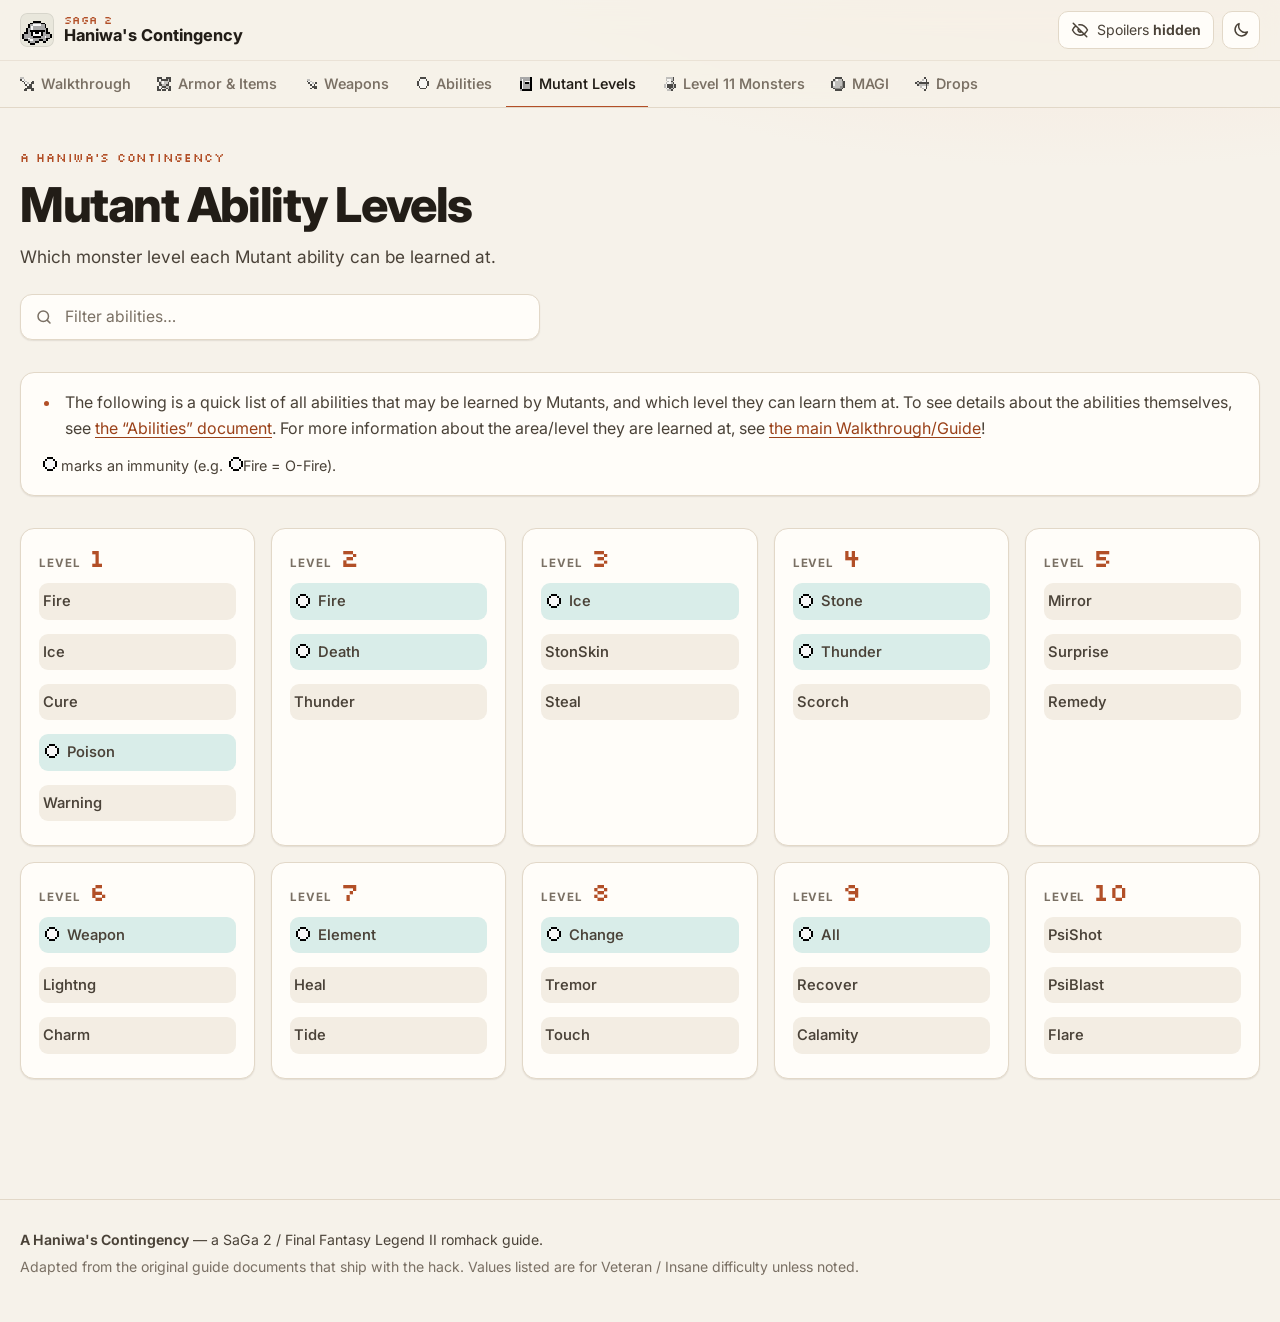
<file: mutant-abilities.html>
<!doctype html>
<html lang="en">
<head>
<meta charset="utf-8">
<meta name="viewport" content="width=device-width, initial-scale=1">
<title>Mutant Ability Levels · A Haniwa's Contingency</title>
<meta name="description" content="Which monster level each Mutant ability can be learned at.">
<meta name="color-scheme" content="light dark">
<link rel="icon" href="assets/img/sprites/monster.png">
<script>
  (function () {
    var d = document.documentElement;
    try {
      var t = localStorage.getItem('ahc-theme');
      if (t === 'light' || t === 'dark') d.setAttribute('data-theme', t);
      if (localStorage.getItem('ahc-spoilers') === 'shown') d.setAttribute('data-spoilers', 'shown');
    } catch (e) {}
  })();
</script>
<link rel="preconnect" href="https://fonts.googleapis.com">
<link rel="preconnect" href="https://fonts.gstatic.com" crossorigin>
<link rel="stylesheet" href="https://fonts.googleapis.com/css2?family=Inter:wght@400;500;600;700;800&family=Silkscreen&display=swap">
<link rel="stylesheet" href="assets/css/style.css">
</head>
<body class="page-mutant-abilities">
<a class="skip-link" href="#main">Skip to content</a>
<header class="topbar">
  <div class="topbar-inner">
    
    <a class="brand" href="index.html"><img class="sprite" src="assets/img/sprites/monster.png" alt="" width="32" height="32"><span class="brand-text"><span class="brand-kicker">SaGa 2</span><span class="brand-name">Haniwa's Contingency</span></span></a>
    <div class="topbar-actions">
      <button type="button" class="pill-btn" data-spoiler-toggle aria-pressed="false" title="Show or hide all spoilers">
        <span class="when-hidden"><svg viewBox="0 0 24 24" aria-hidden="true"><path d="M3 3l18 18M10.6 5.1A10.8 10.8 0 0 1 12 5c6.4 0 10 7 10 7a17.6 17.6 0 0 1-3.2 4.2M6.6 6.6C3.8 8.4 2 12 2 12s3.6 7 10 7a9.7 9.7 0 0 0 5.4-1.6M9.9 9.9a3 3 0 0 0 4.2 4.2"/></svg></span><span class="when-shown"><svg viewBox="0 0 24 24" aria-hidden="true"><path d="M2 12s3.6-7 10-7 10 7 10 7-3.6 7-10 7S2 12 2 12z"/><circle cx="12" cy="12" r="3"/></svg></span>
        <span class="pill-label">Spoilers <b class="when-hidden">hidden</b><b class="when-shown">shown</b></span>
      </button>
      <button type="button" class="icon-btn" data-theme-toggle title="Toggle light / dark mode">
        <span class="theme-icon theme-icon--moon"><svg viewBox="0 0 24 24" aria-hidden="true"><path d="M20.5 14.5A8.5 8.5 0 0 1 9.5 3.5a8.5 8.5 0 1 0 11 11z"/></svg></span><span class="theme-icon theme-icon--sun"><svg viewBox="0 0 24 24" aria-hidden="true"><circle cx="12" cy="12" r="4"/><path d="M12 2v2M12 20v2M4.9 4.9l1.4 1.4M17.7 17.7l1.4 1.4M2 12h2M20 12h2M4.9 19.1l1.4-1.4M17.7 6.3l1.4-1.4"/></svg></span>
        <span class="sr-only">Toggle light / dark mode</span>
      </button>
    </div>
  </div>
  <nav class="tabs" aria-label="Guides">
    <div class="tabs-inner">
        <a href="walkthrough.html"><img class="glyph" src="assets/img/glyphs/sword.png" alt="" width="16" height="16"><span>Walkthrough</span></a>
        <a href="armor-items.html"><img class="glyph" src="assets/img/glyphs/armor.png" alt="" width="16" height="16"><span>Armor &amp; Items</span></a>
        <a href="weapons.html"><img class="glyph" src="assets/img/glyphs/dagger.png" alt="" width="16" height="16"><span>Weapons</span></a>
        <a href="abilities.html"><img class="glyph" src="assets/img/glyphs/immune.png" alt="" width="16" height="16"><span>Abilities</span></a>
        <a href="mutant-abilities.html" aria-current="page"><img class="glyph" src="assets/img/glyphs/book.png" alt="" width="16" height="16"><span>Mutant Levels</span></a>
        <a href="level-11-monsters.html"><img class="glyph" src="assets/img/glyphs/potion.png" alt="" width="16" height="16"><span>Level 11 Monsters</span></a>
        <a href="magi.html"><img class="glyph" src="assets/img/glyphs/magi.png" alt="" width="16" height="16"><span>MAGI</span></a>
        <a href="drops.html"><img class="glyph" src="assets/img/glyphs/bow.png" alt="" width="16" height="16"><span>Drops</span></a>
    </div>
  </nav>
</header>
<header class="page-head"><div class="page-head-inner"><p class="eyebrow">A Haniwa's Contingency</p><h1>Mutant Ability Levels</h1><p class=lede>Which monster level each Mutant ability can be learned at.</p><label class="filter"><svg viewBox="0 0 24 24" aria-hidden="true"><circle cx="11" cy="11" r="7"/><path d="M20 20l-3.5-3.5"/></svg><input type="search" data-filter placeholder="Filter abilities…" autocomplete="off" aria-label="Filter abilities…"><span class="filter-count" data-filter-count></span></label></div></header>
<main id="main" class="content content--wide"><div class="page-note"><ul class="intro-list"><li>The following is a quick list of all abilities that may be learned by Mutants, and which level they can learn them at. To see details about the abilities themselves, see <a href="abilities.html">the “Abilities” document</a>. For more information about the area/level they are learned at, see <a href="walkthrough.html">the main Walkthrough/Guide</a>!</li></ul><p class="legend"><img class="glyph" src="assets/img/glyphs/immune.png" alt="" width="16" height="16"> marks an immunity (e.g. <img class="glyph" src="assets/img/glyphs/immune.png" alt="" width="16" height="16">Fire = O-Fire).</p></div><section class="doc-section" id="levels"><div class="level-grid"><article class="level-card" data-filter-scope><header><span class="level-kicker">Level</span><span class="level-num">1</span></header><ul><li class="ability-chip" data-filter-group><span>Fire</span></li><li class="ability-chip" data-filter-group><span>Ice</span></li><li class="ability-chip" data-filter-group><span>Cure</span></li><li class="ability-chip ability-chip--immune" data-filter-group><img class="glyph" src="assets/img/glyphs/immune.png" alt="" width="16" height="16"><span class=sr-only>O-</span><span>Poison</span></li><li class="ability-chip" data-filter-group><span>Warning</span></li></ul></article><article class="level-card" data-filter-scope><header><span class="level-kicker">Level</span><span class="level-num">2</span></header><ul><li class="ability-chip ability-chip--immune" data-filter-group><img class="glyph" src="assets/img/glyphs/immune.png" alt="" width="16" height="16"><span class=sr-only>O-</span><span>Fire</span></li><li class="ability-chip ability-chip--immune" data-filter-group><img class="glyph" src="assets/img/glyphs/immune.png" alt="" width="16" height="16"><span class=sr-only>O-</span><span>Death</span></li><li class="ability-chip" data-filter-group><span>Thunder</span></li></ul></article><article class="level-card" data-filter-scope><header><span class="level-kicker">Level</span><span class="level-num">3</span></header><ul><li class="ability-chip ability-chip--immune" data-filter-group><img class="glyph" src="assets/img/glyphs/immune.png" alt="" width="16" height="16"><span class=sr-only>O-</span><span>Ice</span></li><li class="ability-chip" data-filter-group><span>StonSkin</span></li><li class="ability-chip" data-filter-group><span>Steal</span></li></ul></article><article class="level-card" data-filter-scope><header><span class="level-kicker">Level</span><span class="level-num">4</span></header><ul><li class="ability-chip ability-chip--immune" data-filter-group><img class="glyph" src="assets/img/glyphs/immune.png" alt="" width="16" height="16"><span class=sr-only>O-</span><span>Stone</span></li><li class="ability-chip ability-chip--immune" data-filter-group><img class="glyph" src="assets/img/glyphs/immune.png" alt="" width="16" height="16"><span class=sr-only>O-</span><span>Thunder</span></li><li class="ability-chip" data-filter-group><span>Scorch</span></li></ul></article><article class="level-card" data-filter-scope><header><span class="level-kicker">Level</span><span class="level-num">5</span></header><ul><li class="ability-chip" data-filter-group><span>Mirror</span></li><li class="ability-chip" data-filter-group><span>Surprise</span></li><li class="ability-chip" data-filter-group><span>Remedy</span></li></ul></article><article class="level-card" data-filter-scope><header><span class="level-kicker">Level</span><span class="level-num">6</span></header><ul><li class="ability-chip ability-chip--immune" data-filter-group><img class="glyph" src="assets/img/glyphs/immune.png" alt="" width="16" height="16"><span class=sr-only>O-</span><span>Weapon</span></li><li class="ability-chip" data-filter-group><span>Lightng</span></li><li class="ability-chip" data-filter-group><span>Charm</span></li></ul></article><article class="level-card" data-filter-scope><header><span class="level-kicker">Level</span><span class="level-num">7</span></header><ul><li class="ability-chip ability-chip--immune" data-filter-group><img class="glyph" src="assets/img/glyphs/immune.png" alt="" width="16" height="16"><span class=sr-only>O-</span><span>Element</span></li><li class="ability-chip" data-filter-group><span>Heal</span></li><li class="ability-chip" data-filter-group><span>Tide</span></li></ul></article><article class="level-card" data-filter-scope><header><span class="level-kicker">Level</span><span class="level-num">8</span></header><ul><li class="ability-chip ability-chip--immune" data-filter-group><img class="glyph" src="assets/img/glyphs/immune.png" alt="" width="16" height="16"><span class=sr-only>O-</span><span>Change</span></li><li class="ability-chip" data-filter-group><span>Tremor</span></li><li class="ability-chip" data-filter-group><span>Touch</span></li></ul></article><article class="level-card" data-filter-scope><header><span class="level-kicker">Level</span><span class="level-num">9</span></header><ul><li class="ability-chip ability-chip--immune" data-filter-group><img class="glyph" src="assets/img/glyphs/immune.png" alt="" width="16" height="16"><span class=sr-only>O-</span><span>All</span></li><li class="ability-chip" data-filter-group><span>Recover</span></li><li class="ability-chip" data-filter-group><span>Calamity</span></li></ul></article><article class="level-card" data-filter-scope><header><span class="level-kicker">Level</span><span class="level-num">10</span></header><ul><li class="ability-chip" data-filter-group><span>PsiShot</span></li><li class="ability-chip" data-filter-group><span>PsiBlast</span></li><li class="ability-chip" data-filter-group><span>Flare</span></li></ul></article></div></section></main>
<footer class="site-footer">
  <div class="footer-inner">
    <p><strong>A Haniwa's Contingency</strong> — a SaGa 2 / Final Fantasy Legend II romhack guide.</p>
    <p class="muted">Adapted from the original guide documents that ship with the hack. Values listed are for Veteran / Insane difficulty unless noted.</p>
  </div>
</footer>
<button type="button" class="to-top" data-to-top title="Back to top"><svg viewBox="0 0 24 24" aria-hidden="true"><path d="M6 15l6-6 6 6"/></svg><span class="sr-only">Back to top</span></button>
<div class="toc-scrim" data-toc-scrim hidden></div>
<script src="assets/js/site.js"></script>
</body>
</html>
</file>
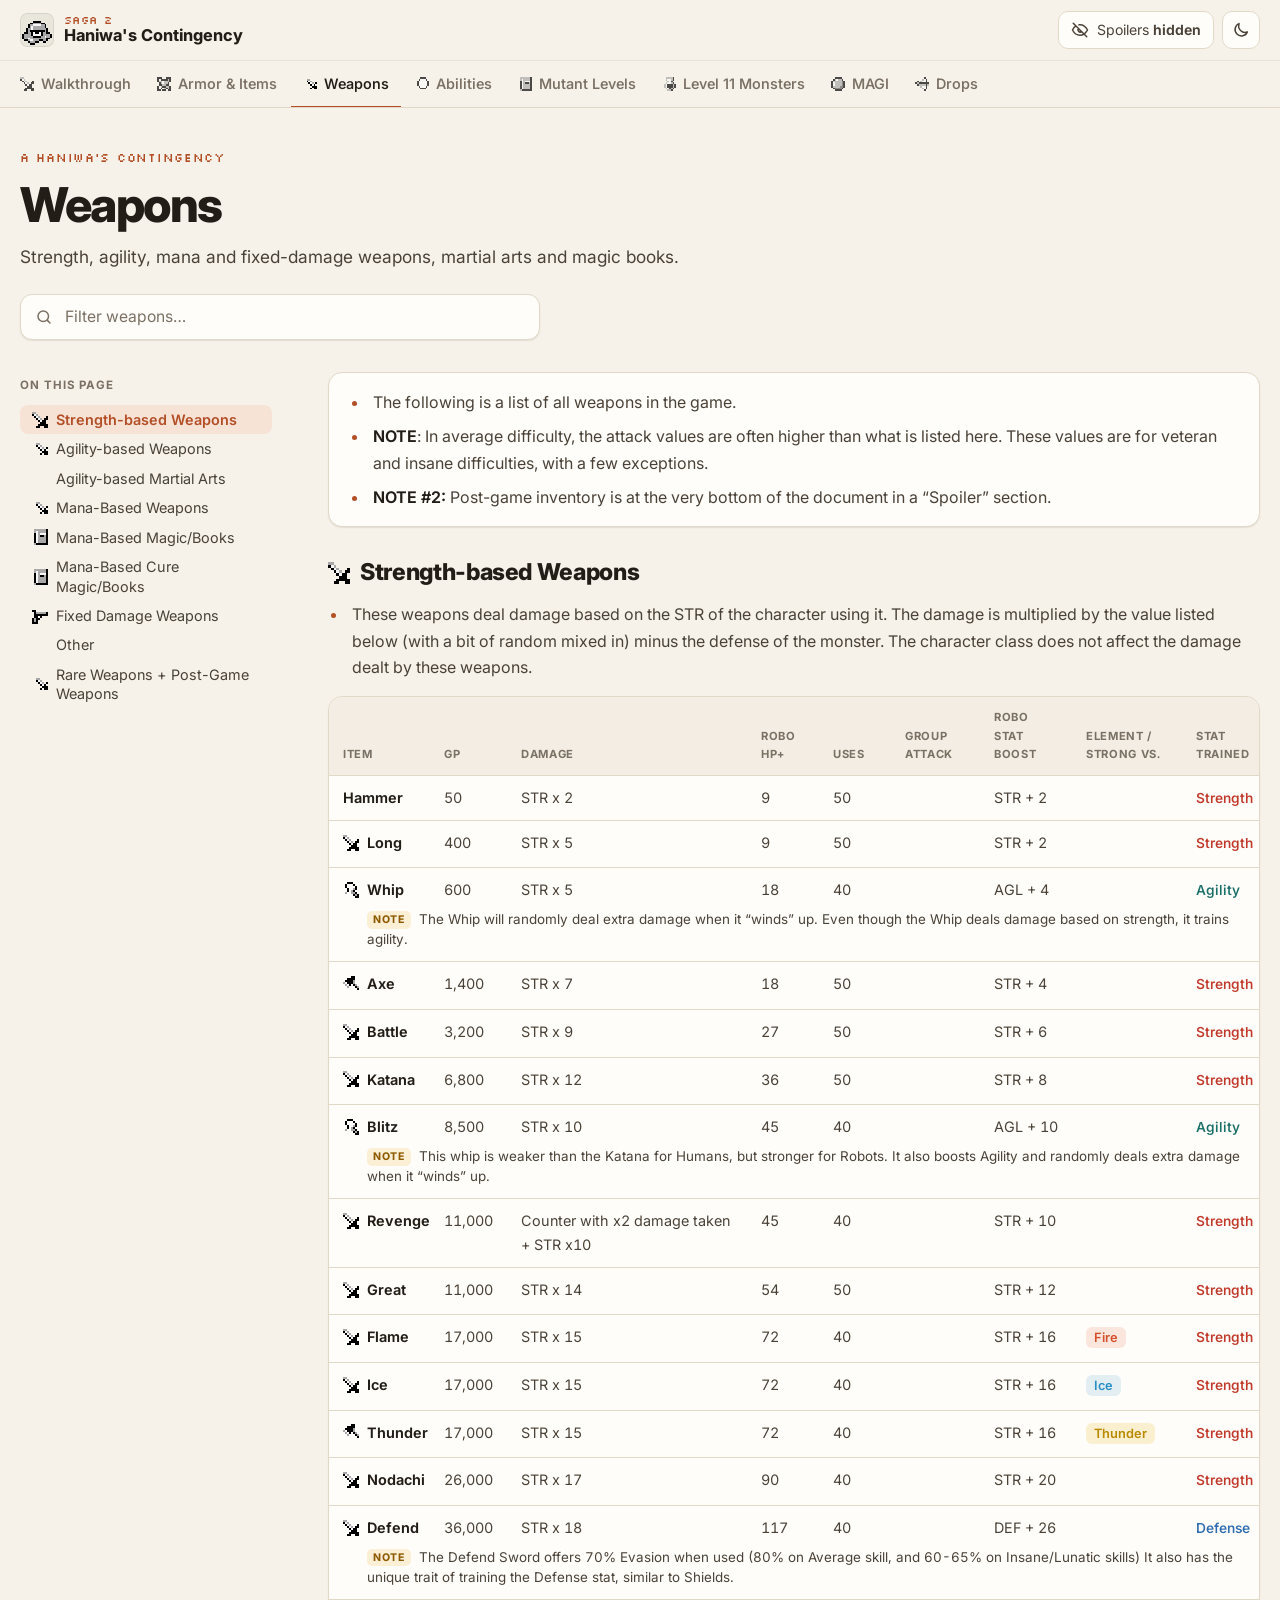
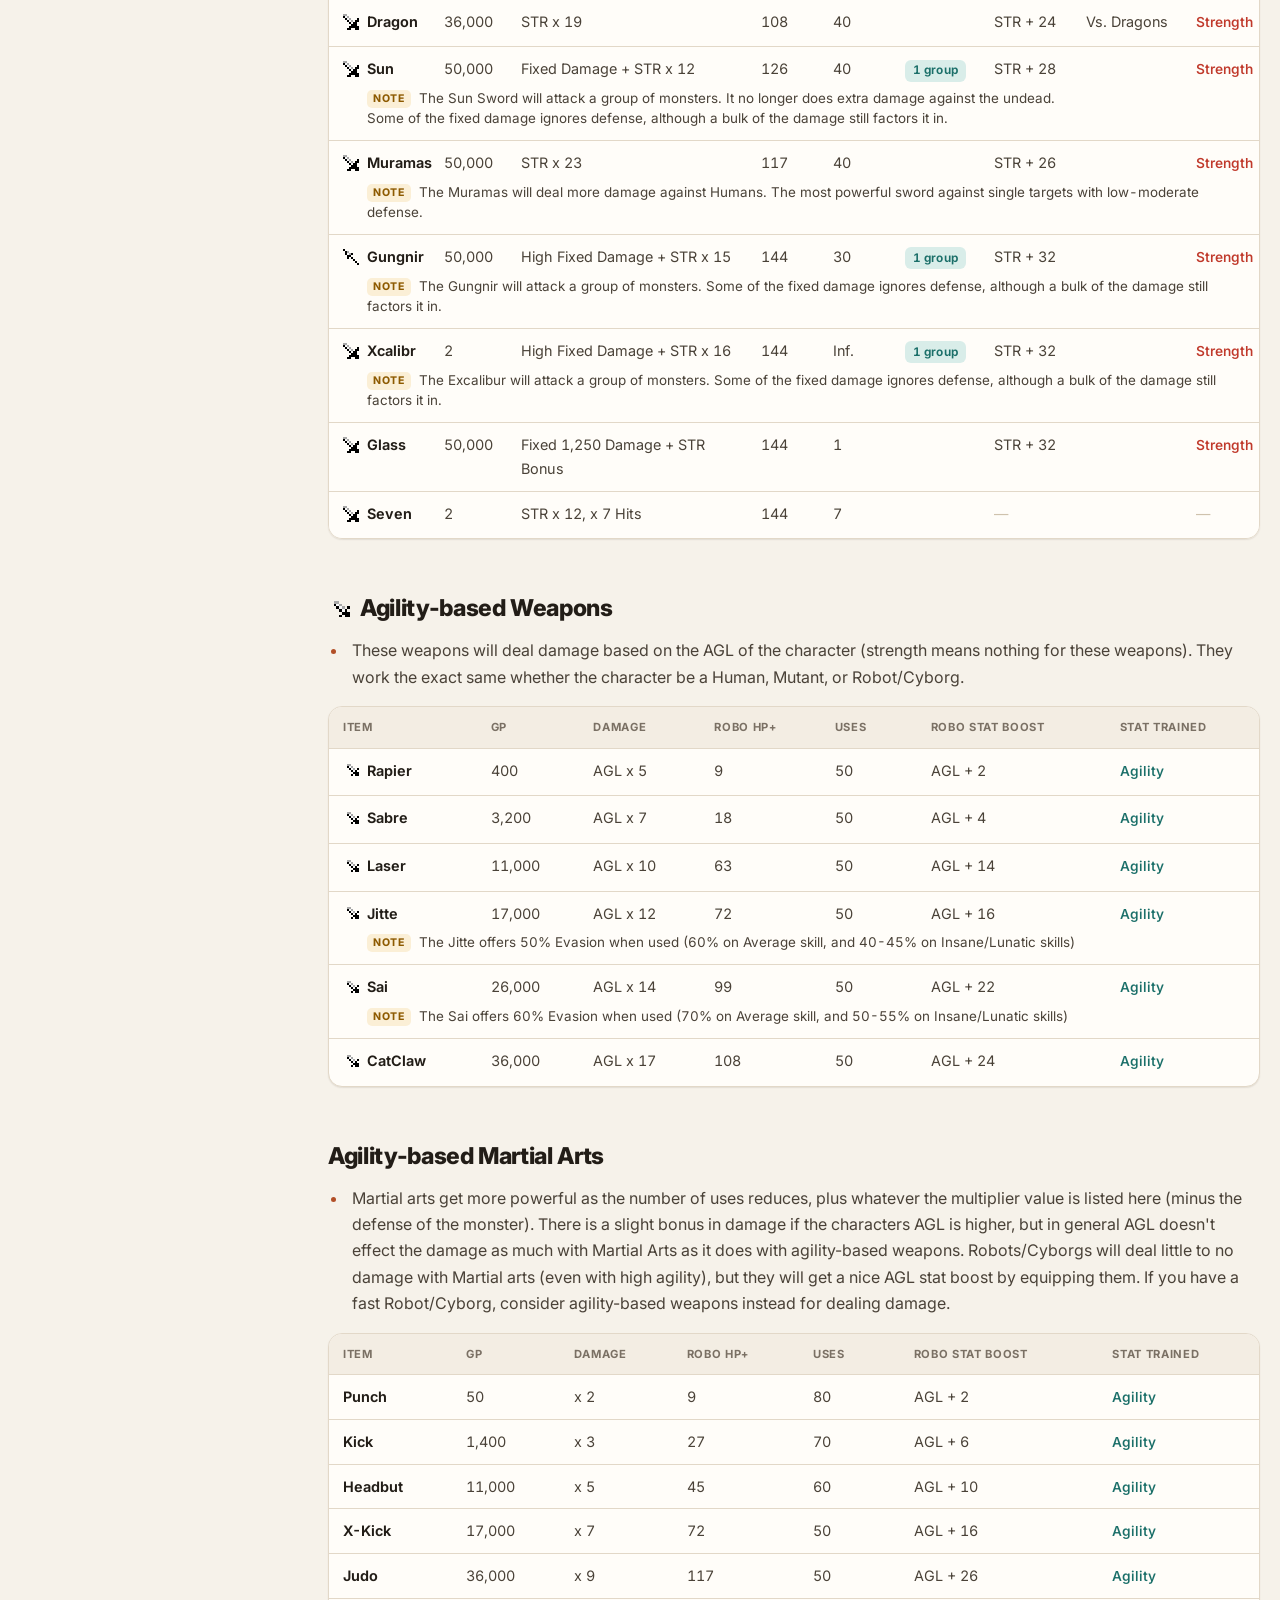
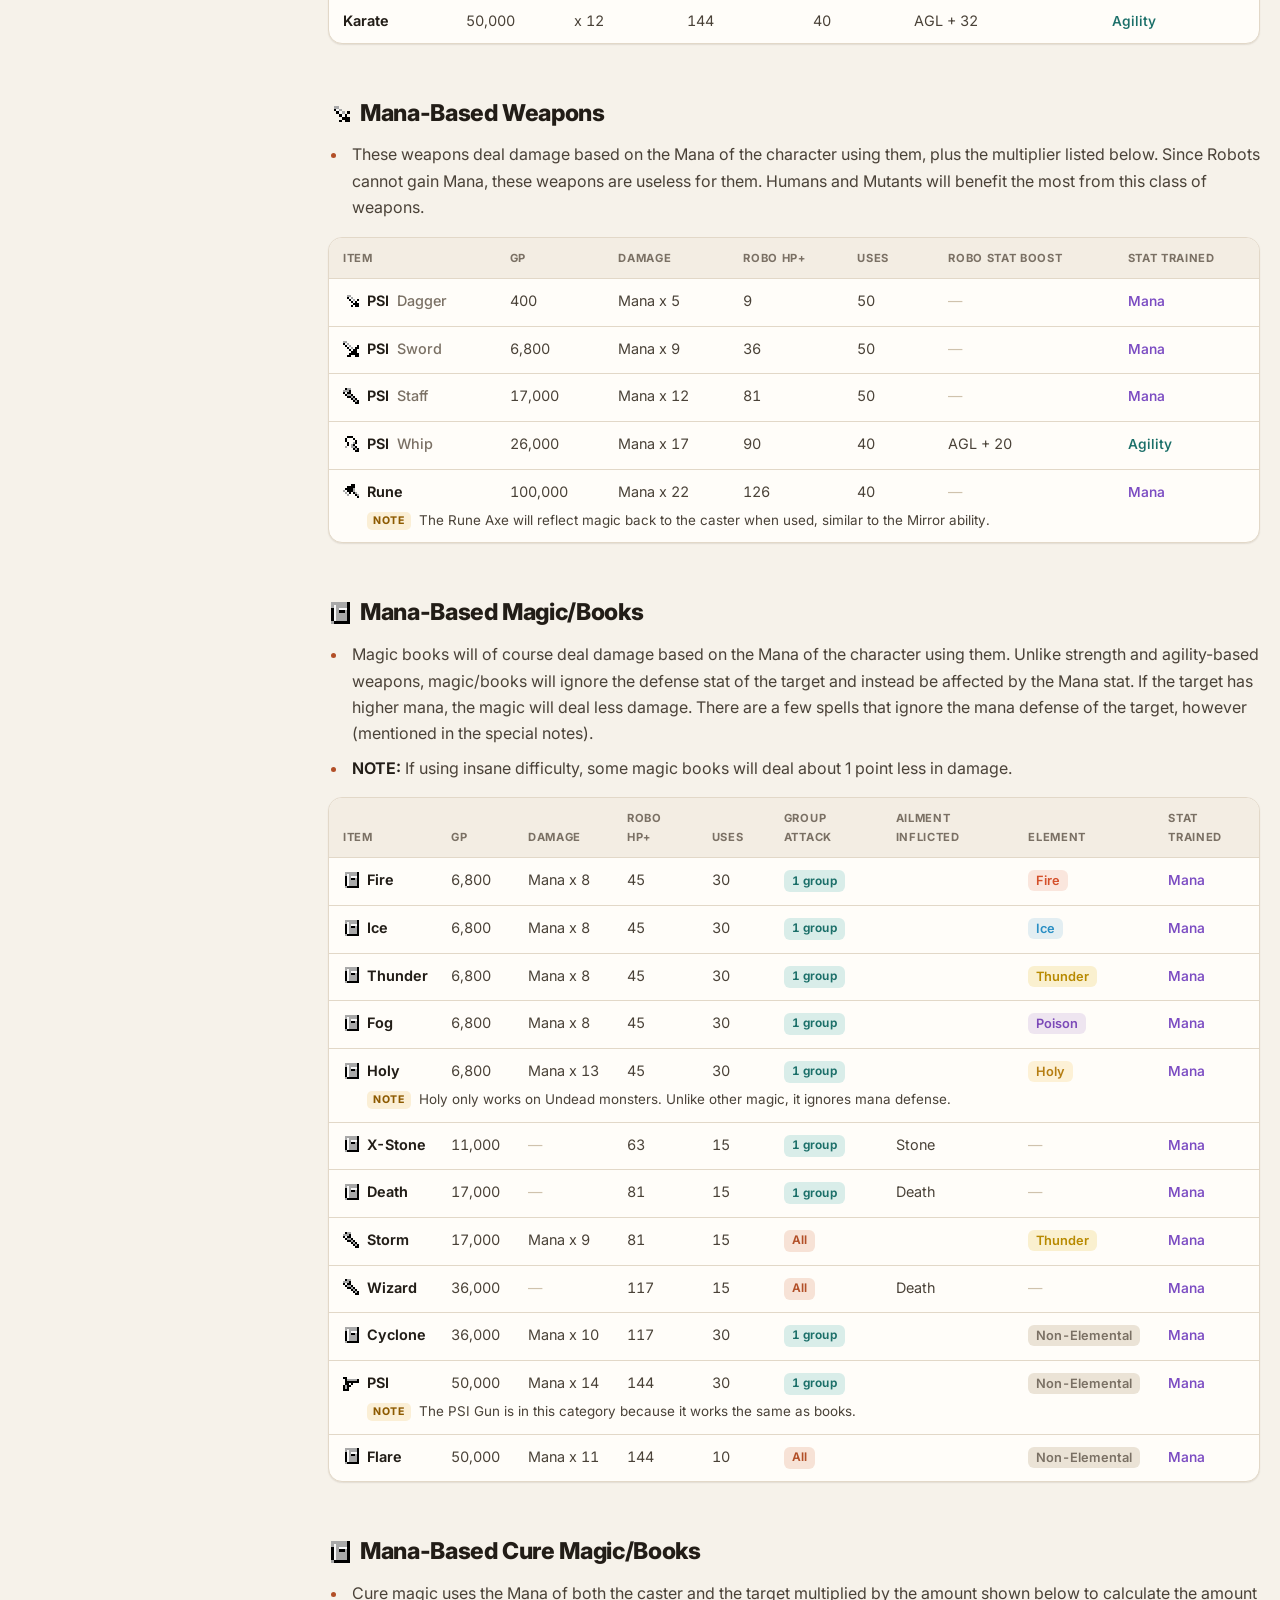
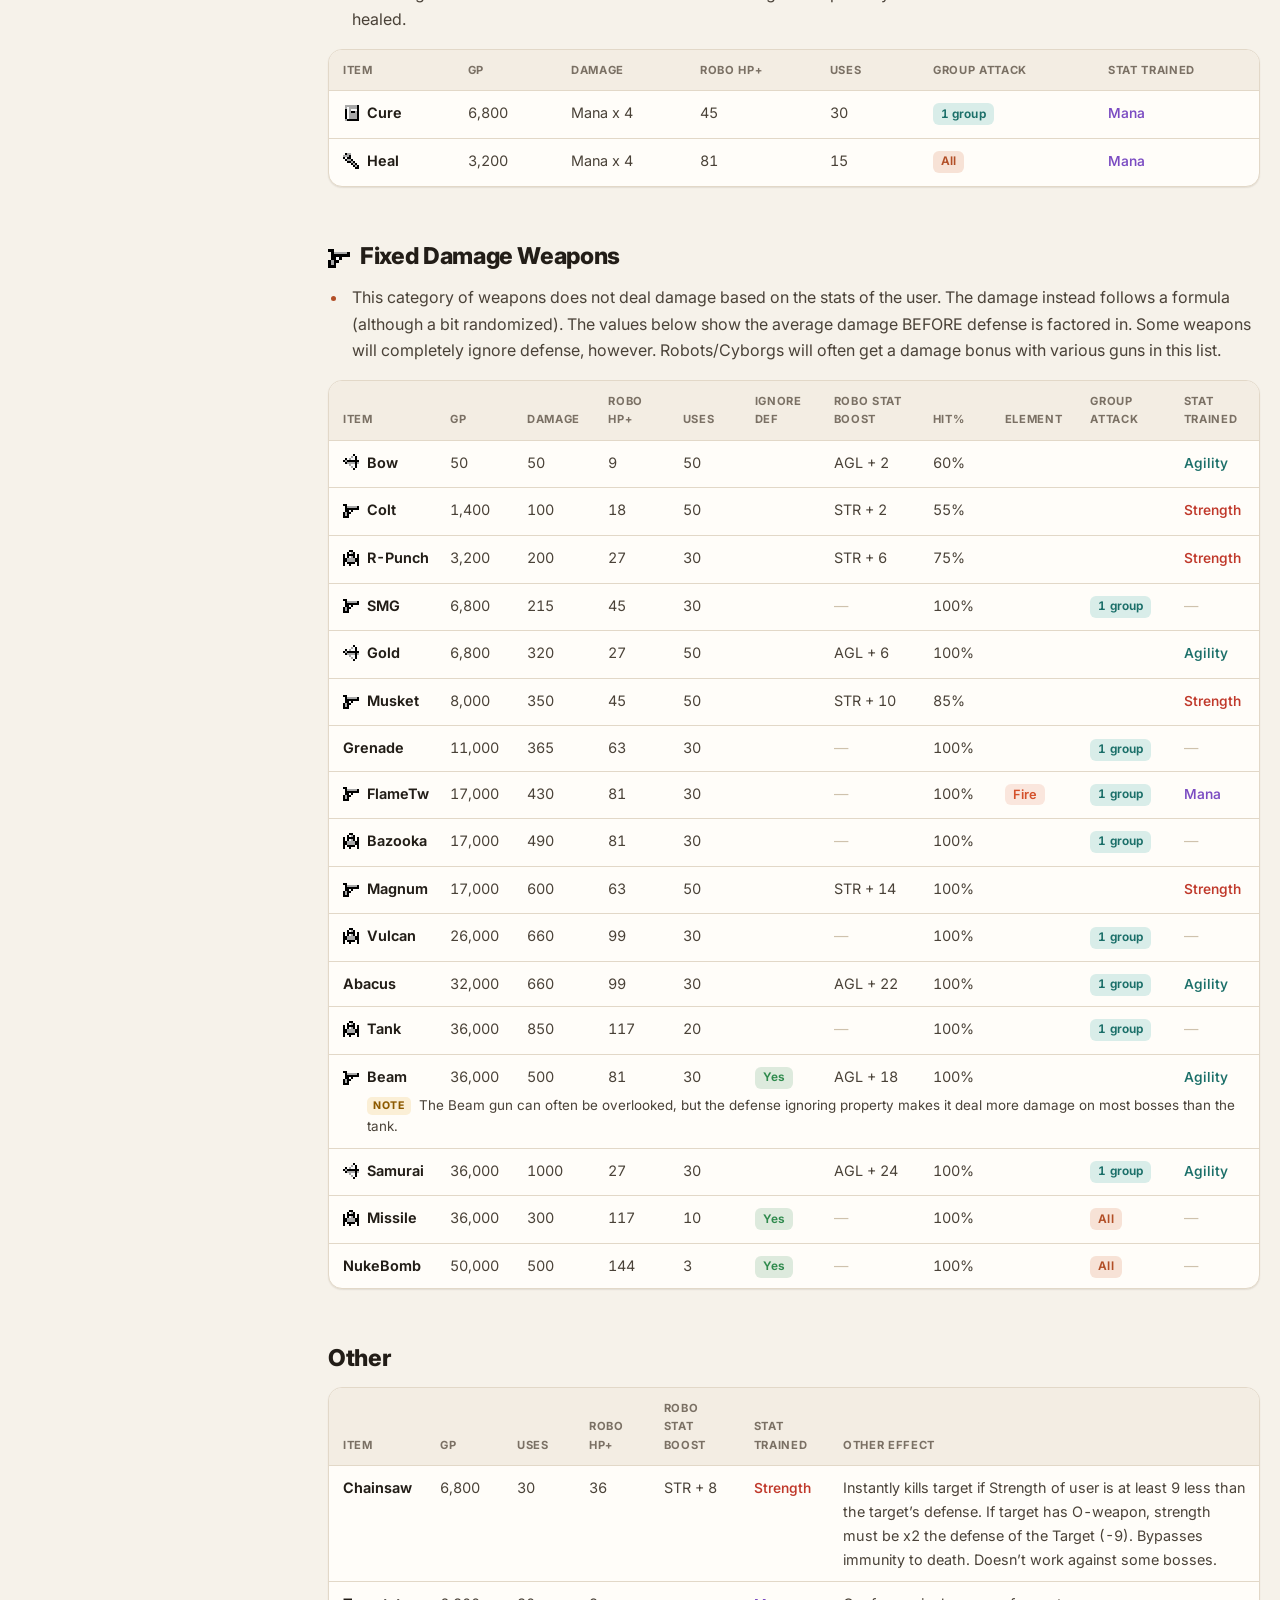
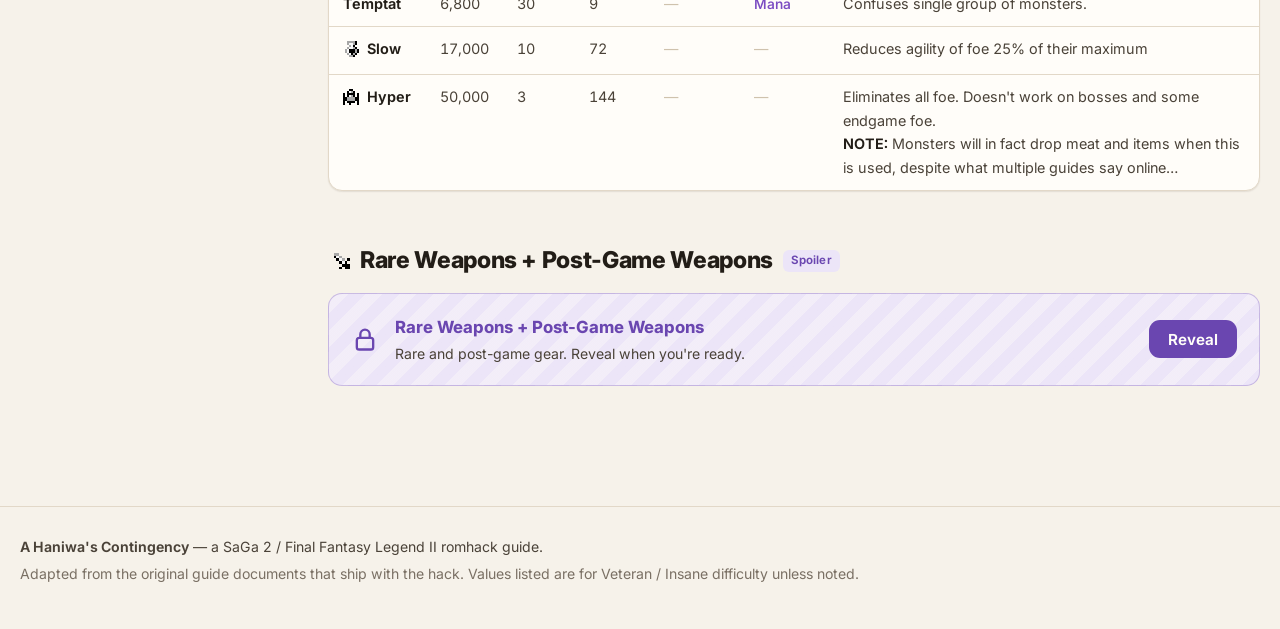
<file: weapons.html>
<!doctype html>
<html lang="en">
<head>
<meta charset="utf-8">
<meta name="viewport" content="width=device-width, initial-scale=1">
<title>Weapons · A Haniwa's Contingency</title>
<meta name="description" content="Strength, agility, mana and fixed-damage weapons, martial arts and magic books.">
<meta name="color-scheme" content="light dark">
<link rel="icon" href="assets/img/sprites/monster.png">
<script>
  (function () {
    var d = document.documentElement;
    try {
      var t = localStorage.getItem('ahc-theme');
      if (t === 'light' || t === 'dark') d.setAttribute('data-theme', t);
      if (localStorage.getItem('ahc-spoilers') === 'shown') d.setAttribute('data-spoilers', 'shown');
    } catch (e) {}
  })();
</script>
<link rel="preconnect" href="https://fonts.googleapis.com">
<link rel="preconnect" href="https://fonts.gstatic.com" crossorigin>
<link rel="stylesheet" href="https://fonts.googleapis.com/css2?family=Inter:wght@400;500;600;700;800&family=Silkscreen&display=swap">
<link rel="stylesheet" href="assets/css/style.css">
</head>
<body class="page-weapons">
<a class="skip-link" href="#main">Skip to content</a>
<header class="topbar">
  <div class="topbar-inner">
    <button type="button" class="icon-btn toc-toggle" data-toc-toggle aria-controls="toc" aria-expanded="false" title="Contents"><svg viewBox="0 0 24 24" aria-hidden="true"><path d="M4 7h16M4 12h16M4 17h16"/></svg><span class="sr-only">Contents</span></button>
    <a class="brand" href="index.html"><img class="sprite" src="assets/img/sprites/monster.png" alt="" width="32" height="32"><span class="brand-text"><span class="brand-kicker">SaGa 2</span><span class="brand-name">Haniwa's Contingency</span></span></a>
    <div class="topbar-actions">
      <button type="button" class="pill-btn" data-spoiler-toggle aria-pressed="false" title="Show or hide all spoilers">
        <span class="when-hidden"><svg viewBox="0 0 24 24" aria-hidden="true"><path d="M3 3l18 18M10.6 5.1A10.8 10.8 0 0 1 12 5c6.4 0 10 7 10 7a17.6 17.6 0 0 1-3.2 4.2M6.6 6.6C3.8 8.4 2 12 2 12s3.6 7 10 7a9.7 9.7 0 0 0 5.4-1.6M9.9 9.9a3 3 0 0 0 4.2 4.2"/></svg></span><span class="when-shown"><svg viewBox="0 0 24 24" aria-hidden="true"><path d="M2 12s3.6-7 10-7 10 7 10 7-3.6 7-10 7S2 12 2 12z"/><circle cx="12" cy="12" r="3"/></svg></span>
        <span class="pill-label">Spoilers <b class="when-hidden">hidden</b><b class="when-shown">shown</b></span>
      </button>
      <button type="button" class="icon-btn" data-theme-toggle title="Toggle light / dark mode">
        <span class="theme-icon theme-icon--moon"><svg viewBox="0 0 24 24" aria-hidden="true"><path d="M20.5 14.5A8.5 8.5 0 0 1 9.5 3.5a8.5 8.5 0 1 0 11 11z"/></svg></span><span class="theme-icon theme-icon--sun"><svg viewBox="0 0 24 24" aria-hidden="true"><circle cx="12" cy="12" r="4"/><path d="M12 2v2M12 20v2M4.9 4.9l1.4 1.4M17.7 17.7l1.4 1.4M2 12h2M20 12h2M4.9 19.1l1.4-1.4M17.7 6.3l1.4-1.4"/></svg></span>
        <span class="sr-only">Toggle light / dark mode</span>
      </button>
    </div>
  </div>
  <nav class="tabs" aria-label="Guides">
    <div class="tabs-inner">
        <a href="walkthrough.html"><img class="glyph" src="assets/img/glyphs/sword.png" alt="" width="16" height="16"><span>Walkthrough</span></a>
        <a href="armor-items.html"><img class="glyph" src="assets/img/glyphs/armor.png" alt="" width="16" height="16"><span>Armor &amp; Items</span></a>
        <a href="weapons.html" aria-current="page"><img class="glyph" src="assets/img/glyphs/dagger.png" alt="" width="16" height="16"><span>Weapons</span></a>
        <a href="abilities.html"><img class="glyph" src="assets/img/glyphs/immune.png" alt="" width="16" height="16"><span>Abilities</span></a>
        <a href="mutant-abilities.html"><img class="glyph" src="assets/img/glyphs/book.png" alt="" width="16" height="16"><span>Mutant Levels</span></a>
        <a href="level-11-monsters.html"><img class="glyph" src="assets/img/glyphs/potion.png" alt="" width="16" height="16"><span>Level 11 Monsters</span></a>
        <a href="magi.html"><img class="glyph" src="assets/img/glyphs/magi.png" alt="" width="16" height="16"><span>MAGI</span></a>
        <a href="drops.html"><img class="glyph" src="assets/img/glyphs/bow.png" alt="" width="16" height="16"><span>Drops</span></a>
    </div>
  </nav>
</header>
<header class="page-head"><div class="page-head-inner"><p class="eyebrow">A Haniwa's Contingency</p><h1>Weapons</h1><p class=lede>Strength, agility, mana and fixed-damage weapons, martial arts and magic books.</p><label class="filter"><svg viewBox="0 0 24 24" aria-hidden="true"><circle cx="11" cy="11" r="7"/><path d="M20 20l-3.5-3.5"/></svg><input type="search" data-filter placeholder="Filter weapons…" autocomplete="off" aria-label="Filter weapons…"><span class="filter-count" data-filter-count></span></label></div></header>
<div class="layout"><aside class="toc" id="toc" aria-label="On this page"><div class="toc-inner"><p class="toc-title">On this page</p><ol class="toc-list toc-list--flat"><li class="toc-l2"><a href="#strength-based-weapons"><img class="glyph" src="assets/img/glyphs/sword.png" alt="" width="16" height="16"><span>Strength-based Weapons</span></a></li><li class="toc-l2"><a href="#agility-based-weapons"><img class="glyph" src="assets/img/glyphs/dagger.png" alt="" width="16" height="16"><span>Agility-based Weapons</span></a></li><li class="toc-l2"><a href="#agility-based-martial-arts"><span class="glyph-space"></span><span>Agility-based Martial Arts</span></a></li><li class="toc-l2"><a href="#mana-based-weapons"><img class="glyph" src="assets/img/glyphs/dagger.png" alt="" width="16" height="16"><span>Mana-Based Weapons</span></a></li><li class="toc-l2"><a href="#mana-based-magic-books"><img class="glyph" src="assets/img/glyphs/book.png" alt="" width="16" height="16"><span>Mana-Based Magic/Books</span></a></li><li class="toc-l2"><a href="#mana-based-cure-magic-books"><img class="glyph" src="assets/img/glyphs/book.png" alt="" width="16" height="16"><span>Mana-Based Cure Magic/Books</span></a></li><li class="toc-l2"><a href="#fixed-damage-weapons"><img class="glyph" src="assets/img/glyphs/gun.png" alt="" width="16" height="16"><span>Fixed Damage Weapons</span></a></li><li class="toc-l2"><a href="#other"><span class="glyph-space"></span><span>Other</span></a></li><li class="toc-l2" data-toc-spoiler><a href="#rare-weapons-post-game-weapons"><img class="glyph" src="assets/img/glyphs/dagger.png" alt="" width="16" height="16"><span>Rare Weapons + Post-Game Weapons</span></a></li></ol></div></aside><main id="main" class="content"><div class="page-note"><ul class="intro-list"><li>The following is a list of all weapons in the game.</li><li><strong>NOTE</strong>: In average difficulty, the attack values are often higher than what is listed here. These values are for veteran and insane difficulties, with a few exceptions.</li><li><strong>NOTE #2:</strong> Post-game inventory is at the very bottom of the document in a “Spoiler” section.</li></ul></div><section class="doc-section ref-section" id="strength-based-weapons"><h2 class="ref-title"><img class="glyph" src="assets/img/glyphs/sword.png" alt="" width="16" height="16"><span>Strength-based Weapons</span></h2><ul class="intro-list"><li>These weapons deal damage based on the STR of the character using it. The damage is multiplied by the value listed below (with a bit of random mixed in) minus the defense of the monster. The character class does not affect the damage dealt by these weapons.</li></ul><div class="table-wrap table-wrap--scroll" data-filter-scope><table class="data-table data-table--scroll cols-9"><caption class="sr-only">Strength-based Weapons</caption><thead><tr><th scope="col">Item</th><th scope="col">GP</th><th scope="col" class="col-wide">Damage</th><th scope="col">Robo HP+</th><th scope="col">Uses</th><th scope="col">Group Attack</th><th scope="col">Robo Stat Boost</th><th scope="col">Element / Strong vs.</th><th scope="col">Stat trained</th></tr></thead><tbody data-filter-group><tr><th scope="row"><span class="item-name">Hammer</span></th><td data-label="GP"><div class="cell">50</div></td><td data-label="Damage" class="col-wide"><div class="cell">STR x 2</div></td><td data-label="Robo HP+"><div class="cell">9</div></td><td data-label="Uses"><div class="cell">50</div></td><td data-label="Group Attack"></td><td data-label="Robo Stat Boost"><div class="cell">STR + 2</div></td><td data-label="Element / Strong vs."></td><td data-label="Stat trained"><div class="cell"><span class="stat stat--strength">Strength</span></div></td></tr></tbody><tbody data-filter-group><tr><th scope="row"><span class="item-name"><img class="glyph" src="assets/img/glyphs/sword.png" alt="" width="16" height="16">Long</span></th><td data-label="GP"><div class="cell">400</div></td><td data-label="Damage" class="col-wide"><div class="cell">STR x 5</div></td><td data-label="Robo HP+"><div class="cell">9</div></td><td data-label="Uses"><div class="cell">50</div></td><td data-label="Group Attack"></td><td data-label="Robo Stat Boost"><div class="cell">STR + 2</div></td><td data-label="Element / Strong vs."></td><td data-label="Stat trained"><div class="cell"><span class="stat stat--strength">Strength</span></div></td></tr></tbody><tbody data-filter-group><tr><th scope="row"><span class="item-name"><img class="glyph" src="assets/img/glyphs/whip.png" alt="" width="16" height="16">Whip</span></th><td data-label="GP"><div class="cell">600</div></td><td data-label="Damage" class="col-wide"><div class="cell">STR x 5</div></td><td data-label="Robo HP+"><div class="cell">18</div></td><td data-label="Uses"><div class="cell">40</div></td><td data-label="Group Attack"></td><td data-label="Robo Stat Boost"><div class="cell">AGL + 4</div></td><td data-label="Element / Strong vs."></td><td data-label="Stat trained"><div class="cell"><span class="stat stat--agility">Agility</span></div></td></tr><tr class="note-row"><td colspan="9"><div class="note-inner"><span class="note-label">Note</span>The Whip will randomly deal extra damage when it “winds” up. Even though the Whip deals damage based on strength, it trains agility.</div></td></tr></tbody><tbody data-filter-group><tr><th scope="row"><span class="item-name"><img class="glyph" src="assets/img/glyphs/axe.png" alt="" width="16" height="16">Axe</span></th><td data-label="GP"><div class="cell">1,400</div></td><td data-label="Damage" class="col-wide"><div class="cell">STR x 7</div></td><td data-label="Robo HP+"><div class="cell">18</div></td><td data-label="Uses"><div class="cell">50</div></td><td data-label="Group Attack"></td><td data-label="Robo Stat Boost"><div class="cell">STR + 4</div></td><td data-label="Element / Strong vs."></td><td data-label="Stat trained"><div class="cell"><span class="stat stat--strength">Strength</span></div></td></tr></tbody><tbody data-filter-group><tr><th scope="row"><span class="item-name"><img class="glyph" src="assets/img/glyphs/sword.png" alt="" width="16" height="16">Battle</span></th><td data-label="GP"><div class="cell">3,200</div></td><td data-label="Damage" class="col-wide"><div class="cell">STR x 9</div></td><td data-label="Robo HP+"><div class="cell">27</div></td><td data-label="Uses"><div class="cell">50</div></td><td data-label="Group Attack"></td><td data-label="Robo Stat Boost"><div class="cell">STR + 6</div></td><td data-label="Element / Strong vs."></td><td data-label="Stat trained"><div class="cell"><span class="stat stat--strength">Strength</span></div></td></tr></tbody><tbody data-filter-group><tr><th scope="row"><span class="item-name"><img class="glyph" src="assets/img/glyphs/sword.png" alt="" width="16" height="16">Katana</span></th><td data-label="GP"><div class="cell">6,800</div></td><td data-label="Damage" class="col-wide"><div class="cell">STR x 12</div></td><td data-label="Robo HP+"><div class="cell">36</div></td><td data-label="Uses"><div class="cell">50</div></td><td data-label="Group Attack"></td><td data-label="Robo Stat Boost"><div class="cell">STR + 8</div></td><td data-label="Element / Strong vs."></td><td data-label="Stat trained"><div class="cell"><span class="stat stat--strength">Strength</span></div></td></tr></tbody><tbody data-filter-group><tr><th scope="row"><span class="item-name"><img class="glyph" src="assets/img/glyphs/whip.png" alt="" width="16" height="16">Blitz</span></th><td data-label="GP"><div class="cell">8,500</div></td><td data-label="Damage" class="col-wide"><div class="cell">STR x 10</div></td><td data-label="Robo HP+"><div class="cell">45</div></td><td data-label="Uses"><div class="cell">40</div></td><td data-label="Group Attack"></td><td data-label="Robo Stat Boost"><div class="cell">AGL + 10</div></td><td data-label="Element / Strong vs."></td><td data-label="Stat trained"><div class="cell"><span class="stat stat--agility">Agility</span></div></td></tr><tr class="note-row"><td colspan="9"><div class="note-inner"><span class="note-label">Note</span>This whip is weaker than the Katana for Humans, but stronger for Robots. It also boosts Agility and randomly deals extra damage when it “winds” up.</div></td></tr></tbody><tbody data-filter-group><tr><th scope="row"><span class="item-name"><img class="glyph" src="assets/img/glyphs/sword.png" alt="" width="16" height="16">Revenge</span></th><td data-label="GP"><div class="cell">11,000</div></td><td data-label="Damage" class="col-wide"><div class="cell">Counter with x2 damage taken + STR x10</div></td><td data-label="Robo HP+"><div class="cell">45</div></td><td data-label="Uses"><div class="cell">40</div></td><td data-label="Group Attack"></td><td data-label="Robo Stat Boost"><div class="cell">STR + 10</div></td><td data-label="Element / Strong vs."></td><td data-label="Stat trained"><div class="cell"><span class="stat stat--strength">Strength</span></div></td></tr></tbody><tbody data-filter-group><tr><th scope="row"><span class="item-name"><img class="glyph" src="assets/img/glyphs/sword.png" alt="" width="16" height="16">Great</span></th><td data-label="GP"><div class="cell">11,000</div></td><td data-label="Damage" class="col-wide"><div class="cell">STR x 14</div></td><td data-label="Robo HP+"><div class="cell">54</div></td><td data-label="Uses"><div class="cell">50</div></td><td data-label="Group Attack"></td><td data-label="Robo Stat Boost"><div class="cell">STR + 12</div></td><td data-label="Element / Strong vs."></td><td data-label="Stat trained"><div class="cell"><span class="stat stat--strength">Strength</span></div></td></tr></tbody><tbody data-filter-group><tr><th scope="row"><span class="item-name"><img class="glyph" src="assets/img/glyphs/sword.png" alt="" width="16" height="16">Flame</span></th><td data-label="GP"><div class="cell">17,000</div></td><td data-label="Damage" class="col-wide"><div class="cell">STR x 15</div></td><td data-label="Robo HP+"><div class="cell">72</div></td><td data-label="Uses"><div class="cell">40</div></td><td data-label="Group Attack"></td><td data-label="Robo Stat Boost"><div class="cell">STR + 16</div></td><td data-label="Element / Strong vs."><div class="cell"><span class="el el--fire">Fire</span></div></td><td data-label="Stat trained"><div class="cell"><span class="stat stat--strength">Strength</span></div></td></tr></tbody><tbody data-filter-group><tr><th scope="row"><span class="item-name"><img class="glyph" src="assets/img/glyphs/sword.png" alt="" width="16" height="16">Ice</span></th><td data-label="GP"><div class="cell">17,000</div></td><td data-label="Damage" class="col-wide"><div class="cell">STR x 15</div></td><td data-label="Robo HP+"><div class="cell">72</div></td><td data-label="Uses"><div class="cell">40</div></td><td data-label="Group Attack"></td><td data-label="Robo Stat Boost"><div class="cell">STR + 16</div></td><td data-label="Element / Strong vs."><div class="cell"><span class="el el--ice">Ice</span></div></td><td data-label="Stat trained"><div class="cell"><span class="stat stat--strength">Strength</span></div></td></tr></tbody><tbody data-filter-group><tr><th scope="row"><span class="item-name"><img class="glyph" src="assets/img/glyphs/axe.png" alt="" width="16" height="16">Thunder</span></th><td data-label="GP"><div class="cell">17,000</div></td><td data-label="Damage" class="col-wide"><div class="cell">STR x 15</div></td><td data-label="Robo HP+"><div class="cell">72</div></td><td data-label="Uses"><div class="cell">40</div></td><td data-label="Group Attack"></td><td data-label="Robo Stat Boost"><div class="cell">STR + 16</div></td><td data-label="Element / Strong vs."><div class="cell"><span class="el el--thunder">Thunder</span></div></td><td data-label="Stat trained"><div class="cell"><span class="stat stat--strength">Strength</span></div></td></tr></tbody><tbody data-filter-group><tr><th scope="row"><span class="item-name"><img class="glyph" src="assets/img/glyphs/sword.png" alt="" width="16" height="16">Nodachi</span></th><td data-label="GP"><div class="cell">26,000</div></td><td data-label="Damage" class="col-wide"><div class="cell">STR x 17</div></td><td data-label="Robo HP+"><div class="cell">90</div></td><td data-label="Uses"><div class="cell">40</div></td><td data-label="Group Attack"></td><td data-label="Robo Stat Boost"><div class="cell">STR + 20</div></td><td data-label="Element / Strong vs."></td><td data-label="Stat trained"><div class="cell"><span class="stat stat--strength">Strength</span></div></td></tr></tbody><tbody data-filter-group><tr><th scope="row"><span class="item-name"><img class="glyph" src="assets/img/glyphs/sword.png" alt="" width="16" height="16">Defend</span></th><td data-label="GP"><div class="cell">36,000</div></td><td data-label="Damage" class="col-wide"><div class="cell">STR x 18</div></td><td data-label="Robo HP+"><div class="cell">117</div></td><td data-label="Uses"><div class="cell">40</div></td><td data-label="Group Attack"></td><td data-label="Robo Stat Boost"><div class="cell">DEF + 26</div></td><td data-label="Element / Strong vs."></td><td data-label="Stat trained"><div class="cell"><span class="stat stat--defense">Defense</span></div></td></tr><tr class="note-row"><td colspan="9"><div class="note-inner"><span class="note-label">Note</span>The Defend Sword offers 70% Evasion when used (80% on Average skill, and 60-65% on Insane/Lunatic skills) It also has the unique trait of training the Defense stat, similar to Shields.</div></td></tr></tbody><tbody data-filter-group><tr><th scope="row"><span class="item-name"><img class="glyph" src="assets/img/glyphs/sword.png" alt="" width="16" height="16">Dragon</span></th><td data-label="GP"><div class="cell">36,000</div></td><td data-label="Damage" class="col-wide"><div class="cell">STR x 19</div></td><td data-label="Robo HP+"><div class="cell">108</div></td><td data-label="Uses"><div class="cell">40</div></td><td data-label="Group Attack"></td><td data-label="Robo Stat Boost"><div class="cell">STR + 24</div></td><td data-label="Element / Strong vs."><div class="cell">Vs. Dragons</div></td><td data-label="Stat trained"><div class="cell"><span class="stat stat--strength">Strength</span></div></td></tr></tbody><tbody data-filter-group><tr><th scope="row"><span class="item-name"><img class="glyph" src="assets/img/glyphs/sword.png" alt="" width="16" height="16">Sun</span></th><td data-label="GP"><div class="cell">50,000</div></td><td data-label="Damage" class="col-wide"><div class="cell">Fixed Damage + STR x 12</div></td><td data-label="Robo HP+"><div class="cell">126</div></td><td data-label="Uses"><div class="cell">40</div></td><td data-label="Group Attack"><div class="cell"><span class="badge badge--1-group">1 group</span></div></td><td data-label="Robo Stat Boost"><div class="cell">STR + 28</div></td><td data-label="Element / Strong vs."></td><td data-label="Stat trained"><div class="cell"><span class="stat stat--strength">Strength</span></div></td></tr><tr class="note-row"><td colspan="9"><div class="note-inner"><span class="note-label">Note</span>The Sun Sword will attack a group of monsters. It no longer does extra damage against the undead.<br>Some of the fixed damage ignores defense, although a bulk of the damage still factors it in.</div></td></tr></tbody><tbody data-filter-group><tr><th scope="row"><span class="item-name"><img class="glyph" src="assets/img/glyphs/sword.png" alt="" width="16" height="16">Muramas</span></th><td data-label="GP"><div class="cell">50,000</div></td><td data-label="Damage" class="col-wide"><div class="cell">STR x 23</div></td><td data-label="Robo HP+"><div class="cell">117</div></td><td data-label="Uses"><div class="cell">40</div></td><td data-label="Group Attack"></td><td data-label="Robo Stat Boost"><div class="cell">STR + 26</div></td><td data-label="Element / Strong vs."></td><td data-label="Stat trained"><div class="cell"><span class="stat stat--strength">Strength</span></div></td></tr><tr class="note-row"><td colspan="9"><div class="note-inner"><span class="note-label">Note</span>The Muramas will deal more damage against Humans. The most powerful sword against single targets with low-moderate defense.</div></td></tr></tbody><tbody data-filter-group><tr><th scope="row"><span class="item-name"><img class="glyph" src="assets/img/glyphs/spear.png" alt="" width="16" height="16">Gungnir</span></th><td data-label="GP"><div class="cell">50,000</div></td><td data-label="Damage" class="col-wide"><div class="cell">High Fixed Damage + STR x 15</div></td><td data-label="Robo HP+"><div class="cell">144</div></td><td data-label="Uses"><div class="cell">30</div></td><td data-label="Group Attack"><div class="cell"><span class="badge badge--1-group">1 group</span></div></td><td data-label="Robo Stat Boost"><div class="cell">STR + 32</div></td><td data-label="Element / Strong vs."></td><td data-label="Stat trained"><div class="cell"><span class="stat stat--strength">Strength</span></div></td></tr><tr class="note-row"><td colspan="9"><div class="note-inner"><span class="note-label">Note</span>The Gungnir will attack a group of monsters. Some of the fixed damage ignores defense, although a bulk of the damage still factors it in.</div></td></tr></tbody><tbody data-filter-group><tr><th scope="row"><span class="item-name"><img class="glyph" src="assets/img/glyphs/sword.png" alt="" width="16" height="16">Xcalibr</span></th><td data-label="GP"><div class="cell">2</div></td><td data-label="Damage" class="col-wide"><div class="cell">High Fixed Damage + STR x 16</div></td><td data-label="Robo HP+"><div class="cell">144</div></td><td data-label="Uses"><div class="cell">Inf.</div></td><td data-label="Group Attack"><div class="cell"><span class="badge badge--1-group">1 group</span></div></td><td data-label="Robo Stat Boost"><div class="cell">STR + 32</div></td><td data-label="Element / Strong vs."></td><td data-label="Stat trained"><div class="cell"><span class="stat stat--strength">Strength</span></div></td></tr><tr class="note-row"><td colspan="9"><div class="note-inner"><span class="note-label">Note</span>The Excalibur will attack a group of monsters. Some of the fixed damage ignores defense, although a bulk of the damage still factors it in.</div></td></tr></tbody><tbody data-filter-group><tr><th scope="row"><span class="item-name"><img class="glyph" src="assets/img/glyphs/sword.png" alt="" width="16" height="16">Glass</span></th><td data-label="GP"><div class="cell">50,000</div></td><td data-label="Damage" class="col-wide"><div class="cell">Fixed 1,250 Damage + STR Bonus</div></td><td data-label="Robo HP+"><div class="cell">144</div></td><td data-label="Uses"><div class="cell">1</div></td><td data-label="Group Attack"></td><td data-label="Robo Stat Boost"><div class="cell">STR + 32</div></td><td data-label="Element / Strong vs."></td><td data-label="Stat trained"><div class="cell"><span class="stat stat--strength">Strength</span></div></td></tr></tbody><tbody data-filter-group><tr><th scope="row"><span class="item-name"><img class="glyph" src="assets/img/glyphs/sword.png" alt="" width="16" height="16">Seven</span></th><td data-label="GP"><div class="cell">2</div></td><td data-label="Damage" class="col-wide"><div class="cell">STR x 12, x 7 Hits</div></td><td data-label="Robo HP+"><div class="cell">144</div></td><td data-label="Uses"><div class="cell">7</div></td><td data-label="Group Attack"></td><td data-label="Robo Stat Boost"><div class="cell"><span class="dash" aria-label="none">—</span></div></td><td data-label="Element / Strong vs."></td><td data-label="Stat trained"><div class="cell"><span class="dash" aria-label="none">—</span></div></td></tr></tbody></table></div></section><section class="doc-section ref-section" id="agility-based-weapons"><h2 class="ref-title"><img class="glyph" src="assets/img/glyphs/dagger.png" alt="" width="16" height="16"><span>Agility-based Weapons</span></h2><ul class="intro-list"><li>These weapons will deal damage based on the AGL of the character (strength means nothing for these weapons). They work the exact same whether the character be a Human, Mutant, or Robot/Cyborg.</li></ul><div class="table-wrap table-wrap--scroll" data-filter-scope><table class="data-table data-table--scroll cols-7"><caption class="sr-only">Agility-based Weapons</caption><thead><tr><th scope="col">Item</th><th scope="col">GP</th><th scope="col">Damage</th><th scope="col">Robo HP+</th><th scope="col">Uses</th><th scope="col">Robo Stat Boost</th><th scope="col">Stat trained</th></tr></thead><tbody data-filter-group><tr><th scope="row"><span class="item-name"><img class="glyph" src="assets/img/glyphs/dagger.png" alt="" width="16" height="16">Rapier</span></th><td data-label="GP"><div class="cell">400</div></td><td data-label="Damage"><div class="cell">AGL x 5</div></td><td data-label="Robo HP+"><div class="cell">9</div></td><td data-label="Uses"><div class="cell">50</div></td><td data-label="Robo Stat Boost"><div class="cell">AGL + 2</div></td><td data-label="Stat trained"><div class="cell"><span class="stat stat--agility">Agility</span></div></td></tr></tbody><tbody data-filter-group><tr><th scope="row"><span class="item-name"><img class="glyph" src="assets/img/glyphs/dagger.png" alt="" width="16" height="16">Sabre</span></th><td data-label="GP"><div class="cell">3,200</div></td><td data-label="Damage"><div class="cell">AGL x 7</div></td><td data-label="Robo HP+"><div class="cell">18</div></td><td data-label="Uses"><div class="cell">50</div></td><td data-label="Robo Stat Boost"><div class="cell">AGL + 4</div></td><td data-label="Stat trained"><div class="cell"><span class="stat stat--agility">Agility</span></div></td></tr></tbody><tbody data-filter-group><tr><th scope="row"><span class="item-name"><img class="glyph" src="assets/img/glyphs/dagger.png" alt="" width="16" height="16">Laser</span></th><td data-label="GP"><div class="cell">11,000</div></td><td data-label="Damage"><div class="cell">AGL x 10</div></td><td data-label="Robo HP+"><div class="cell">63</div></td><td data-label="Uses"><div class="cell">50</div></td><td data-label="Robo Stat Boost"><div class="cell">AGL + 14</div></td><td data-label="Stat trained"><div class="cell"><span class="stat stat--agility">Agility</span></div></td></tr></tbody><tbody data-filter-group><tr><th scope="row"><span class="item-name"><img class="glyph" src="assets/img/glyphs/dagger.png" alt="" width="16" height="16">Jitte</span></th><td data-label="GP"><div class="cell">17,000</div></td><td data-label="Damage"><div class="cell">AGL x 12</div></td><td data-label="Robo HP+"><div class="cell">72</div></td><td data-label="Uses"><div class="cell">50</div></td><td data-label="Robo Stat Boost"><div class="cell">AGL + 16</div></td><td data-label="Stat trained"><div class="cell"><span class="stat stat--agility">Agility</span></div></td></tr><tr class="note-row"><td colspan="7"><div class="note-inner"><span class="note-label">Note</span>The Jitte offers 50% Evasion when used (60% on Average skill, and 40-45% on Insane/Lunatic skills)</div></td></tr></tbody><tbody data-filter-group><tr><th scope="row"><span class="item-name"><img class="glyph" src="assets/img/glyphs/dagger.png" alt="" width="16" height="16">Sai</span></th><td data-label="GP"><div class="cell">26,000</div></td><td data-label="Damage"><div class="cell">AGL x 14</div></td><td data-label="Robo HP+"><div class="cell">99</div></td><td data-label="Uses"><div class="cell">50</div></td><td data-label="Robo Stat Boost"><div class="cell">AGL + 22</div></td><td data-label="Stat trained"><div class="cell"><span class="stat stat--agility">Agility</span></div></td></tr><tr class="note-row"><td colspan="7"><div class="note-inner"><span class="note-label">Note</span>The Sai offers 60% Evasion when used (70% on Average skill, and 50-55% on Insane/Lunatic skills)</div></td></tr></tbody><tbody data-filter-group><tr><th scope="row"><span class="item-name"><img class="glyph" src="assets/img/glyphs/dagger.png" alt="" width="16" height="16">CatClaw</span></th><td data-label="GP"><div class="cell">36,000</div></td><td data-label="Damage"><div class="cell">AGL x 17</div></td><td data-label="Robo HP+"><div class="cell">108</div></td><td data-label="Uses"><div class="cell">50</div></td><td data-label="Robo Stat Boost"><div class="cell">AGL + 24</div></td><td data-label="Stat trained"><div class="cell"><span class="stat stat--agility">Agility</span></div></td></tr></tbody></table></div></section><section class="doc-section ref-section" id="agility-based-martial-arts"><h2 class="ref-title"><span>Agility-based Martial Arts</span></h2><ul class="intro-list"><li>Martial arts get more powerful as the number of uses reduces, plus whatever the multiplier value is listed here (minus the defense of the monster). There is a slight bonus in damage if the characters AGL is higher, but in general AGL doesn't effect the damage as much with Martial Arts as it does with agility-based weapons. Robots/Cyborgs will deal little to no damage with Martial arts (even with high agility), but they will get a nice AGL stat boost by equipping them. If you have a fast Robot/Cyborg, consider agility-based weapons instead for dealing damage.</li></ul><div class="table-wrap table-wrap--scroll" data-filter-scope><table class="data-table data-table--scroll cols-7"><caption class="sr-only">Agility-based Martial Arts</caption><thead><tr><th scope="col">Item</th><th scope="col">GP</th><th scope="col">Damage</th><th scope="col">Robo HP+</th><th scope="col">Uses</th><th scope="col">Robo Stat Boost</th><th scope="col">Stat trained</th></tr></thead><tbody data-filter-group><tr><th scope="row"><span class="item-name">Punch</span></th><td data-label="GP"><div class="cell">50</div></td><td data-label="Damage"><div class="cell">x 2</div></td><td data-label="Robo HP+"><div class="cell">9</div></td><td data-label="Uses"><div class="cell">80</div></td><td data-label="Robo Stat Boost"><div class="cell">AGL + 2</div></td><td data-label="Stat trained"><div class="cell"><span class="stat stat--agility">Agility</span></div></td></tr></tbody><tbody data-filter-group><tr><th scope="row"><span class="item-name">Kick</span></th><td data-label="GP"><div class="cell">1,400</div></td><td data-label="Damage"><div class="cell">x 3</div></td><td data-label="Robo HP+"><div class="cell">27</div></td><td data-label="Uses"><div class="cell">70</div></td><td data-label="Robo Stat Boost"><div class="cell">AGL + 6</div></td><td data-label="Stat trained"><div class="cell"><span class="stat stat--agility">Agility</span></div></td></tr></tbody><tbody data-filter-group><tr><th scope="row"><span class="item-name">Headbut</span></th><td data-label="GP"><div class="cell">11,000</div></td><td data-label="Damage"><div class="cell">x 5</div></td><td data-label="Robo HP+"><div class="cell">45</div></td><td data-label="Uses"><div class="cell">60</div></td><td data-label="Robo Stat Boost"><div class="cell">AGL + 10</div></td><td data-label="Stat trained"><div class="cell"><span class="stat stat--agility">Agility</span></div></td></tr></tbody><tbody data-filter-group><tr><th scope="row"><span class="item-name">X-Kick</span></th><td data-label="GP"><div class="cell">17,000</div></td><td data-label="Damage"><div class="cell">x 7</div></td><td data-label="Robo HP+"><div class="cell">72</div></td><td data-label="Uses"><div class="cell">50</div></td><td data-label="Robo Stat Boost"><div class="cell">AGL + 16</div></td><td data-label="Stat trained"><div class="cell"><span class="stat stat--agility">Agility</span></div></td></tr></tbody><tbody data-filter-group><tr><th scope="row"><span class="item-name">Judo</span></th><td data-label="GP"><div class="cell">36,000</div></td><td data-label="Damage"><div class="cell">x 9</div></td><td data-label="Robo HP+"><div class="cell">117</div></td><td data-label="Uses"><div class="cell">50</div></td><td data-label="Robo Stat Boost"><div class="cell">AGL + 26</div></td><td data-label="Stat trained"><div class="cell"><span class="stat stat--agility">Agility</span></div></td></tr></tbody><tbody data-filter-group><tr><th scope="row"><span class="item-name">Karate</span></th><td data-label="GP"><div class="cell">50,000</div></td><td data-label="Damage"><div class="cell">x 12</div></td><td data-label="Robo HP+"><div class="cell">144</div></td><td data-label="Uses"><div class="cell">40</div></td><td data-label="Robo Stat Boost"><div class="cell">AGL + 32</div></td><td data-label="Stat trained"><div class="cell"><span class="stat stat--agility">Agility</span></div></td></tr></tbody></table></div></section><section class="doc-section ref-section" id="mana-based-weapons"><h2 class="ref-title"><img class="glyph" src="assets/img/glyphs/dagger.png" alt="" width="16" height="16"><span>Mana-Based Weapons</span></h2><ul class="intro-list"><li>These weapons deal damage based on the Mana of the character using them, plus the multiplier listed below. Since Robots cannot gain Mana, these weapons are useless for them. Humans and Mutants will benefit the most from this class of weapons.</li></ul><div class="table-wrap table-wrap--scroll" data-filter-scope><table class="data-table data-table--scroll cols-7"><caption class="sr-only">Mana-Based Weapons</caption><thead><tr><th scope="col">Item</th><th scope="col">GP</th><th scope="col">Damage</th><th scope="col">Robo HP+</th><th scope="col">Uses</th><th scope="col">Robo Stat Boost</th><th scope="col">Stat trained</th></tr></thead><tbody data-filter-group><tr><th scope="row"><span class="item-name"><img class="glyph" src="assets/img/glyphs/dagger.png" alt="" width="16" height="16">PSI <span class="item-kind">Dagger</span></span></th><td data-label="GP"><div class="cell">400</div></td><td data-label="Damage"><div class="cell">Mana x 5</div></td><td data-label="Robo HP+"><div class="cell">9</div></td><td data-label="Uses"><div class="cell">50</div></td><td data-label="Robo Stat Boost"><div class="cell"><span class="dash" aria-label="none">—</span></div></td><td data-label="Stat trained"><div class="cell"><span class="stat stat--mana">Mana</span></div></td></tr></tbody><tbody data-filter-group><tr><th scope="row"><span class="item-name"><img class="glyph" src="assets/img/glyphs/sword.png" alt="" width="16" height="16">PSI <span class="item-kind">Sword</span></span></th><td data-label="GP"><div class="cell">6,800</div></td><td data-label="Damage"><div class="cell">Mana x 9</div></td><td data-label="Robo HP+"><div class="cell">36</div></td><td data-label="Uses"><div class="cell">50</div></td><td data-label="Robo Stat Boost"><div class="cell"><span class="dash" aria-label="none">—</span></div></td><td data-label="Stat trained"><div class="cell"><span class="stat stat--mana">Mana</span></div></td></tr></tbody><tbody data-filter-group><tr><th scope="row"><span class="item-name"><img class="glyph" src="assets/img/glyphs/staff.png" alt="" width="16" height="16">PSI <span class="item-kind">Staff</span></span></th><td data-label="GP"><div class="cell">17,000</div></td><td data-label="Damage"><div class="cell">Mana x 12</div></td><td data-label="Robo HP+"><div class="cell">81</div></td><td data-label="Uses"><div class="cell">50</div></td><td data-label="Robo Stat Boost"><div class="cell"><span class="dash" aria-label="none">—</span></div></td><td data-label="Stat trained"><div class="cell"><span class="stat stat--mana">Mana</span></div></td></tr></tbody><tbody data-filter-group><tr><th scope="row"><span class="item-name"><img class="glyph" src="assets/img/glyphs/whip.png" alt="" width="16" height="16">PSI <span class="item-kind">Whip</span></span></th><td data-label="GP"><div class="cell">26,000</div></td><td data-label="Damage"><div class="cell">Mana x 17</div></td><td data-label="Robo HP+"><div class="cell">90</div></td><td data-label="Uses"><div class="cell">40</div></td><td data-label="Robo Stat Boost"><div class="cell">AGL + 20</div></td><td data-label="Stat trained"><div class="cell"><span class="stat stat--agility">Agility</span></div></td></tr></tbody><tbody data-filter-group><tr><th scope="row"><span class="item-name"><img class="glyph" src="assets/img/glyphs/axe.png" alt="" width="16" height="16">Rune</span></th><td data-label="GP"><div class="cell">100,000</div></td><td data-label="Damage"><div class="cell">Mana x 22</div></td><td data-label="Robo HP+"><div class="cell">126</div></td><td data-label="Uses"><div class="cell">40</div></td><td data-label="Robo Stat Boost"><div class="cell"><span class="dash" aria-label="none">—</span></div></td><td data-label="Stat trained"><div class="cell"><span class="stat stat--mana">Mana</span></div></td></tr><tr class="note-row"><td colspan="7"><div class="note-inner"><span class="note-label">Note</span>The Rune Axe will reflect magic back to the caster when used, similar to the Mirror ability.</div></td></tr></tbody></table></div></section><section class="doc-section ref-section" id="mana-based-magic-books"><h2 class="ref-title"><img class="glyph" src="assets/img/glyphs/book.png" alt="" width="16" height="16"><span>Mana-Based Magic/Books</span></h2><ul class="intro-list"><li>Magic books will of course deal damage based on the Mana of the character using them. Unlike strength and agility-based weapons, magic/books will ignore the defense stat of the target and instead be affected by the Mana stat. If the target has higher mana, the magic will deal less damage. There are a few spells that ignore the mana defense of the target, however (mentioned in the special notes).</li><li><strong>NOTE:</strong> If using insane difficulty, some magic books will deal about 1 point less in damage.</li></ul><div class="table-wrap table-wrap--scroll" data-filter-scope><table class="data-table data-table--scroll cols-9"><caption class="sr-only">Mana-Based Magic/Books</caption><thead><tr><th scope="col">Item</th><th scope="col">GP</th><th scope="col">Damage</th><th scope="col">Robo HP+</th><th scope="col">Uses</th><th scope="col">Group Attack</th><th scope="col">Ailment Inflicted</th><th scope="col">Element</th><th scope="col">Stat trained</th></tr></thead><tbody data-filter-group><tr><th scope="row"><span class="item-name"><img class="glyph" src="assets/img/glyphs/book.png" alt="" width="16" height="16">Fire</span></th><td data-label="GP"><div class="cell">6,800</div></td><td data-label="Damage"><div class="cell">Mana x 8</div></td><td data-label="Robo HP+"><div class="cell">45</div></td><td data-label="Uses"><div class="cell">30</div></td><td data-label="Group Attack"><div class="cell"><span class="badge badge--1-group">1 group</span></div></td><td data-label="Ailment Inflicted"></td><td data-label="Element"><div class="cell"><span class="el el--fire">Fire</span></div></td><td data-label="Stat trained"><div class="cell"><span class="stat stat--mana">Mana</span></div></td></tr></tbody><tbody data-filter-group><tr><th scope="row"><span class="item-name"><img class="glyph" src="assets/img/glyphs/book.png" alt="" width="16" height="16">Ice</span></th><td data-label="GP"><div class="cell">6,800</div></td><td data-label="Damage"><div class="cell">Mana x 8</div></td><td data-label="Robo HP+"><div class="cell">45</div></td><td data-label="Uses"><div class="cell">30</div></td><td data-label="Group Attack"><div class="cell"><span class="badge badge--1-group">1 group</span></div></td><td data-label="Ailment Inflicted"></td><td data-label="Element"><div class="cell"><span class="el el--ice">Ice</span></div></td><td data-label="Stat trained"><div class="cell"><span class="stat stat--mana">Mana</span></div></td></tr></tbody><tbody data-filter-group><tr><th scope="row"><span class="item-name"><img class="glyph" src="assets/img/glyphs/book.png" alt="" width="16" height="16">Thunder</span></th><td data-label="GP"><div class="cell">6,800</div></td><td data-label="Damage"><div class="cell">Mana x 8</div></td><td data-label="Robo HP+"><div class="cell">45</div></td><td data-label="Uses"><div class="cell">30</div></td><td data-label="Group Attack"><div class="cell"><span class="badge badge--1-group">1 group</span></div></td><td data-label="Ailment Inflicted"></td><td data-label="Element"><div class="cell"><span class="el el--thunder">Thunder</span></div></td><td data-label="Stat trained"><div class="cell"><span class="stat stat--mana">Mana</span></div></td></tr></tbody><tbody data-filter-group><tr><th scope="row"><span class="item-name"><img class="glyph" src="assets/img/glyphs/book.png" alt="" width="16" height="16">Fog</span></th><td data-label="GP"><div class="cell">6,800</div></td><td data-label="Damage"><div class="cell">Mana x 8</div></td><td data-label="Robo HP+"><div class="cell">45</div></td><td data-label="Uses"><div class="cell">30</div></td><td data-label="Group Attack"><div class="cell"><span class="badge badge--1-group">1 group</span></div></td><td data-label="Ailment Inflicted"></td><td data-label="Element"><div class="cell"><span class="el el--poison">Poison</span></div></td><td data-label="Stat trained"><div class="cell"><span class="stat stat--mana">Mana</span></div></td></tr></tbody><tbody data-filter-group><tr><th scope="row"><span class="item-name"><img class="glyph" src="assets/img/glyphs/book.png" alt="" width="16" height="16">Holy</span></th><td data-label="GP"><div class="cell">6,800</div></td><td data-label="Damage"><div class="cell">Mana x 13</div></td><td data-label="Robo HP+"><div class="cell">45</div></td><td data-label="Uses"><div class="cell">30</div></td><td data-label="Group Attack"><div class="cell"><span class="badge badge--1-group">1 group</span></div></td><td data-label="Ailment Inflicted"></td><td data-label="Element"><div class="cell"><span class="el el--holy">Holy</span></div></td><td data-label="Stat trained"><div class="cell"><span class="stat stat--mana">Mana</span></div></td></tr><tr class="note-row"><td colspan="9"><div class="note-inner"><span class="note-label">Note</span>Holy only works on Undead monsters. Unlike other magic, it ignores mana defense.</div></td></tr></tbody><tbody data-filter-group><tr><th scope="row"><span class="item-name"><img class="glyph" src="assets/img/glyphs/book.png" alt="" width="16" height="16">X-Stone</span></th><td data-label="GP"><div class="cell">11,000</div></td><td data-label="Damage"><div class="cell"><span class="dash" aria-label="none">—</span></div></td><td data-label="Robo HP+"><div class="cell">63</div></td><td data-label="Uses"><div class="cell">15</div></td><td data-label="Group Attack"><div class="cell"><span class="badge badge--1-group">1 group</span></div></td><td data-label="Ailment Inflicted"><div class="cell">Stone</div></td><td data-label="Element"><div class="cell"><span class="dash" aria-label="none">—</span></div></td><td data-label="Stat trained"><div class="cell"><span class="stat stat--mana">Mana</span></div></td></tr></tbody><tbody data-filter-group><tr><th scope="row"><span class="item-name"><img class="glyph" src="assets/img/glyphs/book.png" alt="" width="16" height="16">Death</span></th><td data-label="GP"><div class="cell">17,000</div></td><td data-label="Damage"><div class="cell"><span class="dash" aria-label="none">—</span></div></td><td data-label="Robo HP+"><div class="cell">81</div></td><td data-label="Uses"><div class="cell">15</div></td><td data-label="Group Attack"><div class="cell"><span class="badge badge--1-group">1 group</span></div></td><td data-label="Ailment Inflicted"><div class="cell">Death</div></td><td data-label="Element"><div class="cell"><span class="dash" aria-label="none">—</span></div></td><td data-label="Stat trained"><div class="cell"><span class="stat stat--mana">Mana</span></div></td></tr></tbody><tbody data-filter-group><tr><th scope="row"><span class="item-name"><img class="glyph" src="assets/img/glyphs/staff.png" alt="" width="16" height="16">Storm</span></th><td data-label="GP"><div class="cell">17,000</div></td><td data-label="Damage"><div class="cell">Mana x 9</div></td><td data-label="Robo HP+"><div class="cell">81</div></td><td data-label="Uses"><div class="cell">15</div></td><td data-label="Group Attack"><div class="cell"><span class="badge badge--all">All</span></div></td><td data-label="Ailment Inflicted"></td><td data-label="Element"><div class="cell"><span class="el el--thunder">Thunder</span></div></td><td data-label="Stat trained"><div class="cell"><span class="stat stat--mana">Mana</span></div></td></tr></tbody><tbody data-filter-group><tr><th scope="row"><span class="item-name"><img class="glyph" src="assets/img/glyphs/staff.png" alt="" width="16" height="16">Wizard</span></th><td data-label="GP"><div class="cell">36,000</div></td><td data-label="Damage"><div class="cell"><span class="dash" aria-label="none">—</span></div></td><td data-label="Robo HP+"><div class="cell">117</div></td><td data-label="Uses"><div class="cell">15</div></td><td data-label="Group Attack"><div class="cell"><span class="badge badge--all">All</span></div></td><td data-label="Ailment Inflicted"><div class="cell">Death</div></td><td data-label="Element"><div class="cell"><span class="dash" aria-label="none">—</span></div></td><td data-label="Stat trained"><div class="cell"><span class="stat stat--mana">Mana</span></div></td></tr></tbody><tbody data-filter-group><tr><th scope="row"><span class="item-name"><img class="glyph" src="assets/img/glyphs/book.png" alt="" width="16" height="16">Cyclone</span></th><td data-label="GP"><div class="cell">36,000</div></td><td data-label="Damage"><div class="cell">Mana x 10</div></td><td data-label="Robo HP+"><div class="cell">117</div></td><td data-label="Uses"><div class="cell">30</div></td><td data-label="Group Attack"><div class="cell"><span class="badge badge--1-group">1 group</span></div></td><td data-label="Ailment Inflicted"></td><td data-label="Element"><div class="cell"><span class="el el--non-elemental">Non-Elemental</span></div></td><td data-label="Stat trained"><div class="cell"><span class="stat stat--mana">Mana</span></div></td></tr></tbody><tbody data-filter-group><tr><th scope="row"><span class="item-name"><img class="glyph" src="assets/img/glyphs/gun.png" alt="" width="16" height="16">PSI</span></th><td data-label="GP"><div class="cell">50,000</div></td><td data-label="Damage"><div class="cell">Mana x 14</div></td><td data-label="Robo HP+"><div class="cell">144</div></td><td data-label="Uses"><div class="cell">30</div></td><td data-label="Group Attack"><div class="cell"><span class="badge badge--1-group">1 group</span></div></td><td data-label="Ailment Inflicted"></td><td data-label="Element"><div class="cell"><span class="el el--non-elemental">Non-Elemental</span></div></td><td data-label="Stat trained"><div class="cell"><span class="stat stat--mana">Mana</span></div></td></tr><tr class="note-row"><td colspan="9"><div class="note-inner"><span class="note-label">Note</span>The PSI Gun is in this category because it works the same as books.</div></td></tr></tbody><tbody data-filter-group><tr><th scope="row"><span class="item-name"><img class="glyph" src="assets/img/glyphs/book.png" alt="" width="16" height="16">Flare</span></th><td data-label="GP"><div class="cell">50,000</div></td><td data-label="Damage"><div class="cell">Mana x 11</div></td><td data-label="Robo HP+"><div class="cell">144</div></td><td data-label="Uses"><div class="cell">10</div></td><td data-label="Group Attack"><div class="cell"><span class="badge badge--all">All</span></div></td><td data-label="Ailment Inflicted"></td><td data-label="Element"><div class="cell"><span class="el el--non-elemental">Non-Elemental</span></div></td><td data-label="Stat trained"><div class="cell"><span class="stat stat--mana">Mana</span></div></td></tr></tbody></table></div></section><section class="doc-section ref-section" id="mana-based-cure-magic-books"><h2 class="ref-title"><img class="glyph" src="assets/img/glyphs/book.png" alt="" width="16" height="16"><span>Mana-Based Cure Magic/Books</span></h2><ul class="intro-list"><li>Cure magic uses the Mana of both the caster and the target multiplied by the amount shown below to calculate the amount healed.</li></ul><div class="table-wrap table-wrap--scroll" data-filter-scope><table class="data-table data-table--scroll cols-7"><caption class="sr-only">Mana-Based Cure Magic/Books</caption><thead><tr><th scope="col">Item</th><th scope="col">GP</th><th scope="col">Damage</th><th scope="col">Robo HP+</th><th scope="col">Uses</th><th scope="col">Group Attack</th><th scope="col">Stat trained</th></tr></thead><tbody data-filter-group><tr><th scope="row"><span class="item-name"><img class="glyph" src="assets/img/glyphs/book.png" alt="" width="16" height="16">Cure</span></th><td data-label="GP"><div class="cell">6,800</div></td><td data-label="Damage"><div class="cell">Mana x 4</div></td><td data-label="Robo HP+"><div class="cell">45</div></td><td data-label="Uses"><div class="cell">30</div></td><td data-label="Group Attack"><div class="cell"><span class="badge badge--1-group">1 group</span></div></td><td data-label="Stat trained"><div class="cell"><span class="stat stat--mana">Mana</span></div></td></tr></tbody><tbody data-filter-group><tr><th scope="row"><span class="item-name"><img class="glyph" src="assets/img/glyphs/staff.png" alt="" width="16" height="16">Heal</span></th><td data-label="GP"><div class="cell">3,200</div></td><td data-label="Damage"><div class="cell">Mana x 4</div></td><td data-label="Robo HP+"><div class="cell">81</div></td><td data-label="Uses"><div class="cell">15</div></td><td data-label="Group Attack"><div class="cell"><span class="badge badge--all">All</span></div></td><td data-label="Stat trained"><div class="cell"><span class="stat stat--mana">Mana</span></div></td></tr></tbody></table></div></section><section class="doc-section ref-section" id="fixed-damage-weapons"><h2 class="ref-title"><img class="glyph" src="assets/img/glyphs/gun.png" alt="" width="16" height="16"><span>Fixed Damage Weapons</span></h2><ul class="intro-list"><li>This category of weapons does not deal damage based on the stats of the user. The damage instead follows a formula (although a bit randomized). The values below show the average damage BEFORE defense is factored in. Some weapons will completely ignore defense, however. Robots/Cyborgs will often get a damage bonus with various guns in this list.</li></ul><div class="table-wrap table-wrap--scroll" data-filter-scope><table class="data-table data-table--scroll cols-11"><caption class="sr-only">Fixed Damage Weapons</caption><thead><tr><th scope="col">Item</th><th scope="col">GP</th><th scope="col">Damage</th><th scope="col">Robo HP+</th><th scope="col">Uses</th><th scope="col">Ignore Def</th><th scope="col">Robo Stat Boost</th><th scope="col">Hit%</th><th scope="col">Element</th><th scope="col">Group Attack</th><th scope="col">Stat Trained</th></tr></thead><tbody data-filter-group><tr><th scope="row"><span class="item-name"><img class="glyph" src="assets/img/glyphs/bow.png" alt="" width="16" height="16">Bow</span></th><td data-label="GP"><div class="cell">50</div></td><td data-label="Damage"><div class="cell">50</div></td><td data-label="Robo HP+"><div class="cell">9</div></td><td data-label="Uses"><div class="cell">50</div></td><td data-label="Ignore Def"></td><td data-label="Robo Stat Boost"><div class="cell">AGL + 2</div></td><td data-label="Hit%"><div class="cell">60%</div></td><td data-label="Element"></td><td data-label="Group Attack"></td><td data-label="Stat Trained"><div class="cell"><span class="stat stat--agility">Agility</span></div></td></tr></tbody><tbody data-filter-group><tr><th scope="row"><span class="item-name"><img class="glyph" src="assets/img/glyphs/gun.png" alt="" width="16" height="16">Colt</span></th><td data-label="GP"><div class="cell">1,400</div></td><td data-label="Damage"><div class="cell">100</div></td><td data-label="Robo HP+"><div class="cell">18</div></td><td data-label="Uses"><div class="cell">50</div></td><td data-label="Ignore Def"></td><td data-label="Robo Stat Boost"><div class="cell">STR + 2</div></td><td data-label="Hit%"><div class="cell">55%</div></td><td data-label="Element"></td><td data-label="Group Attack"></td><td data-label="Stat Trained"><div class="cell"><span class="stat stat--strength">Strength</span></div></td></tr></tbody><tbody data-filter-group><tr><th scope="row"><span class="item-name"><img class="glyph" src="assets/img/glyphs/launcher.png" alt="" width="16" height="16">R-Punch</span></th><td data-label="GP"><div class="cell">3,200</div></td><td data-label="Damage"><div class="cell">200</div></td><td data-label="Robo HP+"><div class="cell">27</div></td><td data-label="Uses"><div class="cell">30</div></td><td data-label="Ignore Def"></td><td data-label="Robo Stat Boost"><div class="cell">STR + 6</div></td><td data-label="Hit%"><div class="cell">75%</div></td><td data-label="Element"></td><td data-label="Group Attack"></td><td data-label="Stat Trained"><div class="cell"><span class="stat stat--strength">Strength</span></div></td></tr></tbody><tbody data-filter-group><tr><th scope="row"><span class="item-name"><img class="glyph" src="assets/img/glyphs/gun.png" alt="" width="16" height="16">SMG</span></th><td data-label="GP"><div class="cell">6,800</div></td><td data-label="Damage"><div class="cell">215</div></td><td data-label="Robo HP+"><div class="cell">45</div></td><td data-label="Uses"><div class="cell">30</div></td><td data-label="Ignore Def"></td><td data-label="Robo Stat Boost"><div class="cell"><span class="dash" aria-label="none">—</span></div></td><td data-label="Hit%"><div class="cell">100%</div></td><td data-label="Element"></td><td data-label="Group Attack"><div class="cell"><span class="badge badge--1-group">1 group</span></div></td><td data-label="Stat Trained"><div class="cell"><span class="dash" aria-label="none">—</span></div></td></tr></tbody><tbody data-filter-group><tr><th scope="row"><span class="item-name"><img class="glyph" src="assets/img/glyphs/bow.png" alt="" width="16" height="16">Gold</span></th><td data-label="GP"><div class="cell">6,800</div></td><td data-label="Damage"><div class="cell">320</div></td><td data-label="Robo HP+"><div class="cell">27</div></td><td data-label="Uses"><div class="cell">50</div></td><td data-label="Ignore Def"></td><td data-label="Robo Stat Boost"><div class="cell">AGL + 6</div></td><td data-label="Hit%"><div class="cell">100%</div></td><td data-label="Element"></td><td data-label="Group Attack"></td><td data-label="Stat Trained"><div class="cell"><span class="stat stat--agility">Agility</span></div></td></tr></tbody><tbody data-filter-group><tr><th scope="row"><span class="item-name"><img class="glyph" src="assets/img/glyphs/gun.png" alt="" width="16" height="16">Musket</span></th><td data-label="GP"><div class="cell">8,000</div></td><td data-label="Damage"><div class="cell">350</div></td><td data-label="Robo HP+"><div class="cell">45</div></td><td data-label="Uses"><div class="cell">50</div></td><td data-label="Ignore Def"></td><td data-label="Robo Stat Boost"><div class="cell">STR + 10</div></td><td data-label="Hit%"><div class="cell">85%</div></td><td data-label="Element"></td><td data-label="Group Attack"></td><td data-label="Stat Trained"><div class="cell"><span class="stat stat--strength">Strength</span></div></td></tr></tbody><tbody data-filter-group><tr><th scope="row"><span class="item-name">Grenade</span></th><td data-label="GP"><div class="cell">11,000</div></td><td data-label="Damage"><div class="cell">365</div></td><td data-label="Robo HP+"><div class="cell">63</div></td><td data-label="Uses"><div class="cell">30</div></td><td data-label="Ignore Def"></td><td data-label="Robo Stat Boost"><div class="cell"><span class="dash" aria-label="none">—</span></div></td><td data-label="Hit%"><div class="cell">100%</div></td><td data-label="Element"></td><td data-label="Group Attack"><div class="cell"><span class="badge badge--1-group">1 group</span></div></td><td data-label="Stat Trained"><div class="cell"><span class="dash" aria-label="none">—</span></div></td></tr></tbody><tbody data-filter-group><tr><th scope="row"><span class="item-name"><img class="glyph" src="assets/img/glyphs/gun.png" alt="" width="16" height="16">FlameTw</span></th><td data-label="GP"><div class="cell">17,000</div></td><td data-label="Damage"><div class="cell">430</div></td><td data-label="Robo HP+"><div class="cell">81</div></td><td data-label="Uses"><div class="cell">30</div></td><td data-label="Ignore Def"></td><td data-label="Robo Stat Boost"><div class="cell"><span class="dash" aria-label="none">—</span></div></td><td data-label="Hit%"><div class="cell">100%</div></td><td data-label="Element"><div class="cell"><span class="el el--fire">Fire</span></div></td><td data-label="Group Attack"><div class="cell"><span class="badge badge--1-group">1 group</span></div></td><td data-label="Stat Trained"><div class="cell"><span class="stat stat--mana">Mana</span></div></td></tr></tbody><tbody data-filter-group><tr><th scope="row"><span class="item-name"><img class="glyph" src="assets/img/glyphs/launcher.png" alt="" width="16" height="16">Bazooka</span></th><td data-label="GP"><div class="cell">17,000</div></td><td data-label="Damage"><div class="cell">490</div></td><td data-label="Robo HP+"><div class="cell">81</div></td><td data-label="Uses"><div class="cell">30</div></td><td data-label="Ignore Def"></td><td data-label="Robo Stat Boost"><div class="cell"><span class="dash" aria-label="none">—</span></div></td><td data-label="Hit%"><div class="cell">100%</div></td><td data-label="Element"></td><td data-label="Group Attack"><div class="cell"><span class="badge badge--1-group">1 group</span></div></td><td data-label="Stat Trained"><div class="cell"><span class="dash" aria-label="none">—</span></div></td></tr></tbody><tbody data-filter-group><tr><th scope="row"><span class="item-name"><img class="glyph" src="assets/img/glyphs/gun.png" alt="" width="16" height="16">Magnum</span></th><td data-label="GP"><div class="cell">17,000</div></td><td data-label="Damage"><div class="cell">600</div></td><td data-label="Robo HP+"><div class="cell">63</div></td><td data-label="Uses"><div class="cell">50</div></td><td data-label="Ignore Def"></td><td data-label="Robo Stat Boost"><div class="cell">STR + 14</div></td><td data-label="Hit%"><div class="cell">100%</div></td><td data-label="Element"></td><td data-label="Group Attack"></td><td data-label="Stat Trained"><div class="cell"><span class="stat stat--strength">Strength</span></div></td></tr></tbody><tbody data-filter-group><tr><th scope="row"><span class="item-name"><img class="glyph" src="assets/img/glyphs/launcher.png" alt="" width="16" height="16">Vulcan</span></th><td data-label="GP"><div class="cell">26,000</div></td><td data-label="Damage"><div class="cell">660</div></td><td data-label="Robo HP+"><div class="cell">99</div></td><td data-label="Uses"><div class="cell">30</div></td><td data-label="Ignore Def"></td><td data-label="Robo Stat Boost"><div class="cell"><span class="dash" aria-label="none">—</span></div></td><td data-label="Hit%"><div class="cell">100%</div></td><td data-label="Element"></td><td data-label="Group Attack"><div class="cell"><span class="badge badge--1-group">1 group</span></div></td><td data-label="Stat Trained"><div class="cell"><span class="dash" aria-label="none">—</span></div></td></tr></tbody><tbody data-filter-group><tr><th scope="row"><span class="item-name">Abacus</span></th><td data-label="GP"><div class="cell">32,000</div></td><td data-label="Damage"><div class="cell">660</div></td><td data-label="Robo HP+"><div class="cell">99</div></td><td data-label="Uses"><div class="cell">30</div></td><td data-label="Ignore Def"></td><td data-label="Robo Stat Boost"><div class="cell">AGL + 22</div></td><td data-label="Hit%"><div class="cell">100%</div></td><td data-label="Element"></td><td data-label="Group Attack"><div class="cell"><span class="badge badge--1-group">1 group</span></div></td><td data-label="Stat Trained"><div class="cell"><span class="stat stat--agility">Agility</span></div></td></tr></tbody><tbody data-filter-group><tr><th scope="row"><span class="item-name"><img class="glyph" src="assets/img/glyphs/launcher.png" alt="" width="16" height="16">Tank</span></th><td data-label="GP"><div class="cell">36,000</div></td><td data-label="Damage"><div class="cell">850</div></td><td data-label="Robo HP+"><div class="cell">117</div></td><td data-label="Uses"><div class="cell">20</div></td><td data-label="Ignore Def"></td><td data-label="Robo Stat Boost"><div class="cell"><span class="dash" aria-label="none">—</span></div></td><td data-label="Hit%"><div class="cell">100%</div></td><td data-label="Element"></td><td data-label="Group Attack"><div class="cell"><span class="badge badge--1-group">1 group</span></div></td><td data-label="Stat Trained"><div class="cell"><span class="dash" aria-label="none">—</span></div></td></tr></tbody><tbody data-filter-group><tr><th scope="row"><span class="item-name"><img class="glyph" src="assets/img/glyphs/gun.png" alt="" width="16" height="16">Beam</span></th><td data-label="GP"><div class="cell">36,000</div></td><td data-label="Damage"><div class="cell">500</div></td><td data-label="Robo HP+"><div class="cell">81</div></td><td data-label="Uses"><div class="cell">30</div></td><td data-label="Ignore Def"><div class="cell"><span class="badge badge--yes">Yes</span></div></td><td data-label="Robo Stat Boost"><div class="cell">AGL + 18</div></td><td data-label="Hit%"><div class="cell">100%</div></td><td data-label="Element"></td><td data-label="Group Attack"></td><td data-label="Stat Trained"><div class="cell"><span class="stat stat--agility">Agility</span></div></td></tr><tr class="note-row"><td colspan="11"><div class="note-inner"><span class="note-label">Note</span>The Beam gun can often be overlooked, but the defense ignoring property makes it deal more damage on most bosses than the tank.</div></td></tr></tbody><tbody data-filter-group><tr><th scope="row"><span class="item-name"><img class="glyph" src="assets/img/glyphs/bow.png" alt="" width="16" height="16">Samurai</span></th><td data-label="GP"><div class="cell">36,000</div></td><td data-label="Damage"><div class="cell">1000</div></td><td data-label="Robo HP+"><div class="cell">27</div></td><td data-label="Uses"><div class="cell">30</div></td><td data-label="Ignore Def"></td><td data-label="Robo Stat Boost"><div class="cell">AGL + 24</div></td><td data-label="Hit%"><div class="cell">100%</div></td><td data-label="Element"></td><td data-label="Group Attack"><div class="cell"><span class="badge badge--1-group">1 group</span></div></td><td data-label="Stat Trained"><div class="cell"><span class="stat stat--agility">Agility</span></div></td></tr></tbody><tbody data-filter-group><tr><th scope="row"><span class="item-name"><img class="glyph" src="assets/img/glyphs/launcher.png" alt="" width="16" height="16">Missile</span></th><td data-label="GP"><div class="cell">36,000</div></td><td data-label="Damage"><div class="cell">300</div></td><td data-label="Robo HP+"><div class="cell">117</div></td><td data-label="Uses"><div class="cell">10</div></td><td data-label="Ignore Def"><div class="cell"><span class="badge badge--yes">Yes</span></div></td><td data-label="Robo Stat Boost"><div class="cell"><span class="dash" aria-label="none">—</span></div></td><td data-label="Hit%"><div class="cell">100%</div></td><td data-label="Element"></td><td data-label="Group Attack"><div class="cell"><span class="badge badge--all">All</span></div></td><td data-label="Stat Trained"><div class="cell"><span class="dash" aria-label="none">—</span></div></td></tr></tbody><tbody data-filter-group><tr><th scope="row"><span class="item-name">NukeBomb</span></th><td data-label="GP"><div class="cell">50,000</div></td><td data-label="Damage"><div class="cell">500</div></td><td data-label="Robo HP+"><div class="cell">144</div></td><td data-label="Uses"><div class="cell">3</div></td><td data-label="Ignore Def"><div class="cell"><span class="badge badge--yes">Yes</span></div></td><td data-label="Robo Stat Boost"><div class="cell"><span class="dash" aria-label="none">—</span></div></td><td data-label="Hit%"><div class="cell">100%</div></td><td data-label="Element"></td><td data-label="Group Attack"><div class="cell"><span class="badge badge--all">All</span></div></td><td data-label="Stat Trained"><div class="cell"><span class="dash" aria-label="none">—</span></div></td></tr></tbody></table></div></section><section class="doc-section ref-section" id="other"><h2 class="ref-title"><span>Other</span></h2><div class="table-wrap table-wrap--scroll" data-filter-scope><table class="data-table data-table--scroll cols-7"><caption class="sr-only">Other</caption><thead><tr><th scope="col">Item</th><th scope="col">GP</th><th scope="col">Uses</th><th scope="col">Robo HP+</th><th scope="col">Robo Stat Boost</th><th scope="col">Stat Trained</th><th scope="col" class="col-wide">Other Effect</th></tr></thead><tbody data-filter-group><tr><th scope="row"><span class="item-name">Chainsaw</span></th><td data-label="GP"><div class="cell">6,800</div></td><td data-label="Uses"><div class="cell">30</div></td><td data-label="Robo HP+"><div class="cell">36</div></td><td data-label="Robo Stat Boost"><div class="cell">STR + 8</div></td><td data-label="Stat Trained"><div class="cell"><span class="stat stat--strength">Strength</span></div></td><td data-label="Other Effect" class="col-wide"><div class="cell">Instantly kills target if Strength of user is at least 9 less than the target’s defense. If target has O-weapon, strength must be x2 the defense of the Target (-9). Bypasses immunity to death. Doesn’t work against some bosses.</div></td></tr></tbody><tbody data-filter-group><tr><th scope="row"><span class="item-name">Temptat</span></th><td data-label="GP"><div class="cell">6,800</div></td><td data-label="Uses"><div class="cell">30</div></td><td data-label="Robo HP+"><div class="cell">9</div></td><td data-label="Robo Stat Boost"><div class="cell"><span class="dash" aria-label="none">—</span></div></td><td data-label="Stat Trained"><div class="cell"><span class="stat stat--mana">Mana</span></div></td><td data-label="Other Effect" class="col-wide"><div class="cell">Confuses single group of monsters.</div></td></tr></tbody><tbody data-filter-group><tr><th scope="row"><span class="item-name"><img class="glyph" src="assets/img/glyphs/potion.png" alt="" width="16" height="16">Slow</span></th><td data-label="GP"><div class="cell">17,000</div></td><td data-label="Uses"><div class="cell">10</div></td><td data-label="Robo HP+"><div class="cell">72</div></td><td data-label="Robo Stat Boost"><div class="cell"><span class="dash" aria-label="none">—</span></div></td><td data-label="Stat Trained"><div class="cell"><span class="dash" aria-label="none">—</span></div></td><td data-label="Other Effect" class="col-wide"><div class="cell">Reduces agility of foe 25% of their maximum</div></td></tr></tbody><tbody data-filter-group><tr><th scope="row"><span class="item-name"><img class="glyph" src="assets/img/glyphs/launcher.png" alt="" width="16" height="16">Hyper</span></th><td data-label="GP"><div class="cell">50,000</div></td><td data-label="Uses"><div class="cell">3</div></td><td data-label="Robo HP+"><div class="cell">144</div></td><td data-label="Robo Stat Boost"><div class="cell"><span class="dash" aria-label="none">—</span></div></td><td data-label="Stat Trained"><div class="cell"><span class="dash" aria-label="none">—</span></div></td><td data-label="Other Effect" class="col-wide"><div class="cell">Eliminates all foe. Doesn't work on bosses and some endgame foe.<br><strong>NOTE:</strong> Monsters will in fact drop meat and items when this is used, despite what multiple guides say online…</div></td></tr></tbody></table></div></section><section class="doc-section ref-section" id="rare-weapons-post-game-weapons"><h2 class="ref-title"><img class="glyph" src="assets/img/glyphs/dagger.png" alt="" width="16" height="16"><span>Rare Weapons + Post-Game Weapons</span><span class="badge badge--spoiler">Spoiler</span></h2><div class="spoiler spoiler--gate" data-spoiler><div class="spoiler-gate"><svg viewBox="0 0 24 24" aria-hidden="true"><rect x="5" y="11" width="14" height="10" rx="2"/><path d="M8 11V8a4 4 0 0 1 8 0v3"/></svg><div><p class="spoiler-gate-title">Rare Weapons + Post-Game Weapons</p><span class="spoiler-hint">Rare and post-game gear. Reveal when you're ready.</span></div><button type="button" class="btn btn--spoiler" data-reveal>Reveal</button></div><div class="spoiler-body"><div class="table-wrap table-wrap--scroll" data-filter-scope><table class="data-table data-table--scroll cols-9"><caption class="sr-only">SPOILER:Rare Weapons + Post-Game Weapons:</caption><thead><tr><th scope="col">Item</th><th scope="col">GP</th><th scope="col" class="col-wide">Damage</th><th scope="col">Robo HP+</th><th scope="col">Uses</th><th scope="col">Group Attack</th><th scope="col">Robo Stat Boost</th><th scope="col">Element / Strong vs.</th><th scope="col">Stat trained</th></tr></thead><tbody data-filter-group><tr><th scope="row"><span class="item-name"><img class="glyph" src="assets/img/glyphs/sword.png" alt="" width="16" height="16">Captain</span></th><td data-label="GP"><div class="cell">2</div></td><td data-label="Damage" class="col-wide"><div class="cell">STR x 20</div></td><td data-label="Robo HP+"><div class="cell"><span class="dash" aria-label="none">—</span></div></td><td data-label="Uses"><div class="cell">Inf.</div></td><td data-label="Group Attack"></td><td data-label="Robo Stat Boost"><div class="cell"><span class="dash" aria-label="none">—</span></div></td><td data-label="Element / Strong vs."></td><td data-label="Stat trained"><div class="cell"><span class="dash" aria-label="none">—</span></div></td></tr><tr class="note-row"><td colspan="9"><div class="note-inner"><span class="note-label">Note</span>This sword can only be used by Captain/Dad. He cannot unequip it. It also offers Evasion +50% when used.</div></td></tr></tbody><tbody data-filter-group><tr><th scope="row"><span class="item-name"><img class="glyph" src="assets/img/glyphs/sword.png" alt="" width="16" height="16">Falcon</span></th><td data-label="GP"><div class="cell">250,000</div></td><td data-label="Damage" class="col-wide"><div class="cell">STR x 10, x 2 Hits</div></td><td data-label="Robo HP+"><div class="cell">144</div></td><td data-label="Uses"><div class="cell">30</div></td><td data-label="Group Attack"></td><td data-label="Robo Stat Boost"><div class="cell">AGL + 32</div></td><td data-label="Element / Strong vs."></td><td data-label="Stat trained"><div class="cell"><span class="stat stat--agility">Agility</span></div></td></tr></tbody><tbody data-filter-group><tr><th scope="row"><span class="item-name"><img class="glyph" src="assets/img/glyphs/sword.png" alt="" width="16" height="16">Asi</span></th><td data-label="GP"><div class="cell">2</div></td><td data-label="Damage" class="col-wide"><div class="cell">STR x 27</div></td><td data-label="Robo HP+"><div class="cell">144</div></td><td data-label="Uses"><div class="cell">Inf.</div></td><td data-label="Group Attack"><div class="cell"><span class="badge badge--1-group">1 group</span></div></td><td data-label="Robo Stat Boost"><div class="cell">STR + 32</div></td><td data-label="Element / Strong vs."></td><td data-label="Stat trained"><div class="cell"><span class="stat stat--strength">Strength</span></div></td></tr><tr class="note-row"><td colspan="9"><div class="note-inner"><span class="note-label">Note</span>The Asi sword offers evasion +80% when used along with reflect (same as Mirror).</div></td></tr></tbody><tbody data-filter-group><tr><th scope="row"><span class="item-name"><img class="glyph" src="assets/img/glyphs/gun.png" alt="" width="16" height="16">Railgun</span></th><td data-label="GP"><div class="cell">550,000</div></td><td data-label="Damage" class="col-wide"><div class="cell">1,275 Dmg. Average</div></td><td data-label="Robo HP+"><div class="cell">126</div></td><td data-label="Uses"><div class="cell">30</div></td><td data-label="Group Attack"></td><td data-label="Robo Stat Boost"><div class="cell">AGL + 28</div></td><td data-label="Element / Strong vs."><div class="cell">Ignores Def.</div></td><td data-label="Stat trained"><div class="cell"><span class="stat stat--agility">Agility</span></div></td></tr><tr class="note-row"><td colspan="9"><div class="note-inner"><span class="note-label">Note</span>The Railgun ignores defense just like the Beam Gun, but is significantly more powerful.</div></td></tr></tbody><tbody data-filter-group><tr><th scope="row"><span class="item-name"><img class="glyph" src="assets/img/glyphs/spear.png" alt="" width="16" height="16">Trident</span></th><td data-label="GP"><div class="cell">300,000</div></td><td data-label="Damage" class="col-wide"><div class="cell">900 Dmg. Average</div></td><td data-label="Robo HP+"><div class="cell">144</div></td><td data-label="Uses"><div class="cell">20</div></td><td data-label="Group Attack"><div class="cell"><span class="badge badge--all">All</span></div></td><td data-label="Robo Stat Boost"><div class="cell">STR + 32</div></td><td data-label="Element / Strong vs."><div class="cell">Ignores Def.</div></td><td data-label="Stat trained"><div class="cell"><span class="stat stat--strength">Strength</span></div></td></tr><tr class="note-row"><td colspan="9"><div class="note-inner"><span class="note-label">Note</span>Trident is similar to NukeBomb, but significantly more powerful + ignores defense.</div></td></tr></tbody><tbody data-filter-group><tr><th scope="row"><span class="item-name"><img class="glyph" src="assets/img/glyphs/whip.png" alt="" width="16" height="16">Titania</span></th><td data-label="GP"><div class="cell">2</div></td><td data-label="Damage" class="col-wide"><div class="cell">High Fixed Damage + STR x 14</div></td><td data-label="Robo HP+"><div class="cell">135</div></td><td data-label="Uses"><div class="cell">Inf.</div></td><td data-label="Group Attack"><div class="cell"><span class="badge badge--1-group">1 group</span></div></td><td data-label="Robo Stat Boost"><div class="cell">AGL + 30</div></td><td data-label="Element / Strong vs."></td><td data-label="Stat trained"><div class="cell"><span class="stat stat--agility">Agility</span></div></td></tr><tr class="note-row"><td colspan="9"><div class="note-inner"><span class="note-label">Note</span>The Titania will attack a group of monsters. Some of the fixed damage ignores defense, although a bulk of the damage still factors it in.</div></td></tr></tbody></table></div><p class="spoiler-rehide"><button type="button" class="link-btn" data-hide>Hide this spoiler again</button></p></div></div></section></main></div>
<footer class="site-footer">
  <div class="footer-inner">
    <p><strong>A Haniwa's Contingency</strong> — a SaGa 2 / Final Fantasy Legend II romhack guide.</p>
    <p class="muted">Adapted from the original guide documents that ship with the hack. Values listed are for Veteran / Insane difficulty unless noted.</p>
  </div>
</footer>
<button type="button" class="to-top" data-to-top title="Back to top"><svg viewBox="0 0 24 24" aria-hidden="true"><path d="M6 15l6-6 6 6"/></svg><span class="sr-only">Back to top</span></button>
<div class="toc-scrim" data-toc-scrim hidden></div>
<script src="assets/js/site.js"></script>
</body>
</html>
</file>
<file: assets/css/style.css>
/* ==========================================================================
   A Haniwa's Contingency — guide site
   ========================================================================== */

/* ---------- Theme tokens ---------- */
:root {
  --bg: #f6f2ea;
  --bg-grad: #efe8dc;
  --surface: #fffdf9;
  --surface-2: #f3ede3;
  --surface-3: #ebe3d6;
  --border: #e2d8c8;
  --border-strong: #cfc2ad;
  --text: #221d17;
  --text-2: #4a4238;
  --muted: #7a7064;
  --accent: #b24f27;
  --accent-2: #8f3c1a;
  --accent-soft: #f7e2d6;
  --accent-contrast: #ffffff;
  --link: #9a4119;
  --teal: #1b6f69;
  --teal-soft: #d9ede9;
  --spoiler: #6a46b0;
  --spoiler-soft: #ece5f8;
  --note: #8d5a00;
  --note-soft: #fbefd6;
  --monster: #3c8a45;
  --mutant: #7b4cc2;
  --human: #b8731a;
  --robot: #2f6db0;
  --captain: #b24f27;
  --good: #2f8a4d;
  --warn: #c0392b;
  --screen: #e9e7dc;
  --shadow-sm: 0 1px 2px rgba(60, 40, 20, .06), 0 1px 1px rgba(60, 40, 20, .04);
  --shadow: 0 1px 2px rgba(60, 40, 20, .05), 0 6px 20px -6px rgba(60, 40, 20, .14);
  --shadow-lg: 0 2px 4px rgba(60, 40, 20, .05), 0 18px 40px -12px rgba(60, 40, 20, .22);
  --glyph-filter: none;
  --radius: 14px;
  --radius-sm: 9px;
  --topbar-h: 60px;
  --tabs-h: 46px;
  --page-max: 1360px;
  --font: "Inter", ui-sans-serif, system-ui, -apple-system, "Segoe UI", Roboto, "Helvetica Neue", Arial, sans-serif;
  --pixel: "Silkscreen", "Courier New", ui-monospace, monospace;
  color-scheme: light;
}

@media (prefers-color-scheme: dark) {
  :root:not([data-theme="light"]) {
    --bg: #13110e;
    --bg-grad: #181511;
    --surface: #1c1915;
    --surface-2: #24201b;
    --surface-3: #2d2822;
    --border: #332d26;
    --border-strong: #463e34;
    --text: #efe8dd;
    --text-2: #d3cabd;
    --muted: #a0968a;
    --accent: #e88a5c;
    --accent-2: #f2a47d;
    --accent-soft: #3a2519;
    --accent-contrast: #1b120c;
    --link: #f0a47e;
    --teal: #6cc9bf;
    --teal-soft: #173230;
    --spoiler: #b89cf0;
    --spoiler-soft: #2a2240;
    --note: #e9bb57;
    --note-soft: #33280f;
    --monster: #74c47c;
    --mutant: #b393ee;
    --human: #e6a65a;
    --robot: #74a9e6;
    --captain: #e88a5c;
    --good: #6fce8d;
    --warn: #f0826f;
    --screen: #d8d6ca;
    --shadow-sm: 0 1px 2px rgba(0, 0, 0, .4);
    --shadow: 0 1px 2px rgba(0, 0, 0, .35), 0 8px 24px -8px rgba(0, 0, 0, .55);
    --shadow-lg: 0 2px 4px rgba(0, 0, 0, .35), 0 20px 44px -12px rgba(0, 0, 0, .7);
    --glyph-filter: invert(1) brightness(.95);
    color-scheme: dark;
  }
}

:root[data-theme="dark"] {
  --bg: #13110e;
  --bg-grad: #181511;
  --surface: #1c1915;
  --surface-2: #24201b;
  --surface-3: #2d2822;
  --border: #332d26;
  --border-strong: #463e34;
  --text: #efe8dd;
  --text-2: #d3cabd;
  --muted: #a0968a;
  --accent: #e88a5c;
  --accent-2: #f2a47d;
  --accent-soft: #3a2519;
  --accent-contrast: #1b120c;
  --link: #f0a47e;
  --teal: #6cc9bf;
  --teal-soft: #173230;
  --spoiler: #b89cf0;
  --spoiler-soft: #2a2240;
  --note: #e9bb57;
  --note-soft: #33280f;
  --monster: #74c47c;
  --mutant: #b393ee;
  --human: #e6a65a;
  --robot: #74a9e6;
  --captain: #e88a5c;
  --good: #6fce8d;
  --warn: #f0826f;
  --screen: #d8d6ca;
  --shadow-sm: 0 1px 2px rgba(0, 0, 0, .4);
  --shadow: 0 1px 2px rgba(0, 0, 0, .35), 0 8px 24px -8px rgba(0, 0, 0, .55);
  --shadow-lg: 0 2px 4px rgba(0, 0, 0, .35), 0 20px 44px -12px rgba(0, 0, 0, .7);
  --glyph-filter: invert(1) brightness(.95);
  color-scheme: dark;
}

/* ---------- Base ---------- */
*, *::before, *::after { box-sizing: border-box; }

html {
  -webkit-text-size-adjust: 100%;
  text-size-adjust: 100%;
  scroll-padding-top: calc(var(--topbar-h) + var(--tabs-h) + 16px);
}

body {
  margin: 0;
  font-family: var(--font);
  font-size: 16px;
  line-height: 1.65;
  color: var(--text);
  background: var(--bg);
  background-image: radial-gradient(1200px 500px at 85% -10%, var(--accent-soft), transparent 60%);
  background-repeat: no-repeat;
  -webkit-font-smoothing: antialiased;
}

img { max-width: 100%; }
[hidden] { display: none !important; }

a { color: var(--link); text-decoration-thickness: 1px; text-underline-offset: 3px; }
a:hover { color: var(--accent); }

h1, h2, h3, h4, h5 { line-height: 1.2; letter-spacing: -0.015em; color: var(--text); }

strong { font-weight: 650; }
sup { font-size: .7em; }

:focus-visible { outline: 2px solid var(--accent); outline-offset: 2px; border-radius: 4px; }

.sr-only {
  position: absolute !important; width: 1px; height: 1px; padding: 0; margin: -1px;
  overflow: hidden; clip: rect(0 0 0 0); white-space: nowrap; border: 0;
}

.skip-link {
  position: absolute; left: 12px; top: -48px; z-index: 100;
  background: var(--accent); color: var(--accent-contrast); padding: 8px 14px; border-radius: 8px;
}
.skip-link:focus { top: 12px; }

.muted { color: var(--muted); }
.small { font-size: .85rem; }

svg { width: 18px; height: 18px; fill: none; stroke: currentColor; stroke-width: 2; stroke-linecap: round; stroke-linejoin: round; flex: none; }

/* Pixel icons from the game's font */
.glyph {
  width: 16px; height: 16px;
  image-rendering: pixelated;
  vertical-align: -2px;
  filter: var(--glyph-filter);
  flex: none;
}
.sprite {
  width: 32px; height: 32px;
  image-rendering: pixelated;
  background: var(--screen);
  border-radius: 7px;
  padding: 2px;
  box-shadow: inset 0 0 0 1px rgba(0, 0, 0, .08);
  flex: none;
}

/* ---------- Top bar ---------- */
.topbar {
  position: sticky; top: 0; z-index: 50;
  background: color-mix(in srgb, var(--bg) 82%, transparent);
  -webkit-backdrop-filter: saturate(1.4) blur(14px);
  backdrop-filter: saturate(1.4) blur(14px);
  border-bottom: 1px solid var(--border);
}
.topbar-inner {
  max-width: var(--page-max); margin: 0 auto; height: var(--topbar-h);
  display: flex; align-items: center; gap: 12px; padding: 0 20px;
}
.brand {
  display: flex; align-items: center; gap: 10px; text-decoration: none; color: var(--text); min-width: 0;
}
.brand .sprite { width: 34px; height: 34px; }
.brand-text { display: flex; flex-direction: column; line-height: 1.1; min-width: 0; }
.brand-kicker { font-family: var(--pixel); font-size: .68rem; color: var(--accent); letter-spacing: .04em; }
.brand-name { font-weight: 750; font-size: 1.02rem; white-space: nowrap; overflow: hidden; text-overflow: ellipsis; }
.brand:hover { color: var(--text); }

.topbar-actions { margin-left: auto; display: flex; align-items: center; gap: 8px; }

.icon-btn, .pill-btn {
  display: inline-flex; align-items: center; justify-content: center; gap: 8px;
  height: 38px; border-radius: 10px;
  border: 1px solid var(--border); background: var(--surface); color: var(--text-2);
  font: inherit; font-size: .88rem; cursor: pointer;
  transition: background .15s, border-color .15s, color .15s;
}
.icon-btn { width: 38px; padding: 0; }
.pill-btn { padding: 0 12px; }
.icon-btn:hover, .pill-btn:hover { border-color: var(--border-strong); color: var(--text); background: var(--surface-2); }
.pill-label b { font-weight: 650; }

/* theme icons */
.theme-icon { display: inline-flex; }
.theme-icon--sun { display: none; }
@media (prefers-color-scheme: dark) {
  :root:not([data-theme="light"]) .theme-icon--sun { display: inline-flex; }
  :root:not([data-theme="light"]) .theme-icon--moon { display: none; }
}
:root[data-theme="dark"] .theme-icon--sun { display: inline-flex; }
:root[data-theme="dark"] .theme-icon--moon { display: none; }

/* spoiler toggle states */
.pill-btn[data-spoiler-toggle] > span { display: inline-flex; align-items: center; gap: 4px; }
.when-shown { display: none !important; }
:root[data-spoilers="shown"] .when-shown { display: inline-flex !important; }
:root[data-spoilers="shown"] .when-hidden { display: none !important; }
:root[data-spoilers="shown"] .pill-btn[data-spoiler-toggle] {
  background: var(--spoiler-soft); border-color: color-mix(in srgb, var(--spoiler) 45%, transparent); color: var(--spoiler);
}

.toc-toggle { display: none; }

/* ---------- Tabs ---------- */
.tabs { border-top: 1px solid color-mix(in srgb, var(--border) 60%, transparent); }
.tabs-inner {
  max-width: var(--page-max); margin: 0 auto; padding: 0 8px;
  display: flex; gap: 2px; height: var(--tabs-h); align-items: stretch;
  overflow-x: auto; scrollbar-width: none;
}
.tabs-inner::-webkit-scrollbar { display: none; }
.tabs a {
  display: inline-flex; align-items: center; gap: 7px; white-space: nowrap;
  padding: 0 12px; color: var(--muted); text-decoration: none; font-size: .9rem; font-weight: 550;
  border-bottom: 2px solid transparent; margin-bottom: -1px;
  transition: color .15s, border-color .15s;
}
.tabs a .glyph { opacity: .7; width: 14px; height: 14px; }
.tabs a:hover { color: var(--text); }
.tabs a[aria-current="page"] { color: var(--text); border-bottom-color: var(--accent); }
.tabs a[aria-current="page"] .glyph { opacity: 1; }

/* ---------- Page head ---------- */
.page-head { padding: 40px 0 8px; }
.page-head-inner { max-width: var(--page-max); margin: 0 auto; padding: 0 20px; }
.eyebrow {
  font-family: var(--pixel); font-size: .75rem; letter-spacing: .06em; color: var(--accent);
  margin: 0 0 8px; text-transform: uppercase;
}
.page-head h1 { font-size: clamp(2rem, 4.2vw, 3rem); margin: 0; font-weight: 800; letter-spacing: -0.03em; }
.lede { color: var(--text-2); font-size: 1.08rem; max-width: 68ch; margin: 10px 0 0; }

.filter {
  margin-top: 22px; display: flex; align-items: center; gap: 10px; max-width: 520px;
  background: var(--surface); border: 1px solid var(--border); border-radius: 12px;
  padding: 0 14px; height: 46px; box-shadow: var(--shadow-sm);
  transition: border-color .15s, box-shadow .15s;
}
.filter:focus-within { border-color: var(--accent); box-shadow: 0 0 0 4px var(--accent-soft); }
.filter svg { color: var(--muted); }
.filter input {
  flex: 1; min-width: 0; border: 0; outline: 0; background: transparent; color: var(--text);
  font: inherit; font-size: .98rem;
}
.filter input::placeholder { color: var(--muted); }
.filter-count { font-size: .8rem; color: var(--muted); white-space: nowrap; }

/* ---------- Layout ---------- */
.layout {
  max-width: var(--page-max); margin: 0 auto; padding: 24px 20px 64px;
  display: grid; grid-template-columns: 260px minmax(0, 1fr); gap: 48px; align-items: start;
}
.content { min-width: 0; }
.content--wide { max-width: var(--page-max); margin: 0 auto; padding: 24px 20px 64px; }

.page-walkthrough .content { max-width: 860px; }

/* ---------- TOC ---------- */
.toc { position: sticky; top: calc(var(--topbar-h) + var(--tabs-h) + 16px); max-height: calc(100vh - var(--topbar-h) - var(--tabs-h) - 32px); }
.toc-inner { overflow-y: auto; max-height: inherit; padding-right: 8px; scrollbar-width: thin; scrollbar-color: var(--border-strong) transparent; }
.toc-title { font-size: .72rem; font-weight: 700; text-transform: uppercase; letter-spacing: .08em; color: var(--muted); margin: 4px 0 10px; }
.toc-list, .toc-list ol { list-style: none; margin: 0; padding: 0; }
.toc-list a {
  display: flex; align-items: baseline; gap: 8px; text-decoration: none; color: var(--text-2);
  padding: 5px 10px; border-radius: 8px; font-size: .9rem; line-height: 1.35;
  border-left: 2px solid transparent;
}
.toc-list a .glyph { align-self: center; }
.toc-list a:hover { background: var(--surface-2); color: var(--text); }
.toc-list a.is-active { color: var(--accent); background: var(--accent-soft); font-weight: 600; }
.toc-num { font-family: var(--pixel); font-size: .68rem; color: var(--muted); min-width: 24px; }
.toc-l1 > a { font-weight: 650; color: var(--text); margin-top: 8px; }
.toc-l2 > a { font-size: .88rem; }
.toc-l1 > ol { margin-left: 6px; }
.toc-l2 > ol { display: none; margin: 2px 0 6px 22px; border-left: 1px solid var(--border); }
.toc-l2.is-open > ol { display: block; }
.toc-l3 > a { font-size: .82rem; padding: 3px 10px; color: var(--muted); border-radius: 0 8px 8px 0; }
.toc-l1 > ol > .toc-l3 > a { margin-left: 16px; }
[data-toc-spoiler] { display: none; }
:root[data-spoilers="shown"] [data-toc-spoiler],
.gate-open [data-toc-spoiler] { display: block; }
.toc-list--flat [data-toc-spoiler] { display: block; }
.toc-list--flat .toc-l2 > a { font-size: .9rem; }

/* ---------- Doc sections (walkthrough) ---------- */
.doc-section { margin-bottom: 56px; }
.section-title {
  font-size: clamp(1.6rem, 3vw, 2.1rem); font-weight: 800; margin: 8px 0 20px; padding-bottom: 14px;
  border-bottom: 1px solid var(--border); display: flex; align-items: center; gap: 14px;
}
.section-num {
  font-family: var(--pixel); font-size: .9rem; color: var(--accent); background: var(--accent-soft);
  border-radius: 8px; padding: 4px 10px; font-weight: 400; letter-spacing: .02em; line-height: 1.2; min-width: 2.2em; text-align: center;
}
.world-title {
  font-size: 1.55rem; font-weight: 800; margin: 56px 0 12px; padding: 18px 20px;
  background: linear-gradient(135deg, var(--surface) 0%, var(--surface-2) 100%);
  border: 1px solid var(--border); border-radius: var(--radius); box-shadow: var(--shadow-sm);
  display: flex; flex-direction: column; gap: 4px;
}
.world-num { font-family: var(--pixel); font-size: .78rem; color: var(--accent); font-weight: 400; letter-spacing: .05em; text-transform: uppercase; }
.area-title {
  font-size: 1.18rem; font-weight: 700; margin: 36px 0 10px; position: relative;
}
.area-title .anchor {
  position: absolute; left: -1.1em; color: var(--border-strong); text-decoration: none; opacity: 0; transition: opacity .15s;
}
.area-title:hover .anchor { opacity: 1; }

.content p, .content li { color: var(--text-2); }
.content p { margin: 0 0 14px; }
.content ul { padding-left: 1.25em; margin: 0 0 16px; }
.content li { margin: 0 0 8px; padding-left: 4px; }
.content li::marker { color: var(--accent); }
.content strong { color: var(--text); }
.hl { color: var(--warn); }

.lede-p { font-size: 1.06rem; }

/* area meta (monsters / treasures) */
.area-meta { margin: 0 0 16px; display: grid; gap: 8px; }
.meta-row {
  display: grid; grid-template-columns: 110px 1fr; gap: 12px; align-items: start;
  padding: 10px 14px; border-radius: var(--radius-sm); background: var(--surface); border: 1px solid var(--border);
}
.meta-row dt {
  font-size: .72rem; font-weight: 700; text-transform: uppercase; letter-spacing: .07em; padding-top: 5px; line-height: 1.3;
}
.meta-row--monsters dt { color: var(--teal); }
.meta-row--treasures dt { color: var(--note); }
.meta-row dd { margin: 0; }
.chips { list-style: none; margin: 0 !important; padding: 0 !important; display: flex; flex-wrap: wrap; gap: 6px; }
.chips .chip {
  margin: 0; padding: 2px 10px; border-radius: 999px; font-size: .84rem; line-height: 1.6;
  background: var(--surface-2); color: var(--text); border: 1px solid var(--border);
}
.meta-row--treasures .chip { background: var(--note-soft); border-color: color-mix(in srgb, var(--note) 25%, transparent); }
.chip-note { color: var(--muted); font-size: .76rem; }
.meta-note {
  font-size: .9rem; padding: 8px 14px; border-left: 3px solid var(--teal); background: var(--teal-soft);
  border-radius: 0 var(--radius-sm) var(--radius-sm) 0;
}

/* tips */
.tip {
  --tip: var(--accent);
  margin: 18px 0 22px; padding: 14px 18px 6px; border-radius: var(--radius);
  background: color-mix(in srgb, var(--tip) 7%, var(--surface));
  border: 1px solid color-mix(in srgb, var(--tip) 22%, var(--border));
  border-left: 4px solid var(--tip);
}
.tip--monster { --tip: var(--monster); }
.tip--mutant { --tip: var(--mutant); }
.tip--human { --tip: var(--human); }
.tip--robot { --tip: var(--robot); }
.tip--captain { --tip: var(--captain); }
.tip--all { --tip: var(--teal); }
.tip--info { --tip: var(--teal); }
.tip-head { display: flex; align-items: center; gap: 10px; margin-bottom: 10px; }
.tip-head .sprites { display: inline-flex; gap: 4px; }
.tip-head .sprite { width: 30px; height: 30px; }
.tip--info .tip-head .glyph { width: 20px; height: 20px; }
.tip-title { font-weight: 700; color: var(--tip); font-size: 1rem; }
.tip ul { margin-bottom: 8px; }
.tip li::marker { color: var(--tip); }

/* class cards */
.class-grid { display: grid; gap: 16px; }
.class-card {
  --tip: var(--accent);
  padding: 18px 20px 8px; border-radius: var(--radius); background: var(--surface); border: 1px solid var(--border);
  box-shadow: var(--shadow-sm); border-top: 4px solid var(--tip);
}
.class-card--monster { --tip: var(--monster); }
.class-card--mutant { --tip: var(--mutant); }
.class-card--human { --tip: var(--human); }
.class-card--robot { --tip: var(--robot); }
.class-card-head { display: flex; align-items: center; gap: 12px; margin-bottom: 10px; }
.class-card-head .sprites { display: inline-flex; gap: 4px; }
.class-card-head h3 { margin: 0; font-size: 1.2rem; }
.class-card li::marker { color: var(--tip); }

/* callouts */
.callout {
  padding: 14px 18px 2px; border-radius: var(--radius); margin: 18px 0;
  background: var(--note-soft); border: 1px solid color-mix(in srgb, var(--note) 30%, transparent);
}
.callout--spoiler { background: var(--spoiler-soft); border-color: color-mix(in srgb, var(--spoiler) 30%, transparent); margin: 0; }
.callout--spoiler strong:first-child { color: var(--spoiler); }
.page-note {
  padding: 16px 20px 4px; border-radius: var(--radius); background: var(--surface); border: 1px solid var(--border);
  margin: 0 0 32px; box-shadow: var(--shadow-sm);
}
.page-note .intro-list { margin-bottom: 12px; }
.legend { font-size: .9rem; }

.congrats {
  margin: 36px 0; padding: 22px; text-align: center; border-radius: var(--radius);
  background: linear-gradient(135deg, var(--accent-soft), var(--spoiler-soft));
  border: 1px solid var(--border);
}
.congrats p { margin: 0; font-weight: 700; color: var(--text); font-size: 1.08rem; }

/* ---------- Spoilers ---------- */
.spoiler { position: relative; margin: 18px 0; }
.spoiler--block { border-radius: var(--radius); min-height: 76px; }
.spoiler--block > .spoiler-body {
  filter: blur(9px); opacity: .55; user-select: none; pointer-events: none;
  transition: filter .35s ease, opacity .35s ease;
}
.spoiler-cover {
  position: absolute; inset: 0; z-index: 2; width: 100%;
  display: flex; flex-direction: column; align-items: center; justify-content: center; gap: 2px;
  border: 1px dashed color-mix(in srgb, var(--spoiler) 55%, transparent); border-radius: var(--radius);
  background: color-mix(in srgb, var(--spoiler-soft) 55%, transparent);
  color: var(--spoiler); font: inherit; cursor: pointer; padding: 10px;
  transition: background .2s, opacity .25s;
}
.spoiler-cover svg { width: 22px; height: 22px; margin-bottom: 2px; }
.spoiler-cover span { font-weight: 700; font-size: .95rem; }
.spoiler-cover small { font-size: .78rem; opacity: .85; }
.spoiler-cover:hover { background: color-mix(in srgb, var(--spoiler-soft) 85%, transparent); }
.spoiler--block.is-revealed > .spoiler-body,
:root[data-spoilers="shown"] .spoiler--block > .spoiler-body { filter: none; opacity: 1; user-select: auto; pointer-events: auto; }
.spoiler--block.is-revealed > .spoiler-cover,
:root[data-spoilers="shown"] .spoiler--block > .spoiler-cover { opacity: 0; pointer-events: none; visibility: hidden; }
li.li-spoiler { list-style: none; margin-left: -1.25em; }
li.li-spoiler .spoiler { margin: 8px 0; }
li.li-spoiler .callout, li.li-spoiler p { margin: 0; }
li.li-spoiler .spoiler-body { padding: 12px 16px; background: var(--spoiler-soft); border-radius: var(--radius); }

.spoiler--gate > .spoiler-body { display: none; }
.spoiler--gate.is-revealed > .spoiler-body,
:root[data-spoilers="shown"] .spoiler--gate > .spoiler-body { display: block; }
.spoiler-gate {
  display: flex; align-items: center; gap: 16px; padding: 20px 22px; border-radius: var(--radius);
  background: repeating-linear-gradient(-45deg, var(--spoiler-soft), var(--spoiler-soft) 12px, color-mix(in srgb, var(--spoiler-soft) 65%, var(--surface)) 12px, color-mix(in srgb, var(--spoiler-soft) 65%, var(--surface)) 24px);
  border: 1px solid color-mix(in srgb, var(--spoiler) 30%, transparent);
  color: var(--spoiler);
}
.spoiler-gate > svg { width: 28px; height: 28px; }
.spoiler-gate > div { flex: 1; min-width: 0; }
.spoiler-gate-title { margin: 0 !important; font-weight: 750; color: var(--spoiler) !important; font-size: 1.05rem; }
.spoiler-hint { display: block; font-size: .88rem; color: var(--text-2); }
.spoiler--gate.is-revealed > .spoiler-gate,
:root[data-spoilers="shown"] .spoiler--gate > .spoiler-gate { display: none; }
.spoiler-rehide { text-align: right; margin-top: 8px; }
:root[data-spoilers="shown"] .spoiler-rehide { display: none; }

.btn {
  display: inline-flex; align-items: center; gap: 8px; height: 42px; padding: 0 18px; border-radius: 11px;
  font: inherit; font-weight: 650; font-size: .95rem; text-decoration: none; cursor: pointer; border: 1px solid transparent;
  transition: transform .12s, background .15s, box-shadow .15s, border-color .15s;
}
.btn:active { transform: translateY(1px); }
.btn--primary { background: var(--accent); color: var(--accent-contrast); box-shadow: var(--shadow); }
.btn--primary:hover { background: var(--accent-2); color: var(--accent-contrast); }
.btn--ghost { background: var(--surface); color: var(--text); border-color: var(--border); }
.btn--ghost:hover { border-color: var(--border-strong); color: var(--text); }
.btn--spoiler { background: var(--spoiler); color: var(--surface); height: 38px; }
.btn--spoiler:hover { filter: brightness(1.08); }
.link-btn { background: none; border: 0; color: var(--muted); font: inherit; font-size: .85rem; cursor: pointer; text-decoration: underline; text-underline-offset: 3px; }
.link-btn:hover { color: var(--spoiler); }

/* ---------- Reference sections & tables ---------- */
.ref-section { scroll-margin-top: calc(var(--topbar-h) + var(--tabs-h) + 16px); }
.ref-title {
  display: flex; align-items: center; gap: 10px; font-size: 1.45rem; font-weight: 800; margin: 0 0 14px;
}
.ref-title .glyph { width: 22px; height: 22px; }
.intro-list { margin: 0 0 16px; }

.badge {
  display: inline-flex; align-items: center; height: 22px; padding: 0 8px; border-radius: 6px; font-size: .74rem;
  font-weight: 650; letter-spacing: .01em; white-space: nowrap; background: var(--surface-3); color: var(--text-2);
  vertical-align: middle;
}
.badge--spoiler { background: var(--spoiler-soft); color: var(--spoiler); font-size: .72rem; }
.badge--yes { background: color-mix(in srgb, var(--good) 16%, transparent); color: var(--good); }
.badge--all { background: var(--accent-soft); color: var(--accent); }
.badge--1-group, .badge--group, .badge--single { background: var(--teal-soft); color: var(--teal); }
.badge--boss { background: var(--accent-soft); color: var(--accent); margin-left: 8px; }
.badge--miniboss { background: var(--note-soft); color: var(--note); margin-left: 8px; }

.el { display: inline-block; padding: 0 8px; border-radius: 6px; font-size: .8rem; font-weight: 600; background: var(--surface-3); }
.el--fire { color: #d4502a; background: color-mix(in srgb, #d4502a 13%, transparent); }
.el--ice { color: #2a8fc4; background: color-mix(in srgb, #2a8fc4 13%, transparent); }
.el--thunder { color: #b88a00; background: color-mix(in srgb, #e0b000 17%, transparent); }
.el--poison { color: #7c4ab8; background: color-mix(in srgb, #7c4ab8 13%, transparent); }
.el--holy { color: #b57d12; background: color-mix(in srgb, #f2c14e 20%, transparent); }
.el--quake { color: #8a6236; background: color-mix(in srgb, #8a6236 15%, transparent); }
.el--non-elemental { color: var(--muted); }
:root[data-theme="dark"] .el--fire { color: #ff8a65; }
:root[data-theme="dark"] .el--ice { color: #7cc8f0; }
:root[data-theme="dark"] .el--thunder { color: #f2cf5b; }
:root[data-theme="dark"] .el--poison { color: #c39cf2; }
:root[data-theme="dark"] .el--holy { color: #f5d27a; }
:root[data-theme="dark"] .el--quake { color: #d6a878; }
@media (prefers-color-scheme: dark) {
  :root:not([data-theme="light"]) .el--fire { color: #ff8a65; }
  :root:not([data-theme="light"]) .el--ice { color: #7cc8f0; }
  :root:not([data-theme="light"]) .el--thunder { color: #f2cf5b; }
  :root:not([data-theme="light"]) .el--poison { color: #c39cf2; }
  :root:not([data-theme="light"]) .el--holy { color: #f5d27a; }
  :root:not([data-theme="light"]) .el--quake { color: #d6a878; }
}
.stat { font-size: .86rem; font-weight: 550; }
.stat--strength { color: var(--warn); }
.stat--agility { color: var(--teal); }
.stat--mana { color: var(--mutant); }
.stat--defense { color: var(--robot); }
.dash { color: var(--border-strong); }

.table-wrap {
  overflow-x: auto; margin: 0 0 20px; border-radius: var(--radius); border: 1px solid var(--border);
  background: var(--surface); box-shadow: var(--shadow-sm);
}
.data-table { width: 100%; border-collapse: collapse; font-size: .9rem; font-variant-numeric: tabular-nums; }
.data-table thead th {
  text-align: left; font-size: .7rem; font-weight: 700; text-transform: uppercase; letter-spacing: .06em;
  color: var(--muted); background: var(--surface-2); padding: 11px 14px; border-bottom: 1px solid var(--border);
  vertical-align: bottom; min-width: 4.5rem;
}
.data-table td { white-space: nowrap; }
.data-table td.col-wide, .data-table th.col-wide { white-space: normal; min-width: 15rem; }
.data-table thead th:first-child { min-width: 0; }
.glyph-space { display: inline-block; width: 16px; flex: none; }
.data-table td, .data-table tbody th { padding: 10px 14px; border-bottom: 1px solid var(--border); vertical-align: top; text-align: left; color: var(--text-2); }
.data-table tbody th { font-weight: 650; color: var(--text); white-space: nowrap; }
.data-table tbody:last-child tr:last-child > * { border-bottom: 0; }
.data-table tbody:hover > tr > * { background: color-mix(in srgb, var(--accent-soft) 45%, transparent); }
.data-table tbody:has(.note-row) > tr:first-child > * { border-bottom: 0; padding-bottom: 4px; }
.item-name { display: inline-flex; align-items: center; gap: 8px; }
.item-kind { color: var(--muted); font-weight: 500; }
.note-row td {
  white-space: normal;
  font-size: .84rem; color: var(--text-2); padding-top: 0; padding-bottom: 12px; padding-left: 38px; line-height: 1.5;
}
.note-label {
  display: inline-block; font-size: .66rem; font-weight: 750; text-transform: uppercase; letter-spacing: .07em;
  color: var(--note); background: var(--note-soft); border-radius: 5px; padding: 1px 6px; margin-right: 8px; vertical-align: 1px;
}
.drops-table td:last-child { min-width: 280px; white-space: normal; }
.drops-table td { white-space: normal; }
.drops-table tbody th { white-space: normal; min-width: 150px; }
.odds {
  display: inline-block; font-size: .76rem; color: var(--muted); background: var(--surface-2); border: 1px solid var(--border);
  border-radius: 999px; padding: 0 7px; line-height: 1.5; white-space: nowrap;
}

.no-results {
  padding: 40px 20px; text-align: center; color: var(--muted); border: 1px dashed var(--border-strong); border-radius: var(--radius);
}
.is-filtered-out { display: none !important; }

/* ---------- Mutant levels ---------- */
.level-grid { display: grid; grid-template-columns: repeat(auto-fill, minmax(210px, 1fr)); gap: 16px; }
.level-card {
  background: var(--surface); border: 1px solid var(--border); border-radius: var(--radius); padding: 16px 18px;
  box-shadow: var(--shadow-sm);
}
.level-card header { display: flex; align-items: baseline; gap: 8px; margin-bottom: 10px; }
.level-kicker { font-size: .72rem; font-weight: 700; text-transform: uppercase; letter-spacing: .08em; color: var(--muted); }
.level-num { font-family: var(--pixel); font-size: 1.6rem; color: var(--accent); line-height: 1; }
.level-card ul { list-style: none; padding: 0; margin: 0; display: grid; gap: 6px; }
.ability-chip {
  display: flex; align-items: center; gap: 8px; margin: 0; padding: 6px 10px; border-radius: 9px;
  background: var(--surface-2); color: var(--text); font-weight: 550; font-size: .92rem;
}
.ability-chip--immune { background: var(--teal-soft); }

/* ---------- Monster cards ---------- */
.card-controls { display: flex; flex-wrap: wrap; align-items: center; gap: 12px 18px; margin-bottom: 18px; }
.select { display: inline-flex; align-items: center; gap: 10px; font-size: .9rem; color: var(--text-2); font-weight: 550; }
.select select {
  font: inherit; font-size: .9rem; color: var(--text); background: var(--surface); border: 1px solid var(--border);
  border-radius: 10px; height: 38px; padding: 0 12px;
}
.monster-grid { display: grid; grid-template-columns: repeat(auto-fill, minmax(320px, 1fr)); gap: 18px; }
.monster-card {
  background: var(--surface); border: 1px solid var(--border); border-radius: var(--radius); padding: 18px 20px;
  box-shadow: var(--shadow-sm); display: flex; flex-direction: column; gap: 14px;
  transition: box-shadow .2s, transform .2s;
}
.monster-card:hover { box-shadow: var(--shadow); }
.monster-head h2 { margin: 0; font-size: 1.3rem; font-weight: 800; }
.ratings { display: grid; gap: 6px; }
.rating { display: grid; grid-template-columns: 64px 1fr 44px; align-items: center; gap: 10px; font-size: .82rem; }
.rating-label { color: var(--muted); font-weight: 600; }
.rating-bar { display: grid; grid-template-columns: repeat(10, 1fr); gap: 3px; }
.rating-bar i { height: 8px; border-radius: 2px; background: var(--surface-3); }
.rating--high .rating-bar i.on { background: var(--good); }
.rating--mid .rating-bar i.on { background: var(--note); }
.rating--low .rating-bar i.on { background: var(--warn); }
.rating-val { text-align: right; font-weight: 700; color: var(--text); font-variant-numeric: tabular-nums; }
.rating-val small { color: var(--muted); font-weight: 500; }
.stat-grid { display: grid; grid-template-columns: repeat(5, 1fr); gap: 8px; margin: 0; }
.stat-cell { background: var(--surface-2); border-radius: 9px; padding: 6px 8px 7px; text-align: center; }
.stat-cell dt { font-size: .64rem; font-weight: 700; letter-spacing: .06em; color: var(--muted); }
.stat-cell dd { margin: 0; font-weight: 750; font-size: 1rem; color: var(--text); font-variant-numeric: tabular-nums; }
.stat-bar { display: block; height: 3px; background: var(--surface-3); border-radius: 2px; overflow: hidden; margin-top: 3px; }
.stat-bar i { display: block; height: 100%; background: var(--accent); border-radius: 2px; }
.ability-list { list-style: none; padding: 0 !important; margin: 0 !important; display: flex; flex-wrap: wrap; gap: 6px; }
.ability-list .ability-chip { padding: 2px 9px; font-size: .82rem; border-radius: 999px; font-weight: 500; gap: 5px; }
.ability-list .glyph { width: 12px; height: 12px; }
.monster-note { font-size: .86rem; margin: 0 !important; padding-top: 12px; border-top: 1px solid var(--border); }

/* ---------- Home ---------- */
.hero { padding: 56px 0 24px; }
.hero-inner {
  max-width: var(--page-max); margin: 0 auto; padding: 0 20px; display: grid; grid-template-columns: minmax(0, 1.4fr) minmax(0, 1fr); gap: 48px; align-items: center;
}
.hero h1 { font-size: clamp(2.4rem, 6vw, 4.2rem); margin: 0; font-weight: 800; letter-spacing: -0.04em; line-height: 1.02; }
.hero .accent { color: var(--accent); }
.hero .lede { font-size: 1.15rem; margin-top: 18px; }
.hero-actions { display: flex; flex-wrap: wrap; gap: 12px; margin-top: 28px; }
.hero-art { display: flex; justify-content: center; }
.screen {
  background: #c9c7b8; padding: 28px 30px 20px; border-radius: 18px 18px 48px 18px;
  box-shadow: var(--shadow-lg), inset 0 0 0 10px #b9b6a6; transform: rotate(2deg);
  display: grid; gap: 12px; justify-items: center;
}
.screen-row { display: flex; gap: 12px; }
.screen .sprite { width: 72px; height: 72px; padding: 6px; border-radius: 10px; background: var(--screen); }
.screen-text { font-family: var(--pixel); font-size: .8rem; color: #3a3a30; margin: 4px 0 0; letter-spacing: .05em; }

.home-section { margin: 0 0 56px; }
.section-head { display: flex; flex-wrap: wrap; align-items: baseline; justify-content: space-between; gap: 8px 16px; margin-bottom: 18px; }
.section-head h2 { margin: 0; font-size: 1.6rem; font-weight: 800; }
.section-head p { margin: 0; }

.guide-grid { display: grid; grid-template-columns: repeat(auto-fill, minmax(260px, 1fr)); gap: 16px; }
.guide-card {
  position: relative; display: flex; flex-direction: column; gap: 6px; padding: 20px; border-radius: var(--radius);
  background: var(--surface); border: 1px solid var(--border); text-decoration: none; color: var(--text);
  box-shadow: var(--shadow-sm); transition: transform .18s ease, box-shadow .18s ease, border-color .18s;
}
.guide-card:hover { transform: translateY(-3px); box-shadow: var(--shadow); border-color: var(--border-strong); color: var(--text); }
.guide-card--feature { background: linear-gradient(140deg, var(--accent-soft), var(--surface) 70%); }
.guide-icon {
  width: 44px; height: 44px; border-radius: 12px; background: var(--surface-2); display: grid; place-items: center; margin-bottom: 8px;
}
.guide-icon .glyph { width: 24px; height: 24px; }
.guide-num { position: absolute; top: 20px; right: 20px; font-family: var(--pixel); font-size: .75rem; color: var(--muted); }
.guide-title { font-weight: 750; font-size: 1.1rem; }
.guide-desc { font-size: .9rem; color: var(--text-2); line-height: 1.5; flex: 1; }
.guide-go { display: inline-flex; align-items: center; gap: 6px; font-size: .85rem; font-weight: 650; color: var(--accent); margin-top: 8px; }
.guide-go svg { width: 16px; height: 16px; transition: transform .18s; }
.guide-card:hover .guide-go svg { transform: translateX(3px); }

.home-split { display: grid; grid-template-columns: 1fr 1fr; gap: 20px; }
.spoiler-explainer, .about-guide {
  padding: 24px 26px 12px; border-radius: var(--radius); background: var(--surface); border: 1px solid var(--border); box-shadow: var(--shadow-sm);
}
.spoiler-explainer h2, .about-guide h2 { margin: 0 0 10px; font-size: 1.25rem; display: flex; align-items: center; gap: 10px; }
.spoiler-explainer h2 svg { color: var(--spoiler); width: 22px; height: 22px; }
.spoiler-explainer p, .about-guide p { color: var(--text-2); }

.class-row { display: grid; grid-template-columns: repeat(auto-fill, minmax(260px, 1fr)); gap: 14px; }
.class-pill {
  display: flex; align-items: center; gap: 14px; padding: 14px 16px; border-radius: var(--radius); text-decoration: none;
  background: var(--surface); border: 1px solid var(--border); color: var(--text); box-shadow: var(--shadow-sm);
  transition: border-color .15s, transform .15s;
}
.class-pill:hover { transform: translateY(-2px); color: var(--text); }
.class-pill .sprite { width: 48px; height: 48px; padding: 4px; }
.class-pill span { display: flex; flex-direction: column; line-height: 1.35; }
.class-pill small { color: var(--muted); font-size: .84rem; }
.class-pill--human:hover { border-color: var(--human); }
.class-pill--mutant:hover { border-color: var(--mutant); }
.class-pill--monster:hover { border-color: var(--monster); }
.class-pill--robot:hover { border-color: var(--robot); }

/* ---------- Footer & misc ---------- */
.site-footer { border-top: 1px solid var(--border); padding: 28px 0 40px; }
.footer-inner { max-width: var(--page-max); margin: 0 auto; padding: 0 20px; font-size: .88rem; color: var(--text-2); }
.footer-inner p { margin: 0 0 4px; }

.to-top {
  position: fixed; right: 20px; bottom: 20px; z-index: 40; width: 44px; height: 44px; border-radius: 50%;
  border: 1px solid var(--border); background: var(--surface); color: var(--text); box-shadow: var(--shadow);
  display: grid; place-items: center; cursor: pointer; opacity: 0; transform: translateY(10px); pointer-events: none;
  transition: opacity .2s, transform .2s;
}
.to-top.is-visible { opacity: 1; transform: none; pointer-events: auto; }

.toc-scrim { position: fixed; inset: 0; background: rgba(0, 0, 0, .35); z-index: 55; }

/* ---------- Responsive ---------- */
@media (max-width: 1080px) {
  .layout { grid-template-columns: minmax(0, 1fr); gap: 0; }
  .toc-toggle { display: inline-flex; }
  .toc {
    position: fixed; top: 0; left: 0; bottom: 0; z-index: 60; width: min(320px, 86vw); max-height: none;
    background: var(--surface); border-right: 1px solid var(--border); box-shadow: var(--shadow-lg);
    padding: 20px 12px 20px 16px; transform: translateX(-105%); transition: transform .25s ease;
  }
  .toc.is-open { transform: none; }
  .toc-inner { max-height: 100%; height: 100%; }
  .page-walkthrough .content { max-width: none; }
}

@media (max-width: 860px) {
  .hero-inner { grid-template-columns: 1fr; gap: 28px; }
  .hero-art { display: none; }
  .home-split { grid-template-columns: 1fr; }
}

@media (max-width: 640px) {
  :root { --topbar-h: 56px; }
  body { font-size: 15.5px; }
  .topbar-inner { padding: 0 12px; gap: 8px; }
  .brand-kicker { display: none; }
  .brand-name { font-size: .95rem; }
  .pill-label { display: none; }
  .pill-btn { width: 38px; padding: 0; }
  .page-head { padding: 28px 0 4px; }
  .page-head-inner, .hero-inner, .footer-inner { padding: 0 16px; }
  .layout, .content--wide { padding: 16px 16px 48px; }
  .hero { padding: 36px 0 16px; }
  .meta-row { grid-template-columns: 1fr; gap: 6px; }
  .meta-row dt { padding-top: 0; }
  .world-title { font-size: 1.3rem; }
  .monster-grid { grid-template-columns: 1fr; }
  .stat-grid { gap: 5px; }
  .area-title .anchor { display: none; }

  .pill-btn[data-spoiler-toggle] > .pill-label { display: none; }

  /* wide stat tables scroll sideways with the item column pinned */
  .table-wrap--scroll { margin-right: -16px; border-radius: var(--radius) 0 0 var(--radius); }
  .data-table--scroll tbody th, .data-table--scroll thead th:first-child {
    position: sticky; left: 0; z-index: 1; background: var(--surface); box-shadow: 1px 0 0 var(--border);
  }
  .data-table--scroll thead th:first-child { background: var(--surface-2); }
  .data-table--scroll .note-inner { position: sticky; left: 14px; max-width: calc(100vw - 72px); }
  .data-table--scroll .note-row td { padding-left: 14px; }

  /* narrower tables stack into cards */
  .data-table--stack, .data-table--stack tbody, .data-table--stack tr, .data-table--stack td, .data-table--stack tbody th { display: block; width: 100%; }
  .table-wrap:has(.data-table--stack) { overflow: visible; background: transparent; border: 0; box-shadow: none; }
  .data-table--stack thead { position: absolute; width: 1px; height: 1px; overflow: hidden; clip: rect(0 0 0 0); }
  .data-table--stack tbody {
    background: var(--surface); border: 1px solid var(--border); border-radius: var(--radius); margin-bottom: 10px;
    box-shadow: var(--shadow-sm); overflow: hidden;
  }
  .data-table--stack tbody th { background: var(--surface-2); padding: 10px 14px; border-bottom: 1px solid var(--border) !important; white-space: normal; }
  .data-table--stack td {
    display: grid; grid-template-columns: minmax(96px, 36%) 1fr; gap: 10px; padding: 7px 14px; border-bottom: 1px solid var(--border);
    white-space: normal; min-width: 0 !important;
  }
  .data-table--stack td::before { content: attr(data-label); font-size: .72rem; font-weight: 700; text-transform: uppercase; letter-spacing: .05em; color: var(--muted); padding-top: 2px; }
  .data-table--stack td:empty { display: none; }
  .data-table--stack tr:not(.note-row) td:last-child { border-bottom: 0; }
  .data-table--stack .note-row td { display: block; padding: 10px 14px 12px; border-top: 1px solid var(--border); background: var(--note-soft); }
  .data-table--stack .note-row td::before { content: none; }
  .data-table--stack tbody:has(.note-row) > tr:first-child > * { padding-bottom: 7px; }
  .data-table--stack tbody:hover > tr > * { background: inherit; }
  .drops-table td:last-child { min-width: 0; }
  .spoiler-gate { flex-wrap: wrap; }
}

@media (prefers-reduced-motion: reduce) {
  *, *::before, *::after { transition: none !important; animation: none !important; scroll-behavior: auto !important; }
}

@media print {
  .topbar, .toc, .to-top, .filter, .spoiler-cover, .spoiler-gate { display: none !important; }
  .spoiler .spoiler-body { filter: none !important; opacity: 1 !important; display: block !important; }
  .layout { display: block; }
}

/* consistent column widths across the per-world drop tables */
@media (min-width: 641px) {
  .drops-table { table-layout: fixed; }
  .drops-table th:nth-child(1) { width: 24%; }
  .drops-table th:nth-child(2) { width: 26%; }
}
</file>
